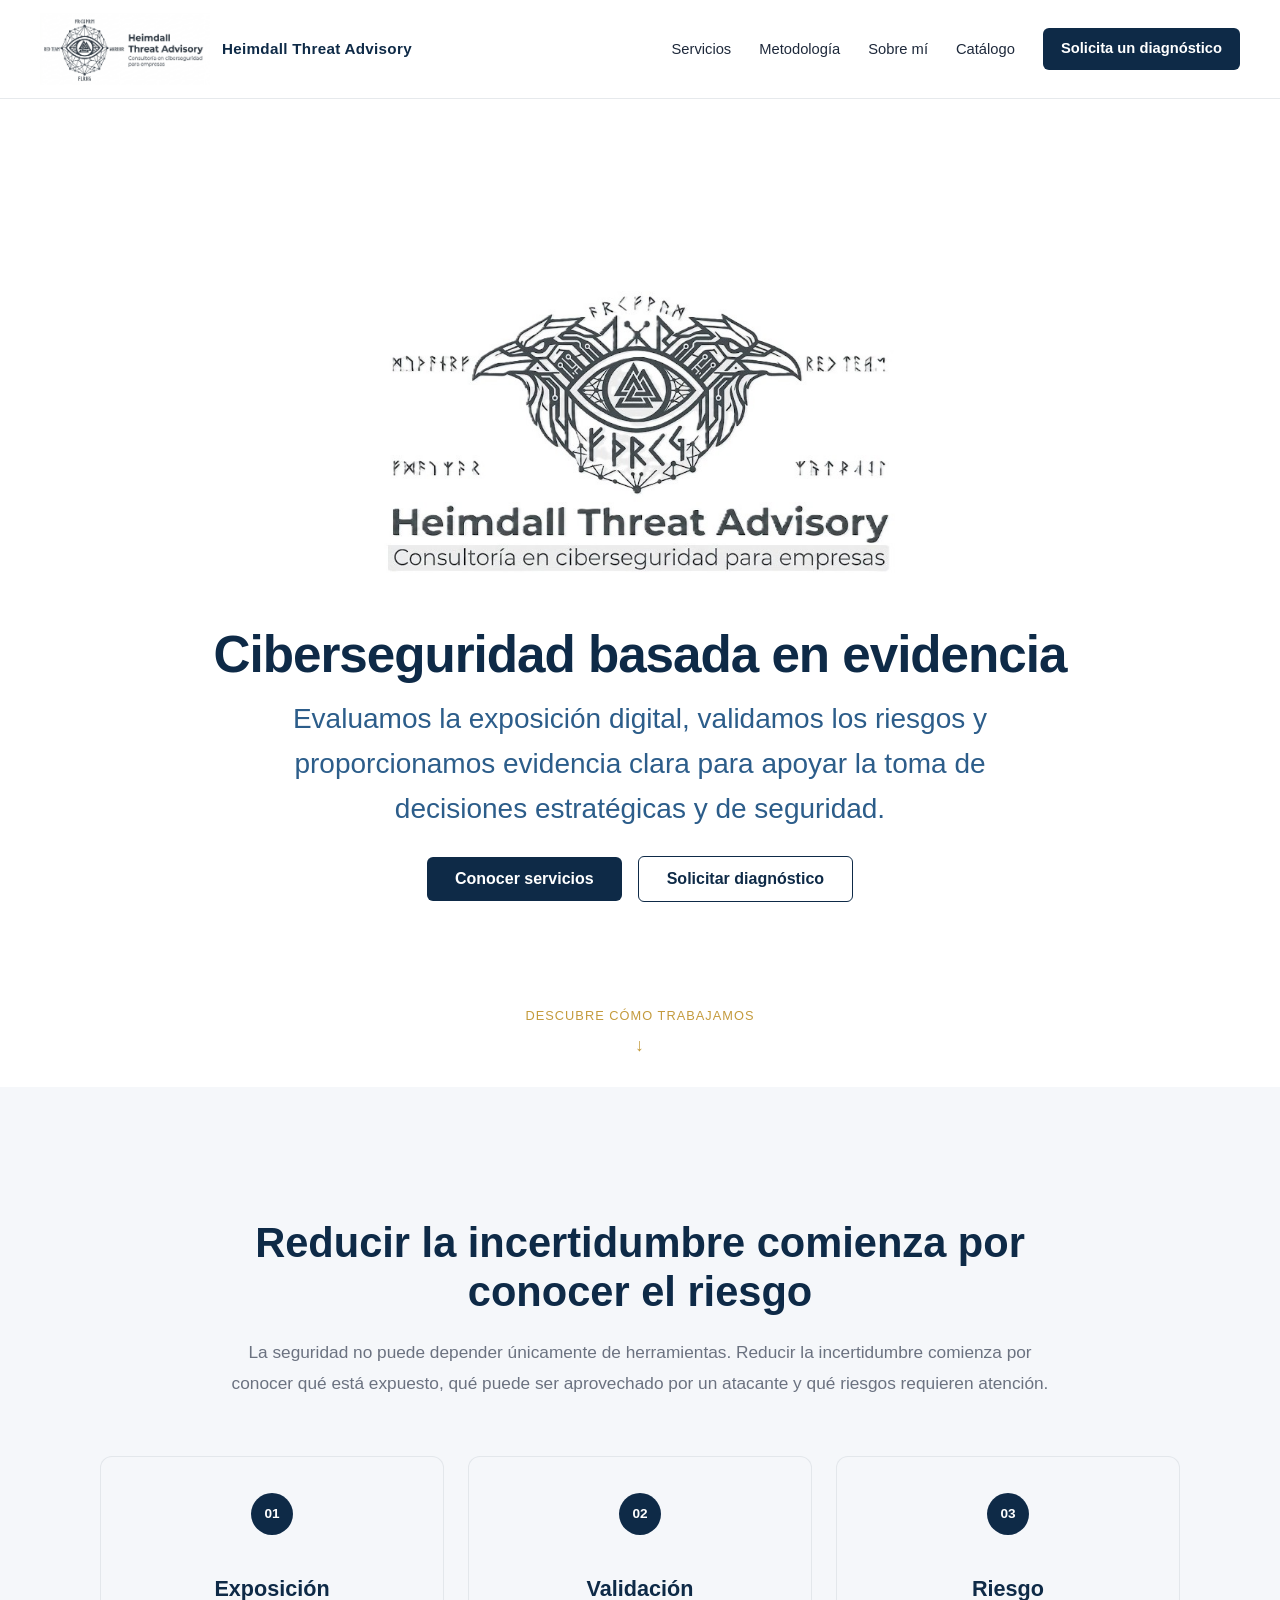
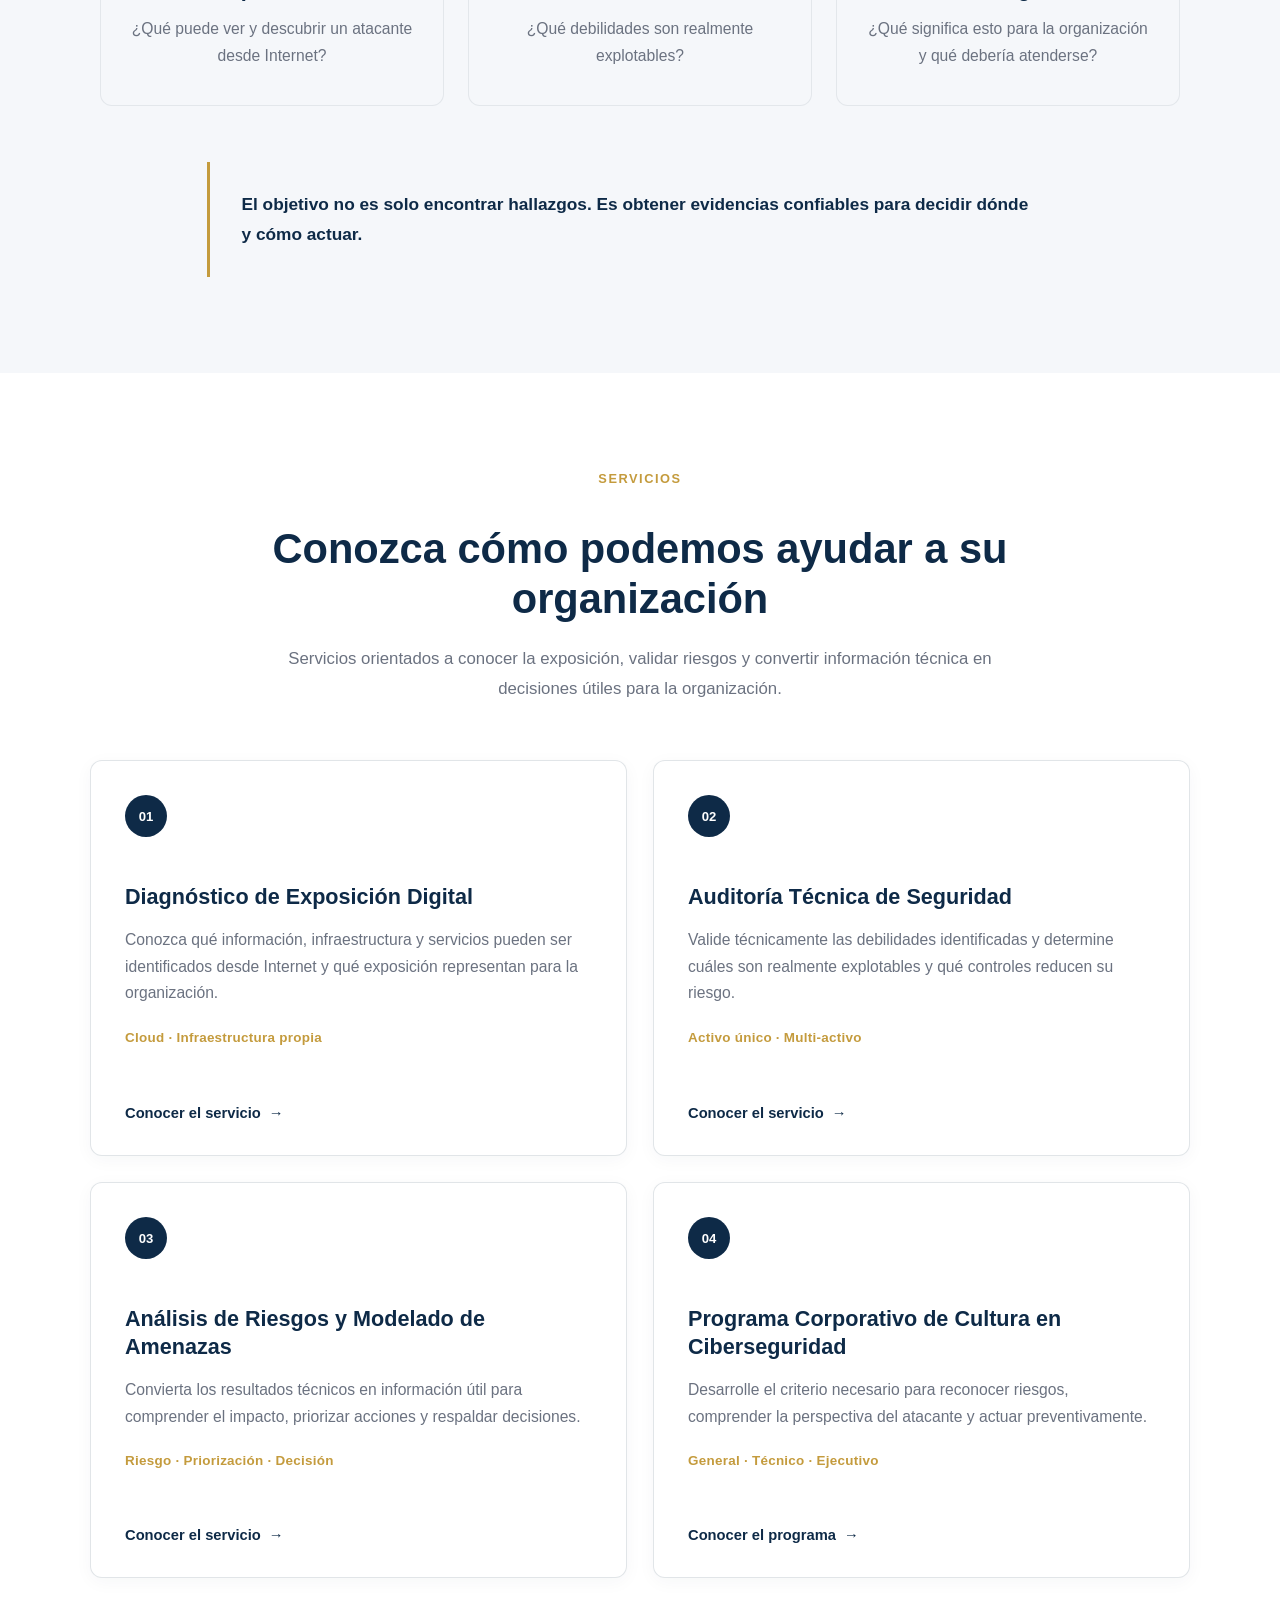
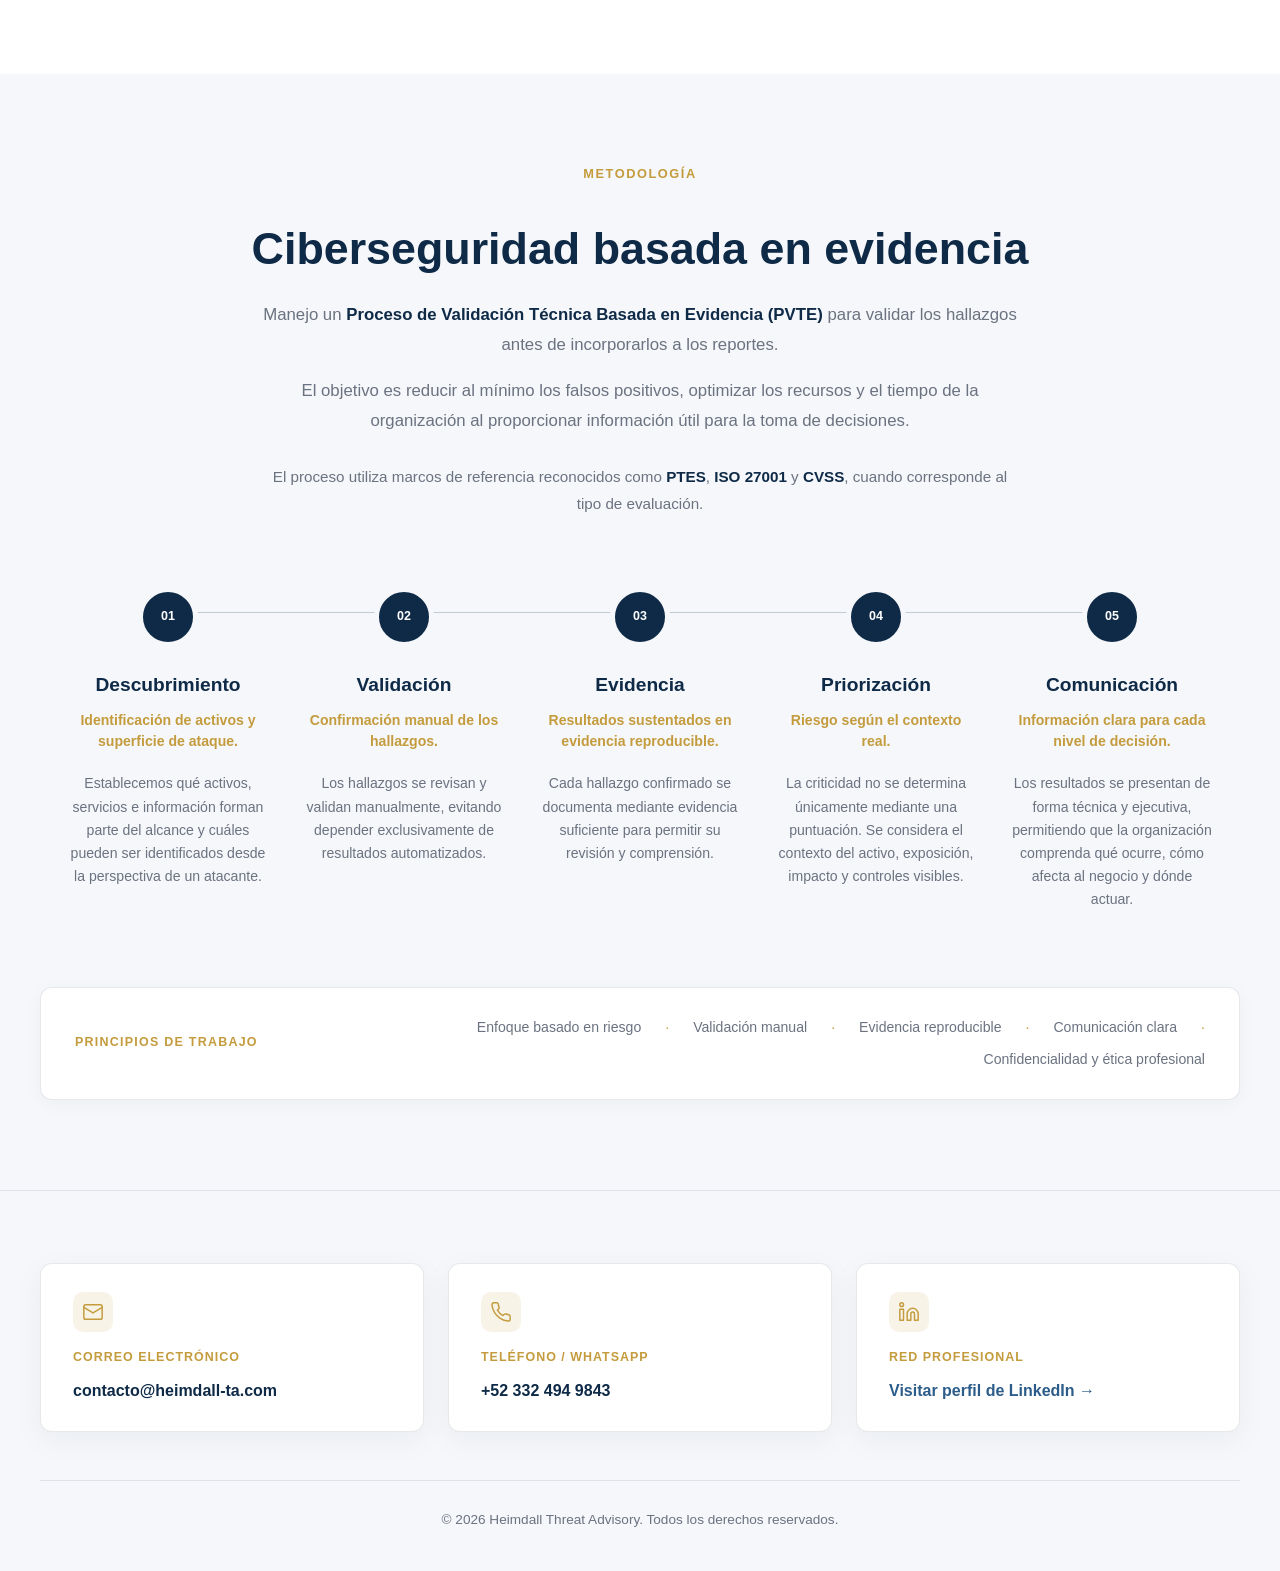
<file: index.html>
<!DOCTYPE html>
<html lang="es">

  <head>

    <meta charset="UTF-8">
    <meta name="viewport"
    content="width=device-width, initial-scale=1.0">
    
    <title>Ciberseguridad Empresarial y Gestión de Riesgos | Heimdall Threat Advisory</title>

    <meta
    name="description"
    content="Consultoría en ciberseguridad empresarial y gestión de riesgos: diagnóstico de exposición digital, auditoría técnica y análisis de riesgos.">

    <link rel="canonical" href="https://heimdall-ta.com/">
    <meta property="og:type" content="website">
    <meta property="og:site_name" content="Heimdall Threat Advisory">
    <meta property="og:title" content="Ciberseguridad Empresarial y Gestión de Riesgos | Heimdall Threat Advisory">
    <meta property="og:description" content="Consultoría en ciberseguridad empresarial y gestión de riesgos: diagnóstico de exposición digital, auditoría técnica y análisis de riesgos.">
    <meta property="og:url" content="https://heimdall-ta.com/">
    <meta property="og:image" content="https://heimdall-ta.com/img/logos/Logo_simp2B.png">
    <meta name="twitter:card" content="summary">
    <meta name="twitter:title" content="Ciberseguridad Empresarial y Gestión de Riesgos | Heimdall Threat Advisory">
    <meta name="twitter:description" content="Consultoría en ciberseguridad empresarial y gestión de riesgos: diagnóstico de exposición digital, auditoría técnica y análisis de riesgos.">
    <meta name="twitter:image" content="https://heimdall-ta.com/img/logos/Logo_simp2B.png">

    <script type="application/ld+json">
    {
      "@context": "https://schema.org",
      "@type": "ProfessionalService",
      "name": "Heimdall Threat Advisory",
      "description": "Consultoría en ciberseguridad empresarial y gestión de riesgos: diagnóstico de exposición digital, auditoría técnica y análisis de riesgos.",
      "url": "https://heimdall-ta.com/",
      "logo": "https://heimdall-ta.com/img/logos/Logo_simp2B.png",
      "email": "contacto@heimdall-ta.com",
      "telephone": "+523324949843",
      "founder": {
        "@type": "Person",
        "name": "José Ricardo Flores Martínez",
        "jobTitle": "Consultor en Ciberseguridad",
        "url": "https://heimdall-ta.com/servicios/about.html",
        "sameAs": "https://www.linkedin.com/in/josé-ricardo-flores-martínez-a51328347/"
      },
      "sameAs": [
        "https://www.linkedin.com/in/josé-ricardo-flores-martínez-a51328347/"
      ]
    }
    </script>

    <link rel="stylesheet" href="css/variables.css">
    <link rel="stylesheet" href="css/base.css">
    <link rel="stylesheet" href="css/layout.css">
    <link rel="stylesheet" href="css/components.css">
    <link rel="stylesheet" href="css/pages.min.css">
    <link rel="icon" type="image/png" href="img/logos/favicon.png">
 
  
  </head>
  
  <body>

    <header class="site-header">
      <nav class="navbar">
        <a href="index.html" class="nav-brand">

          <img
            src="img/logos/Logo_simp2B.png"
            alt="Heimdall Threat Advisory"
            >

          <span>Heimdall Threat Advisory</span>

        </a>

        <button
          class="nav-toggle"
          type="button"
          aria-label="Abrir menú"
          aria-expanded="false"
          aria-controls="main-navigation"
          >
          <span></span>
          <span></span>
          <span></span>
          
          </button>

        <ul class="nav-menu" id="main-navigation">

          <li>
            <a href="#servicios">Servicios</a>
          </li>
          
          <li>
            <a href="#metodologia">Metodología</a>
          </li>
                   
          <li>
            <a href="servicios/about.html#about">Sobre mí</a>
          </li>

          <li>
            <a href="catalogo.html">Catálogo</a>
          </li>

          
          <li>
            <a href="servicios/about.html#contacto" class="nav-cta">
              Solicita un diagnóstico
            </a>
          </li>
        </ul>
      </nav>
    </header>

<main>
  
    <section class="hero">
      <div class="container">
        <div class="hero-content">

          <img
            class="hero-logo"
            src="img/logos/Logo3.jpg"
            alt="Heimdall Threat Advisory"
            >

          <h1 class="hero-title">
            Ciberseguridad basada en evidencia
          </h1>

          <p class="hero-subtitle">
            Evaluamos la exposición digital, validamos los riesgos
            y proporcionamos evidencia clara para apoyar la toma de decisiones
            estratégicas y de seguridad.
          </p>

          <div class="hero-actions">
            <a
              href="#servicios"
              class="hero-button hero-button-primary"
              >
              Conocer servicios
              </a>

            <a
              href="servicios/about.html#contacto"
              class="hero-button hero-button-secondary"
              >
              Solicitar diagnóstico
              </a>

          </div>

        </div>

      </div>

      <div class="hero-scroll">
        Descubre cómo trabajamos
      </div>
                    
    </section> 
  
<!-- PROBLEMA -->
  <section
    class="section problem-section"
    id="problema"
    >

    <div class="container">
      <div class="problem-intro">
        <h2 class="problem-title">
          Reducir la incertidumbre comienza por conocer el riesgo
        </h2>

        <p>
          La seguridad no puede depender únicamente de herramientas.
          Reducir la incertidumbre comienza por conocer qué está expuesto,
          qué puede ser aprovechado por un atacante y 
          qué riesgos requieren atención.
        </p>
      </div>

      <div class="problem-grid">
        <article class="problem-card">
          <span class="problem-number">
            01
          </span>

          <h3>
            Exposición
          </h3>

          <p>
            ¿Qué puede ver y descubrir un atacante
            desde Internet?
          </p>

        </article>

        <article class="problem-card">
          <span class="problem-number">
            02
          </span>

          <h3>
            Validación
          </h3>

          <p>
            ¿Qué debilidades son realmente
            explotables?
          </p>
        </article>

        <article class="problem-card">

          <span class="problem-number">
            03
          </span>

          <h3>
            Riesgo
          </h3>

          <p>
            ¿Qué significa esto para la organización
            y qué debería atenderse?
          </p>

        </article>
      </div>

      <div class="problem-conclusion">
        El objetivo no es solo encontrar hallazgos.
        Es obtener evidencias confiables para decidir
        dónde y cómo actuar.
      </div>
    </div>

    
  </section>

  <!-- == SERVICIOS == -->

  <section
    class="section services-section"
    id="servicios"
>

    <div class="container">
        <div class="section-heading">

            <span class="section-eyebrow">
                SERVICIOS
            </span>

            <h2>
                Conozca cómo podemos ayudar a su organización
            </h2>

            <p>
                Servicios orientados a conocer la exposición,
                validar riesgos y convertir información técnica
                en decisiones útiles para la organización.
            </p>

        </div>


        <div class="services-grid">

            <!-- Servicio 01 -->
            <article class="service-card">
                <div class="service-card-number">
                    01
                </div>

                <div class="service-card-content">
                    <h3>
                        Diagnóstico de Exposición Digital
                    </h3>

                    <p>
                       Conozca qué información, infraestructura
                        y servicios pueden ser identificados
                        desde Internet y qué exposición representan
                        para la organización.
                    </p>

                    <span class="service-card-variants">
                        Cloud · Infraestructura propia
                    </span>
                </div>

                <a class="service-card-link"
                    href="servicios/analisis-exposicion.html">
                    Conocer el servicio
                    <span aria-hidden="true">→</span>
                </a>
            </article>

            <!-- Servicio 02 -->
            <article class="service-card">
                <div class="service-card-number">
                    02
                </div>

                <div class="service-card-content">
                    <h3>
                        Auditoría Técnica de Seguridad
                    </h3>

                    <p>
                        Valide técnicamente las debilidades
                        identificadas y determine cuáles son
                        realmente explotables y qué controles
                        reducen su riesgo.
                    </p>

                    <span class="service-card-variants">
                        Activo único · Multi-activo
                    </span>
                </div>

                <a class="service-card-link"
                    href="servicios/auditoria-tecnica.html">
                    Conocer el servicio
                    <span aria-hidden="true">→</span>
                </a>
            </article>


            <!-- Servicio 03 -->
            <article class="service-card">
                <div class="service-card-number">
                    03
                </div>

                <div class="service-card-content">
                    <h3>
                        Análisis de Riesgos y Modelado de Amenazas
                    </h3>

                    <p>
                        Convierta los resultados técnicos en
                        información útil para comprender el impacto,
                        priorizar acciones y respaldar decisiones.
                    </p>

                    <span class="service-card-variants">
                        Riesgo · Priorización · Decisión
                    </span>
                </div>

                <a class="service-card-link"
                    href="servicios/adr.html">
                    Conocer el servicio
                    <span aria-hidden="true">→</span>
                </a>
            </article>
 
            <!-- Servicio 04 -->
            <article class="service-card">
                <div class="service-card-number">
                    04
                </div>

                <div class="service-card-content">
                    <h3>
                        Programa Corporativo de Cultura
                        en Ciberseguridad
                    </h3>

                    <p>
                        Desarrolle el criterio necesario para
                        reconocer riesgos, comprender la perspectiva
                        del atacante y actuar preventivamente.
                    </p>

                    <span class="service-card-variants">
                        General · Técnico · Ejecutivo
                    </span>
                </div>

                <a class="service-card-link"
                    href="servicios/capacitacion.html">
                    Conocer el programa
                    <span aria-hidden="true">→</span>
                </a>

            </article>


        </div>

    </div>

</section>

  
<!-- == METODOLOGÍA == -->

<section class="methodology-section" id="metodologia">

    <div class="container">
        <div class="methodology-intro">
          
            <span class="section-eyebrow">
                METODOLOGÍA
            </span>

            <h2>
                Ciberseguridad basada en evidencia
            </h2>

            <p>
                Manejo un <strong>Proceso de Validación Técnica
                Basada en Evidencia (PVTE)</strong> para validar
                los hallazgos antes de incorporarlos a los
                reportes.
            </p>

            <p>
                El objetivo es reducir al mínimo los falsos
                positivos, optimizar los recursos y el tiempo
                de la organización al proporcionar información
                útil para la toma de decisiones.
            </p>

            <p class="methodology-frameworks">
                El proceso utiliza marcos de referencia reconocidos
                como <strong>PTES</strong>, <strong>ISO 27001</strong>
                y <strong>CVSS</strong>, cuando corresponde al tipo
                de evaluación.
            </p>
        </div>

        <!-- Proceso PVTE -->
        <div class="pvte-process">

            <!-- 01 -->
            <article class="pvte-step">
                <div class="pvte-step-marker">
                    <span>01</span>
                </div>

                <div class="pvte-step-content">
                    <h3>
                        Descubrimiento
                    </h3>
                    <p class="pvte-step-summary">
                        Identificación de activos y superficie de ataque.
                    </p>

                    <p>
                        Establecemos qué activos, servicios e información
                        forman parte del alcance y cuáles pueden ser
                        identificados desde la perspectiva de un atacante.
                    </p>
                </div>
            </article>

            <!-- 02 -->
            <article class="pvte-step">
                <div class="pvte-step-marker">
                    <span>02</span>
                </div>

                <div class="pvte-step-content">
                    <h3>
                        Validación
                    </h3>

                    <p class="pvte-step-summary">
                        Confirmación manual de los hallazgos.
                    </p>

                    <p>
                        Los hallazgos se revisan y validan manualmente,
                        evitando depender exclusivamente de resultados
                        automatizados.
                    </p>
                </div>
            </article>
          
            <!-- 03 -->
            <article class="pvte-step">
                <div class="pvte-step-marker">
                    <span>03</span>
                </div>

                <div class="pvte-step-content">
                    <h3>
                        Evidencia
                    </h3>

                    <p class="pvte-step-summary">
                        Resultados sustentados en evidencia reproducible.
                    </p>

                    <p>
                        Cada hallazgo confirmado se documenta mediante
                        evidencia suficiente para permitir su revisión
                        y comprensión.
                    </p>

                </div>
            </article>

            <!-- 04 -->
            <article class="pvte-step">
                <div class="pvte-step-marker">
                    <span>04</span>
                </div>

                <div class="pvte-step-content">
                    <h3>
                        Priorización
                    </h3>

                    <p class="pvte-step-summary">
                        Riesgo según el contexto real.
                    </p>

                    <p>
                        La criticidad no se determina únicamente mediante
                        una puntuación. Se considera el contexto del activo,
                        exposición, impacto y controles visibles.
                    </p>

                </div>
            </article>

            <!-- 05 -->
            <article class="pvte-step">
                <div class="pvte-step-marker">
                    <span>05</span>
                </div>

                <div class="pvte-step-content">
                    <h3>
                        Comunicación
                    </h3>

                    <p class="pvte-step-summary">
                        Información clara para cada nivel de decisión.
                    </p>

                    <p>
                        Los resultados se presentan de forma técnica y
                        ejecutiva, permitiendo que la organización comprenda
                        qué ocurre, cómo afecta al negocio y dónde actuar.
                    </p>

                </div>
            </article>

        </div>

        <!-- Principios -->

        <div class="methodology-principles">

            <div class="principles-heading">
                <span>
                    PRINCIPIOS DE TRABAJO
                </span>
            </div>

            <div class="principles-list">

                <span>Enfoque basado en riesgo</span>
                <span>Validación manual</span>
                <span>Evidencia reproducible</span>
                <span>Comunicación clara</span>
                <span>Confidencialidad y ética profesional</span>

            </div>

        </div>

    </div>

</section>
  
  
</main>

    <footer class="site-footer">
      <div class="container">

        <div class="footer-contact-info">

          <div class="contact-item">
            <span class="contact-icon" aria-hidden="true">
              <svg xmlns="http://www.w3.org/2000/svg" viewBox="0 0 24 24" fill="none" stroke="currentColor" stroke-width="1.6" stroke-linecap="round" stroke-linejoin="round">
                <rect x="2" y="4" width="20" height="16" rx="2"></rect>
                <path d="m22 7-10 6L2 7"></path>
              </svg>
            </span>

            <span class="contact-label">Correo electrónico</span>

            <a href="mailto:contacto@heimdall-ta.com">
              contacto@heimdall-ta.com
            </a>
          </div>

          <div class="contact-item">
            <span class="contact-icon" aria-hidden="true">
              <svg xmlns="http://www.w3.org/2000/svg" viewBox="0 0 24 24" fill="none" stroke="currentColor" stroke-width="1.6" stroke-linecap="round" stroke-linejoin="round">
                <path d="M22 16.92v3a2 2 0 0 1-2.18 2 19.79 19.79 0 0 1-8.63-3.07 19.5 19.5 0 0 1-6-6 19.79 19.79 0 0 1-3.07-8.67A2 2 0 0 1 4.11 2h3a2 2 0 0 1 2 1.72 12.84 12.84 0 0 0 .7 2.81 2 2 0 0 1-.45 2.11L8.09 9.91a16 16 0 0 0 6 6l1.27-1.27a2 2 0 0 1 2.11-.45 12.84 12.84 0 0 0 2.81.7A2 2 0 0 1 22 16.92z"></path>
              </svg>
            </span>

            <span class="contact-label">Teléfono / WhatsApp</span>

            <a href="tel:+523324949843">
              +52 332 494 9843
            </a>
          </div>

          <div class="contact-item">
            <span class="contact-icon" aria-hidden="true">
              <svg xmlns="http://www.w3.org/2000/svg" viewBox="0 0 24 24" fill="none" stroke="currentColor" stroke-width="1.6" stroke-linecap="round" stroke-linejoin="round">
                <path d="M16 8a6 6 0 0 1 6 6v7h-4v-7a2 2 0 0 0-2-2 2 2 0 0 0-2 2v7h-4v-7a6 6 0 0 1 6-6z"></path>
                <rect x="2" y="9" width="4" height="12"></rect>
                <circle cx="4" cy="4" r="2"></circle>
              </svg>
            </span>

            <span class="contact-label">
              Red profesional
            </span>

            <a  href="https://www.linkedin.com/in/josé-ricardo-flores-martínez-a51328347/"
                target="_blank"
                rel="noopener noreferrer"
                class="text-link">
              Visitar perfil de LinkedIn →
            </a>
          </div>

        </div>

        <div class="footer-copyright">
          © 2026 Heimdall Threat Advisory. Todos los derechos reservados.
        </div>

      </div>

    </footer>

    <script src="js/main.js"></script>
    
  </body>
  
</html>
</file>
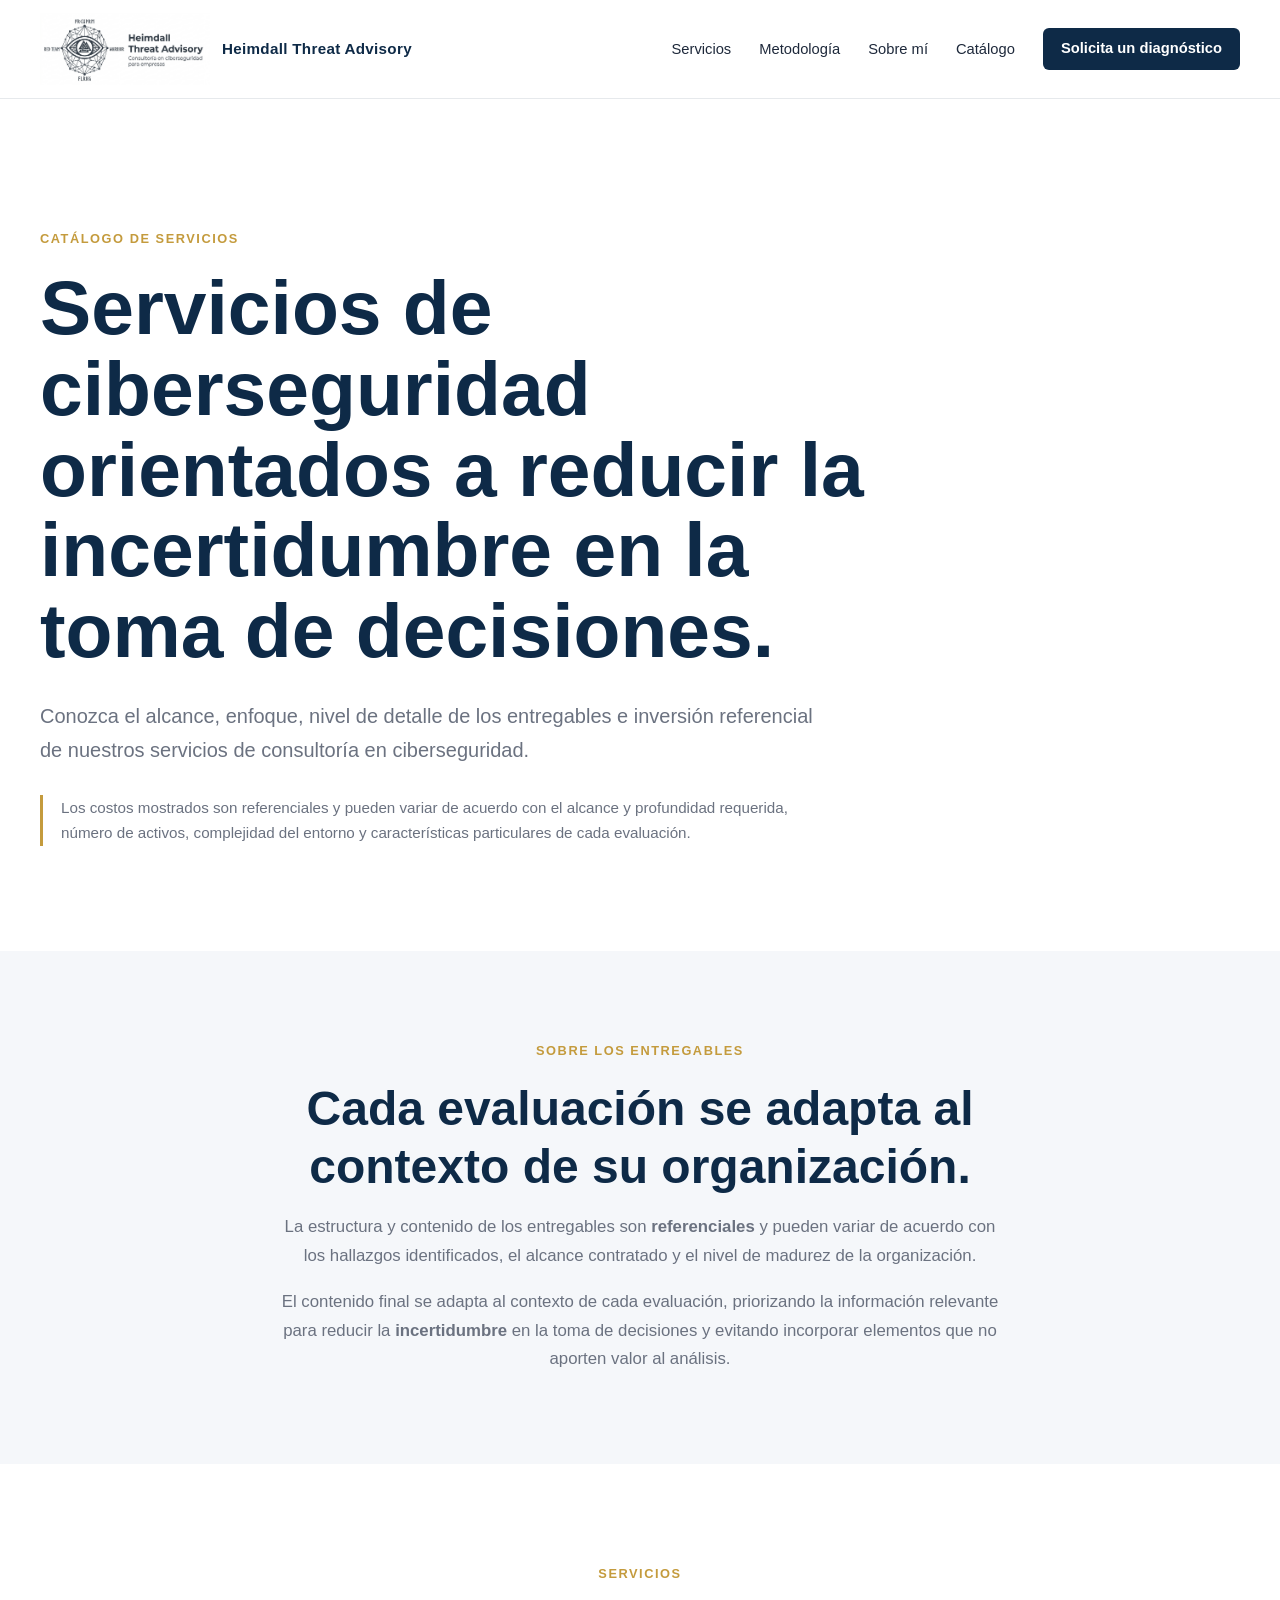
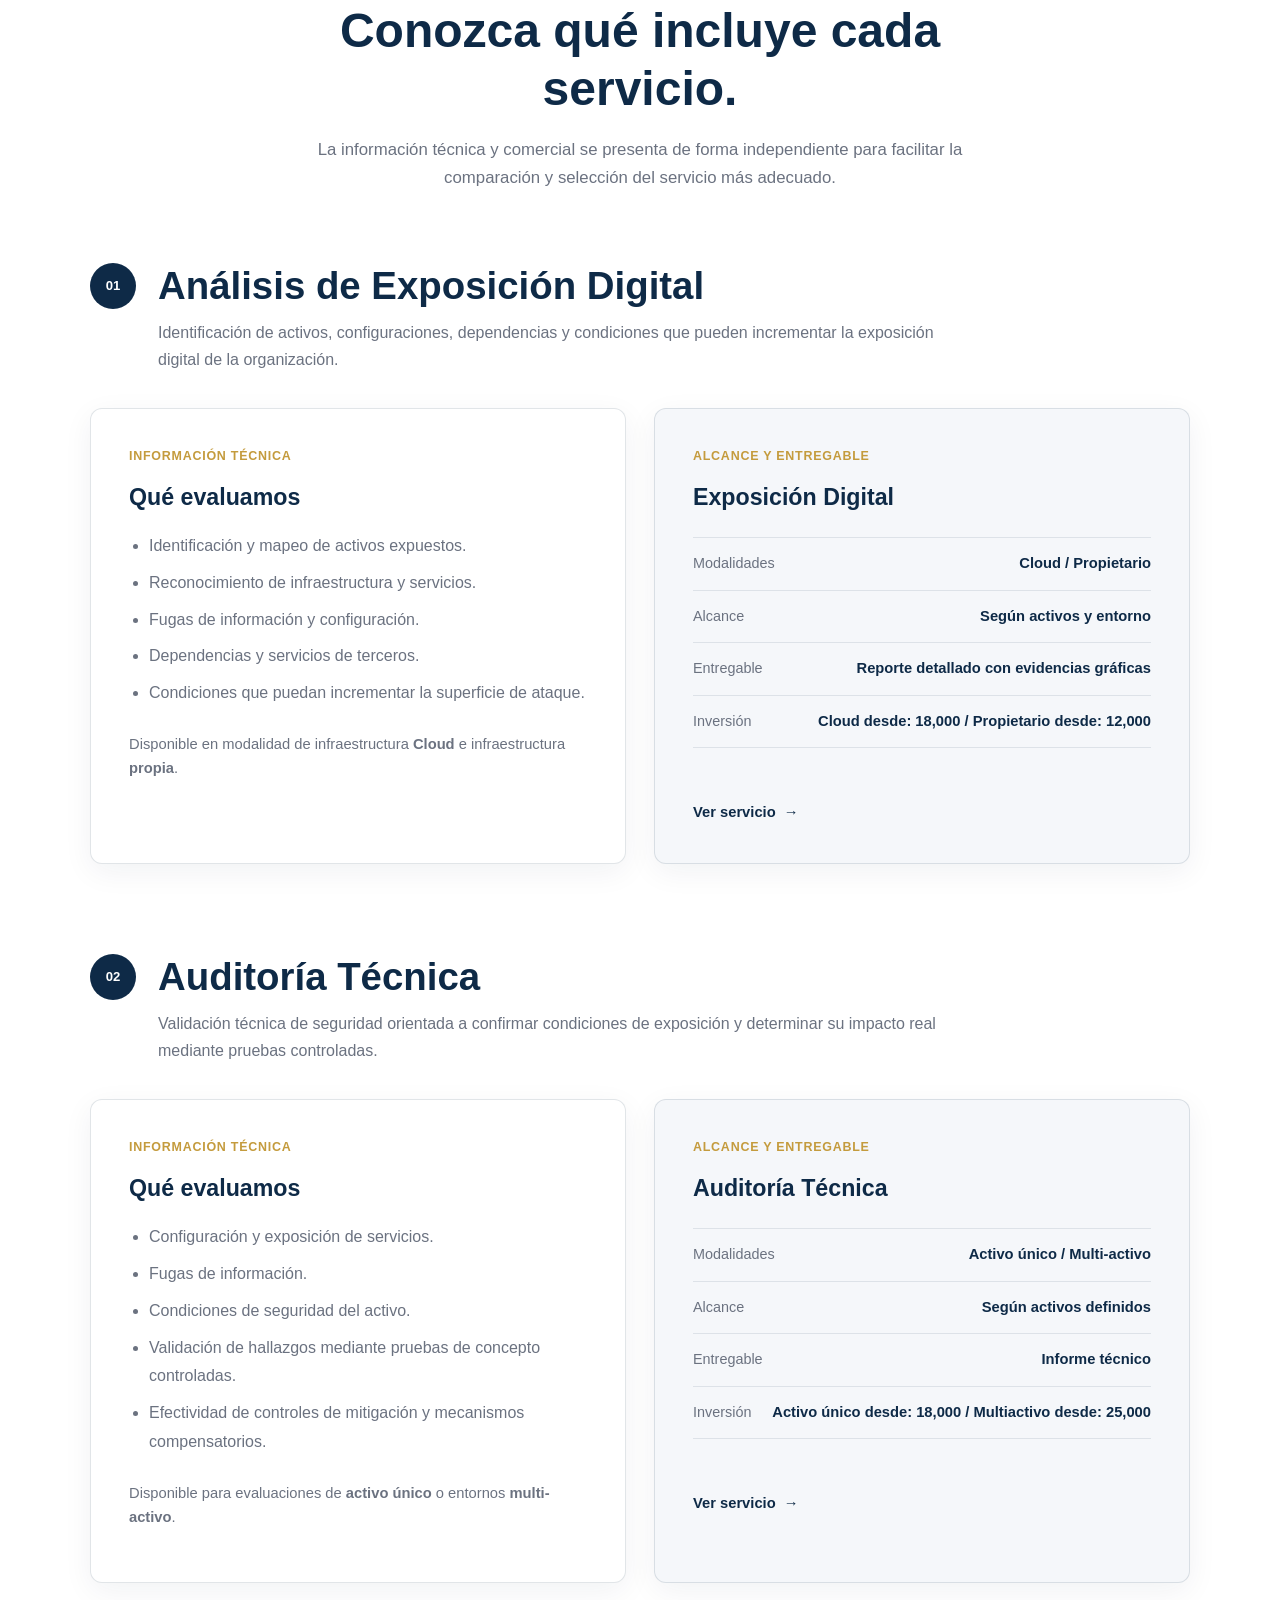
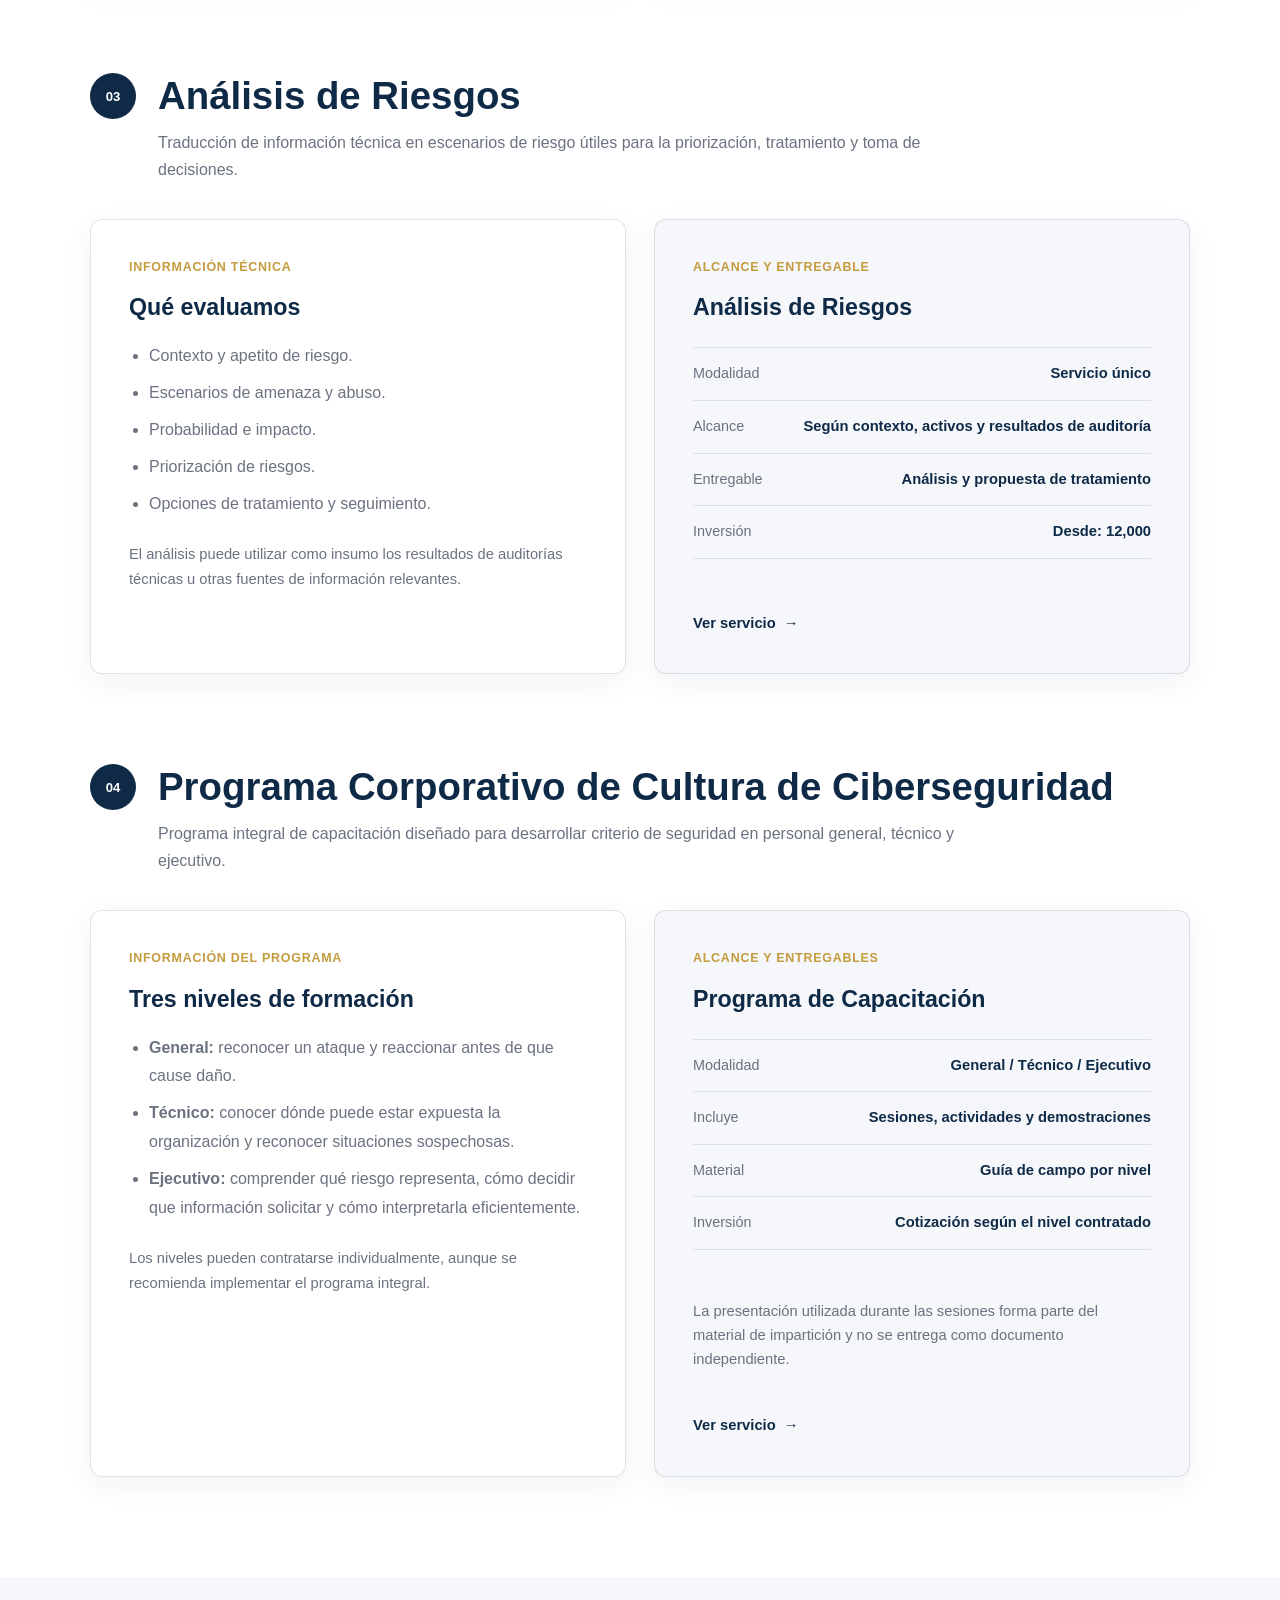
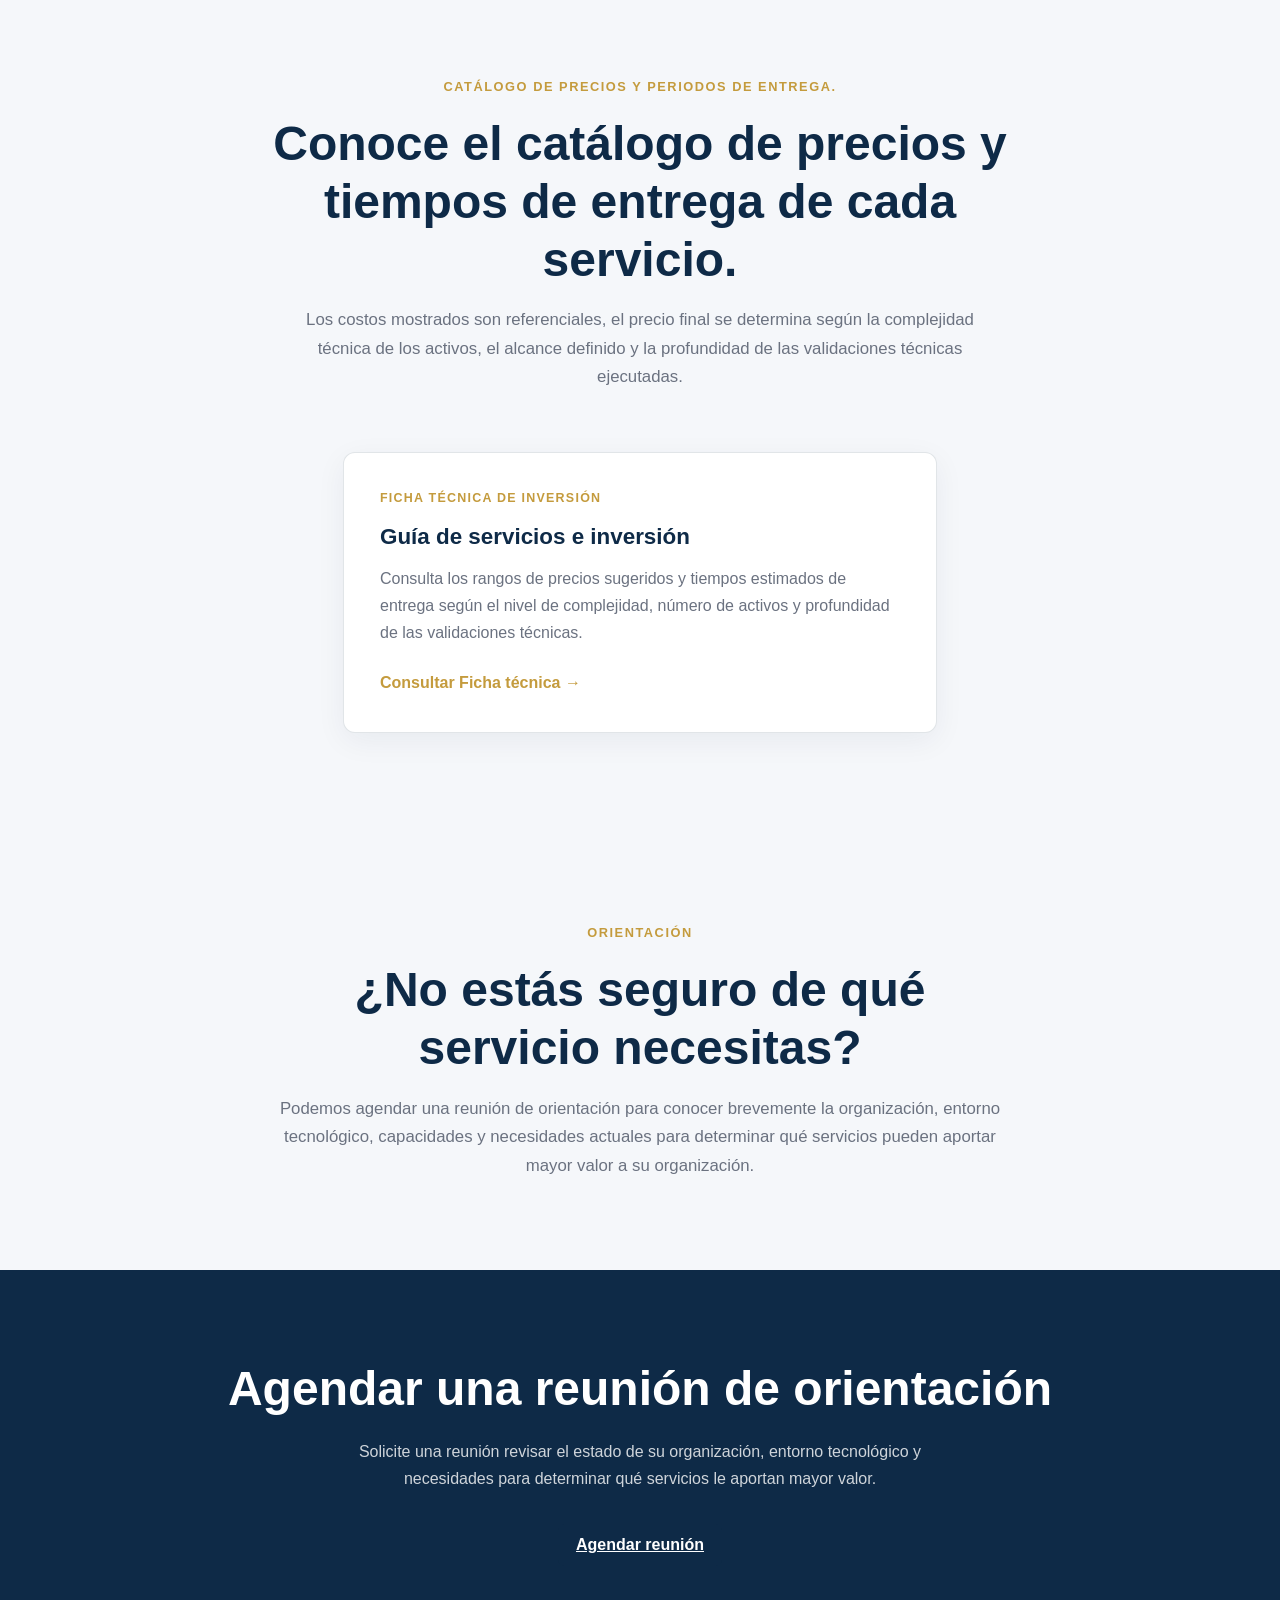
<file: catalogo.html>
<!DOCTYPE html>
<html lang="es">

  <head>

    <meta charset="UTF-8">
    <meta name="viewport"
    content="width=device-width, initial-scale=1.0">
    
    <title>Catálogo de Servicios de Ciberseguridad | Heimdall Threat Advisory</title>

    <meta
    name="description"
    content="Conozca el alcance, enfoque, nivel de detalle de los entregables e inversión referencial de nuestros servicios de consultoría en ciberseguridad.">

    <link rel="canonical" href="https://heimdall-ta.com/catalogo.html">
    <meta property="og:type" content="website">
    <meta property="og:site_name" content="Heimdall Threat Advisory">
    <meta property="og:title" content="Catálogo de Servicios de Ciberseguridad | Heimdall Threat Advisory">
    <meta property="og:description" content="Conozca el alcance, enfoque, nivel de detalle de los entregables e inversión referencial de nuestros servicios de consultoría en ciberseguridad.">
    <meta property="og:url" content="https://heimdall-ta.com/catalogo.html">
    <meta property="og:image" content="https://heimdall-ta.com/img/logos/Logo_simp2B.png">
    <meta name="twitter:card" content="summary">
    <meta name="twitter:title" content="Catálogo de Servicios de Ciberseguridad | Heimdall Threat Advisory">
    <meta name="twitter:description" content="Conozca el alcance, enfoque, nivel de detalle de los entregables e inversión referencial de nuestros servicios de consultoría en ciberseguridad.">
    <meta name="twitter:image" content="https://heimdall-ta.com/img/logos/Logo_simp2B.png">

    <script type="application/ld+json">
    {
      "@context": "https://schema.org",
      "@type": "BreadcrumbList",
      "itemListElement": [
        {
          "@type": "ListItem",
          "position": 1,
          "name": "Inicio",
          "item": "https://heimdall-ta.com/"
        },
        {
          "@type": "ListItem",
          "position": 2,
          "name": "Catálogo de Servicios",
          "item": "https://heimdall-ta.com/catalogo.html"
        }
      ]
    }
    </script>

    <script type="application/ld+json">
    {
      "@context": "https://schema.org",
      "@type": "OfferCatalog",
      "name": "Catálogo de Servicios de Ciberseguridad",
      "url": "https://heimdall-ta.com/catalogo.html",
      "itemListElement": [
        {
          "@type": "Offer",
          "itemOffered": {
            "@type": "Service",
            "name": "Análisis de Exposición Digital y Superficie de Riesgo",
            "url": "https://heimdall-ta.com/servicios/analisis-exposicion.html"
          }
        },
        {
          "@type": "Offer",
          "itemOffered": {
            "@type": "Service",
            "name": "Auditoría Técnica de Seguridad",
            "url": "https://heimdall-ta.com/servicios/auditoria-tecnica.html"
          }
        },
        {
          "@type": "Offer",
          "itemOffered": {
            "@type": "Service",
            "name": "Análisis de Riesgos y Modelado de Amenazas",
            "url": "https://heimdall-ta.com/servicios/adr.html"
          }
        },
        {
          "@type": "Offer",
          "itemOffered": {
            "@type": "Service",
            "name": "Programa Corporativo de Cultura de Ciberseguridad",
            "url": "https://heimdall-ta.com/servicios/capacitacion.html"
          }
        }
      ]
    }
    </script>

    <link rel="stylesheet" href="css/variables.css">
    <link rel="stylesheet" href="css/base.css">
    <link rel="stylesheet" href="css/layout.css">
    <link rel="stylesheet" href="css/components.css">
    <link rel="stylesheet" href="css/pages.min.css">
    <link rel="stylesheet" href="css/service-audit.css">
    <link rel="stylesheet" href="css/catalogo.css">
    <link rel="icon" type="image/png" href="img/logos/favicon.png">
 
  
  </head>
  
  <body>

    <header class="site-header">
      <nav class="navbar">
        <a href="index.html" class="nav-brand">

          <img
            src="img/logos/Logo_simp2B.png"
            alt="Heimdall Threat Advisory"
            >

          <span>Heimdall Threat Advisory</span>

        </a>

        <button
          class="nav-toggle"
          type="button"
          aria-label="Abrir menú"
          aria-expanded="false"
          aria-controls="main-navigation"
          >
          <span></span>
          <span></span>
          <span></span>
          
          </button>

        <ul class="nav-menu" id="main-navigation">

          <li>
            <a href="index.html#servicios">Servicios</a>
          </li>
          
          <li>
            <a href="index.html#metodologia">Metodología</a>
          </li>
          
          <li>
            <a href="servicios/about.html#about">Sobre mí</a>
          </li>
          
          <li>
            <a href="catalogo.html">Catálogo</a>
          </li>
          
          <li>
            <a href="servicios/about.html#contacto" class="nav-cta">
              Solicita un diagnóstico
            </a>
          </li>
        </ul>
      </nav>
    </header>

    <main>

    <!-- == HERO == -->

    <section class="catalog-hero">
        <div class="container">

            <span class="section-eyebrow">
                Catálogo de servicios
            </span>

            <h1>
                Servicios de ciberseguridad orientados a reducir la 
                incertidumbre en la toma de decisiones.
            </h1>

            <p class="catalog-hero-lead">
                Conozca el alcance, enfoque, nivel de detalle de los 
                entregables e inversión referencial de nuestros servicios 
                de consultoría en ciberseguridad.
            </p>

            <p class="catalog-price-note">
                Los costos mostrados son referenciales y pueden variar de
                acuerdo con el alcance y profundidad requerida, número de
                activos, complejidad del entorno y características particulares
                de cada evaluación.
            </p>

        </div>
    </section>

    <!-- == REFERENCIA SOBRE ENTREGABLES == -->
    <section class="catalog-reference">
        <div class="container">
            <div class="section-heading">

                <span class="section-eyebrow">
                    Sobre los entregables
                </span>

                <h2>
                    Cada evaluación se adapta al contexto de su organización.
                </h2>

                <p>
                    La estructura y contenido de los entregables son
                    <strong>referenciales</strong> y pueden variar de acuerdo con los hallazgos
                    identificados, el alcance contratado y el nivel de madurez
                    de la organización.
                </p>

                <p>
                    El contenido final se adapta al contexto de cada
                    evaluación, priorizando la información relevante para reducir 
                    la <strong>incertidumbre</strong> en la toma de decisiones y evitando incorporar 
                    elementos que no aporten valor al análisis.
                </p>

            </div>
        </div>
    </section>

    <!-- == CATÁLOGO DE SERVICIOS == -->
    <section class="catalog-services">
        <div class="container">
            <div class="section-heading">

                <span class="section-eyebrow">
                    Servicios
                </span>

                <h2>
                    Conozca qué incluye cada servicio.
                </h2>

                <p>
                    La información técnica y comercial se presenta de forma
                    independiente para facilitar la comparación y selección
                    del servicio más adecuado.
                </p>

            </div>

            <!-- == SERVICIO 01 == -->
            <article class="catalog-service">
                <div class="catalog-service-header">

                    <span class="catalog-service-number">
                        01
                    </span>

                    <div>
                        <h3>
                            Análisis de Exposición Digital
                        </h3>

                        <p>
                            Identificación de activos, configuraciones,
                            dependencias y condiciones que pueden incrementar
                            la exposición digital de la organización.
                        </p>
                    </div>
                  
                </div>

                <div class="catalog-cards">
                    <!-- TARJETA TÉCNICA S1-->
                    <div class="catalog-card catalog-card-technical">

                        <span class="catalog-card-label">
                            Información técnica
                        </span>

                        <h4>
                            Qué evaluamos
                        </h4>

                        <ul>
                            <li>Identificación y mapeo de activos expuestos.</li>
                            <li>Reconocimiento de infraestructura y servicios.</li>
                            <li>Fugas de información y configuración.</li>
                            <li>Dependencias y servicios de terceros.</li>
                            <li>Condiciones que puedan incrementar la
                                superficie de ataque.</li>
                        </ul>

                        <p class="catalog-card-note">
                            Disponible en modalidad de infraestructura <strong>Cloud</strong>
                            e infraestructura <strong>propia</strong>.
                        </p>
                    </div>

                    <!-- TARJETA COMERCIAL S1-->
                    <div class="catalog-card catalog-card-commercial">

                        <span class="catalog-card-label">
                            Alcance y entregable
                        </span>

                        <h4>
                            Exposición Digital
                        </h4>

                        <div class="catalog-data">

                            <div>
                                <span>Modalidades</span>
                                <strong>Cloud / Propietario</strong>
                            </div>

                            <div>
                                <span>Alcance</span>
                                <strong>Según activos y entorno</strong>
                            </div>

                            <div>
                                <span>Entregable</span>
                                <strong>Reporte detallado con evidencias gráficas</strong>
                            </div>

                            <div>
                                <span>Inversión</span>
                                <strong>Cloud desde: 18,000 / Propietario desde: 12,000</strong>
                            </div>

                        </div>

                        <a class="service-card-link" 
                          href="servicios/analisis-exposicion.html">
                          Ver servicio
                          <span aria-hidden="true">→</span>
                        </a>

                    </div>

                </div>
            </article>

            <!-- == SERVICIO 02 == -->

            <article class="catalog-service">
                <div class="catalog-service-header">

                    <span class="catalog-service-number">
                        02
                    </span>

                    <div>
                        <h3>
                            Auditoría Técnica
                        </h3>

                        <p>
                            Validación técnica de seguridad orientada a
                            confirmar condiciones de exposición y determinar
                            su impacto real mediante pruebas controladas.
                        </p>
                    </div>

                </div>

                <div class="catalog-cards">

                    <!-- TARJETA TÉCNICA S2-->
                    <div class="catalog-card catalog-card-technical">

                        <span class="catalog-card-label">
                            Información técnica
                        </span>

                        <h4>
                            Qué evaluamos
                        </h4>

                        <ul>
                            <li>Configuración y exposición de servicios.</li>
                            <li>Fugas de información.</li>
                            <li>Condiciones de seguridad del activo.</li>
                            <li>Validación de hallazgos mediante pruebas de
                                concepto controladas.</li>
                            <li>Efectividad de controles de mitigación y
                                mecanismos compensatorios.</li>
                        </ul>

                        <p class="catalog-card-note">
                            Disponible para evaluaciones de <strong>activo único</strong> o
                            entornos <strong>multi-activo</strong>.
                        </p>
                    </div>

                    <!-- TARJETA COMERCIAL S2-->
                    <div class="catalog-card catalog-card-commercial">

                        <span class="catalog-card-label">
                            Alcance y entregable
                        </span>

                        <h4>
                            Auditoría Técnica
                        </h4>

                        <div class="catalog-data">

                            <div>
                                <span>Modalidades</span>
                                <strong>Activo único / Multi-activo</strong>
                            </div>

                            <div>
                                <span>Alcance</span>
                                <strong>Según activos definidos</strong>
                            </div>

                            <div>
                                <span>Entregable</span>
                                <strong>Informe técnico</strong>
                            </div>

                            <div>
                                <span>Inversión</span>
                                <strong>Activo único desde: 18,000 / Multiactivo desde: 25,000</strong>
                            </div>

                        </div>

                        <a class="service-card-link"
                           href="servicios/auditoria-tecnica.html">
                           Ver servicio
                           <span aria-hidden="true">→</span>
                        </a>

                    </div>

                </div>
            </article>

            <!-- == SERVICIO 03 == -->
            <article class="catalog-service">
                <div class="catalog-service-header">

                    <span class="catalog-service-number">
                        03
                    </span>

                    <div>
                        <h3>
                            Análisis de Riesgos
                        </h3>

                        <p>
                            Traducción de información técnica en escenarios de
                            riesgo útiles para la priorización, tratamiento y
                            toma de decisiones.
                        </p>
                    </div>

                </div>

                <div class="catalog-cards">

                    <!-- TARJETA TÉCNICA S3 -->
                    <div class="catalog-card catalog-card-technical">

                        <span class="catalog-card-label">
                            Información técnica
                        </span>

                        <h4>
                            Qué evaluamos
                        </h4>

                        <ul>
                            <li>Contexto y apetito de riesgo.</li>
                            <li>Escenarios de amenaza y abuso.</li>
                            <li>Probabilidad e impacto.</li>
                            <li>Priorización de riesgos.</li>
                            <li>Opciones de tratamiento y seguimiento.</li>
                        </ul>

                        <p class="catalog-card-note">
                            El análisis puede utilizar como insumo los
                            resultados de auditorías técnicas u otras fuentes
                            de información relevantes.
                        </p>
                    </div>

                    <!-- TARJETA COMERCIAL S3 -->
                    <div class="catalog-card catalog-card-commercial">

                        <span class="catalog-card-label">
                            Alcance y entregable
                        </span>

                        <h4>
                            Análisis de Riesgos
                        </h4>

                        <div class="catalog-data">

                            <div>
                                <span>Modalidad</span>
                                <strong>Servicio único</strong>
                            </div>

                            <div>
                                <span>Alcance</span>
                                <strong>Según contexto, activos y resultados de auditoría</strong>
                            </div>

                            <div>
                                <span>Entregable</span>
                                <strong>Análisis y propuesta de tratamiento</strong>
                            </div>

                            <div>
                                <span>Inversión</span>
                                <strong>Desde: 12,000</strong>
                            </div>

                        </div>

                        <a class="service-card-link"
                           href="servicios/adr.html">
                           Ver servicio
                          <span aria-hidden="true">→</span>
                        </a>

                    </div>

                </div>
            </article>

            <!-- == SERVICIO 04 == -->
            <article class="catalog-service">
                <div class="catalog-service-header">

                    <span class="catalog-service-number">
                        04
                    </span>

                    <div>
                        <h3>
                            Programa Corporativo de Cultura de Ciberseguridad
                        </h3>

                        <p>
                            Programa integral de capacitación diseñado para
                            desarrollar criterio de seguridad en personal
                            general, técnico y ejecutivo.
                        </p>
                    </div>

                </div>


                <div class="catalog-cards">

                    <!-- TARJETA TÉCNICA S4 -->

                    <div class="catalog-card catalog-card-technical">

                        <span class="catalog-card-label">
                            Información del programa
                        </span>

                        <h4>
                            Tres niveles de formación
                        </h4>

                        <ul>
                            <li><strong>General:</strong> reconocer un ataque
                                y reaccionar antes de que cause daño.</li>
                            <li><strong>Técnico:</strong> conocer dónde puede
                                estar expuesta la organización y reconocer
                                situaciones sospechosas.</li>
                            <li><strong>Ejecutivo:</strong> comprender qué
                                riesgo representa, cómo decidir que información solicitar
                                y cómo interpretarla eficientemente.</li>
                        </ul>

                        <p class="catalog-card-note">
                            Los niveles pueden contratarse individualmente,
                            aunque se recomienda implementar el programa
                            integral.
                        </p>

                    </div>

                    <!-- TARJETA COMERCIAL S4 -->
                    <div class="catalog-card catalog-card-commercial">

                        <span class="catalog-card-label">
                            Alcance y entregables
                        </span>

                        <h4>
                            Programa de Capacitación
                        </h4>

                        <div class="catalog-data">

                            <div>
                                <span>Modalidad</span>
                                <strong>General / Técnico / Ejecutivo</strong>
                            </div>

                            <div>
                                <span>Incluye</span>
                                <strong>Sesiones, actividades y demostraciones</strong>
                            </div>

                            <div>
                                <span>Material</span>
                                <strong>Guía de campo por nivel</strong>
                            </div>

                            <div>
                                <span>Inversión</span>
                                <strong>Cotización según el nivel contratado</strong>
                            </div>

                        </div>

                        <p class="catalog-card-note">
                            La presentación utilizada durante las sesiones
                            forma parte del material de impartición y no se
                            entrega como documento independiente.
                        </p>

                        <a class="service-card-link"
                           href="servicios/capacitacion.html">
                           Ver servicio
                          <span aria-hidden="true">→</span>
                        </a>

                    </div>

                </div>
            </article>

        </div>
    </section>

 <!-- ==DOCUMENTACIÓN== -->
        <section class="audit-documents">
            <div class="container">
                <div class="section-heading">

                    <span class="section-eyebrow">
                        Catálogo de precios y periodos de entrega.
                    </span>

                    <h2>
                        Conoce el catálogo de precios y tiempos de entrega 
                        de cada servicio.
                    </h2>

                    <p>
                        Los costos mostrados son referenciales, el precio final 
                        se determina según la complejidad técnica de los activos, 
                        el alcance definido y la profundidad de las validaciones 
                        técnicas ejecutadas.
                    </p>

                </div>

                <div class="audit-documents-grid single-document">

                    <!-- CATALOGO DE PRECIOS Y TABLA DE TIEMPOS -->
                    <article class="audit-document-card">

                        <span class="audit-document-label">
                            Ficha técnica de inversión
                        </span>

                        <h3>
                            Guía de servicios e inversión
                        </h3>

                        <p>
                            Consulta los rangos de precios sugeridos y tiempos 
                            estimados de entrega según el nivel de complejidad, 
                            número de activos y profundidad de las validaciones 
                            técnicas.
                        </p>

                        <a href="docs/CATALOGO.pdf"
                           target="_blank"
                           rel="noopener noreferrer"
                            class="text-link">
                            Consultar Ficha técnica →
                        </a>

                    </article>
                </div>

            </div>
        </section>
      
      <!-- == ORIENTACIÓN == -->
    <section class="catalog-orientation">
        <div class="container">
            <div class="section-heading">

                <span class="section-eyebrow">
                    Orientación
                </span>

                <h2>
                    ¿No estás seguro de qué servicio necesitas?
                </h2>

                <p>
                    Podemos agendar una reunión de orientación para conocer
                    brevemente la organización, entorno tecnológico, capacidades y
                    necesidades actuales para determinar qué servicios pueden
                    aportar mayor valor a su organización.
                </p>

            </div>

        </div>
    </section>

    <!-- == CTA == -->
    <section class="service-cta">
        <div class="container">

            <h2>
                Agendar una reunión de orientación
            </h2>

            <p>
                Solicite una reunión revisar el estado de su organización, entorno
                tecnológico y necesidades para determinar qué servicios 
                le aportan mayor valor.
            </p>

            <a href="servicios/about.html#contacto"
               class="nav-cta">
                Agendar reunión
            </a>

        </div>
    </section>

</main>

<footer>
  
</footer>

    <script src="js/main.js"></script>

</body>
  
</html>
</file>
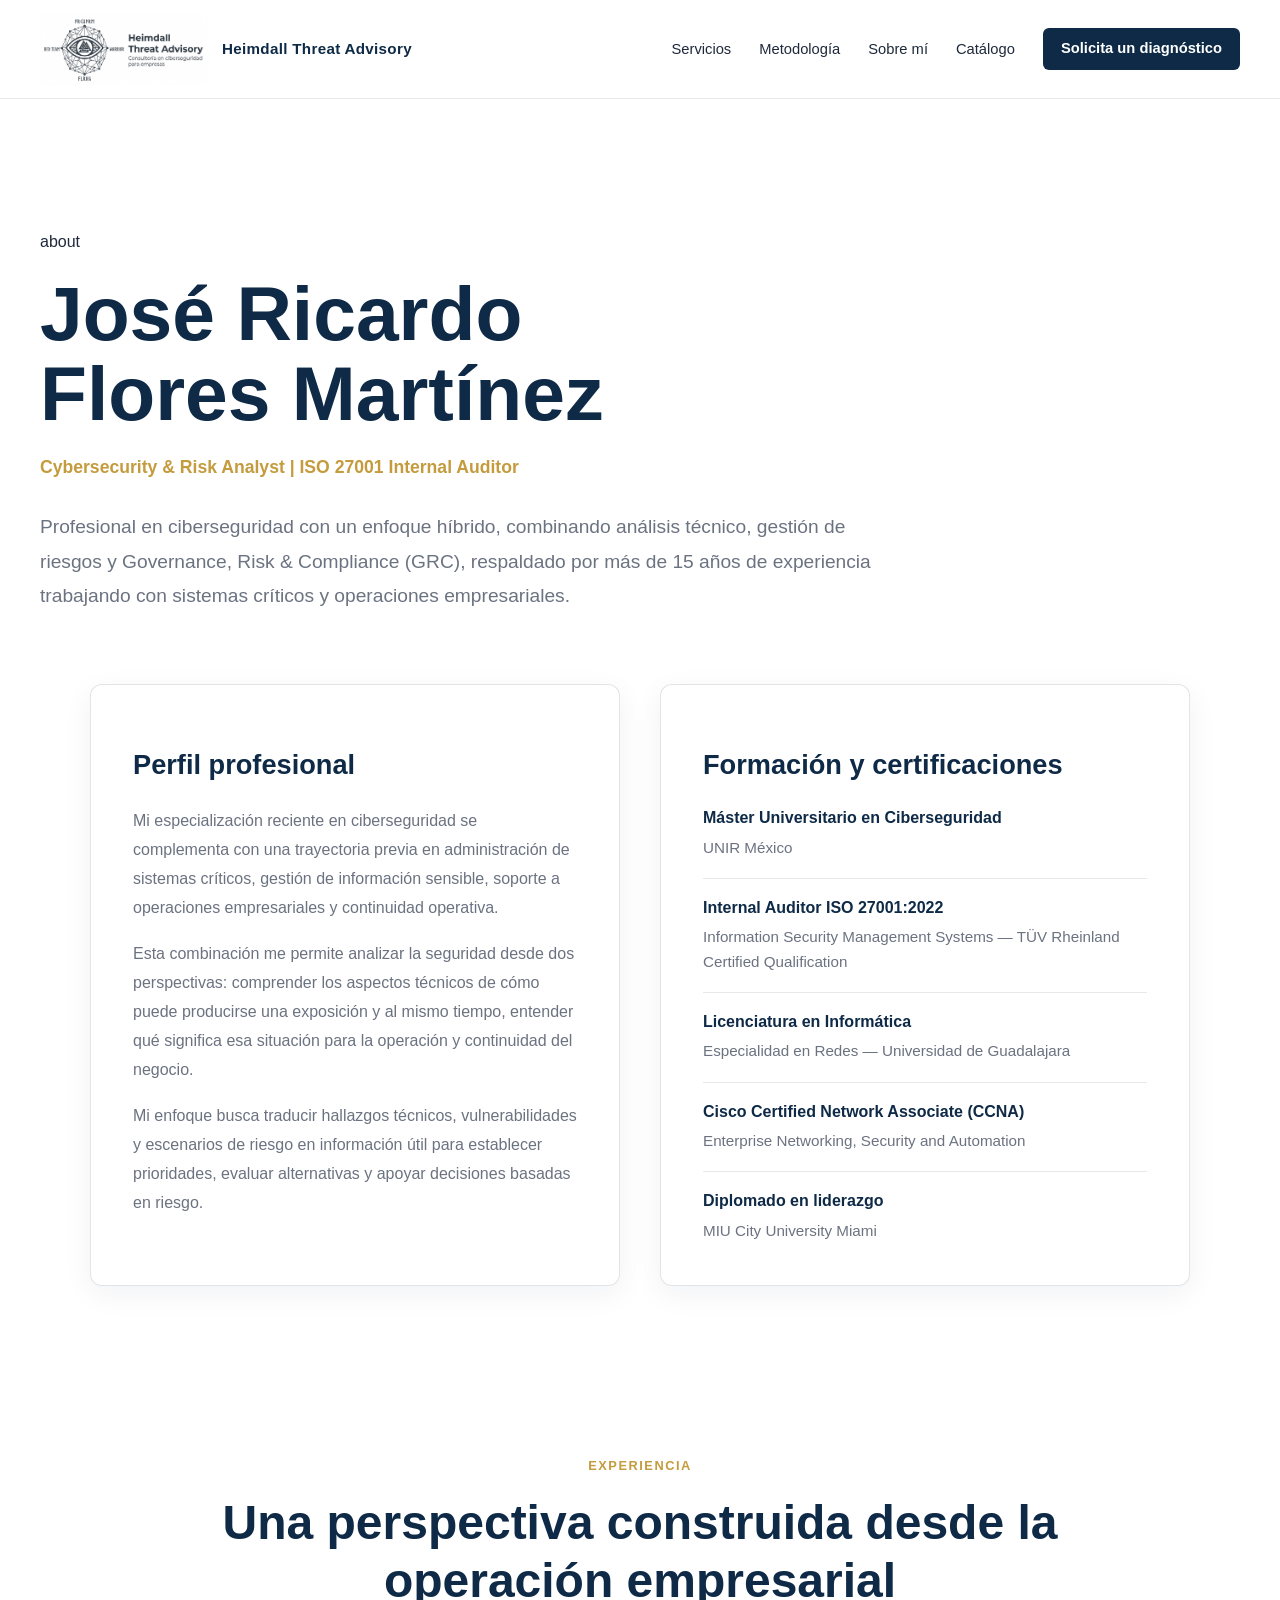
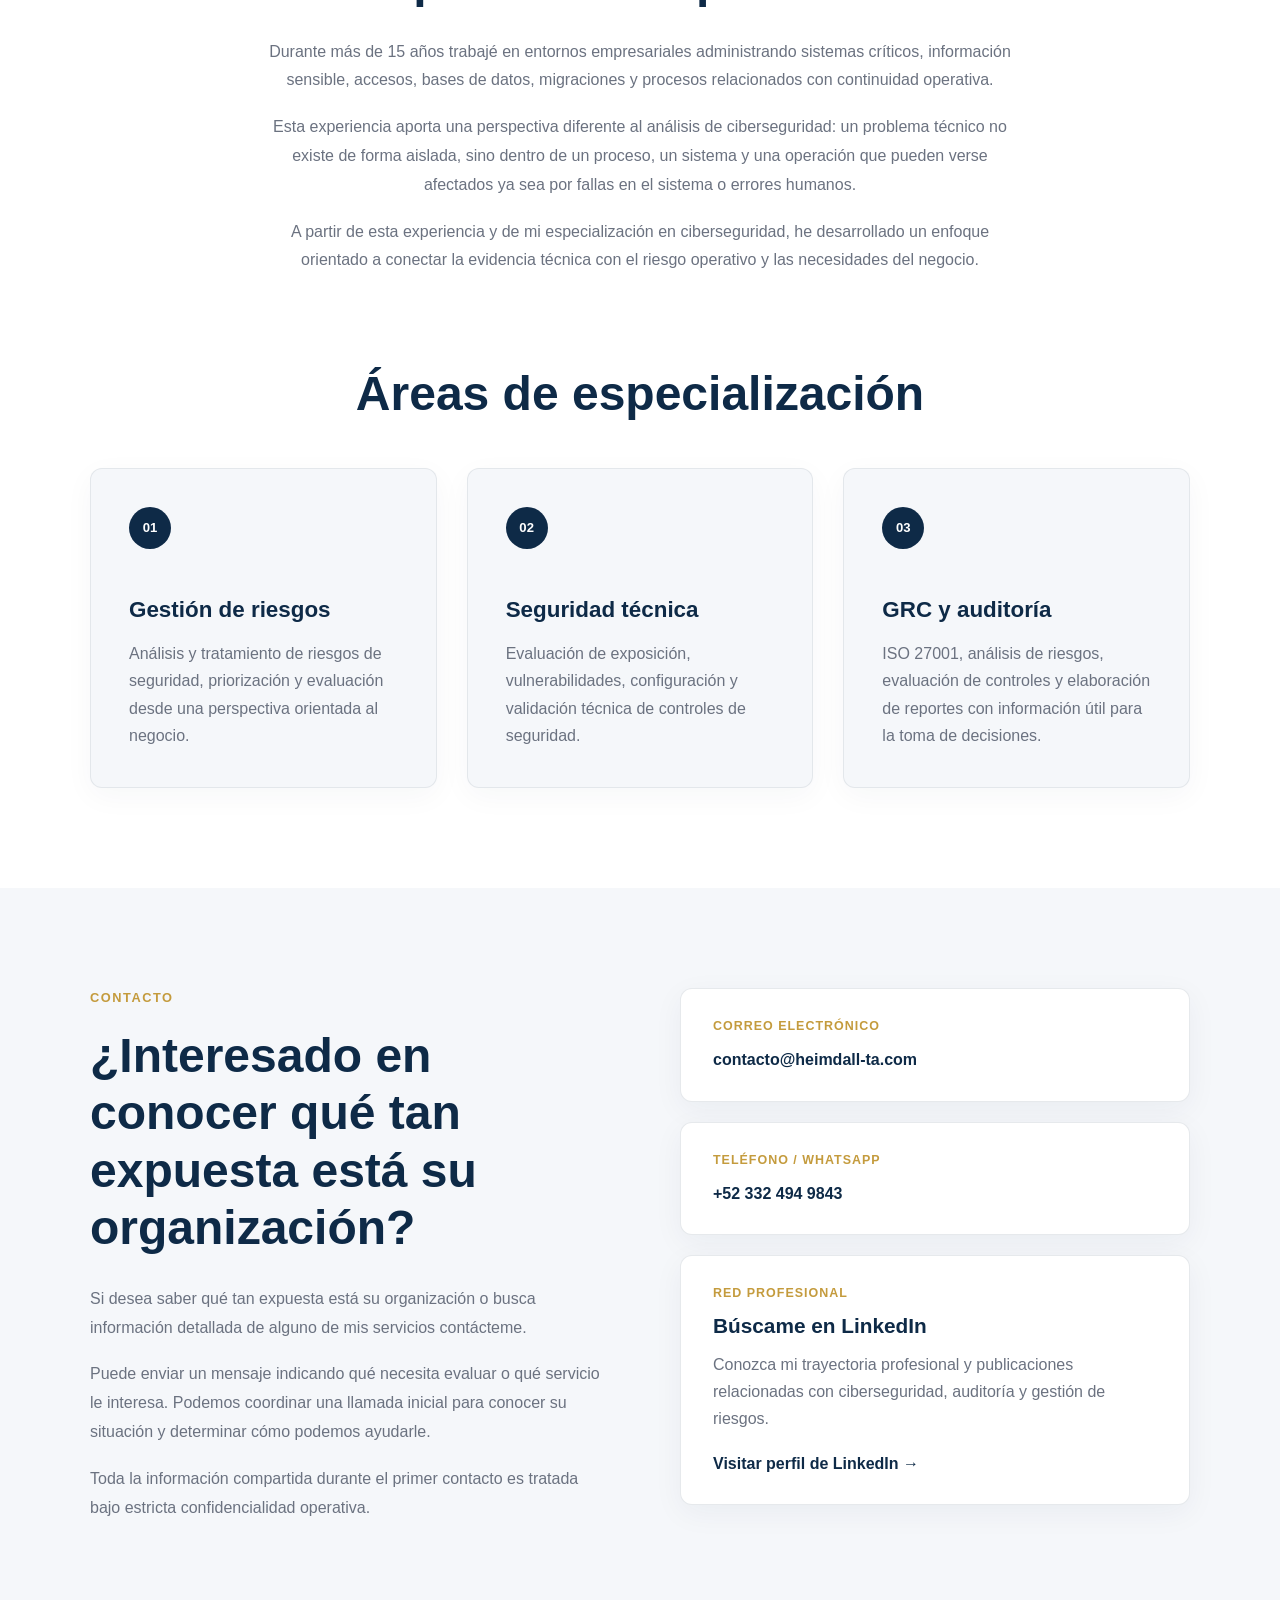
<file: servicios/about.html>
<!DOCTYPE html>
<html lang="es">

  <head>

    <meta charset="UTF-8">
    <meta name="viewport"
    content="width=device-width, initial-scale=1.0">
    
    <title>Sobre mí: Consultor en Ciberseguridad | Heimdall Threat Advisory</title>

    <meta
    name="description"
    content="Conozca el perfil de José Ricardo Flores Martínez, consultor en ciberseguridad empresarial y gestión de riesgos, fundador de Heimdall Threat Advisory.">

    <link rel="canonical" href="https://heimdall-ta.com/servicios/about.html">
    <meta property="og:type" content="website">
    <meta property="og:site_name" content="Heimdall Threat Advisory">
    <meta property="og:title" content="Sobre mí: Consultor en Ciberseguridad | Heimdall Threat Advisory">
    <meta property="og:description" content="Conozca el perfil de José Ricardo Flores Martínez, consultor en ciberseguridad empresarial y gestión de riesgos, fundador de Heimdall Threat Advisory.">
    <meta property="og:url" content="https://heimdall-ta.com/servicios/about.html">
    <meta property="og:image" content="https://heimdall-ta.com/img/logos/Logo_simp2B.png">
    <meta name="twitter:card" content="summary">
    <meta name="twitter:title" content="Sobre mí: Consultor en Ciberseguridad | Heimdall Threat Advisory">
    <meta name="twitter:description" content="Conozca el perfil de José Ricardo Flores Martínez, consultor en ciberseguridad empresarial y gestión de riesgos, fundador de Heimdall Threat Advisory.">
    <meta name="twitter:image" content="https://heimdall-ta.com/img/logos/Logo_simp2B.png">

    <script type="application/ld+json">
    {
      "@context": "https://schema.org",
      "@type": "AboutPage",
      "name": "Sobre mí: José Ricardo Flores Martínez",
      "url": "https://heimdall-ta.com/servicios/about.html",
      "mainEntity": {
        "@type": "Person",
        "name": "José Ricardo Flores Martínez",
        "jobTitle": "Consultor en Ciberseguridad",
        "worksFor": {
          "@type": "ProfessionalService",
          "name": "Heimdall Threat Advisory",
          "url": "https://heimdall-ta.com/"
        },
        "sameAs": "https://www.linkedin.com/in/josé-ricardo-flores-martínez-a51328347/"
      }
    }
    </script>

    <script type="application/ld+json">
    {
      "@context": "https://schema.org",
      "@type": "BreadcrumbList",
      "itemListElement": [
        {
          "@type": "ListItem",
          "position": 1,
          "name": "Inicio",
          "item": "https://heimdall-ta.com/"
        },
        {
          "@type": "ListItem",
          "position": 2,
          "name": "Sobre mí",
          "item": "https://heimdall-ta.com/servicios/about.html"
        }
      ]
    }
    </script>

    <link rel="stylesheet" href="../css/variables.css">
    <link rel="stylesheet" href="../css/base.css">
    <link rel="stylesheet" href="../css/layout.css">
    <link rel="stylesheet" href="../css/components.css">
    <link rel="stylesheet" href="../css/pages.min.css">
    <link rel="stylesheet" href="../css/service-audit.css">
    <link rel="stylesheet" href="../css/about-me.css">
    <link rel="icon" type="image/png" href="../img/logos/favicon.png">
 
  
  </head>
  
  <body>

    <header class="site-header">
      <nav class="navbar">
        <a href="../index.html" class="nav-brand">

          <img
            src="../img/logos/Logo_simp2B.png"
            alt="Heimdall Threat Advisory"
            >

          <span>Heimdall Threat Advisory</span>

        </a>

        <button
          class="nav-toggle"
          type="button"
          aria-label="Abrir menú"
          aria-expanded="false"
          aria-controls="main-navigation"
          >
          <span></span>
          <span></span>
          <span></span>
          
          </button>

        <ul class="nav-menu" id="main-navigation">

          <li>
            <a href="../index.html#servicios">Servicios</a>
          </li>
          
          <li>
            <a href="../index.html#metodologia">Metodología</a>
          </li>
          
          <li>
            <a href="about.html#about">Sobre mí</a>
          </li>
          
          <li>
            <a href="../catalogo.html">Catálogo</a>
          </li>
          
          <li>
            <a href="#contacto" class="nav-cta">
              Solicita un diagnóstico
            </a>
          </li>
        </ul>
      </nav>
    </header>

<main>

    <!-- == ACERCA DE MÍ == -->
    <section class="about-hero">
        <div class="container">
            <span class="section-label">about</span>

            <h1>
                José Ricardo<br>
                Flores Martínez
            </h1>

            <p class="about-lead">
                Cybersecurity &amp; Risk Analyst | ISO 27001 Internal Auditor
            </p>

            <p class="about-intro">
                Profesional en ciberseguridad con un enfoque híbrido, combinando
                análisis técnico, gestión de riesgos y Governance, Risk &amp;
                Compliance (GRC), respaldado por más de 15 años de experiencia
                trabajando con sistemas críticos y operaciones empresariales.
            </p>

            <div class="about-grid">

                <!-- Perfil -->
                <div class="about-block">
                    <h2>Perfil profesional</h2>

                    <p>
                        Mi especialización reciente en ciberseguridad se
                        complementa con una trayectoria previa en administración
                        de sistemas críticos, gestión de información sensible,
                        soporte a operaciones empresariales y continuidad
                        operativa.
                    </p>

                    <p>
                        Esta combinación me permite analizar la seguridad desde
                        dos perspectivas: comprender los aspectos técnicos de cómo puede
                        producirse una exposición y al mismo tiempo, entender
                        qué significa esa situación para la operación y continuidad del
                        negocio.
                    </p>

                    <p>
                        Mi enfoque busca traducir hallazgos técnicos,
                        vulnerabilidades y escenarios de riesgo en información
                        útil para establecer prioridades, evaluar alternativas
                        y apoyar decisiones basadas en riesgo.
                    </p>

                </div>

                <!-- Formación -->
                <div class="about-block">
                    <h2>Formación y certificaciones</h2>

                    <ul class="about-list">
                        <li>
                            <strong>Máster Universitario en Ciberseguridad</strong>
                            <span>UNIR México</span>
                        </li>

                        <li>
                            <strong>
                                Internal Auditor ISO 27001:2022
                            </strong>
                            <span>
                                Information Security Management Systems — TÜV Rheinland Certified Qualification
                            </span>
                        </li>

                        <li>
                            <strong>
                                Licenciatura en Informática
                            </strong>
                            <span>
                                Especialidad en Redes — Universidad de Guadalajara
                            </span>
                        </li>

                        <li>
                            <strong>Cisco Certified Network Associate (CCNA)</strong>
                            <span>
                                Enterprise Networking, Security and Automation
                            </span>
                        </li>

                        <li>
                            <strong>Diplomado en liderazgo</strong>
                            <span>MIU City University Miami</span>
                        </li>
                    </ul>

                </div>
            </div>


            <!-- Experiencia -->
            <div class="about-experience">
                <span class="section-eyebrow">EXPERIENCIA</span>

                <h2>
                    Una perspectiva construida desde la operación empresarial
                </h2>

                <p>
                    Durante más de 15 años trabajé en entornos empresariales
                    administrando sistemas críticos, información sensible,
                    accesos, bases de datos, migraciones y procesos relacionados
                    con continuidad operativa.
                </p>

                <p>
                    Esta experiencia aporta una perspectiva diferente al
                    análisis de ciberseguridad: un problema técnico no existe
                    de forma aislada, sino dentro de un proceso, un sistema y
                    una operación que pueden verse afectados ya sea por fallas en
                    el sistema o errores humanos.
                </p>

                <p>
                    A partir de esta experiencia y de mi especialización en
                    ciberseguridad, he desarrollado un enfoque orientado a
                    conectar la evidencia técnica con el riesgo operativo y
                    las necesidades del negocio.
                </p>
            </div>

            <!-- Especialización -->
            <div class="about-focus">
                <h2>Áreas de especialización</h2>

                <div class="about-focus-grid">                
                    <div class="about-focus-item">
                        <span class="about-focus-number">01</span>
                        <h3>Gestión de riesgos</h3>
                        <p>
                            Análisis y tratamiento de riesgos de seguridad,
                            priorización y evaluación desde una perspectiva
                            orientada al negocio.
                        </p>
                    </div>

                    <div class="about-focus-item">
                        <span class="about-focus-number">02</span>
                        <h3>Seguridad técnica</h3>
                        <p>
                            Evaluación de exposición, vulnerabilidades,
                            configuración y validación técnica de controles
                            de seguridad.
                        </p>
                    </div>

                    <div class="about-focus-item">
                        <span class="about-focus-number">03</span>
                        <h3>GRC y auditoría</h3>
                        <p>
                            ISO 27001, análisis de riesgos, evaluación de
                            controles y elaboración de reportes con información 
                            útil para la toma de decisiones.
                        </p>
                    </div>
                </div>

            </div>

        </div>
    </section>


    <!-- == CONTACTO == -->

    <section class="about-contact" id="contacto">
        <div class="container">

            <div class="about-contact-content">
              
                <div class="about-contact-intro">
                    <span class="section-eyebrow">CONTACTO</span>

                    <h2>
                        ¿Interesado en conocer qué tan expuesta está su organización?
                    </h2>

                    <p>
                        Si desea saber qué tan expuesta está su
                        organización o busca información detallada de 
                        alguno de mis servicios contácteme.
                    </p>

                    <p>
                        Puede enviar un mensaje indicando qué necesita
                        evaluar o qué servicio le interesa. Podemos coordinar
                        una llamada inicial para conocer su situación y
                        determinar cómo podemos ayudarle.
                    </p>
                    <p>
                        Toda la información compartida durante el primer contacto 
                        es tratada bajo estricta confidencialidad operativa.
                    </p>
                </div>

                <div class="about-contact-details">

                    <div class="contact-item">
                        <span class="contact-label">Correo electrónico</span>

                        <a href="mailto:contacto@heimdall-ta.com">
                            contacto@heimdall-ta.com
                        </a>
                    </div>


                    <div class="contact-item">
                        <span class="contact-label">Teléfono / WhatsApp</span>

                        <a href="tel:+523324949843">
                            +52 332 494 9843
                        </a>
                    </div>


                    <div class="contact-item contact-linkedin" id="pub-linkedin">

                        <span class="contact-label">
                            Red profesional
                        </span>

                        <h3>Búscame en LinkedIn</h3>

                        <p>
                            Conozca mi trayectoria profesional y publicaciones
                            relacionadas con ciberseguridad, auditoría y
                            gestión de riesgos.
                        </p>

                        <a  href="https://www.linkedin.com/in/josé-ricardo-flores-martínez-a51328347/"
                            target="_blank"
                            rel="noopener noreferrer"
                            class="text-link">
                            Visitar perfil de LinkedIn →
                        </a>
                    </div>
                </div>

            </div>

        </div>

    </section>

</main>


<footer>
  
</footer>

    <script src="../js/main.js">
    </script>


</body>
</html>
</file>
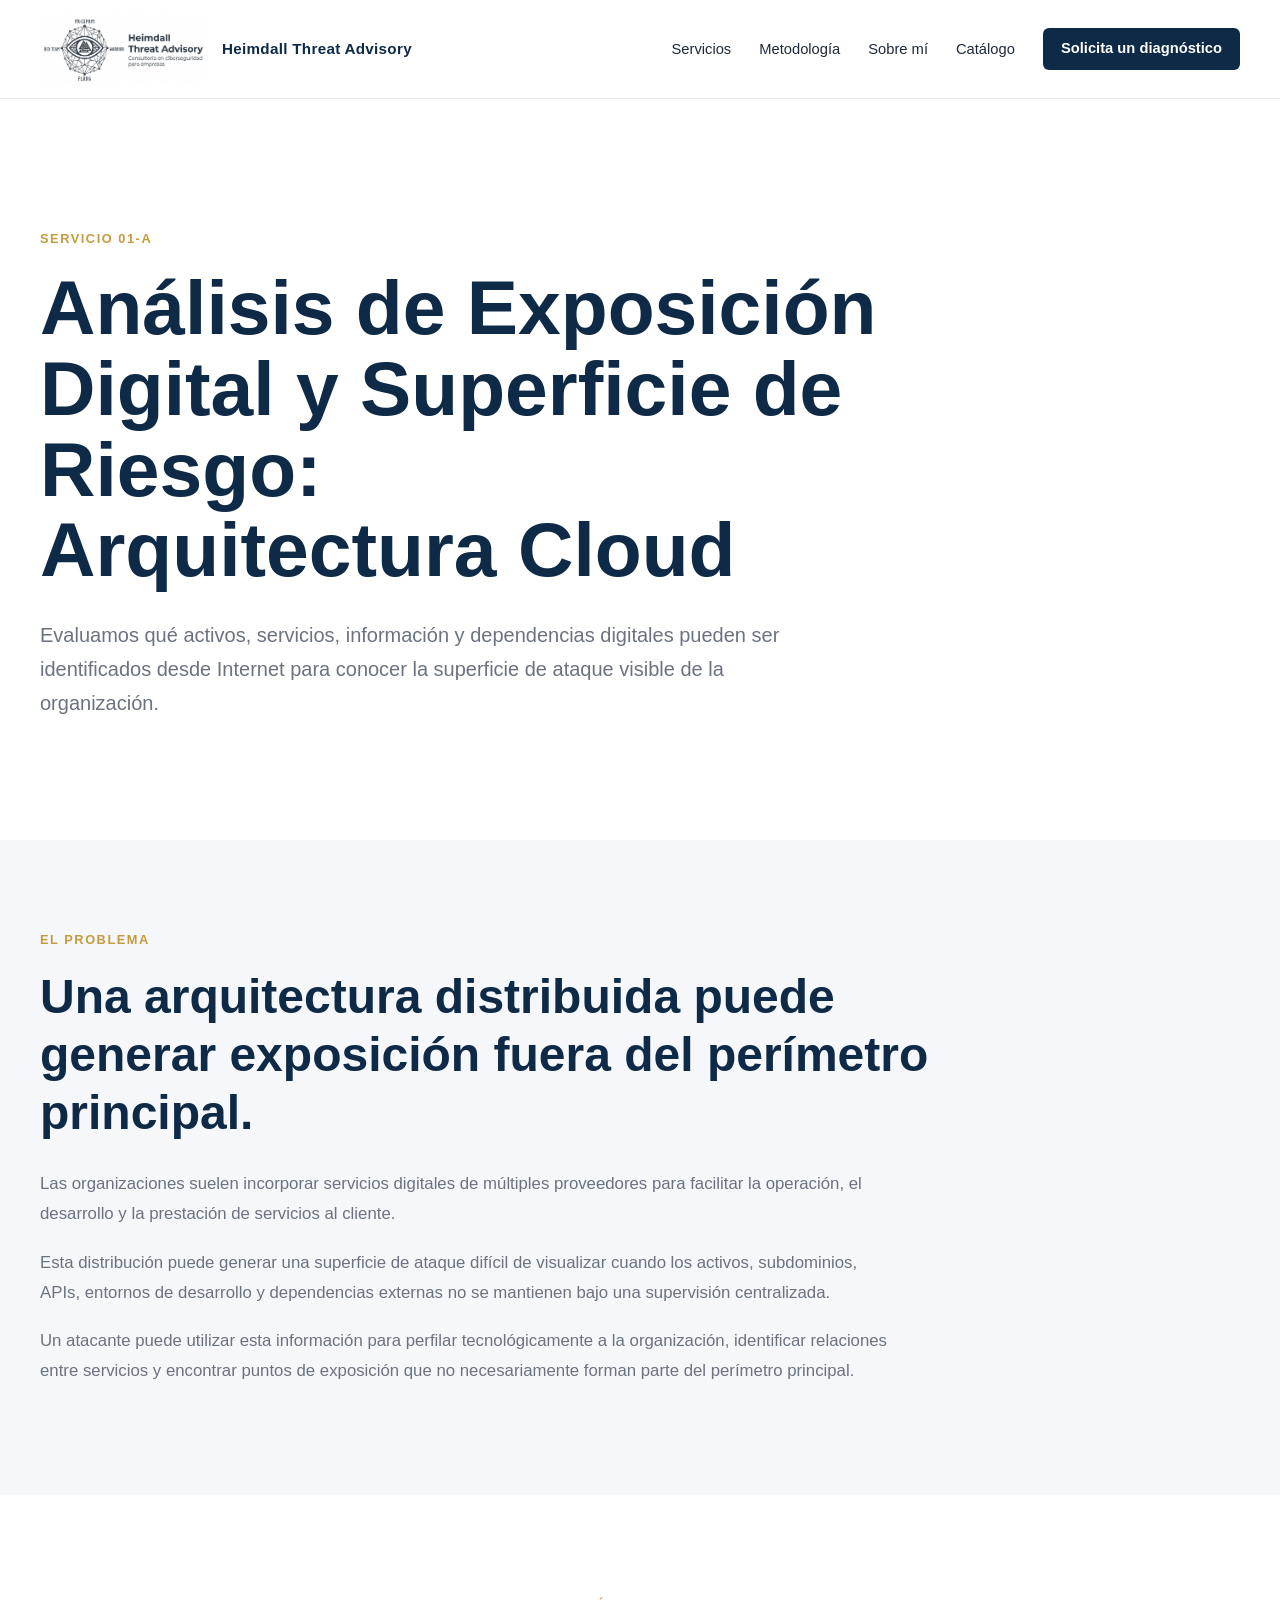
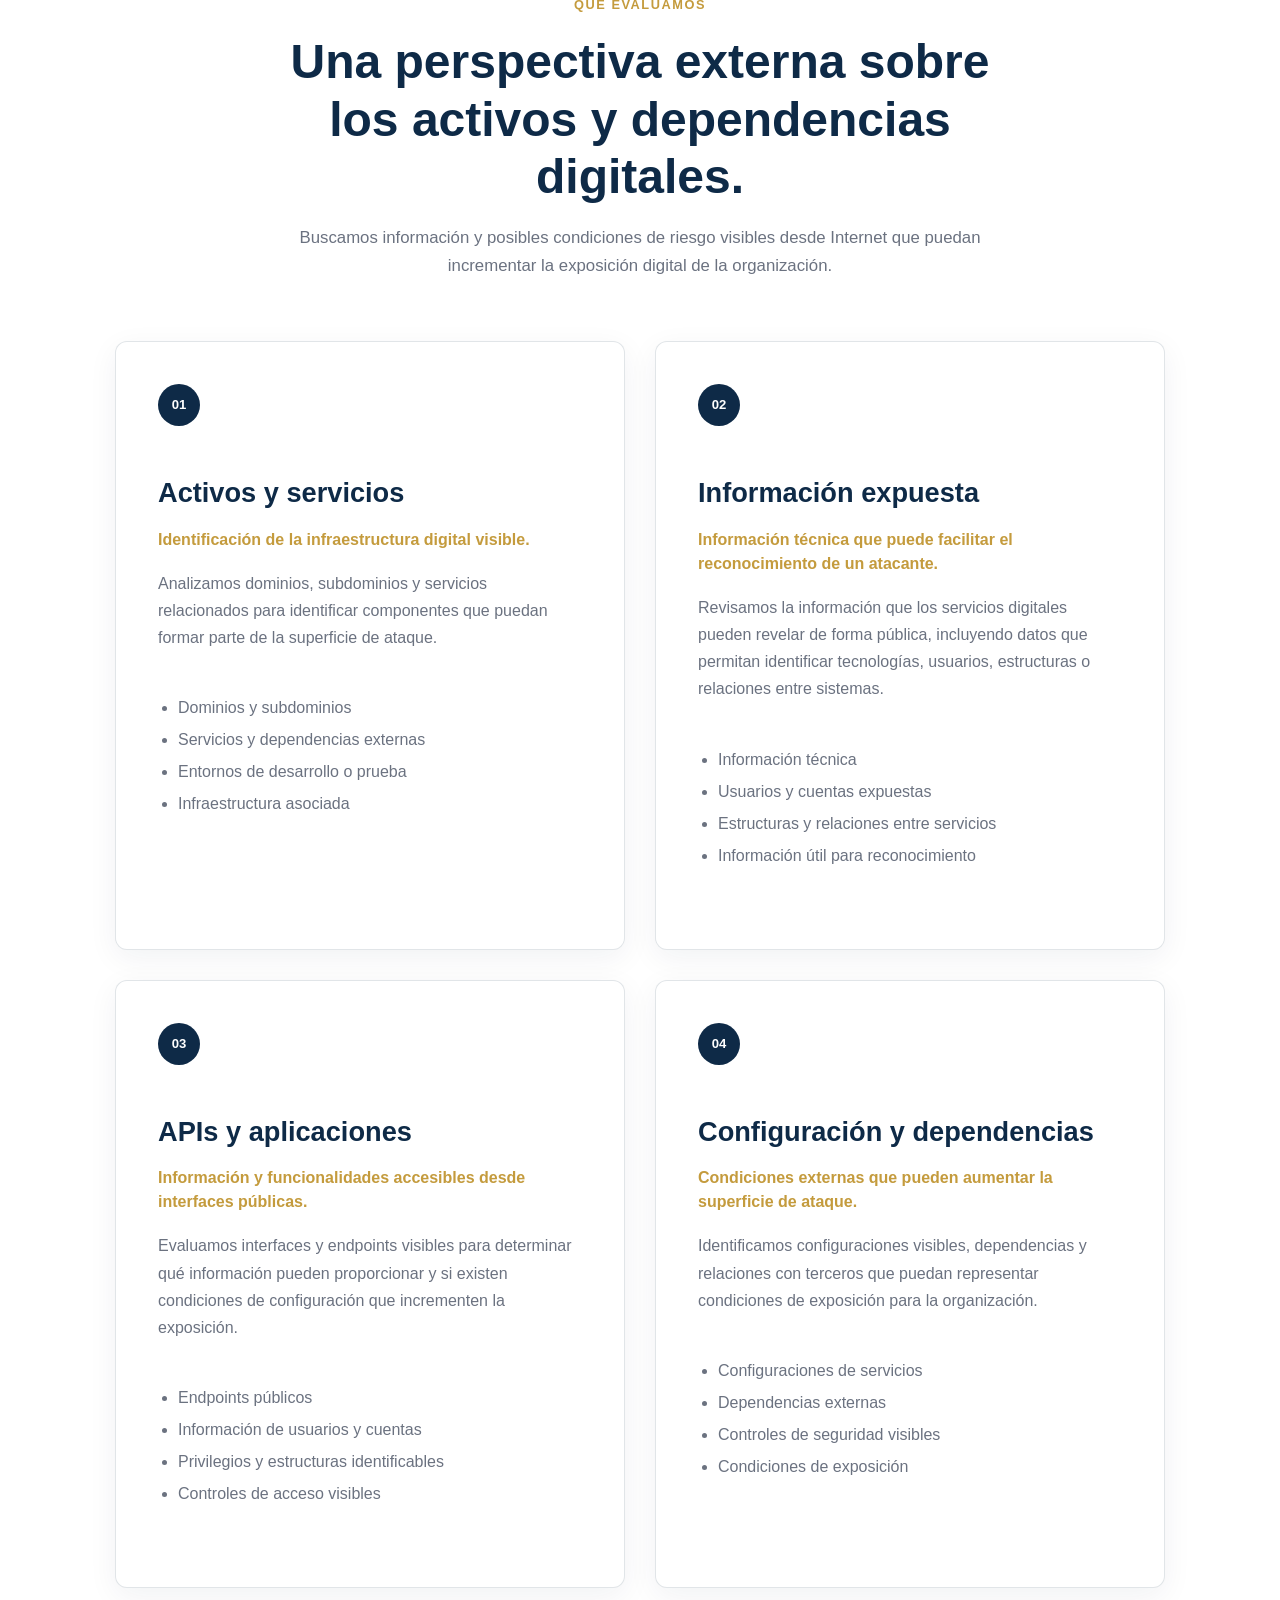
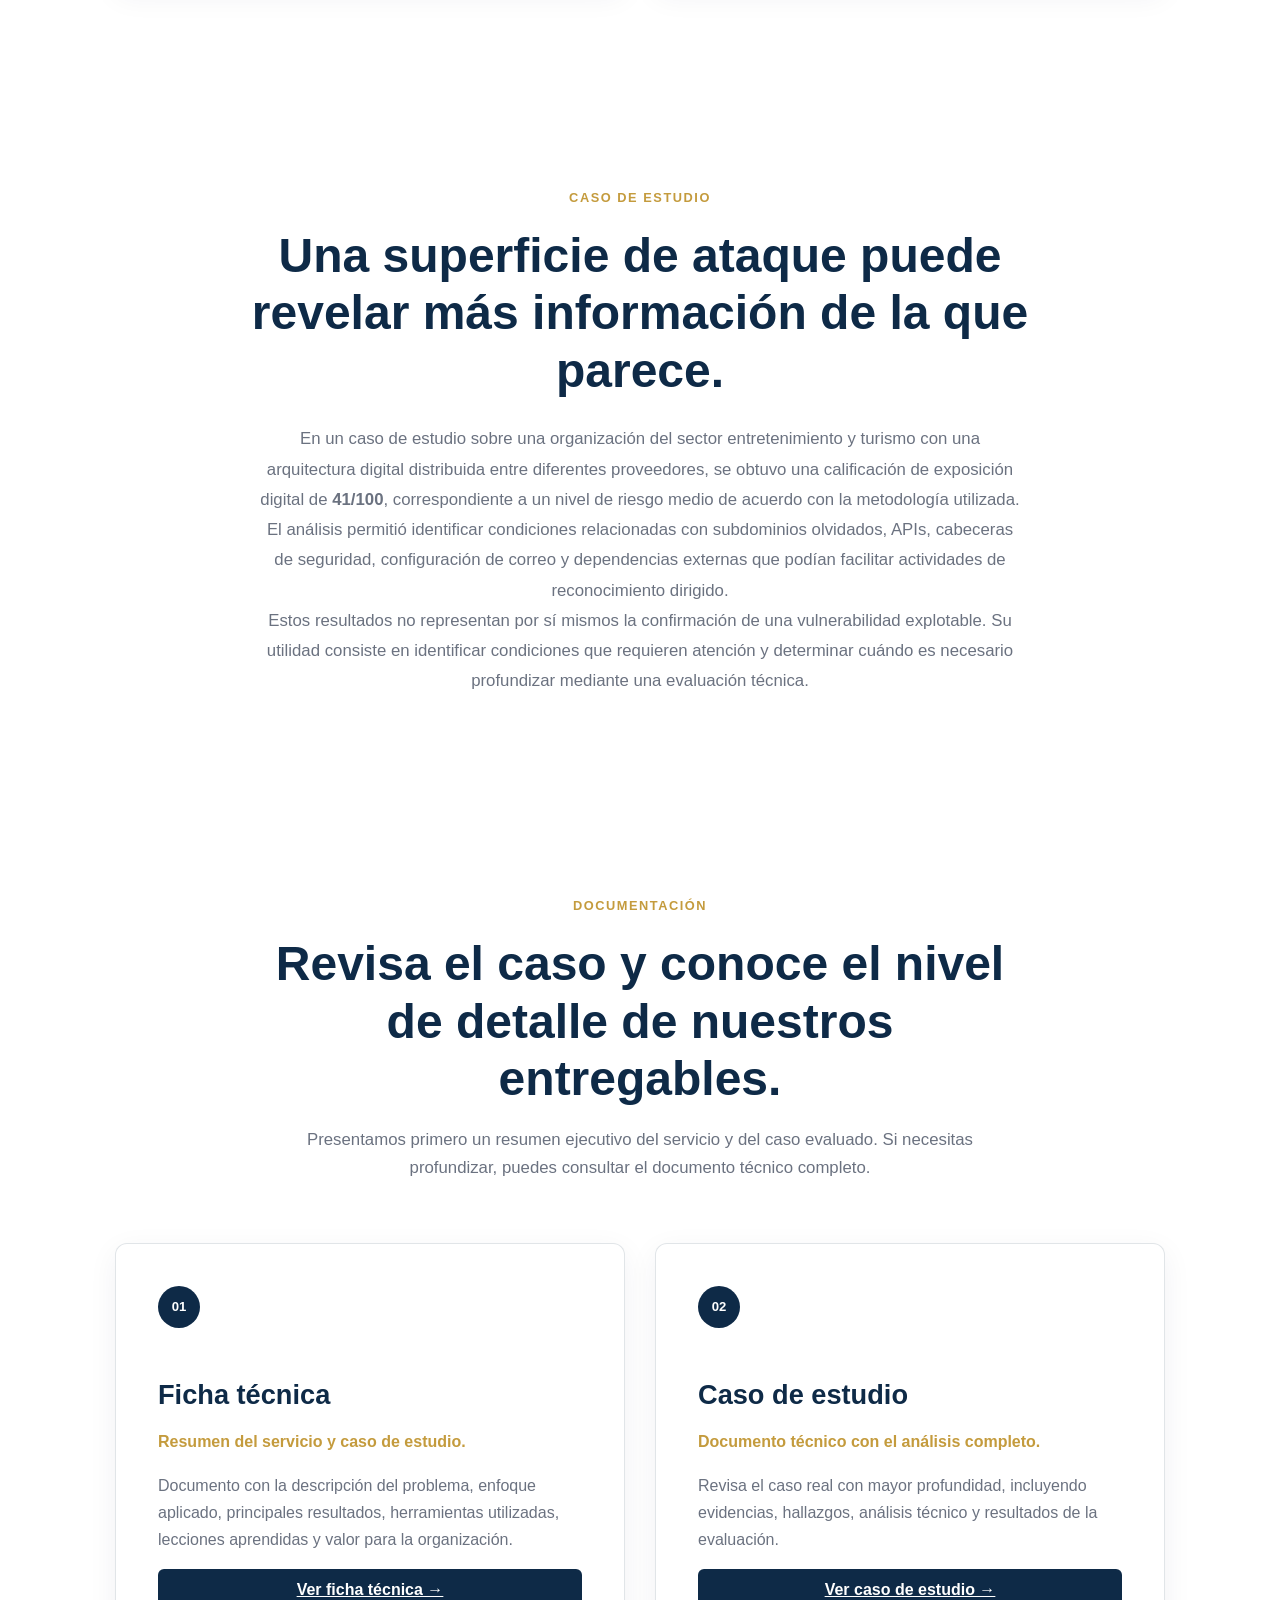
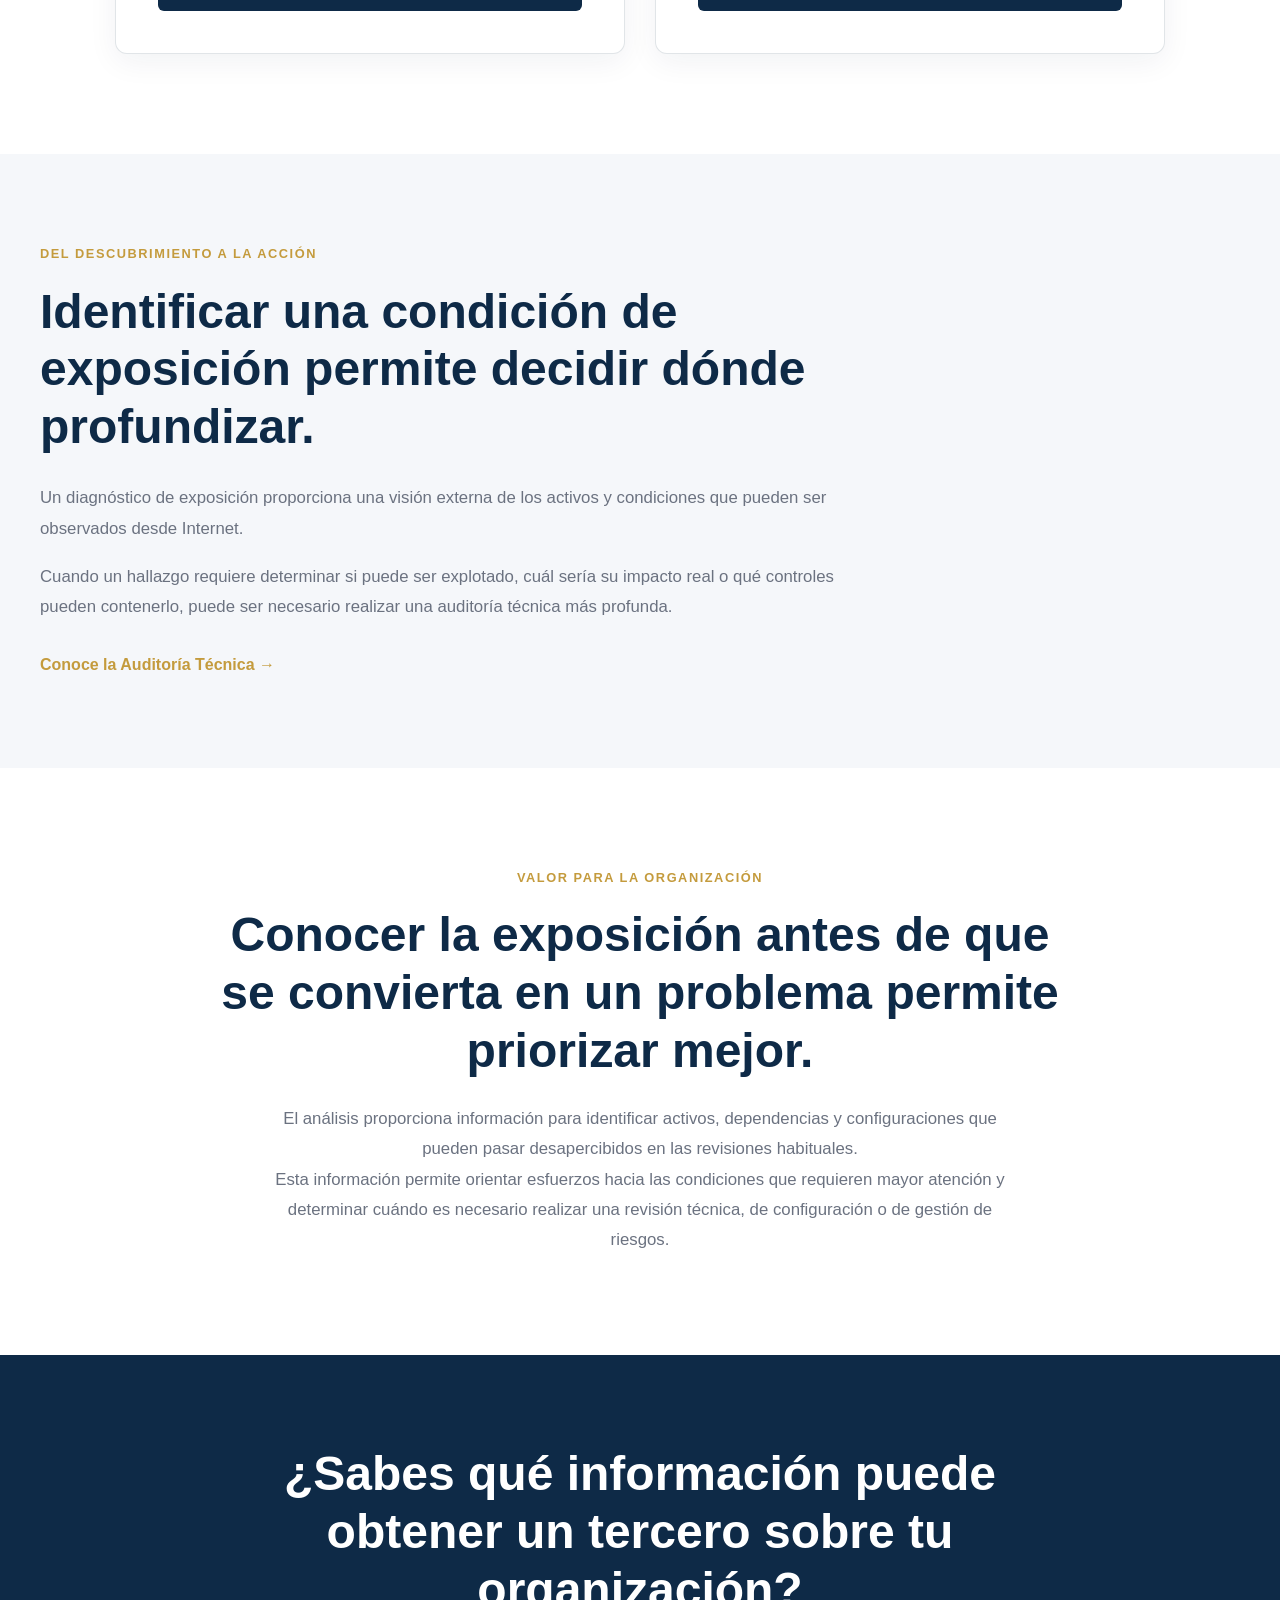
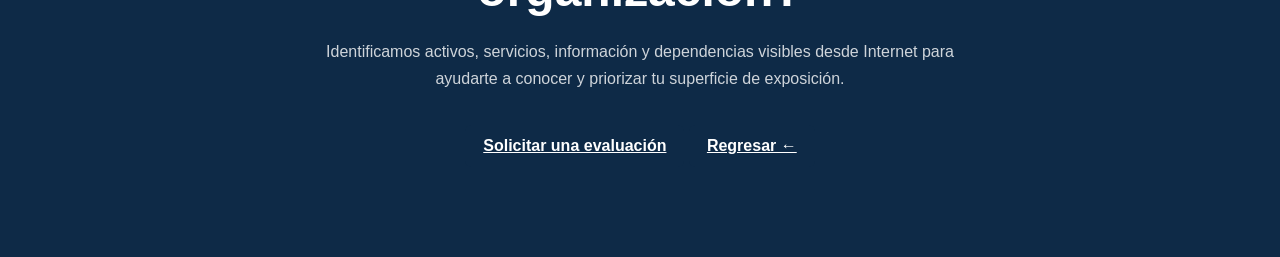
<file: servicios/ade-cloud.html>
<!DOCTYPE html>
<html lang="es">

  <head>

    <meta charset="UTF-8">
    <meta name="viewport"
    content="width=device-width, initial-scale=1.0">
    
    <title>Exposición Digital en Arquitectura Cloud | Heimdall Threat Advisory</title>

    <meta
    name="description"
    content="Evaluamos qué activos y dependencias pueden identificarse desde Internet en su arquitectura cloud para conocer su superficie de ataque visible.">

    <link rel="canonical" href="https://heimdall-ta.com/servicios/ade-cloud.html">
    <meta property="og:type" content="website">
    <meta property="og:site_name" content="Heimdall Threat Advisory">
    <meta property="og:title" content="Exposición Digital en Arquitectura Cloud | Heimdall Threat Advisory">
    <meta property="og:description" content="Evaluamos qué activos y dependencias pueden identificarse desde Internet en su arquitectura cloud para conocer su superficie de ataque visible.">
    <meta property="og:url" content="https://heimdall-ta.com/servicios/ade-cloud.html">
    <meta property="og:image" content="https://heimdall-ta.com/img/logos/Logo_simp2B.png">
    <meta name="twitter:card" content="summary">
    <meta name="twitter:title" content="Exposición Digital en Arquitectura Cloud | Heimdall Threat Advisory">
    <meta name="twitter:description" content="Evaluamos qué activos y dependencias pueden identificarse desde Internet en su arquitectura cloud para conocer su superficie de ataque visible.">
    <meta name="twitter:image" content="https://heimdall-ta.com/img/logos/Logo_simp2B.png">

    <script type="application/ld+json">
    {
      "@context": "https://schema.org",
      "@type": "Service",
      "name": "Análisis de Exposición Digital y Superficie de Riesgo: Arquitectura Cloud",
      "description": "Evaluamos qué activos y dependencias pueden identificarse desde Internet en su arquitectura cloud para conocer su superficie de ataque visible.",
      "url": "https://heimdall-ta.com/servicios/ade-cloud.html",
      "provider": {
        "@type": "ProfessionalService",
        "name": "Heimdall Threat Advisory",
        "url": "https://heimdall-ta.com/"
      }
    }
    </script>

    <script type="application/ld+json">
    {
      "@context": "https://schema.org",
      "@type": "BreadcrumbList",
      "itemListElement": [
        {
          "@type": "ListItem",
          "position": 1,
          "name": "Inicio",
          "item": "https://heimdall-ta.com/"
        },
        {
          "@type": "ListItem",
          "position": 2,
          "name": "Análisis de Exposición Digital",
          "item": "https://heimdall-ta.com/servicios/analisis-exposicion.html"
        },
        {
          "@type": "ListItem",
          "position": 3,
          "name": "Arquitectura Cloud",
          "item": "https://heimdall-ta.com/servicios/ade-cloud.html"
        }
      ]
    }
    </script>

    <link rel="stylesheet" href="../css/variables.css">
    <link rel="stylesheet" href="../css/base.css">
    <link rel="stylesheet" href="../css/layout.css">
    <link rel="stylesheet" href="../css/components.css">
    <link rel="stylesheet" href="../css/pages.min.css">
    <link rel="stylesheet" href="../css/service-audit.css">
    <link rel="icon" type="image/png" href="../img/logos/favicon.png">
 
  
  </head>
  
  <body>

    <header class="site-header">
      <nav class="navbar">
        <a href="../index.html" class="nav-brand">

          <img
            src="../img/logos/Logo_simp2B.png"
            alt="Heimdall Threat Advisory"
            >

          <span>Heimdall Threat Advisory</span>

        </a>

        <button
          class="nav-toggle"
          type="button"
          aria-label="Abrir menú"
          aria-expanded="false"
          aria-controls="main-navigation"
          >
          <span></span>
          <span></span>
          <span></span>
          
          </button>

        <ul class="nav-menu" id="main-navigation">

          <li>
            <a href="../index.html#servicios">Servicios</a>
          </li>
          
          <li>
            <a href="../index.html#metodologia">Metodología</a>
          </li>
          
          <li>
            <a href="about.html#about">Sobre mí</a>
          </li>
          
          <li>
            <a href="../catalogo.html">Catálogo</a>
          </li>
                    
          <li>
            <a href="about.html#contacto" class="nav-cta">
              Solicita un diagnóstico
            </a>
          </li>
        </ul>
      </nav>
    </header>

    <main>

    <!-- == HERO == -->
    <section class="service-hero">
        <div class="container">
            <span class="section-eyebrow">
                SERVICIO 01-A
            </span>

            <h1>
                Análisis de Exposición Digital
                y Superficie de Riesgo:
                <br>
                Arquitectura Cloud
            </h1>

            <p class="service-hero-lead">
                Evaluamos qué activos, servicios, información y
                dependencias digitales pueden ser identificados
                desde Internet para conocer la superficie de
                ataque visible de la organización.
            </p>
        </div>
    </section>

    <!-- == PROBLEMA == -->
    <section class="service-problem">
        <div class="container">
            <div class="service-problem-content">

                <span class="section-eyebrow">
                    EL PROBLEMA
                </span>

                <h2>
                    Una arquitectura distribuida puede generar
                    exposición fuera del perímetro principal.
                </h2>

                <p>
                    Las organizaciones suelen incorporar servicios
                    digitales de múltiples proveedores para facilitar
                    la operación, el desarrollo y la prestación de
                    servicios al cliente.
                </p>

                <p>
                    Esta distribución puede generar una superficie
                    de ataque difícil de visualizar cuando los activos,
                    subdominios, APIs, entornos de desarrollo y
                    dependencias externas no se mantienen bajo una
                    supervisión centralizada.
                </p>

                <p>
                    Un atacante puede utilizar esta información para
                    perfilar tecnológicamente a la organización,
                    identificar relaciones entre servicios y encontrar
                    puntos de exposición que no necesariamente forman
                    parte del perímetro principal.
                </p>
            </div>
        </div>

    </section>

    <!-- == QUÉ EVALUAMOS == -->
    <section class="audit-options">
        <div class="container">
            <div class="section-heading">

                <span class="section-eyebrow">
                    QUÉ EVALUAMOS
                </span>

                <h2>
                    Una perspectiva externa sobre los activos
                    y dependencias digitales.
                </h2>

                <p>
                    Buscamos información y posibles condiciones de riesgo
                    visibles desde Internet que puedan incrementar la
                    exposición digital de la organización.
                </p>

            </div>

            <div class="audit-options-grid">

                <!-- ACTIVOS -->
                <article class="audit-option-card">
                    <div class="audit-option-number">
                        01
                    </div>

                    <h3>
                        Activos y servicios
                    </h3>

                    <p class="audit-option-highlight">
                        Identificación de la infraestructura
                        digital visible.
                    </p>

                    <p>
                        Analizamos dominios, subdominios y
                        servicios relacionados para identificar
                        componentes que puedan formar parte de
                        la superficie de ataque.
                    </p>

                    <ul>
                        <li>Dominios y subdominios</li>
                        <li>Servicios y dependencias externas</li>
                        <li>Entornos de desarrollo o prueba</li>
                        <li>Infraestructura asociada</li>
                    </ul>

                </article>

                <!-- INFORMACIÓN -->
                <article class="audit-option-card">
                    <div class="audit-option-number">
                        02
                    </div>

                    <h3>
                        Información expuesta
                    </h3>

                    <p class="audit-option-highlight">
                        Información técnica que puede facilitar
                        el reconocimiento de un atacante.
                    </p>

                    <p>
                        Revisamos la información que los servicios
                        digitales pueden revelar de forma pública,
                        incluyendo datos que permitan identificar
                        tecnologías, usuarios, estructuras o
                        relaciones entre sistemas.
                    </p>

                    <ul>
                        <li>Información técnica</li>
                        <li>Usuarios y cuentas expuestas</li>
                        <li>Estructuras y relaciones entre servicios</li>
                        <li>Información útil para reconocimiento</li>
                    </ul>

                </article>

                <!-- APIs -->
                <article class="audit-option-card">
                    <div class="audit-option-number">
                        03
                    </div>

                    <h3>
                        APIs y aplicaciones
                    </h3>

                    <p class="audit-option-highlight">
                        Información y funcionalidades accesibles
                        desde interfaces públicas.
                    </p>

                    <p>
                        Evaluamos interfaces y endpoints visibles
                        para determinar qué información pueden
                        proporcionar y si existen condiciones de
                        configuración que incrementen la exposición.
                    </p>

                    <ul>
                        <li>Endpoints públicos</li>
                        <li>Información de usuarios y cuentas</li>
                        <li>Privilegios y estructuras identificables</li>
                        <li>Controles de acceso visibles</li>
                    </ul>

                </article>

                <!-- CONFIGURACIÓN -->
                <article class="audit-option-card">
                    <div class="audit-option-number">
                        04
                    </div>

                    <h3>
                        Configuración y dependencias
                    </h3>

                    <p class="audit-option-highlight">
                        Condiciones externas que pueden aumentar
                        la superficie de ataque.
                    </p>

                    <p>
                        Identificamos configuraciones visibles,
                        dependencias y relaciones con terceros que
                        puedan representar condiciones de exposición
                        para la organización.
                    </p>

                    <ul>
                        <li>Configuraciones de servicios</li>
                        <li>Dependencias externas</li>
                        <li>Controles de seguridad visibles</li>
                        <li>Condiciones de exposición</li>
                    </ul>

                </article>
            </div>

        </div>

    </section>

    <!-- == RESULTADOS == -->
    <section class="audit-value">
        <div class="container">
            <span class="section-eyebrow">
                CASO DE ESTUDIO
            </span>

            <h2>
                Una superficie de ataque puede revelar más
                información de la que parece.
            </h2>

            <p>
                En un caso de estudio sobre una organización del
                sector entretenimiento y turismo con una arquitectura
                digital distribuida entre diferentes proveedores,
                se obtuvo una calificación de exposición digital
                de <strong>41/100</strong>, correspondiente a un
                nivel de riesgo medio de acuerdo con la metodología
                utilizada.
            </p>

            <p>
                El análisis permitió identificar condiciones
                relacionadas con subdominios olvidados, APIs, cabeceras de
                seguridad, configuración de correo y dependencias
                externas que podían facilitar actividades de
                reconocimiento dirigido.
            </p>

            <p>
                Estos resultados no representan por sí mismos la
                confirmación de una vulnerabilidad explotable.
                Su utilidad consiste en identificar condiciones que
                requieren atención y determinar cuándo es necesario
                profundizar mediante una evaluación técnica.
            </p>
        
        </div>
    </section>

    <!-- == DOCUMENTACIÓN == -->
    <section class="audit-options">
        <div class="container">
            <div class="section-heading">

                <span class="section-eyebrow">
                    DOCUMENTACIÓN
                </span>

                <h2>
                    Revisa el caso y conoce el nivel de detalle
                    de nuestros entregables.
                </h2>

                <p>
                    Presentamos primero un resumen ejecutivo del
                    servicio y del caso evaluado. Si necesitas
                    profundizar, puedes consultar el documento
                    técnico completo.
                </p>

            </div>

            <div class="audit-options-grid">

                <!-- FICHA TÉCNICA -->
                <article class="audit-option-card">
                    <div class="audit-option-number">
                        01
                    </div>

                    <h3>
                        Ficha técnica
                    </h3>

                    <p class="audit-option-highlight">
                        Resumen del servicio y caso de estudio.
                    </p>

                    <p>
                        Documento con la descripción del problema,
                        enfoque aplicado, principales resultados,
                        herramientas utilizadas, lecciones aprendidas
                        y valor para la organización.
                    </p>

                    <a href="../docs/adexp/RES_ADEC.pdf"
                       target="_blank"
                       rel="noopener noreferrer"
                       class="nav-cta">
                       Ver ficha técnica →
                    </a>
                </article>

                <!-- CASO DE ESTUDIO -->
                <article class="audit-option-card">
                    <div class="audit-option-number">
                        02
                    </div>

                    <h3>
                        Caso de estudio
                    </h3>

                    <p class="audit-option-highlight">
                        Documento técnico con el análisis completo.
                    </p>

                    <p>
                        Revisa el caso real con mayor profundidad,
                        incluyendo evidencias, hallazgos, análisis
                        técnico y resultados de la evaluación.
                    </p>

                    <a href="../docs/adexp/ADE_CL_MCVO.pdf"
                       target="_blank"
                       rel="noopener noreferrer"
                       class="nav-cta">
                       Ver caso de estudio →
                    </a>
                </article>
            </div>

        </div>

    </section>

    <!-- == DEL DESCUBRIMIENTO A LA ACCIÓN == -->
    <section class="service-problem">
        <div class="container">
            <div class="service-problem-content">

                <span class="section-eyebrow">
                    DEL DESCUBRIMIENTO A LA ACCIÓN
                </span>

                <h2>
                    Identificar una condición de exposición
                    permite decidir dónde profundizar.
                </h2>

                <p>
                    Un diagnóstico de exposición proporciona una
                    visión externa de los activos y condiciones que
                    pueden ser observados desde Internet.
                </p>

                <p>
                    Cuando un hallazgo requiere determinar si puede
                    ser explotado, cuál sería su impacto real o qué
                    controles pueden contenerlo, puede ser necesario
                    realizar una auditoría técnica más profunda.
                </p>

                <a href="auditoria-tecnica.html"
                    class="text-link">
                    Conoce la Auditoría Técnica →
                </a>
            </div>

        </div>

    </section>

    <!-- == VALOR == -->
    <section class="audit-value">
        <div class="container">

            <span class="section-eyebrow">
                VALOR PARA LA ORGANIZACIÓN
            </span>

            <h2>
                Conocer la exposición antes de que se convierta
                en un problema permite priorizar mejor.
            </h2>

            <p>
                El análisis proporciona información para identificar
                activos, dependencias y configuraciones que pueden
                pasar desapercibidos en las revisiones habituales.
            </p>

            <p>
                Esta información permite orientar esfuerzos hacia
                las condiciones que requieren mayor atención y
                determinar cuándo es necesario realizar una revisión
                técnica, de configuración o de gestión de riesgos.
            </p>
        </div>

    </section>

    <!-- == CTA == -->
    <section class="service-cta">
        <div class="container">

            <h2>
                ¿Sabes qué información puede obtener un tercero
                sobre tu organización?
            </h2>

            <p>
                Identificamos activos, servicios, información y
                dependencias visibles desde Internet para ayudarte
                a conocer y priorizar tu superficie de exposición.
            </p>

            <a href="about.html#contacto"
                class="nav-cta">
                Solicitar una evaluación
            </a>
          
            <a href="analisis-exposicion.html"
                class="nav-cta">
                Regresar ←
            </a>

        </div>

    </section>

</main>

    <footer>
      
    </footer>

    <script src="../js/main.js"></script>

  </body>

</html>
</file>
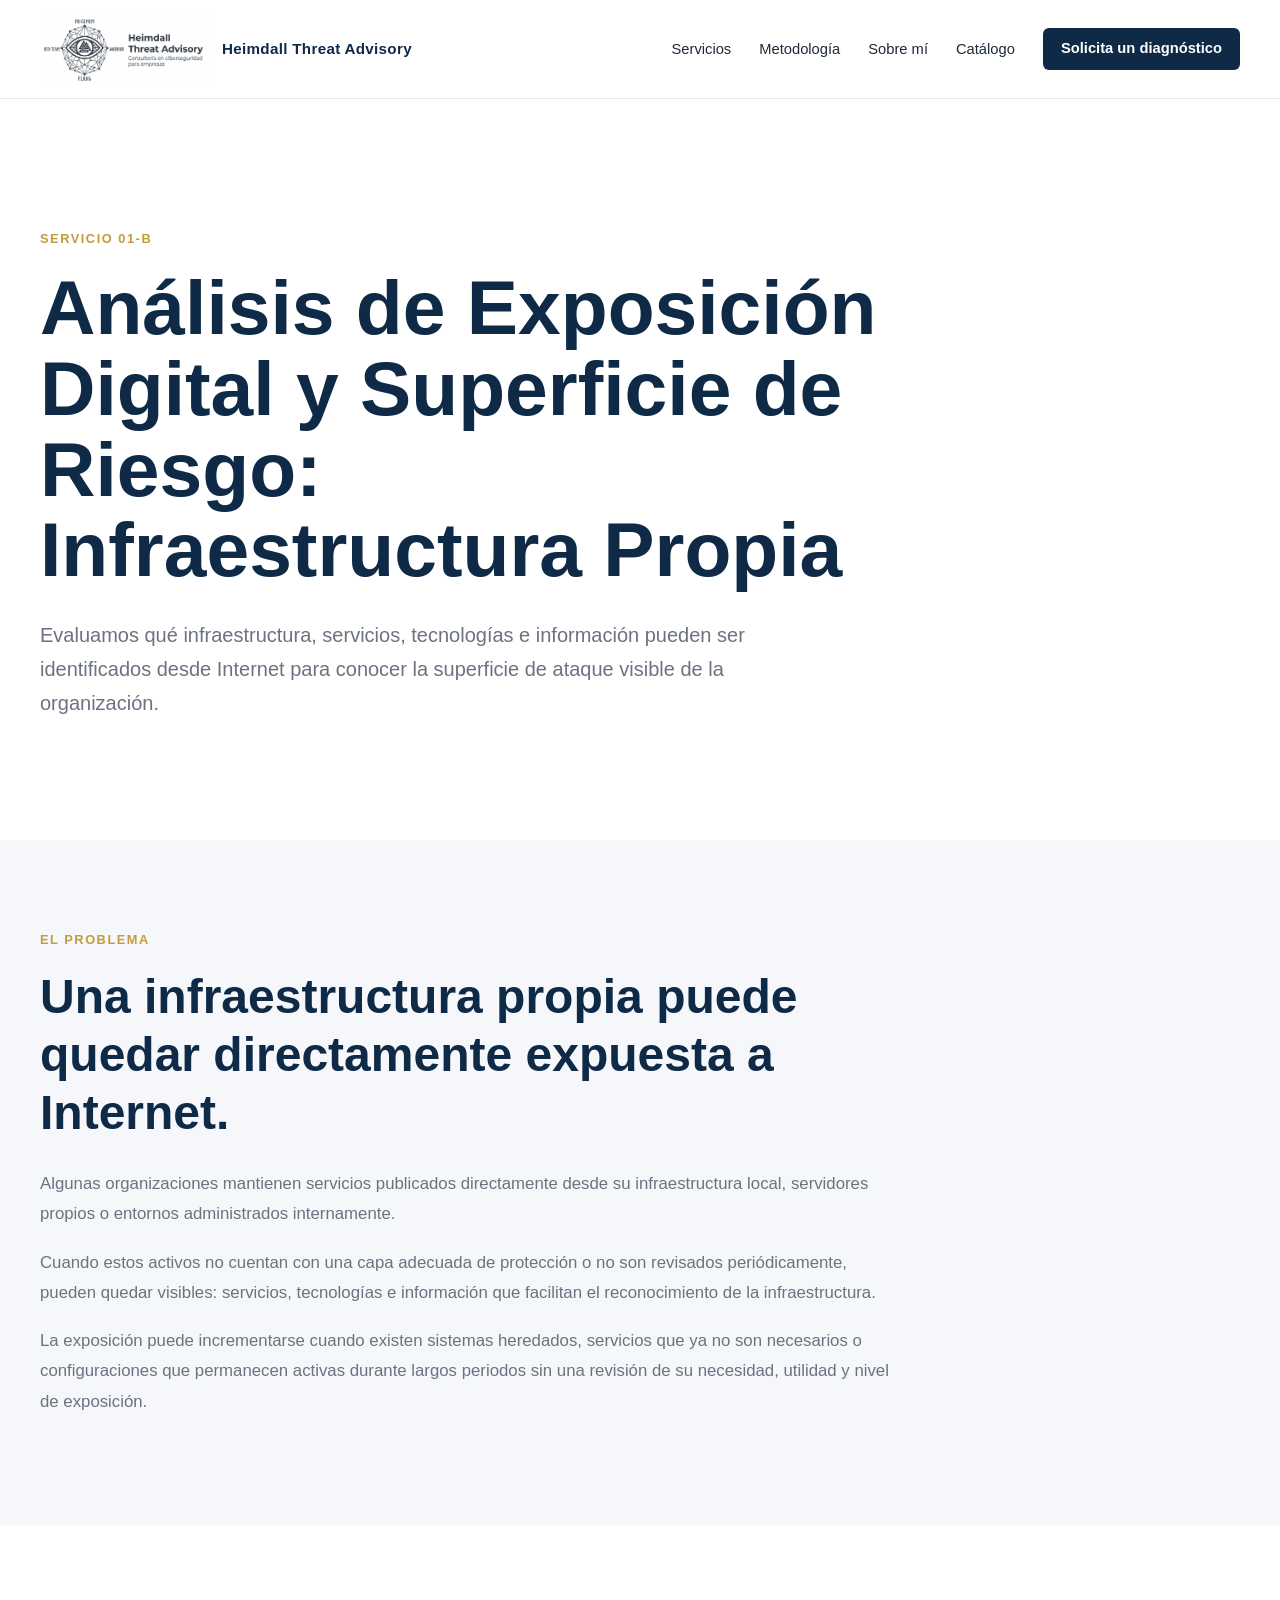
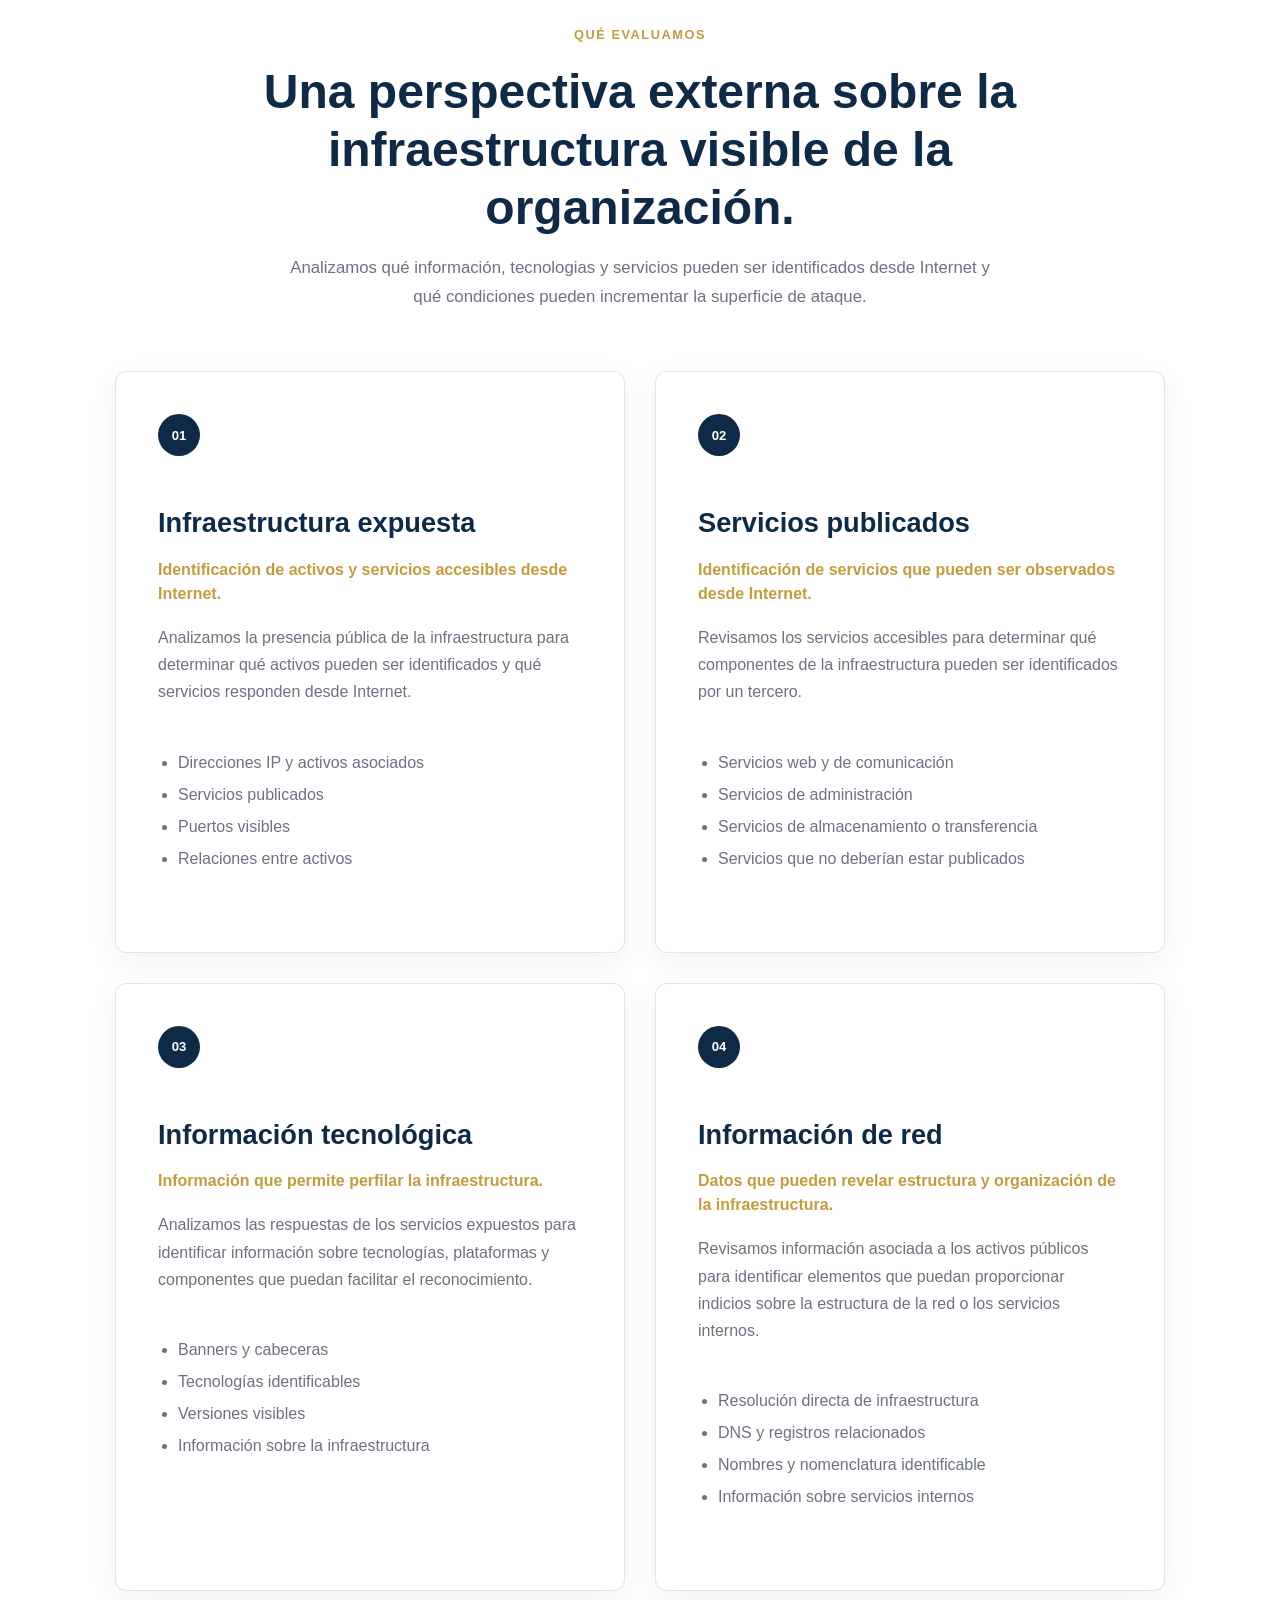
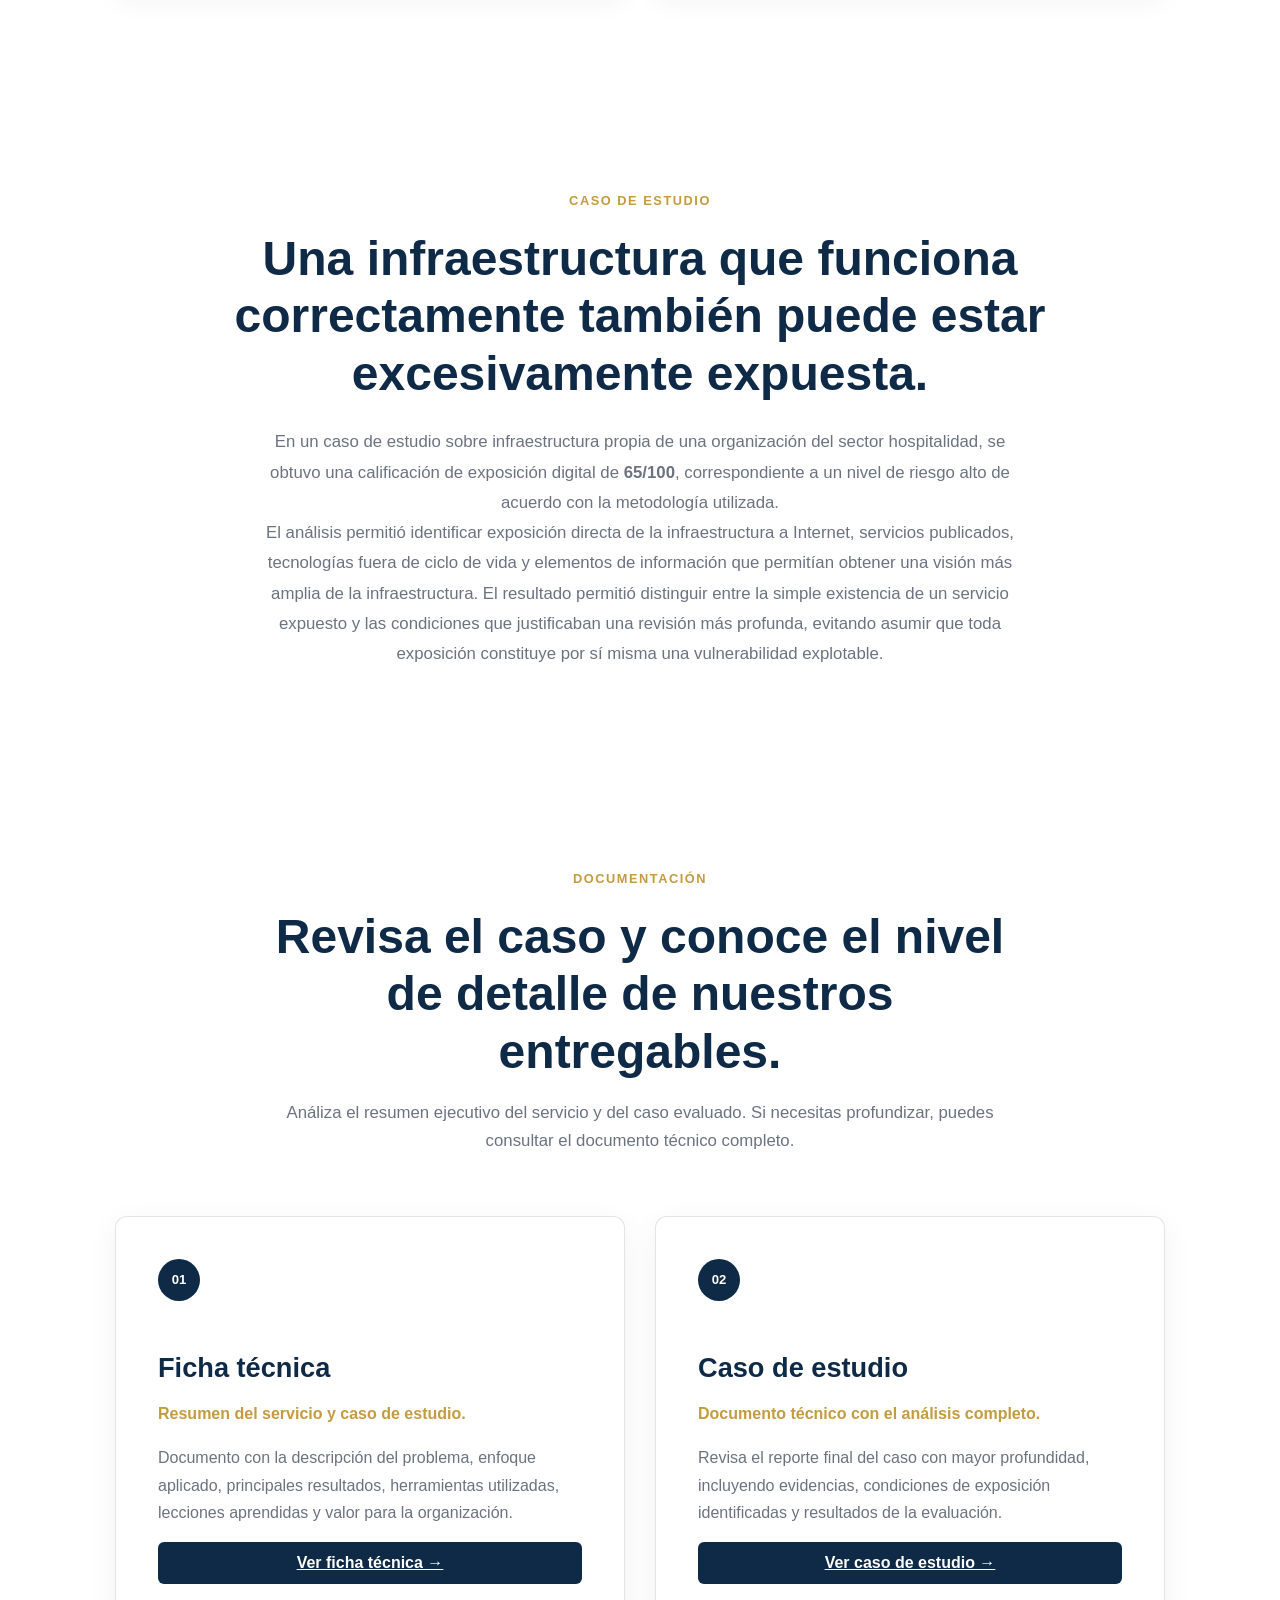
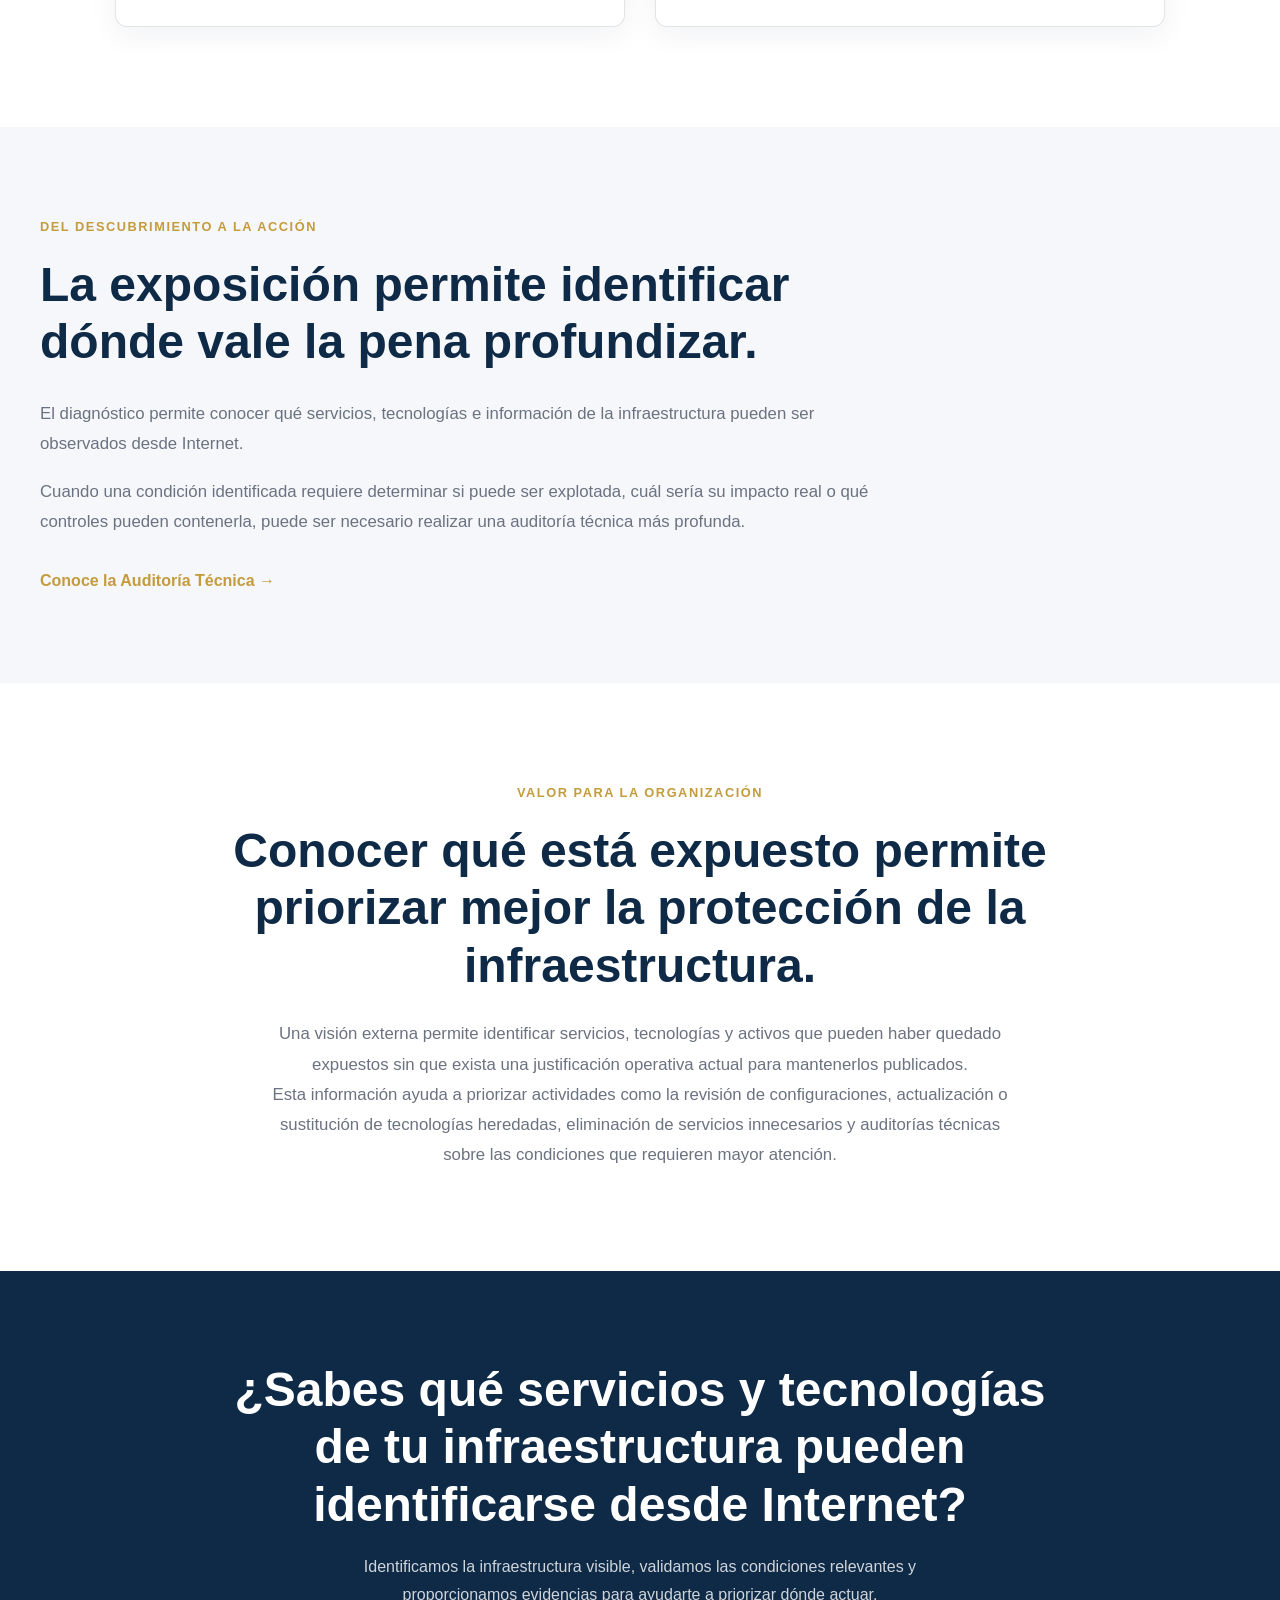
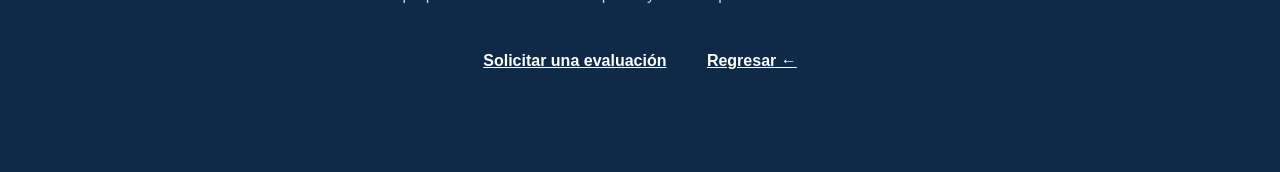
<file: servicios/ade-propietario.html>
<!DOCTYPE html>
<html lang="es">

  <head>

    <meta charset="UTF-8">
    <meta name="viewport"
    content="width=device-width, initial-scale=1.0">
    
    <title>Exposición Digital en Infraestructura Propia | Heimdall Threat Advisory</title>

    <meta
    name="description"
    content="Evaluamos qué infraestructura, servicios, tecnologías e información pueden identificarse desde Internet en su infraestructura propia.">

    <link rel="canonical" href="https://heimdall-ta.com/servicios/ade-propietario.html">
    <meta property="og:type" content="website">
    <meta property="og:site_name" content="Heimdall Threat Advisory">
    <meta property="og:title" content="Exposición Digital en Infraestructura Propia | Heimdall Threat Advisory">
    <meta property="og:description" content="Evaluamos qué infraestructura, servicios, tecnologías e información pueden identificarse desde Internet en su infraestructura propia.">
    <meta property="og:url" content="https://heimdall-ta.com/servicios/ade-propietario.html">
    <meta property="og:image" content="https://heimdall-ta.com/img/logos/Logo_simp2B.png">
    <meta name="twitter:card" content="summary">
    <meta name="twitter:title" content="Exposición Digital en Infraestructura Propia | Heimdall Threat Advisory">
    <meta name="twitter:description" content="Evaluamos qué infraestructura, servicios, tecnologías e información pueden identificarse desde Internet en su infraestructura propia.">
    <meta name="twitter:image" content="https://heimdall-ta.com/img/logos/Logo_simp2B.png">

    <script type="application/ld+json">
    {
      "@context": "https://schema.org",
      "@type": "Service",
      "name": "Análisis de Exposición Digital y Superficie de Riesgo: Infraestructura Propia",
      "description": "Evaluamos qué infraestructura, servicios, tecnologías e información pueden identificarse desde Internet en su infraestructura propia.",
      "url": "https://heimdall-ta.com/servicios/ade-propietario.html",
      "provider": {
        "@type": "ProfessionalService",
        "name": "Heimdall Threat Advisory",
        "url": "https://heimdall-ta.com/"
      }
    }
    </script>

    <script type="application/ld+json">
    {
      "@context": "https://schema.org",
      "@type": "BreadcrumbList",
      "itemListElement": [
        {
          "@type": "ListItem",
          "position": 1,
          "name": "Inicio",
          "item": "https://heimdall-ta.com/"
        },
        {
          "@type": "ListItem",
          "position": 2,
          "name": "Análisis de Exposición Digital",
          "item": "https://heimdall-ta.com/servicios/analisis-exposicion.html"
        },
        {
          "@type": "ListItem",
          "position": 3,
          "name": "Infraestructura Propia",
          "item": "https://heimdall-ta.com/servicios/ade-propietario.html"
        }
      ]
    }
    </script>

    <link rel="stylesheet" href="../css/variables.css">
    <link rel="stylesheet" href="../css/base.css">
    <link rel="stylesheet" href="../css/layout.css">
    <link rel="stylesheet" href="../css/components.css">
    <link rel="stylesheet" href="../css/pages.min.css">
    <link rel="stylesheet" href="../css/service-audit.css">
    <link rel="icon" type="image/png" href="../img/logos/favicon.png">
 
  
  </head>
  
  <body>

    <header class="site-header">
      <nav class="navbar">
        <a href="../index.html" class="nav-brand">

          <img
            src="../img/logos/Logo_simp2B.png"
            alt="Heimdall Threat Advisory"
            >

          <span>Heimdall Threat Advisory</span>

        </a>

        <button
          class="nav-toggle"
          type="button"
          aria-label="Abrir menú"
          aria-expanded="false"
          aria-controls="main-navigation"
          >
          <span></span>
          <span></span>
          <span></span>
          
          </button>

        <ul class="nav-menu" id="main-navigation">

          <li>
            <a href="../index.html#servicios">Servicios</a>
          </li>
          
          <li>
            <a href="../index.html#metodologia">Metodología</a>
          </li>
                  
          <li>
            <a href="about.html#about">Sobre mí</a>
          </li>

          <li>
            <a href="../catalogo.html">Catálogo</a>
          </li>
                  
          <li>
            <a href="about.html#contacto" class="nav-cta">
              Solicita un diagnóstico
            </a>
          </li>
        </ul>
      </nav>
    </header>

    <main>

    <!-- == HERO == -->
    <section class="service-hero">
        <div class="container">

            <span class="section-eyebrow">
                SERVICIO 01-B
            </span>

            <h1>
                Análisis de Exposición Digital
                y Superficie de Riesgo:
                <br>
                Infraestructura Propia
            </h1>

            <p class="service-hero-lead">
                Evaluamos qué infraestructura, servicios,
                tecnologías e información pueden ser identificados
                desde Internet para conocer la superficie de ataque
                visible de la organización.
            </p>

        </div>
    </section>

    <!-- == PROBLEMA == -->
    <section class="service-problem">
        <div class="container">
            <div class="service-problem-content">

                <span class="section-eyebrow">
                    EL PROBLEMA
                </span>

                <h2>
                    Una infraestructura propia puede quedar
                    directamente expuesta a Internet.
                </h2>

                <p>
                    Algunas organizaciones mantienen servicios
                    publicados directamente desde su infraestructura
                    local, servidores propios o entornos administrados
                    internamente.
                </p>

                <p>
                    Cuando estos activos no cuentan con una capa
                    adecuada de protección o no son revisados
                    periódicamente, pueden quedar visibles: servicios,
                    tecnologías e información que facilitan el
                    reconocimiento de la infraestructura.
                </p>

                <p>
                    La exposición puede incrementarse cuando existen
                    sistemas heredados, servicios que ya no son
                    necesarios o configuraciones que permanecen
                    activas durante largos periodos sin una revisión
                    de su necesidad, utilidad y nivel de exposición.
                </p>

            </div>
        </div>
    </section>

    <!-- == QUÉ EVALUAMOS == -->
    <section class="audit-options">
        <div class="container">
            <div class="section-heading">

                <span class="section-eyebrow">
                    QUÉ EVALUAMOS
                </span>

                <h2>
                    Una perspectiva externa sobre la infraestructura
                    visible de la organización.
                </h2>

                <p>
                    Analizamos qué información, tecnologias y servicios pueden
                    ser identificados desde Internet y qué condiciones
                    pueden incrementar la superficie de ataque.
                </p>

            </div>

            <div class="audit-options-grid">

                <!-- INFRAESTRUCTURA -->
                <article class="audit-option-card">
                    <div class="audit-option-number">
                        01
                    </div>

                    <h3>
                        Infraestructura expuesta
                    </h3>

                    <p class="audit-option-highlight">
                        Identificación de activos y servicios
                        accesibles desde Internet.
                    </p>

                    <p>
                        Analizamos la presencia pública de la
                        infraestructura para determinar qué activos
                        pueden ser identificados y qué servicios
                        responden desde Internet.
                    </p>

                    <ul>
                        <li>Direcciones IP y activos asociados</li>
                        <li>Servicios publicados</li>
                        <li>Puertos visibles</li>
                        <li>Relaciones entre activos</li>
                    </ul>

                </article>

                <!-- SERVICIOS -->
                <article class="audit-option-card">

                    <div class="audit-option-number">
                        02
                    </div>

                    <h3>
                        Servicios publicados
                    </h3>

                    <p class="audit-option-highlight">
                        Identificación de servicios que pueden
                        ser observados desde Internet.
                    </p>

                    <p>
                        Revisamos los servicios accesibles para
                        determinar qué componentes de la
                        infraestructura pueden ser identificados
                        por un tercero.
                    </p>

                    <ul>
                        <li>Servicios web y de comunicación</li>
                        <li>Servicios de administración</li>
                        <li>Servicios de almacenamiento o transferencia</li>
                        <li>Servicios que no deberían estar publicados</li>
                    </ul>

                </article>

                <!-- TECNOLOGÍAS -->
                <article class="audit-option-card">

                    <div class="audit-option-number">
                        03
                    </div>

                    <h3>
                        Información tecnológica
                    </h3>

                    <p class="audit-option-highlight">
                        Información que permite perfilar la
                        infraestructura.
                    </p>

                    <p>
                        Analizamos las respuestas de los servicios
                        expuestos para identificar información sobre
                        tecnologías, plataformas y componentes que
                        puedan facilitar el reconocimiento.
                    </p>

                    <ul>
                        <li>Banners y cabeceras</li>
                        <li>Tecnologías identificables</li>
                        <li>Versiones visibles</li>
                        <li>Información sobre la infraestructura</li>
                    </ul>

                </article>

                <!-- INFORMACIÓN DE RED -->
                <article class="audit-option-card">

                    <div class="audit-option-number">
                        04
                    </div>

                    <h3>
                        Información de red
                    </h3>

                    <p class="audit-option-highlight">
                        Datos que pueden revelar estructura
                        y organización de la infraestructura.
                    </p>

                    <p>
                        Revisamos información asociada a los activos
                        públicos para identificar elementos que
                        puedan proporcionar indicios sobre la
                        estructura de la red o los servicios internos.
                    </p>

                    <ul>
                        <li>Resolución directa de infraestructura</li>
                        <li>DNS y registros relacionados</li>
                        <li>Nombres y nomenclatura identificable</li>
                        <li>Información sobre servicios internos</li>
                    </ul>

                </article>
            </div>
        </div>

    </section>

    <!-- == RESULTADOS == -->
    <section class="audit-value">
        <div class="container">

            <span class="section-eyebrow">
                CASO DE ESTUDIO
            </span>

            <h2>
                Una infraestructura que funciona correctamente
                también puede estar excesivamente expuesta.
            </h2>

            <p>
                En un caso de estudio sobre infraestructura propia
                de una organización del sector hospitalidad, se
                obtuvo una calificación de exposición digital de
                <strong>65/100</strong>, correspondiente a un nivel
                de riesgo alto de acuerdo con la metodología utilizada.
            </p>

            <p>
                El análisis permitió identificar exposición directa
                de la infraestructura a Internet, servicios
                publicados, tecnologías fuera de ciclo de vida y
                elementos de información que permitían obtener una
                visión más amplia de la infraestructura. El resultado 
                permitió distinguir entre la simple existencia de un 
                servicio expuesto y las condiciones
                que justificaban una revisión más profunda, evitando
                asumir que toda exposición constituye por sí misma
                una vulnerabilidad explotable.
            </p>

        </div>
    </section>

    <!-- == DOCUMENTACIÓN == -->
    <section class="audit-options">
        <div class="container">
            <div class="section-heading">

                <span class="section-eyebrow">
                    DOCUMENTACIÓN
                </span>

                <h2>
                    Revisa el caso y conoce el nivel de detalle
                    de nuestros entregables.
                </h2>

                <p>
                    Análiza el resumen ejecutivo del
                    servicio y del caso evaluado. Si necesitas
                    profundizar, puedes consultar el documento
                    técnico completo.
                </p>

            </div>

            <div class="audit-options-grid">

                <!-- FICHA TÉCNICA -->
                <article class="audit-option-card">
                    <div class="audit-option-number">
                        01
                    </div>

                    <h3>
                        Ficha técnica
                    </h3>

                    <p class="audit-option-highlight">
                        Resumen del servicio y caso de estudio.
                    </p>

                    <p>
                        Documento con la descripción del problema,
                        enfoque aplicado, principales resultados,
                        herramientas utilizadas, lecciones aprendidas
                        y valor para la organización.
                    </p>

                    <a href="../docs/adexp/RES_ADEP.pdf"
                       target="_blank"
                       rel="noopener noreferrer"
                       class="nav-cta">
                        Ver ficha técnica →
                    </a>
                </article>

                <!-- CASO DE ESTUDIO -->
                <article class="audit-option-card">
                    <div class="audit-option-number">
                        02
                    </div>

                    <h3>
                        Caso de estudio
                    </h3>

                    <p class="audit-option-highlight">
                        Documento técnico con el análisis completo.
                    </p>

                    <p>
                        Revisa el reporte final del caso con mayor profundidad,
                        incluyendo evidencias, condiciones de
                        exposición identificadas y resultados de
                        la evaluación.
                    </p>

                    <a href="../docs/adexp/ADE_PT_HPD.pdf"
                       target="_blank"
                       rel="noopener noreferrer"
                       class="nav-cta">
                        Ver caso de estudio →
                    </a>

                </article>
            </div>
        </div>

    </section>

    <!-- == DEL DESCUBRIMIENTO A LA ACCIÓN == -->
    <section class="service-problem">
        <div class="container">
            <div class="service-problem-content">

                <span class="section-eyebrow">
                    DEL DESCUBRIMIENTO A LA ACCIÓN
                </span>

                <h2>
                    La exposición permite identificar dónde
                    vale la pena profundizar.
                </h2>

                <p>
                    El diagnóstico permite conocer qué servicios,
                    tecnologías e información de la infraestructura
                    pueden ser observados desde Internet.
                </p>

                <p>
                    Cuando una condición identificada requiere
                    determinar si puede ser explotada, cuál sería
                    su impacto real o qué controles pueden contenerla,
                    puede ser necesario realizar una auditoría
                    técnica más profunda.
                </p>

                <a href="auditoria-tecnica.html"
                    class="text-link">
                    Conoce la Auditoría Técnica →
                </a>

            </div>
        </div>
    </section>

    <!-- == VALOR == -->
    <section class="audit-value">
        <div class="container">

            <span class="section-eyebrow">
                VALOR PARA LA ORGANIZACIÓN
            </span>

            <h2>
                Conocer qué está expuesto permite priorizar
                mejor la protección de la infraestructura.
            </h2>

            <p>
                Una visión externa permite identificar servicios,
                tecnologías y activos que pueden haber quedado
                expuestos sin que exista una justificación
                operativa actual para mantenerlos publicados.
            </p>

            <p>
                Esta información ayuda a priorizar actividades como
                la revisión de configuraciones, actualización o
                sustitución de tecnologías heredadas, eliminación
                de servicios innecesarios y auditorías técnicas
                sobre las condiciones que requieren mayor atención.
            </p>

        </div>
    </section>

    <!-- == CTA == -->
    <section class="service-cta">

        <div class="container">

            <h2>
                ¿Sabes qué servicios y tecnologías de tu
                infraestructura pueden identificarse desde Internet?
            </h2>

            <p>
                Identificamos la infraestructura visible, validamos
                las condiciones relevantes y proporcionamos
                evidencias para ayudarte a priorizar dónde actuar.
            </p>

            <a href="about.html#contacto"
                class="nav-cta">
                Solicitar una evaluación
            </a>

          <a href="analisis-exposicion.html"
                class="nav-cta">
                Regresar ←
            </a>

        </div>

    </section>

</main>

    <footer>
      
    </footer>

    <script src="../js/main.js"></script>

  </body>

</html>
</file>
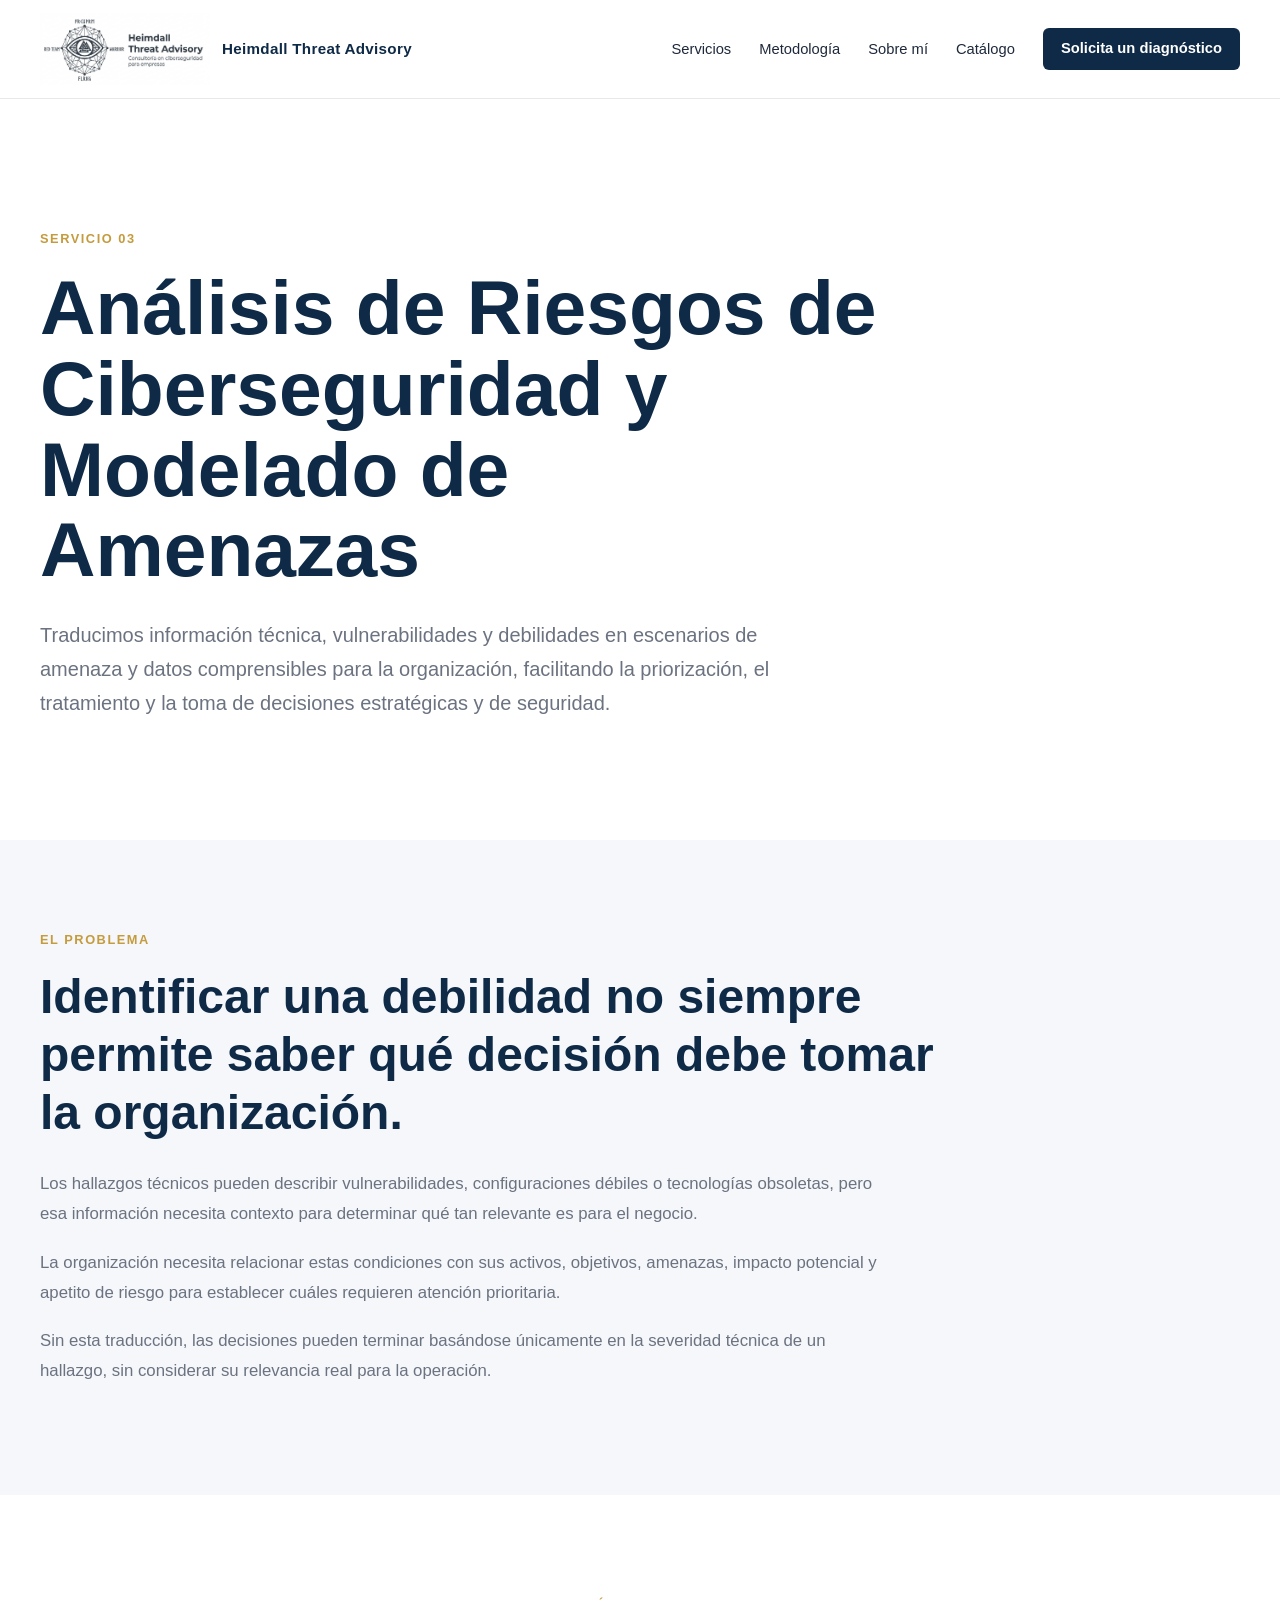
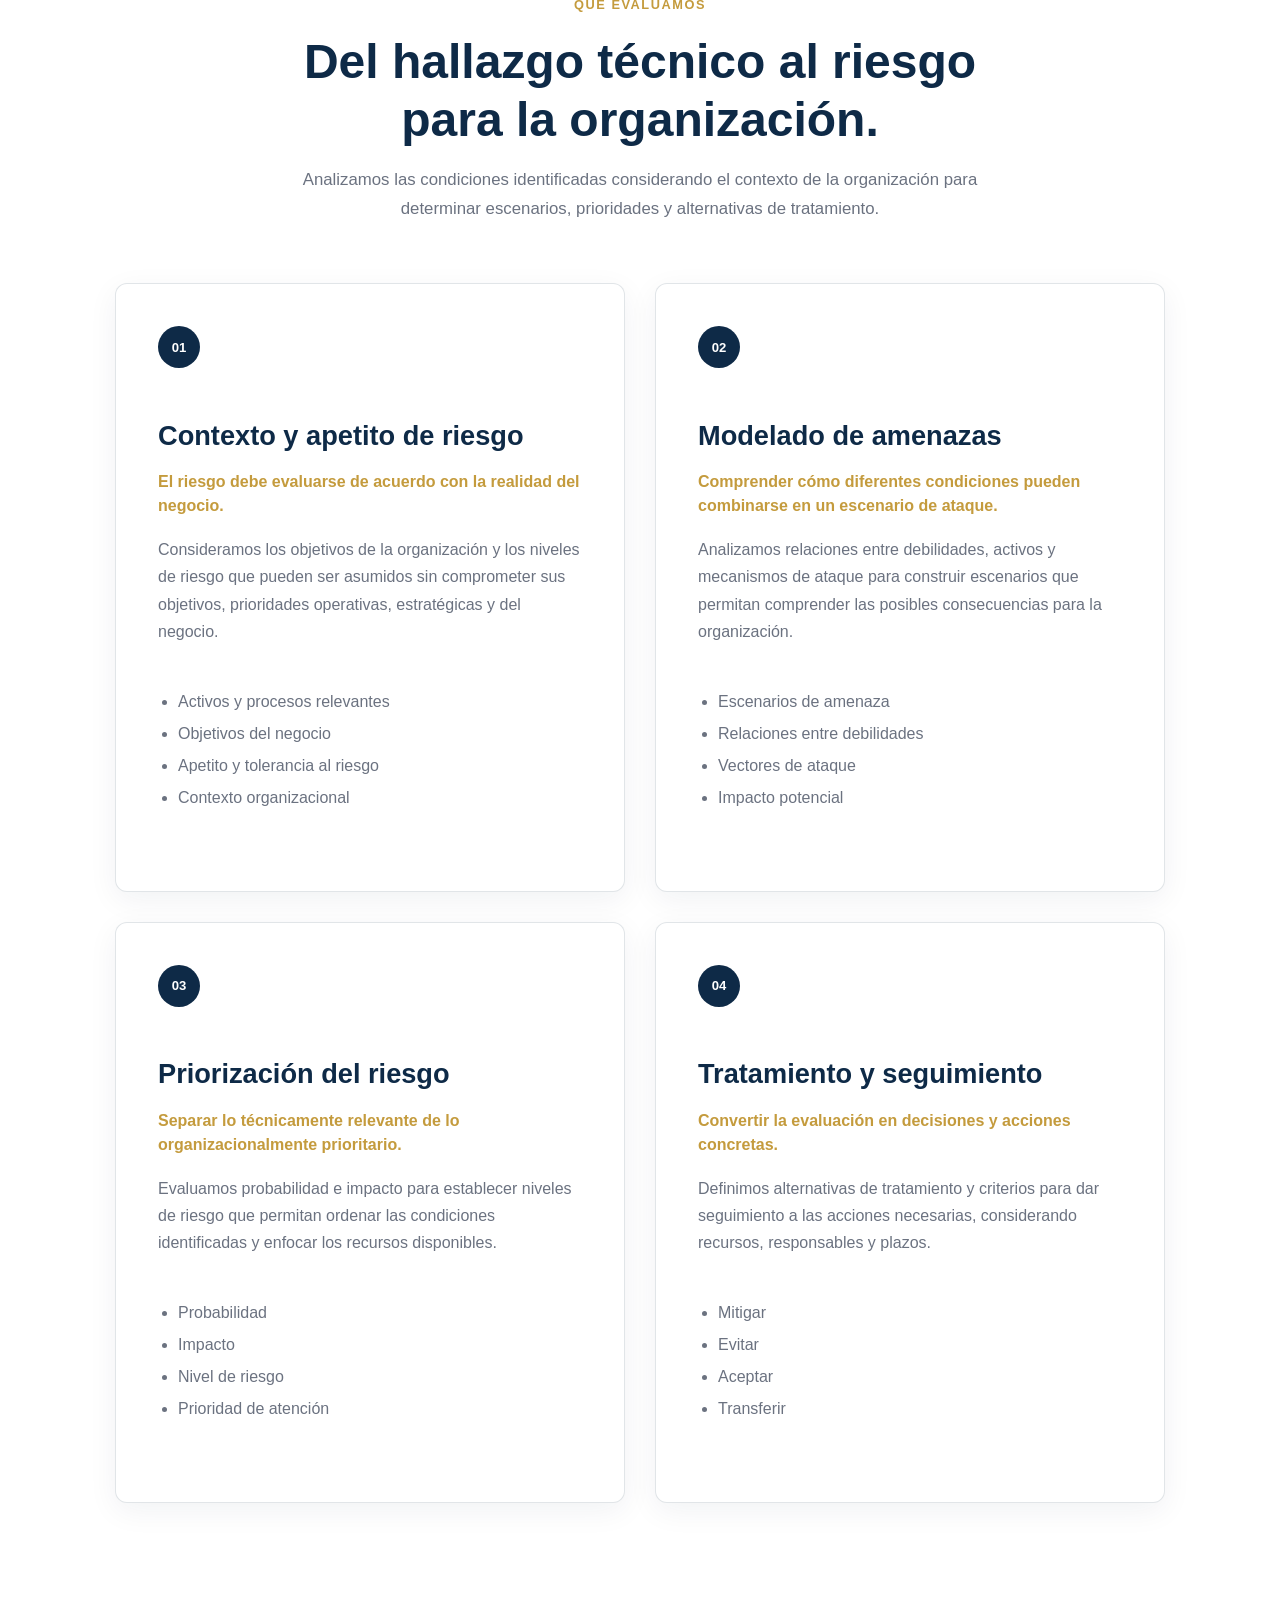
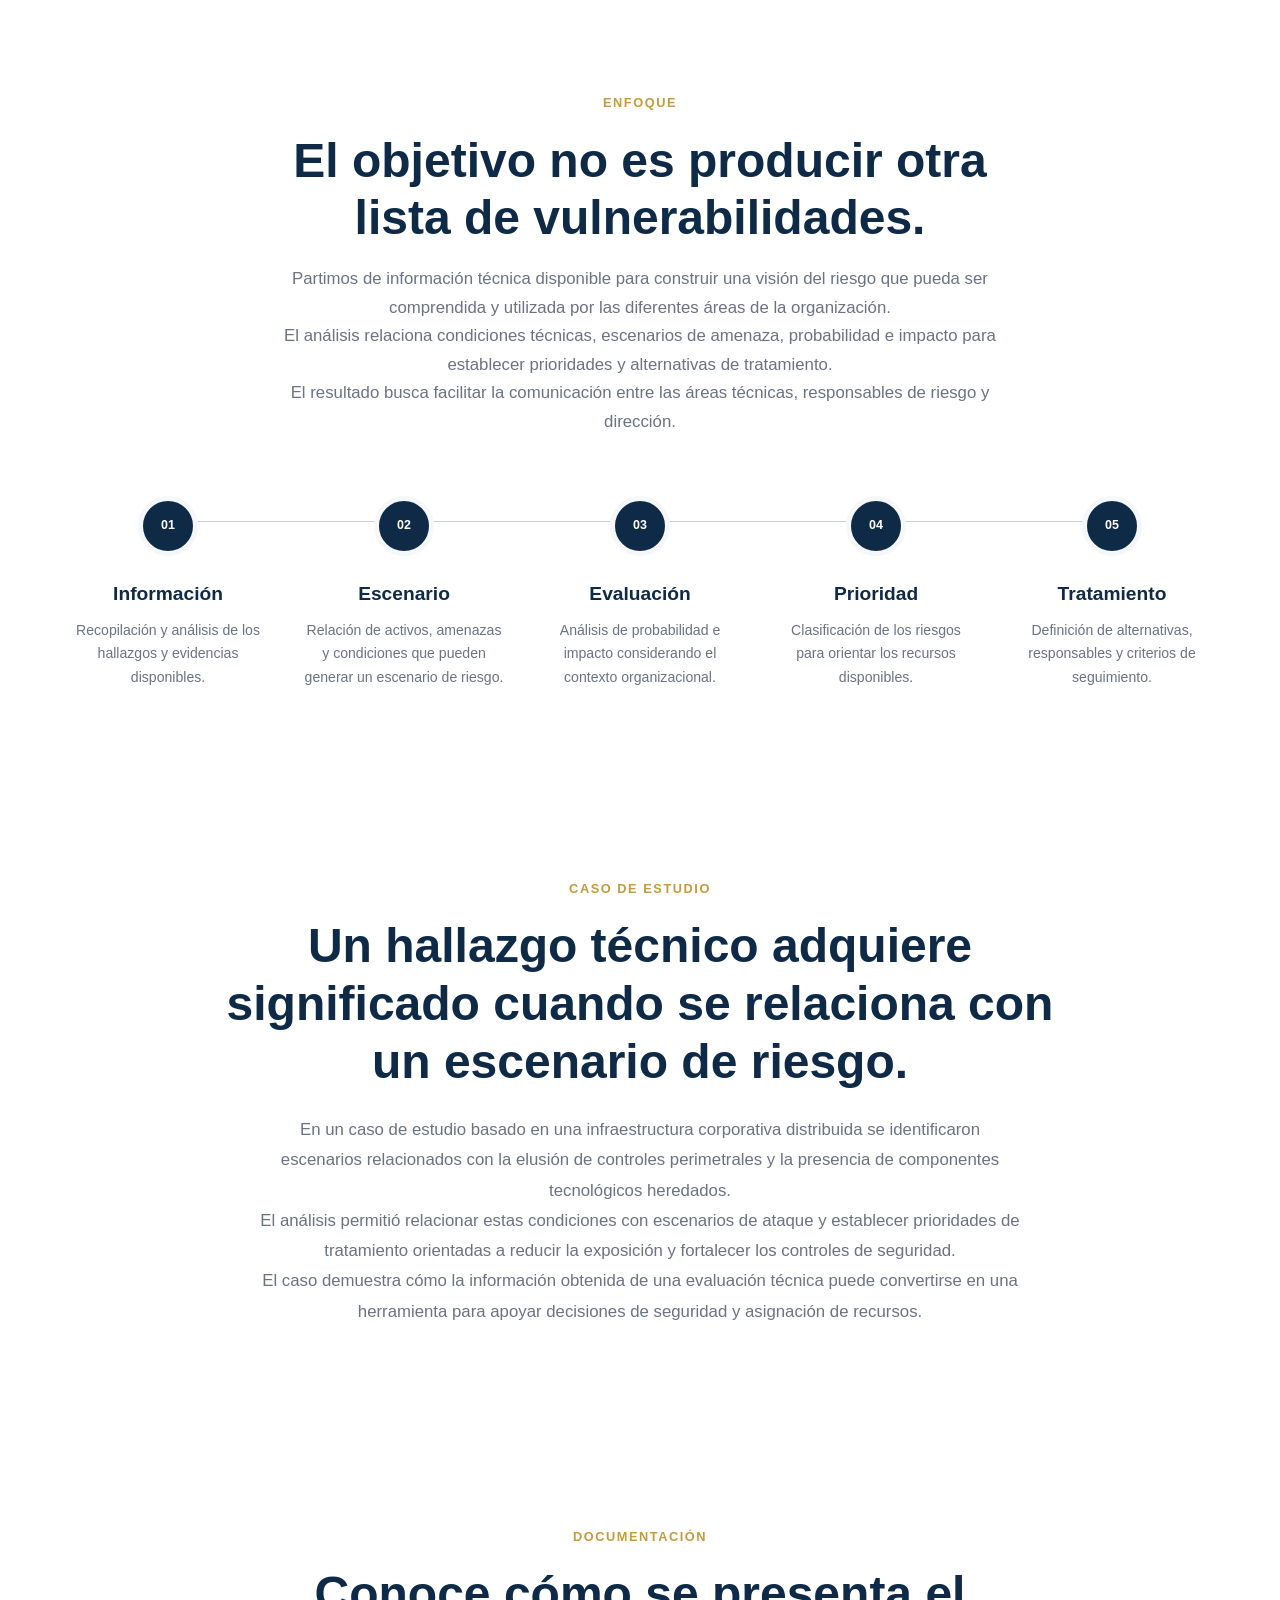
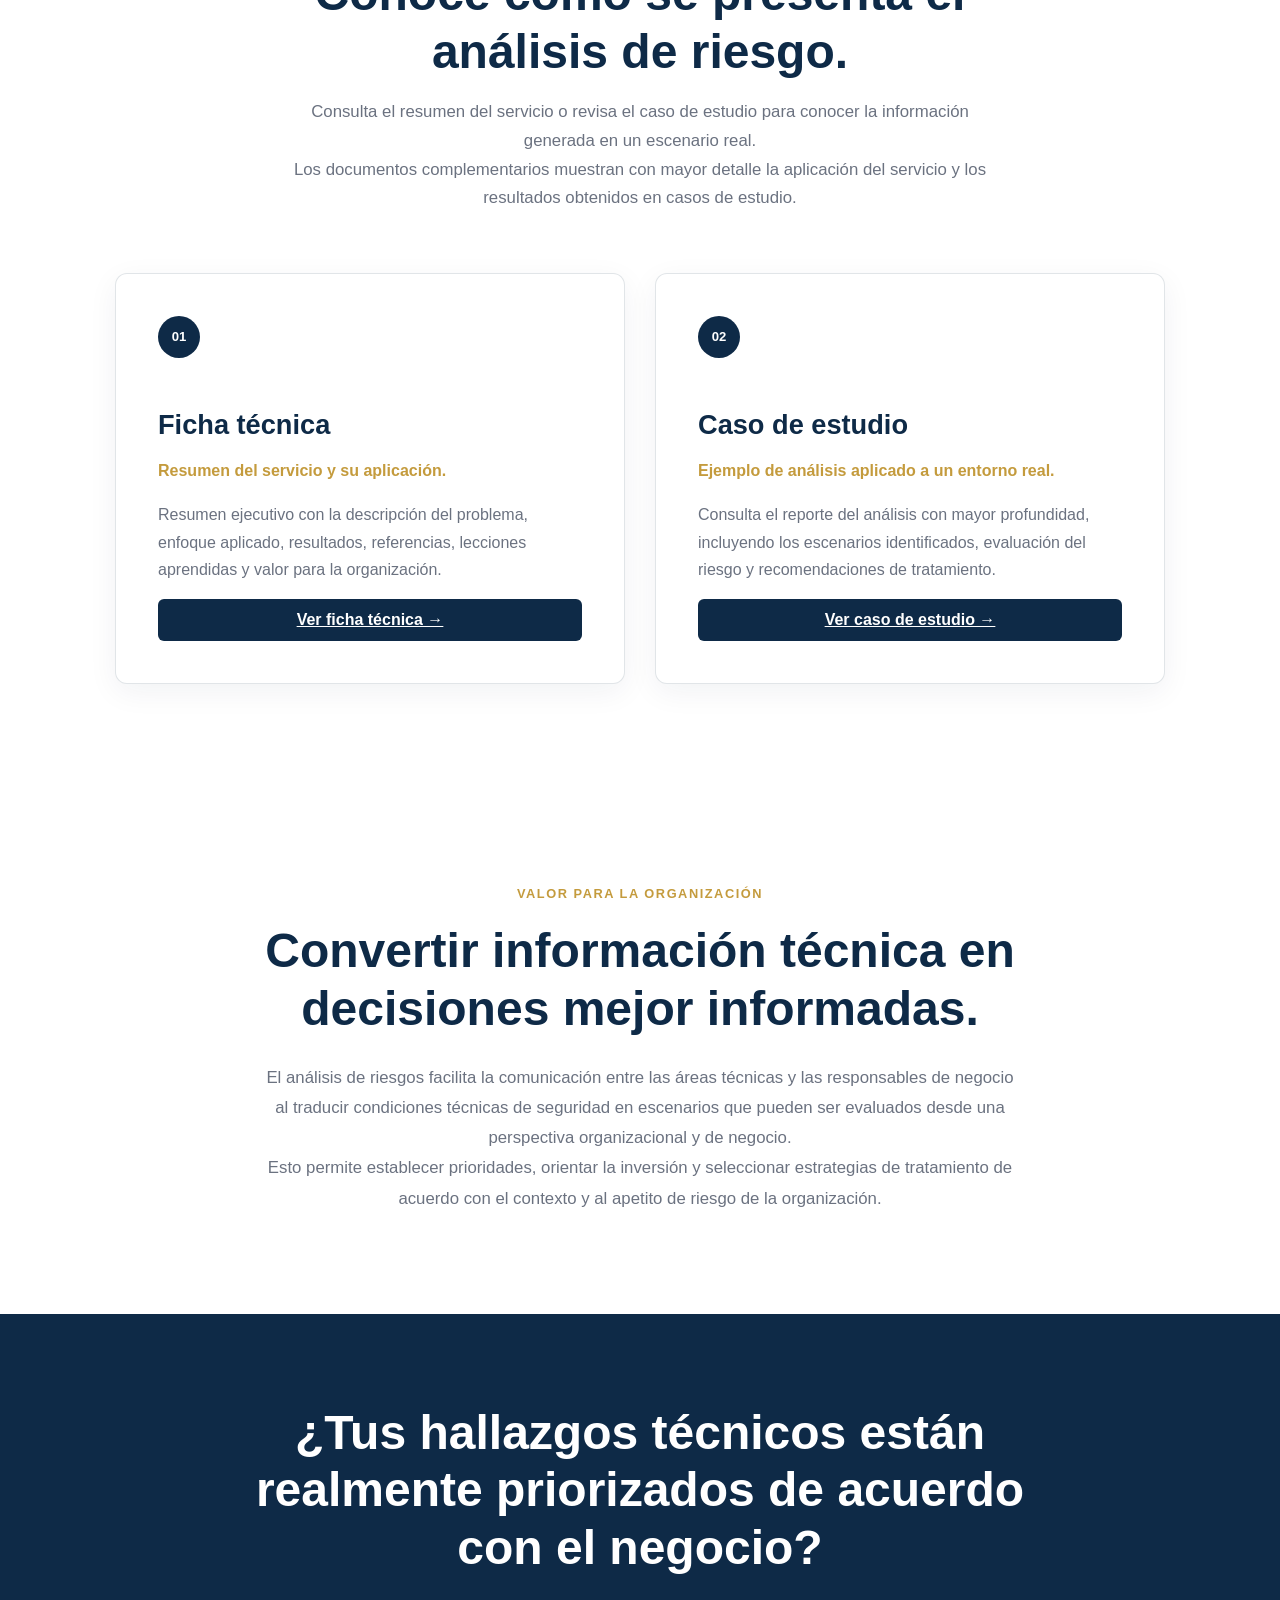
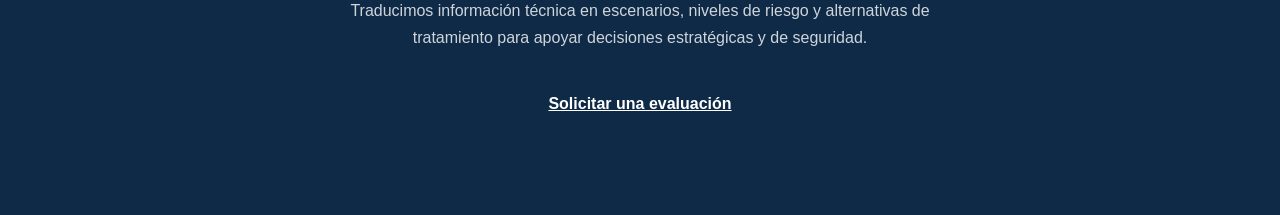
<file: servicios/adr.html>
<!DOCTYPE html>
<html lang="es">

  <head>

    <meta charset="UTF-8">
    <meta name="viewport"
    content="width=device-width, initial-scale=1.0">
    
    <title>Análisis de Riesgos y Modelado de Amenazas | Heimdall Threat Advisory</title>

    <meta
    name="description"
    content="Traducimos vulnerabilidades y debilidades en escenarios de amenaza comprensibles para priorizar el tratamiento y tomar mejores decisiones de seguridad.">

    <link rel="canonical" href="https://heimdall-ta.com/servicios/adr.html">
    <meta property="og:type" content="website">
    <meta property="og:site_name" content="Heimdall Threat Advisory">
    <meta property="og:title" content="Análisis de Riesgos y Modelado de Amenazas | Heimdall Threat Advisory">
    <meta property="og:description" content="Traducimos vulnerabilidades y debilidades en escenarios de amenaza comprensibles para priorizar el tratamiento y tomar mejores decisiones de seguridad.">
    <meta property="og:url" content="https://heimdall-ta.com/servicios/adr.html">
    <meta property="og:image" content="https://heimdall-ta.com/img/logos/Logo_simp2B.png">
    <meta name="twitter:card" content="summary">
    <meta name="twitter:title" content="Análisis de Riesgos y Modelado de Amenazas | Heimdall Threat Advisory">
    <meta name="twitter:description" content="Traducimos vulnerabilidades y debilidades en escenarios de amenaza comprensibles para priorizar el tratamiento y tomar mejores decisiones de seguridad.">
    <meta name="twitter:image" content="https://heimdall-ta.com/img/logos/Logo_simp2B.png">

    <script type="application/ld+json">
    {
      "@context": "https://schema.org",
      "@type": "Service",
      "name": "Análisis de Riesgos y Modelado de Amenazas",
      "description": "Traducimos vulnerabilidades y debilidades en escenarios de amenaza comprensibles para priorizar el tratamiento y tomar mejores decisiones de seguridad.",
      "url": "https://heimdall-ta.com/servicios/adr.html",
      "provider": {
        "@type": "ProfessionalService",
        "name": "Heimdall Threat Advisory",
        "url": "https://heimdall-ta.com/"
      }
    }
    </script>

    <script type="application/ld+json">
    {
      "@context": "https://schema.org",
      "@type": "BreadcrumbList",
      "itemListElement": [
        {
          "@type": "ListItem",
          "position": 1,
          "name": "Inicio",
          "item": "https://heimdall-ta.com/"
        },
        {
          "@type": "ListItem",
          "position": 2,
          "name": "Análisis de Riesgos y Modelado de Amenazas",
          "item": "https://heimdall-ta.com/servicios/adr.html"
        }
      ]
    }
    </script>

    <link rel="stylesheet" href="../css/variables.css">
    <link rel="stylesheet" href="../css/base.css">
    <link rel="stylesheet" href="../css/layout.css">
    <link rel="stylesheet" href="../css/components.css">
    <link rel="stylesheet" href="../css/pages.min.css">
    <link rel="stylesheet" href="../css/service-audit.css">
    <link rel="icon" type="image/png" href="../img/logos/favicon.png">
 
  
  </head>
  
  <body>

    <header class="site-header">
      <nav class="navbar">
        <a href="../index.html" class="nav-brand">

          <img
            src="../img/logos/Logo_simp2B.png"
            alt="Heimdall Threat Advisory"
            >

          <span>Heimdall Threat Advisory</span>

        </a>

        <button
          class="nav-toggle"
          type="button"
          aria-label="Abrir menú"
          aria-expanded="false"
          aria-controls="main-navigation"
          >
          <span></span>
          <span></span>
          <span></span>
          
          </button>

        <ul class="nav-menu" id="main-navigation">

          <li>
            <a href="../index.html#servicios">Servicios</a>
          </li>
          
          <li>
            <a href="../index.html#metodologia">Metodología</a>
          </li>
          
          <li>
            <a href="about.html#about">Sobre mí</a>
          </li>
          
          <li>
            <a href="../catalogo.html">Catálogo</a>
          </li>
          
          <li>
            <a href="about.html#contacto" class="nav-cta">
              Solicita un diagnóstico
            </a>
          </li>
        </ul>
      </nav>
    </header>

    <main>

    <!-- == HERO == -->
    <section class="service-hero">
        <div class="container">
            <span class="section-eyebrow">
                SERVICIO 03
            </span>

            <h1>
                Análisis de Riesgos de Ciberseguridad
                y Modelado de Amenazas
            </h1>
          
          <div>
            <p class="service-hero-lead">
                Traducimos información técnica, vulnerabilidades y 
                debilidades en escenarios de amenaza y datos comprensibles 
                para la organización, facilitando la priorización, 
                el tratamiento y la toma de decisiones estratégicas y de seguridad.
            </p>
          </div>

        </div>
    </section>

    <!-- == PROBLEMA == -->
    <section class="service-problem">
        <div class="container">
          
            <div class="service-problem-content">
                <span class="section-eyebrow">
                    EL PROBLEMA
                </span>

                <h2>
                    Identificar una debilidad no siempre permite
                    saber qué decisión debe tomar la organización.
                </h2>

                <p>
                    Los hallazgos técnicos pueden describir
                    vulnerabilidades, configuraciones débiles o
                    tecnologías obsoletas, pero esa información
                    necesita contexto para determinar qué tan
                    relevante es para el negocio.
                </p>

                <p>
                    La organización necesita relacionar estas
                    condiciones con sus activos, objetivos,
                    amenazas, impacto potencial y apetito de riesgo
                    para establecer cuáles requieren atención
                    prioritaria.
                </p>

                <p>
                    Sin esta traducción, las decisiones pueden
                    terminar basándose únicamente en la severidad
                    técnica de un hallazgo, sin considerar su
                    relevancia real para la operación.
                </p>
            </div>

        </div>
    </section>

    <!-- == QUÉ EVALUAMOS == -->
    <section class="audit-options">
        <div class="container">
          
            <div class="section-heading">
                <span class="section-eyebrow">
                    QUÉ EVALUAMOS
                </span>

                <h2>
                    Del hallazgo técnico al riesgo para
                    la organización.
                </h2>

                <p>
                    Analizamos las condiciones identificadas
                    considerando el contexto de la organización
                    para determinar escenarios, prioridades y
                    alternativas de tratamiento.
                </p>
            </div>

            <div class="audit-options-grid">
                <!-- CONTEXTO -->
                <article class="audit-option-card">
                    <div class="audit-option-number">
                        01
                    </div>

                    <h3>
                        Contexto y apetito de riesgo
                    </h3>

                    <p class="audit-option-highlight">
                        El riesgo debe evaluarse de acuerdo
                        con la realidad del negocio.
                    </p>

                    <p>
                        Consideramos los objetivos de la
                        organización y los niveles de riesgo
                        que pueden ser asumidos sin comprometer
                        sus objetivos, prioridades operativas, 
                        estratégicas y del negocio.
                    </p>

                    <ul>
                        <li>Activos y procesos relevantes</li>
                        <li>Objetivos del negocio</li>
                        <li>Apetito y tolerancia al riesgo</li>
                        <li>Contexto organizacional</li>
                    </ul>
                </article>

                <!-- AMENAZAS -->
                <article class="audit-option-card">
                    <div class="audit-option-number">
                        02
                    </div>

                    <h3>
                        Modelado de amenazas
                    </h3>

                    <p class="audit-option-highlight">
                        Comprender cómo diferentes condiciones
                        pueden combinarse en un escenario de ataque.
                    </p>

                    <p>
                        Analizamos relaciones entre debilidades,
                        activos y mecanismos de ataque para construir
                        escenarios que permitan comprender las
                        posibles consecuencias para la organización.
                    </p>

                    <ul>
                        <li>Escenarios de amenaza</li>
                        <li>Relaciones entre debilidades</li>
                        <li>Vectores de ataque</li>
                        <li>Impacto potencial</li>
                    </ul>
                </article>

                <!-- PRIORIZACIÓN -->
                <article class="audit-option-card">
                    <div class="audit-option-number">
                        03
                    </div>

                    <h3>
                        Priorización del riesgo
                    </h3>

                    <p class="audit-option-highlight">
                        Separar lo técnicamente relevante de
                        lo organizacionalmente prioritario.
                    </p>

                    <p>
                        Evaluamos probabilidad e impacto para
                        establecer niveles de riesgo que permitan
                        ordenar las condiciones identificadas y
                        enfocar los recursos disponibles.
                    </p>

                    <ul>
                        <li>Probabilidad</li>
                        <li>Impacto</li>
                        <li>Nivel de riesgo</li>
                        <li>Prioridad de atención</li>
                    </ul>
                </article>

                <!-- TRATAMIENTO -->
                <article class="audit-option-card">
                    <div class="audit-option-number">
                        04
                    </div>

                    <h3>
                        Tratamiento y seguimiento
                    </h3>

                    <p class="audit-option-highlight">
                        Convertir la evaluación en decisiones
                        y acciones concretas.
                    </p>

                    <p>
                        Definimos alternativas de tratamiento y
                        criterios para dar seguimiento a las
                        acciones necesarias, considerando recursos,
                        responsables y plazos.
                    </p>

                    <ul>
                        <li>Mitigar</li>
                        <li>Evitar</li>
                        <li>Aceptar</li>
                        <li>Transferir</li>
                    </ul>
                </article>
            </div>

        </div>
    </section>

    <!-- == ENFOQUE == -->
    <section class="audit-detail-methodology">
        <div class="container">
          
            <div class="section-heading">
                    <span class="section-eyebrow">
                        ENFOQUE
                    </span>

                    <h2>
                        El objetivo no es producir otra lista
                        de vulnerabilidades.
                    </h2>

                    <p>
                        Partimos de información técnica disponible
                        para construir una visión del riesgo que
                        pueda ser comprendida y utilizada por las
                        diferentes áreas de la organización.
                    </p>

                    <p>
                        El análisis relaciona condiciones técnicas,
                        escenarios de amenaza, probabilidad e
                        impacto para establecer prioridades y
                        alternativas de tratamiento.
                    </p>

                    <p>
                        El resultado busca facilitar la comunicación
                        entre las áreas técnicas, responsables de
                        riesgo y dirección.
                    </p>
            </div>

          <div class="section-content">
              <!-- == Proceso PVTE == -->
                <div class="pvte-process">
                  <!-- == 01 == -->
                    <article class="pvte-step">
                        <div class="pvte-step-marker">
                            01
                        </div>

                        <div class="pvte-step-content">
                            <h3>
                                Información
                            </h3>

                            <p>
                                Recopilación y análisis de los
                                hallazgos y evidencias disponibles.
                            </p>
                        </div>
                    </article>

              <!-- == 02 == -->
                    <article class="pvte-step">
                        <div class="pvte-step-marker">
                            02
                        </div>

                        <div class="pvte-step-content">
                            <h3>
                                Escenario
                            </h3>

                            <p>
                                Relación de activos, amenazas y
                                condiciones que pueden generar
                                un escenario de riesgo.
                            </p>
                        </div>
                    </article>

                  <!-- == 03 == -->
                    <article class="pvte-step">
                        <div class="pvte-step-marker">
                            03
                        </div>

                        <div class="pvte-step-content">
                            <h3>
                                Evaluación
                            </h3>

                            <p>
                                Análisis de probabilidad e impacto
                                considerando el contexto organizacional.
                            </p>
                        </div>
                    </article>

                  <!-- == 04 == -->
                    <article class="pvte-step">
                        <div class="pvte-step-marker">
                            04
                        </div>

                        <div class="pvte-step-content">
                            <h3>
                                Prioridad
                            </h3>

                            <p>
                                Clasificación de los riesgos para
                                orientar los recursos disponibles.
                            </p>
                        </div>
                    </article>

                  <!-- == 05 == -->
                    <article class="pvte-step">
                        <div class="pvte-step-marker">
                            05
                        </div>

                        <div class="pvte-step-content">
                            <h3>
                                Tratamiento
                            </h3>

                            <p>
                                Definición de alternativas,
                                responsables y criterios de seguimiento.
                            </p>
                        </div>
                    </article>
                </div>
            </div>

        </div>
    </section>

    <!-- == CASO DE ESTUDIO == -->
    <section class="audit-value">
        <div class="container">

            <span class="section-eyebrow">
                CASO DE ESTUDIO
            </span>

            <h2>
                Un hallazgo técnico adquiere significado
                cuando se relaciona con un escenario de riesgo.
            </h2>

            <p>
                En un caso de estudio basado en una infraestructura
                corporativa distribuida se identificaron escenarios
                relacionados con la elusión de controles perimetrales
                y la presencia de componentes tecnológicos heredados.
            </p>

            <p>
                El análisis permitió relacionar estas condiciones
                con escenarios de ataque y establecer prioridades
                de tratamiento orientadas a reducir la exposición
                y fortalecer los controles de seguridad.
            </p>

            <p>
                El caso demuestra cómo la información obtenida de
                una evaluación técnica puede convertirse en una
                herramienta para apoyar decisiones de seguridad y
                asignación de recursos.
            </p>

        </div>
    </section>

    <!-- == DOCUMENTACIÓN == -->
    <section class="audit-options">
        <div class="container">

            <div class="section-heading">
                <span class="section-eyebrow">
                    DOCUMENTACIÓN
                </span>

                <h2>
                    Conoce cómo se presenta el análisis de riesgo.
                </h2>
              
                <p>
                  Consulta el resumen del servicio o revisa el caso de estudio
                  para conocer la información generada en un escenario real.
                </p>
                <p>  
                    Los documentos complementarios muestran con
                    mayor detalle la aplicación del servicio y
                    los resultados obtenidos en casos de estudio.
                </p>
            </div>

            <div class="audit-options-grid">
                <!-- FICHA TÉCNICA -->
                <article class="audit-option-card">
                    <div class="audit-option-number">
                        01
                    </div>

                    <h3>
                        Ficha técnica
                    </h3>

                    <p class="audit-option-highlight">
                        Resumen del servicio y su aplicación.
                    </p>

                    <p>
                        Resumen ejecutivo con la descripción del problema,
                        enfoque aplicado, resultados, referencias,
                        lecciones aprendidas y valor para la
                        organización.
                    </p>

                    <a href="../docs/adriesgo/RES_ADR.pdf"
                       target="_blank"
                       rel="noopener noreferrer"
                        class="nav-cta">
                        Ver ficha técnica →
                    </a>
                </article>

                <!-- CASO DE ESTUDIO -->
                <article class="audit-option-card">
                    <div class="audit-option-number">
                        02
                    </div>

                    <h3>
                        Caso de estudio
                    </h3>

                    <p class="audit-option-highlight">
                        Ejemplo de análisis aplicado a un entorno real.
                    </p>

                    <p>
                        Consulta el reporte del análisis con mayor profundidad,
                        incluyendo los escenarios identificados,
                        evaluación del riesgo y recomendaciones
                        de tratamiento.
                    </p>

                    <a href="../docs/adriesgo/INF_ADR.pdf"
                       target="_blank"
                       rel="noopener noreferrer"
                        class="nav-cta">
                        Ver caso de estudio →
                    </a>
                </article>
            </div>

        </div>
    </section>

    <!-- == VALOR == -->
    <section class="audit-value">
        <div class="container">

            <span class="section-eyebrow">
                VALOR PARA LA ORGANIZACIÓN
            </span>

            <h2>
                Convertir información técnica en decisiones
                mejor informadas.
            </h2>

            <p>
                El análisis de riesgos facilita la comunicación
                entre las áreas técnicas y las responsables de negocio
                al traducir condiciones técnicas de seguridad en escenarios
                que pueden ser evaluados desde una perspectiva
                organizacional y de negocio.
            </p>

            <p>
                Esto permite establecer prioridades, orientar la
                inversión y seleccionar estrategias de tratamiento
                de acuerdo con el contexto y al apetito de riesgo
                de la organización.
            </p>

        </div>
    </section>

    <!-- == CTA == -->
    <section class="service-cta">
        <div class="container">

            <h2>
                ¿Tus hallazgos técnicos están realmente
                priorizados de acuerdo con el negocio?
            </h2>

            <p>
                Traducimos información técnica en escenarios,
                niveles de riesgo y alternativas de tratamiento
                para apoyar decisiones estratégicas y de seguridad.
            </p>

            <a href="about.html#contacto"
                class="nav-cta">
                Solicitar una evaluación
            </a>

        </div>

    </section>

</main>

    <footer>
      
    </footer>

    <script src="../js/main.js"></script>

  </body>

</html>
</file>
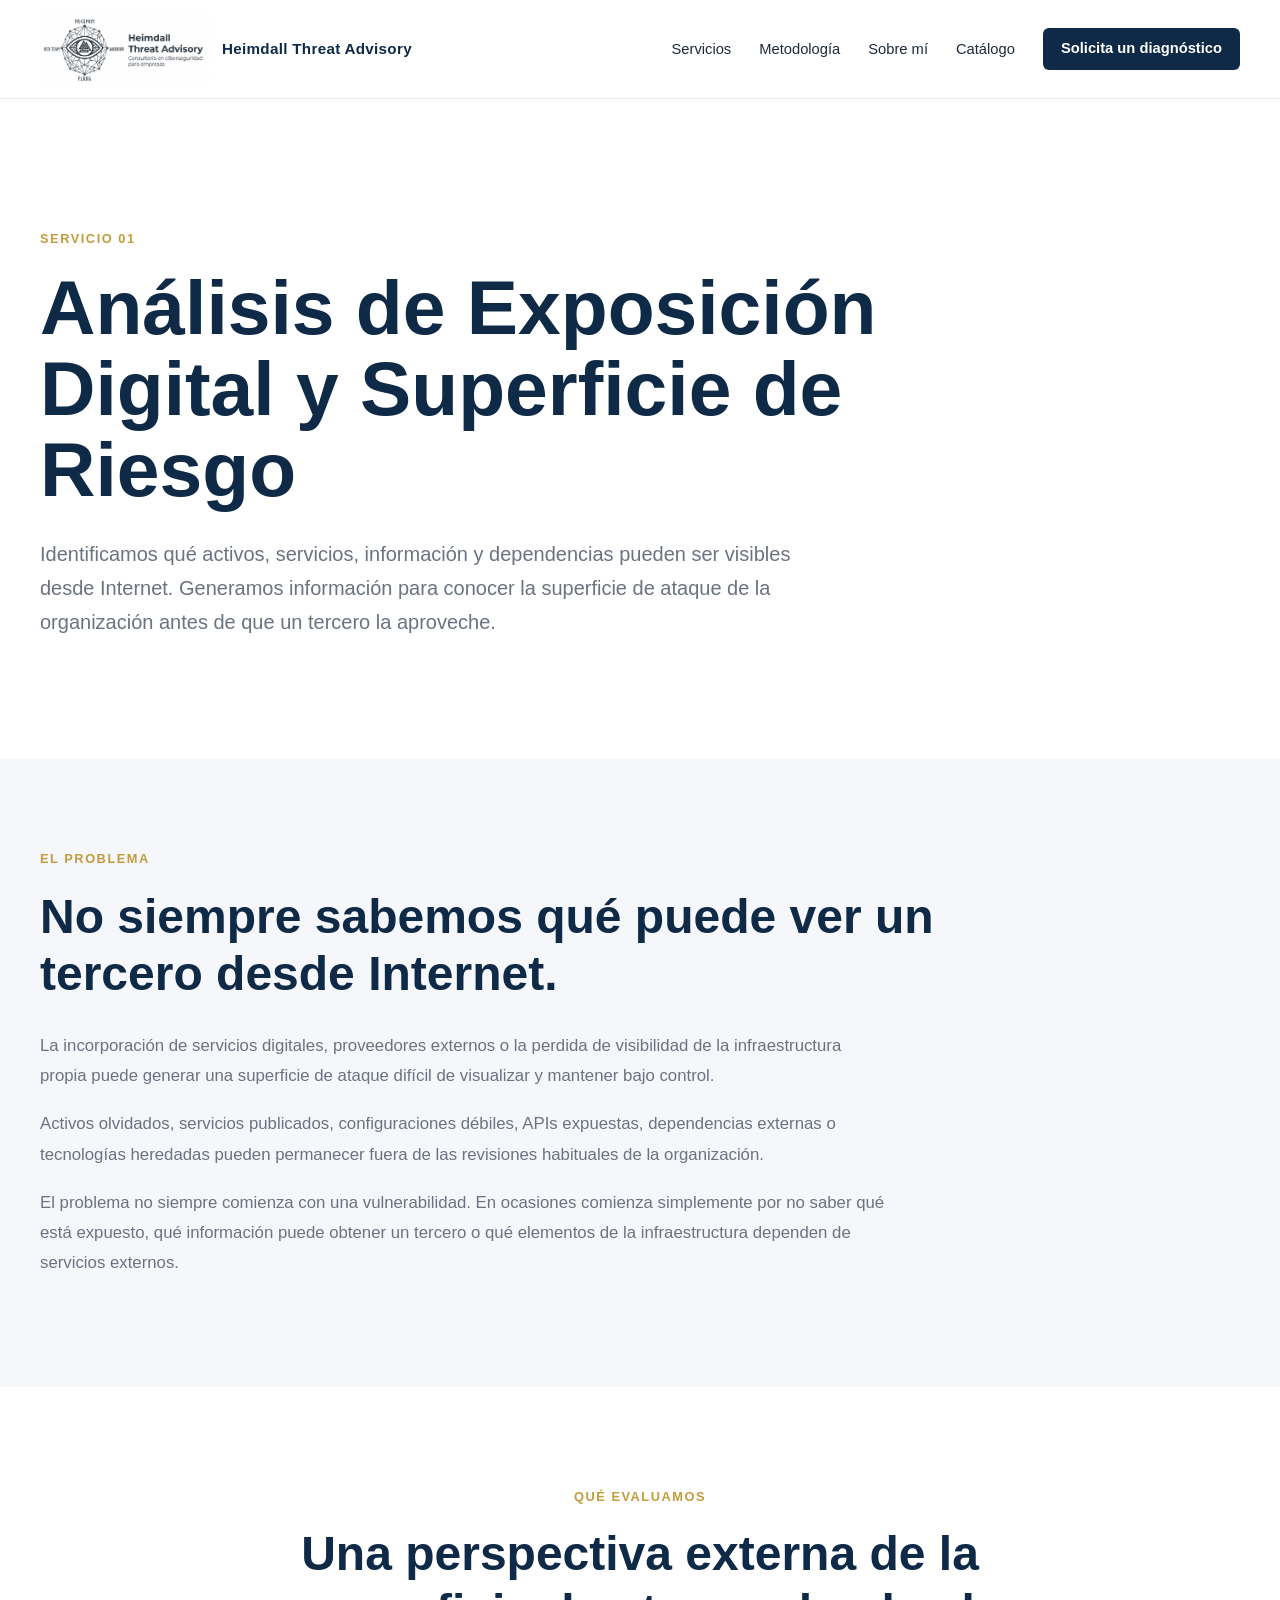
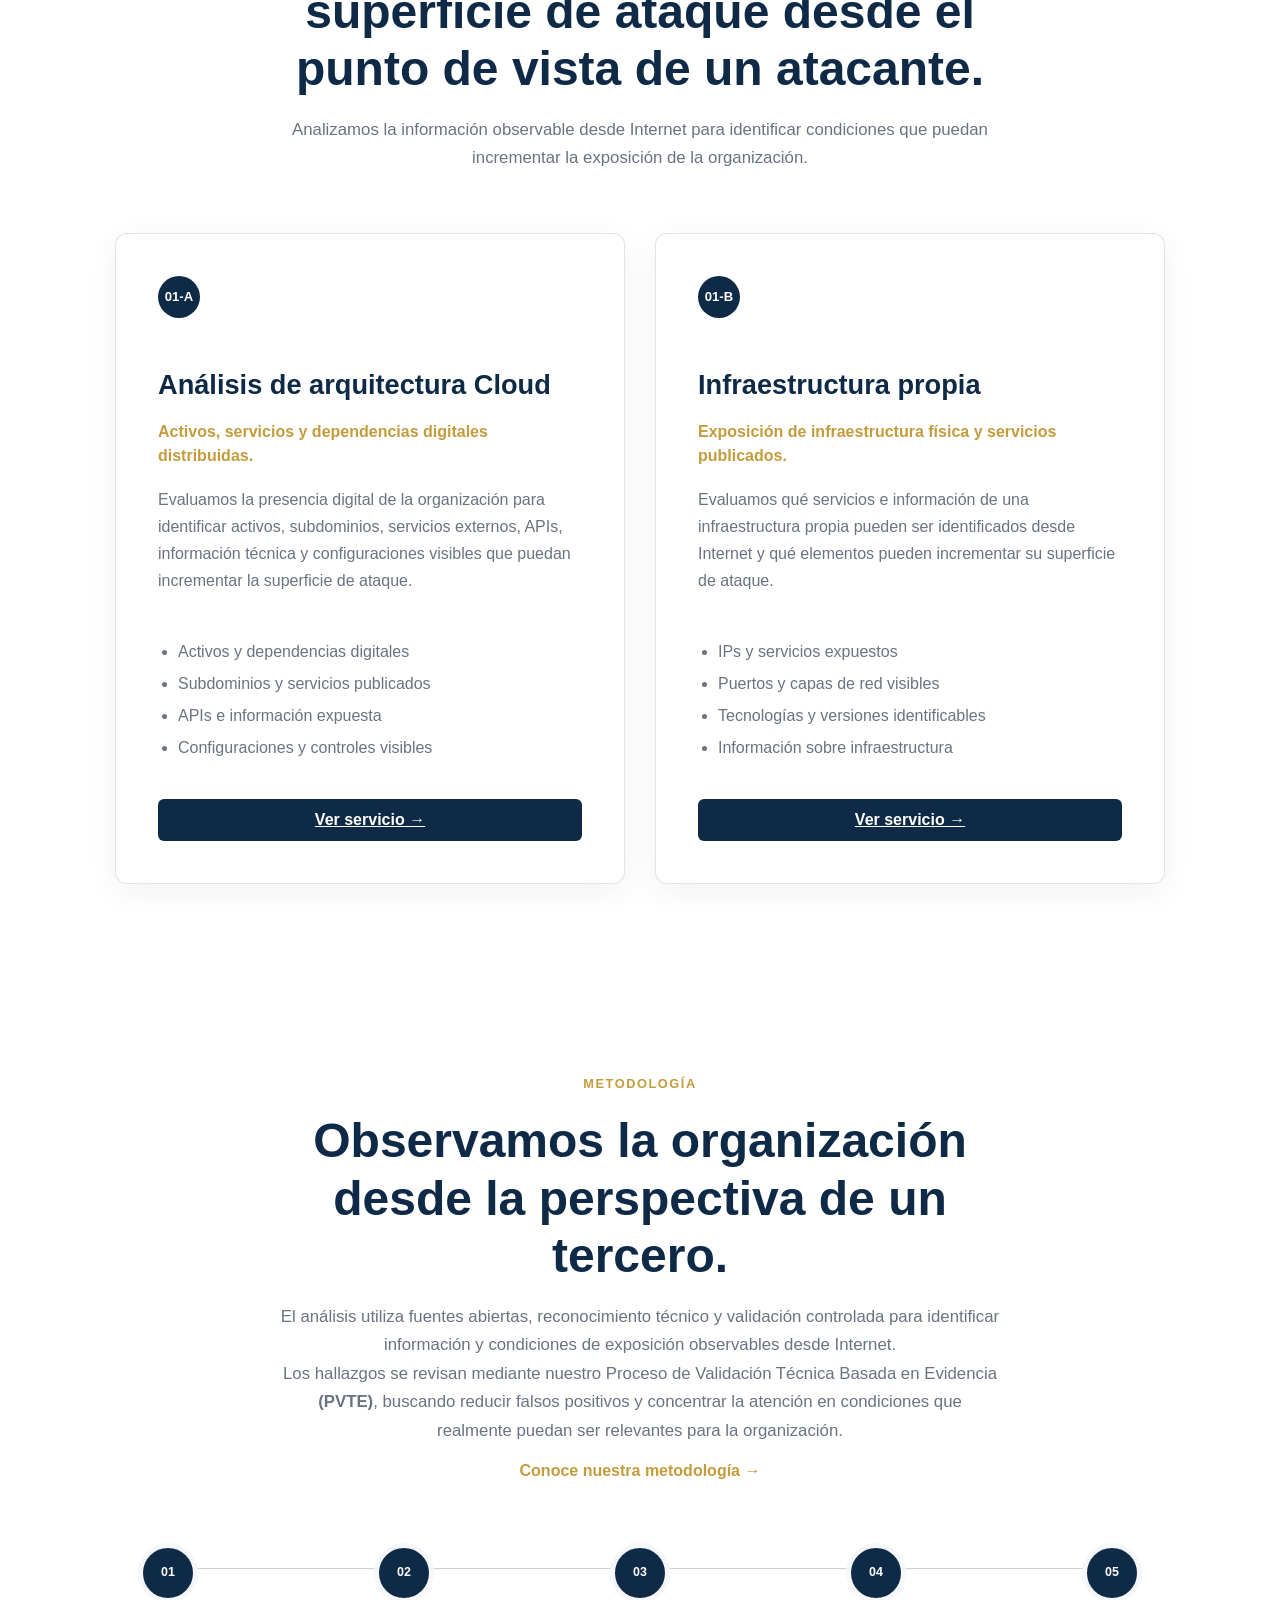
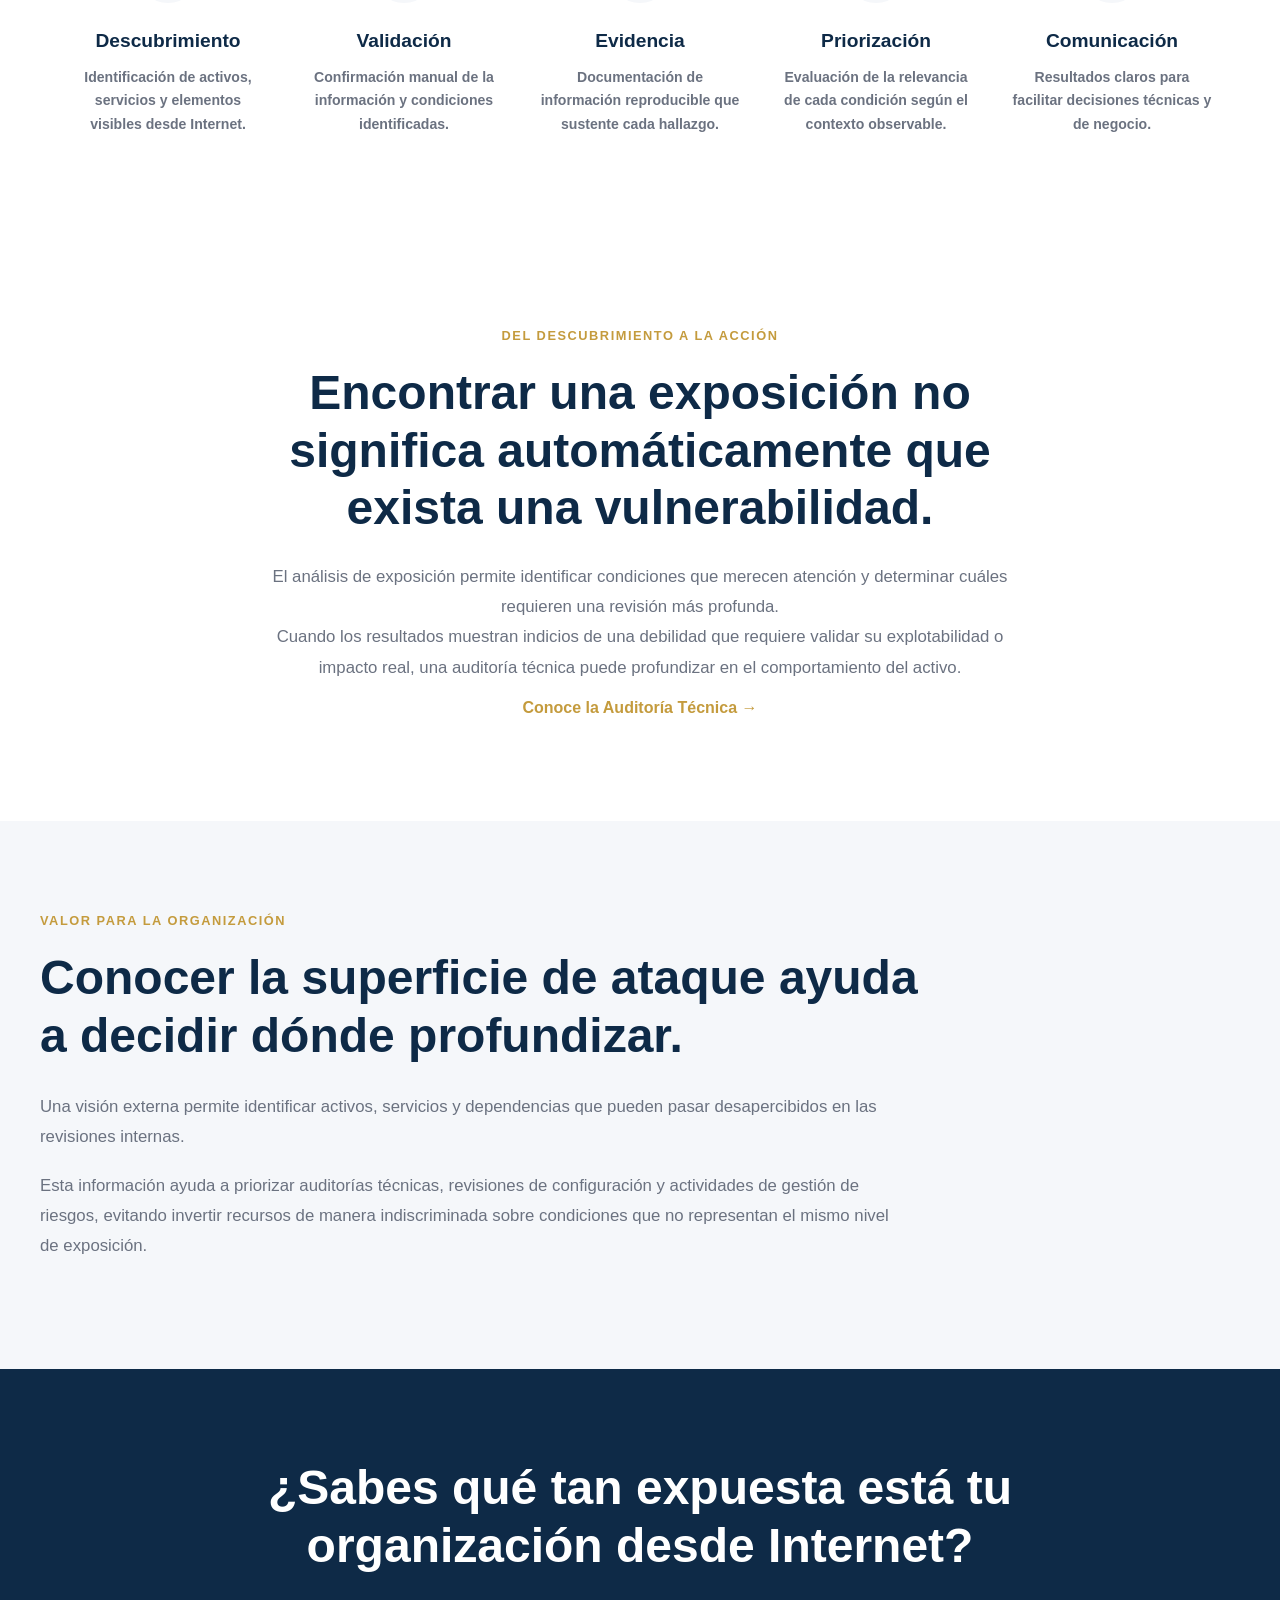
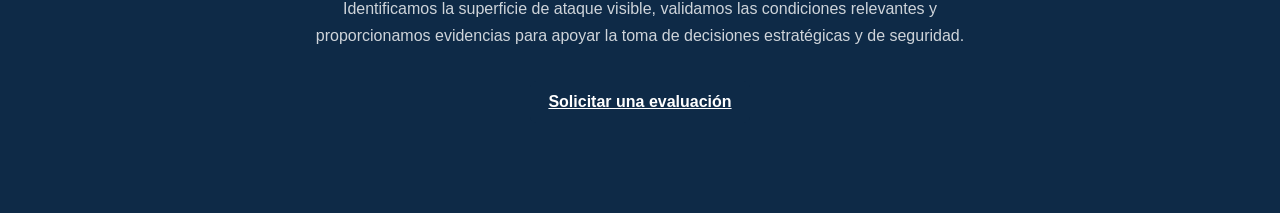
<file: servicios/analisis-exposicion.html>
<!DOCTYPE html>
<html lang="es">

  <head>

    <meta charset="UTF-8">
    <meta name="viewport"
    content="width=device-width, initial-scale=1.0">
    
    <title>Análisis de Exposición Digital y Superficie de Riesgo | Heimdall Threat Advisory</title>

    <meta
    name="description"
    content="Identifique qué activos, servicios, información y dependencias son visibles desde Internet y conozca la superficie de ataque de su organización.">

    <link rel="canonical" href="https://heimdall-ta.com/servicios/analisis-exposicion.html">
    <meta property="og:type" content="website">
    <meta property="og:site_name" content="Heimdall Threat Advisory">
    <meta property="og:title" content="Análisis de Exposición Digital y Superficie de Riesgo | Heimdall Threat Advisory">
    <meta property="og:description" content="Identifique qué activos, servicios, información y dependencias son visibles desde Internet y conozca la superficie de ataque de su organización.">
    <meta property="og:url" content="https://heimdall-ta.com/servicios/analisis-exposicion.html">
    <meta property="og:image" content="https://heimdall-ta.com/img/logos/Logo_simp2B.png">
    <meta name="twitter:card" content="summary">
    <meta name="twitter:title" content="Análisis de Exposición Digital y Superficie de Riesgo | Heimdall Threat Advisory">
    <meta name="twitter:description" content="Identifique qué activos, servicios, información y dependencias son visibles desde Internet y conozca la superficie de ataque de su organización.">
    <meta name="twitter:image" content="https://heimdall-ta.com/img/logos/Logo_simp2B.png">

    <script type="application/ld+json">
    {
      "@context": "https://schema.org",
      "@type": "Service",
      "name": "Análisis de Exposición Digital y Superficie de Riesgo",
      "description": "Identifique qué activos, servicios, información y dependencias son visibles desde Internet y conozca la superficie de ataque de su organización.",
      "url": "https://heimdall-ta.com/servicios/analisis-exposicion.html",
      "provider": {
        "@type": "ProfessionalService",
        "name": "Heimdall Threat Advisory",
        "url": "https://heimdall-ta.com/"
      }
    }
    </script>

    <script type="application/ld+json">
    {
      "@context": "https://schema.org",
      "@type": "BreadcrumbList",
      "itemListElement": [
        {
          "@type": "ListItem",
          "position": 1,
          "name": "Inicio",
          "item": "https://heimdall-ta.com/"
        },
        {
          "@type": "ListItem",
          "position": 2,
          "name": "Análisis de Exposición Digital",
          "item": "https://heimdall-ta.com/servicios/analisis-exposicion.html"
        }
      ]
    }
    </script>

    <link rel="stylesheet" href="../css/variables.css">
    <link rel="stylesheet" href="../css/base.css">
    <link rel="stylesheet" href="../css/layout.css">
    <link rel="stylesheet" href="../css/components.css">
    <link rel="stylesheet" href="../css/pages.min.css">
    <link rel="stylesheet" href="../css/service-audit.css">
    <link rel="icon" type="image/png" href="../img/logos/favicon.png">
 
  
  </head>
  
  <body>

    <header class="site-header">
      <nav class="navbar">
        <a href="../index.html" class="nav-brand">

          <img
            src="../img/logos/Logo_simp2B.png"
            alt="Heimdall Threat Advisory"
            >

          <span>Heimdall Threat Advisory</span>

        </a>

        <button
          class="nav-toggle"
          type="button"
          aria-label="Abrir menú"
          aria-expanded="false"
          aria-controls="main-navigation"
          >
          <span></span>
          <span></span>
          <span></span>
          
          </button>

        <ul class="nav-menu" id="main-navigation">

          <li>
            <a href="../index.html#servicios">Servicios</a>
          </li>
          
          <li>
            <a href="../index.html#metodologia">Metodología</a>
          </li>
                    
          <li>
            <a href="about.html#about">Sobre mí</a>
          </li>

          <li>
            <a href="../catalogo.html">Catálogo</a>
          </li>
          
          <li>
            <a href="about.html#contacto" class="nav-cta">
              Solicita un diagnóstico
            </a>
          </li>
        </ul>
      </nav>
    </header>

    <main>

    <!-- == ADE HERO == -->
    <section class="service-hero">
        <div class="container">
            <span class="section-eyebrow">
                SERVICIO 01
            </span>

            <h1>
                Análisis de Exposición Digital
                y Superficie de Riesgo
            </h1>

            <p class="service-hero-lead">
                Identificamos qué activos, servicios, información
                y dependencias pueden ser visibles desde Internet.
                Generamos información para conocer la superficie de
                ataque de la organización antes de que un tercero la aproveche.
            </p>

        </div>

    </section>

    <!-- == PROBLEMA == -->
    <section class="service-problem">
        <div class="container">

            <div class="service-problem-content">
                <span class="section-eyebrow">
                    EL PROBLEMA
                </span>

                <h2>
                    No siempre sabemos qué puede ver un tercero
                    desde Internet.
                </h2>

                <p>
                    La incorporación de servicios digitales,
                    proveedores externos o la perdida de visibilidad de 
                    la infraestructura propia puede generar una 
                    superficie de ataque difícil de visualizar y 
                    mantener bajo control.
                </p>

                <p>
                    Activos olvidados, servicios publicados,
                    configuraciones débiles, APIs expuestas,
                    dependencias externas o tecnologías heredadas
                    pueden permanecer fuera de las revisiones
                    habituales de la organización.
                </p>

                <p>
                    El problema no siempre comienza con una
                    vulnerabilidad. En ocasiones comienza
                    simplemente por no saber qué está expuesto,
                    qué información puede obtener un tercero o
                    qué elementos de la infraestructura dependen
                    de servicios externos.
                </p>

            </div>

        </div>
    </section>

    <!-- == QUÉ EVALUAMOS == -->
    <section class="audit-options">
        <div class="container">
            <div class="section-heading">

                <span class="section-eyebrow">
                    QUÉ EVALUAMOS
                </span>

                <h2>
                    Una perspectiva externa de la superficie de ataque 
                    desde el punto de vista de un atacante.
                </h2>

                <p>
                    Analizamos la información observable desde
                    Internet para identificar condiciones que
                    puedan incrementar la exposición de la
                    organización.
                </p>

            </div>

            <div class="audit-options-grid">

                <!-- ARQUITECTURA CLOUD 01-A -->
                <article class="audit-option-card">
                    <div class="audit-option-number">
                        01-A
                    </div>

                    <h3>
                        Análisis de arquitectura Cloud
                    </h3>

                    <p class="audit-option-highlight">
                        Activos, servicios y dependencias
                        digitales distribuidas.
                    </p>

                    <p>
                        Evaluamos la presencia digital de la
                        organización para identificar activos,
                        subdominios, servicios externos, APIs,
                        información técnica y configuraciones
                        visibles que puedan incrementar la
                        superficie de ataque.
                    </p>

                    <ul>
                        <li>Activos y dependencias digitales</li>
                        <li>Subdominios y servicios publicados</li>
                        <li>APIs e información expuesta</li>
                        <li>Configuraciones y controles visibles</li>
                    </ul>

                    <a href="ade-cloud.html"
                        class="nav-cta">
                        Ver servicio →
                    </a>
                </article>

                <!-- ARQUITECTURA PROPIA 01-B -->
                <article class="audit-option-card">
                    <div class="audit-option-number">
                        01-B
                    </div>

                    <h3>
                        Infraestructura propia
                    </h3>

                    <p class="audit-option-highlight">
                        Exposición de infraestructura física
                        y servicios publicados.
                    </p>

                    <p>
                        Evaluamos qué servicios e información
                        de una infraestructura propia pueden ser
                        identificados desde Internet y qué
                        elementos pueden incrementar su superficie
                        de ataque.
                    </p>

                    <ul>
                        <li>IPs y servicios expuestos</li>
                        <li>Puertos y capas de red visibles</li>
                        <li>Tecnologías y versiones identificables</li>
                        <li>Información sobre infraestructura</li>
                    </ul>

                    <a href="ade-propietario.html"
                        class="nav-cta">
                        Ver servicio →
                    </a>
                </article>

            </div>

        </div>

    </section>

    <!-- == METODOLOGÍA == -->
    <section class="audit-detail-methodology">
        <div class="container">
            <div class="section-heading">

                    <span class="section-eyebrow">
                        METODOLOGÍA
                    </span>

                    <h2>
                        Observamos la organización desde
                        la perspectiva de un tercero.
                    </h2>              
              
                    <p>
                        El análisis utiliza fuentes abiertas,
                        reconocimiento técnico y validación
                        controlada para identificar información
                        y condiciones de exposición observables
                        desde Internet.
                    </p>

                    <p>
                        Los hallazgos se revisan mediante nuestro
                        Proceso de Validación Técnica Basada en
                        Evidencia <strong>(PVTE)</strong>, buscando reducir falsos
                        positivos y concentrar la atención en
                        condiciones que realmente puedan ser
                        relevantes para la organización.
                    </p>

                    <a href="../index.html#metodologia"
                        class="text-link">
                        Conoce nuestra metodología →
                    </a>
                </div>
          
<!-- ==Proceso PVTE== -->
                <div class="pvte-process">
                <!-- 01 -->
                    <article class="pvte-step">
                        <div class="pvte-step-marker">
                            <span>01</span>
                        </div>

                        <div class="pvte-step-content">
                            <h3>
                                Descubrimiento
                            </h3>
                            <p class="pvte-step-summary">
                                Identificación de activos,
                                servicios y elementos visibles
                                desde Internet.
                            </p>
                        </div>
                    </article>
                  
                    <!-- 02 -->
                    <article class="pvte-step">
                        <div class="pvte-step-marker">
                            <span>02</span>
                        </div>

                        <div class="pvte-step-content">
                            <h3>
                                Validación
                            </h3>

                            <p class="pvte-step-summary">
                                Confirmación manual de la
                                información y condiciones
                                identificadas.
                            </p>
                        </div>
                    </article>
                  
                    <!-- 03 -->
                    <article class="pvte-step">
                        <div class="pvte-step-marker">
                            <span>03</span>
                        </div>

                        <div class="pvte-step-content">
                            <h3>
                                Evidencia
                            </h3>
                            <p class="pvte-step-summary">
                                Documentación de información
                                reproducible que sustente
                                cada hallazgo.
                            </p>
                        </div>
                    </article>

                    <!-- 04 -->
                    <article class="pvte-step">
                        <div class="pvte-step-marker">
                            <span>04</span>
                        </div>

                        <div class="pvte-step-content">
                            <h3>
                                Priorización
                            </h3>
                            <p class="pvte-step-summary">
                                Evaluación de la relevancia
                                de cada condición según el
                                contexto observable.
                            </p>
                        </div>
                    </article>

                  <!-- 05 -->
                    <article class="pvte-step">
                        <div class="pvte-step-marker">
                            <span>05</span>
                        </div>

                        <div class="pvte-step-content">
                            <h3>
                                Comunicación
                            </h3>
                            <p class="pvte-step-summary">
                                Resultados claros para facilitar
                                decisiones técnicas y de negocio.
                            </p>
                        </div>
                    </article>

                </div>

            </div>

    </section>

    <!-- == RESULTADOS == -->
    <section class="audit-value">

        <div class="container">

            <span class="section-eyebrow">
                DEL DESCUBRIMIENTO A LA ACCIÓN
            </span>

            <h2>
                Encontrar una exposición no significa
                automáticamente que exista una vulnerabilidad.
            </h2>

            <p>
                El análisis de exposición permite identificar
                condiciones que merecen atención y determinar
                cuáles requieren una revisión más profunda.
            </p>

            <p>
                Cuando los resultados muestran indicios de una
                debilidad que requiere validar su explotabilidad
                o impacto real, una auditoría técnica puede
                profundizar en el comportamiento del activo.
            </p>

            <a href="auditoria-tecnica.html"
                class="text-link">
                Conoce la Auditoría Técnica →
            </a>

        </div>

    </section>

    <!-- == VALOR == -->

    <section class="service-problem">
        <div class="container">
            <div class="service-problem-content">

                <span class="section-eyebrow">
                    VALOR PARA LA ORGANIZACIÓN
                </span>

                <h2>
                    Conocer la superficie de ataque ayuda a
                    decidir dónde profundizar.
                </h2>

                <p>
                    Una visión externa permite identificar activos,
                    servicios y dependencias que pueden pasar
                    desapercibidos en las revisiones internas.
                </p>

                <p>
                    Esta información ayuda a priorizar auditorías
                    técnicas, revisiones de configuración y
                    actividades de gestión de riesgos, evitando
                    invertir recursos de manera indiscriminada
                    sobre condiciones que no representan el mismo
                    nivel de exposición.
                </p>

            </div>

        </div>

    </section>

    <!-- == CTA == -->
    <section class="service-cta">
        <div class="container">

            <h2>
                ¿Sabes qué tan expuesta está tu organización
                desde Internet?
            </h2>

            <p>
                Identificamos la superficie de ataque visible,
                validamos las condiciones relevantes y
                proporcionamos evidencias para apoyar la toma
                de decisiones estratégicas y de seguridad.
            </p>

            <a href="about.html#contacto"
                class="nav-cta">
                Solicitar una evaluación
            </a>

        </div>

    </section>

</main>

    <footer>
      
    </footer>

    <script src="../js/main.js"></script>

  </body>

</html>
</file>
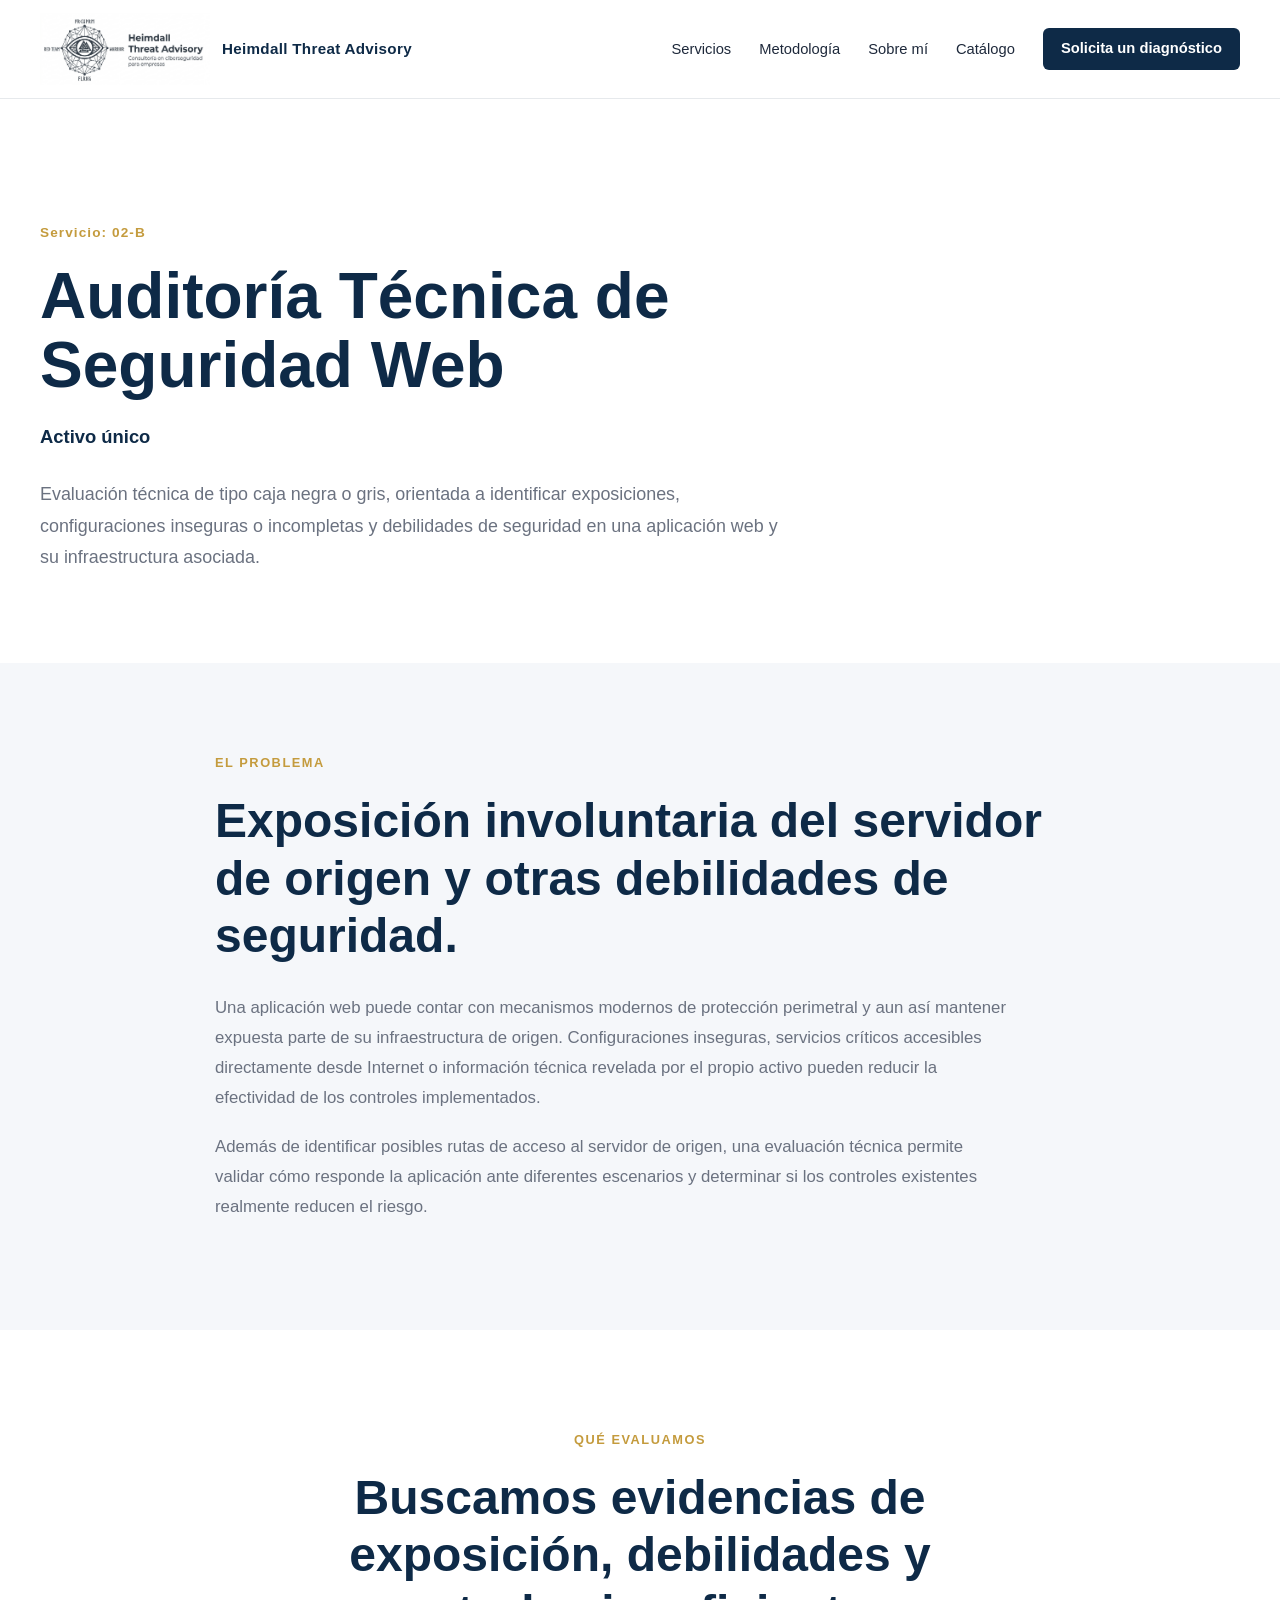
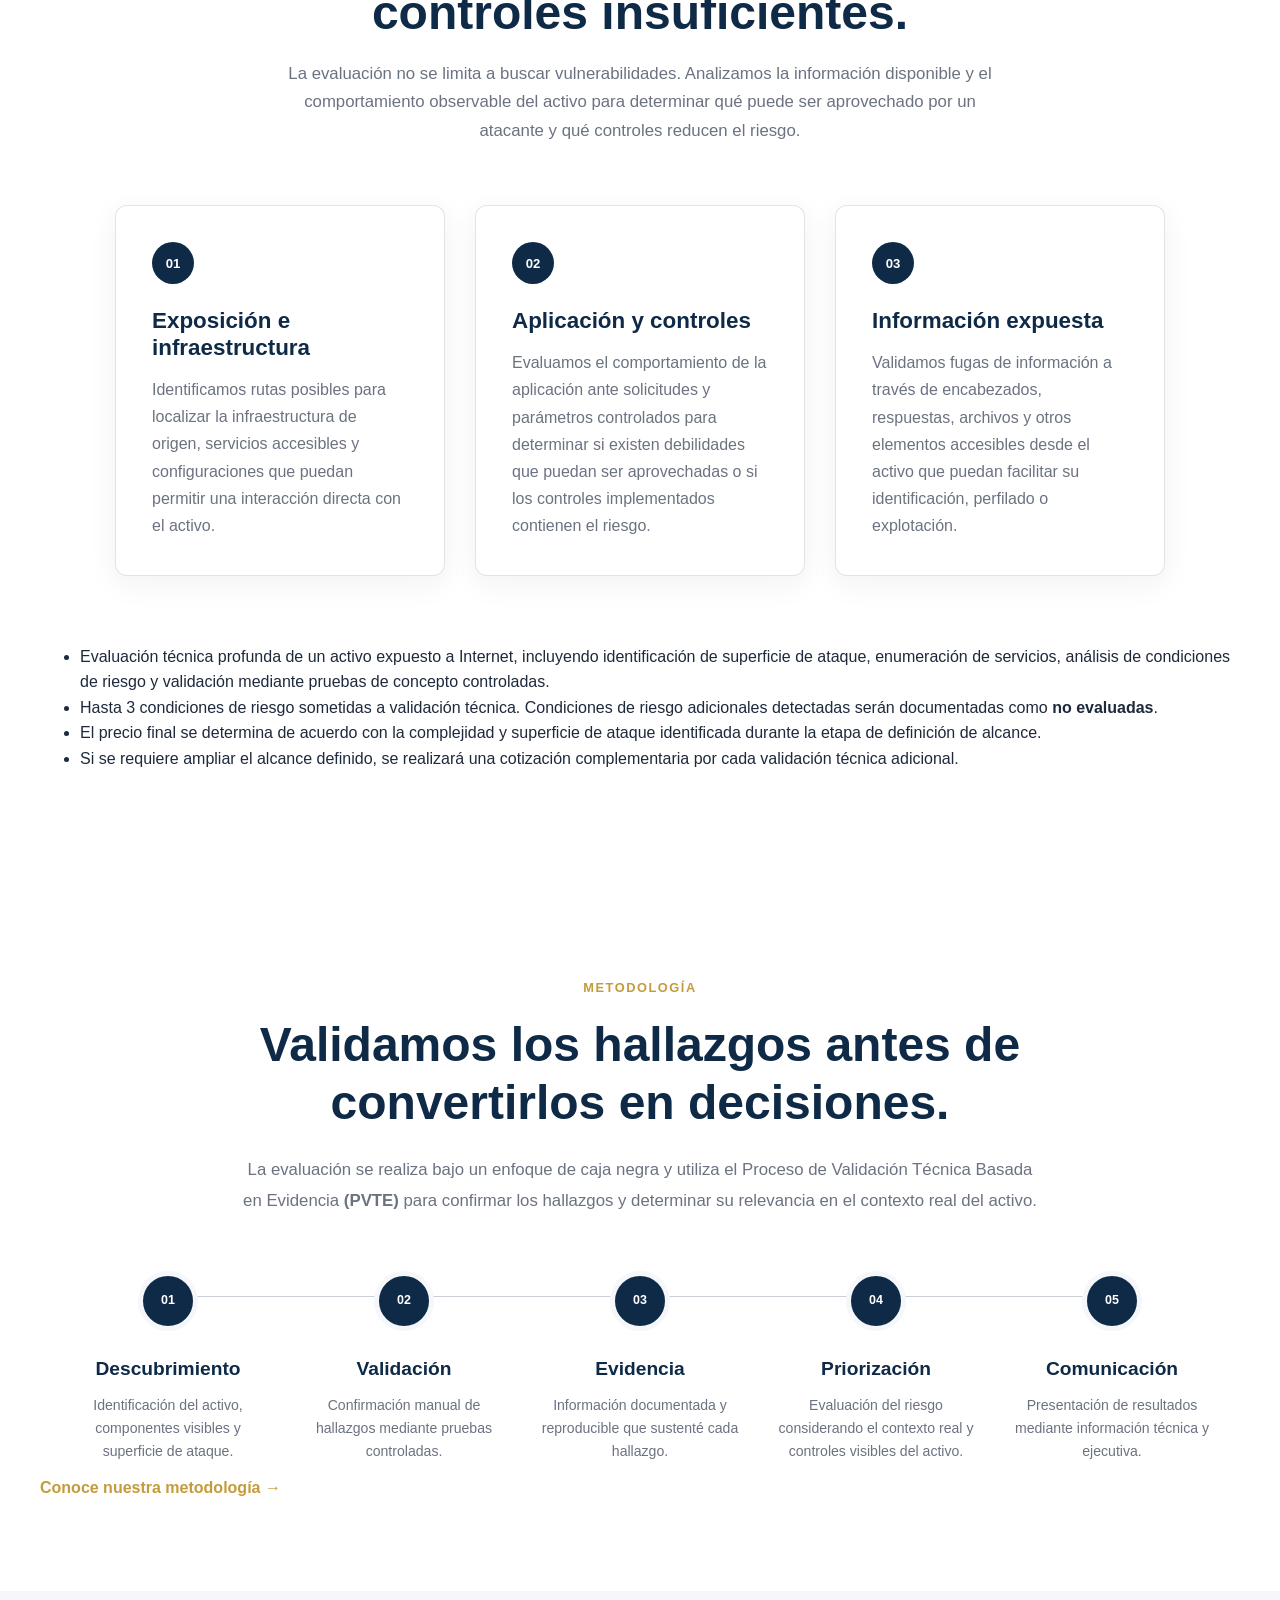
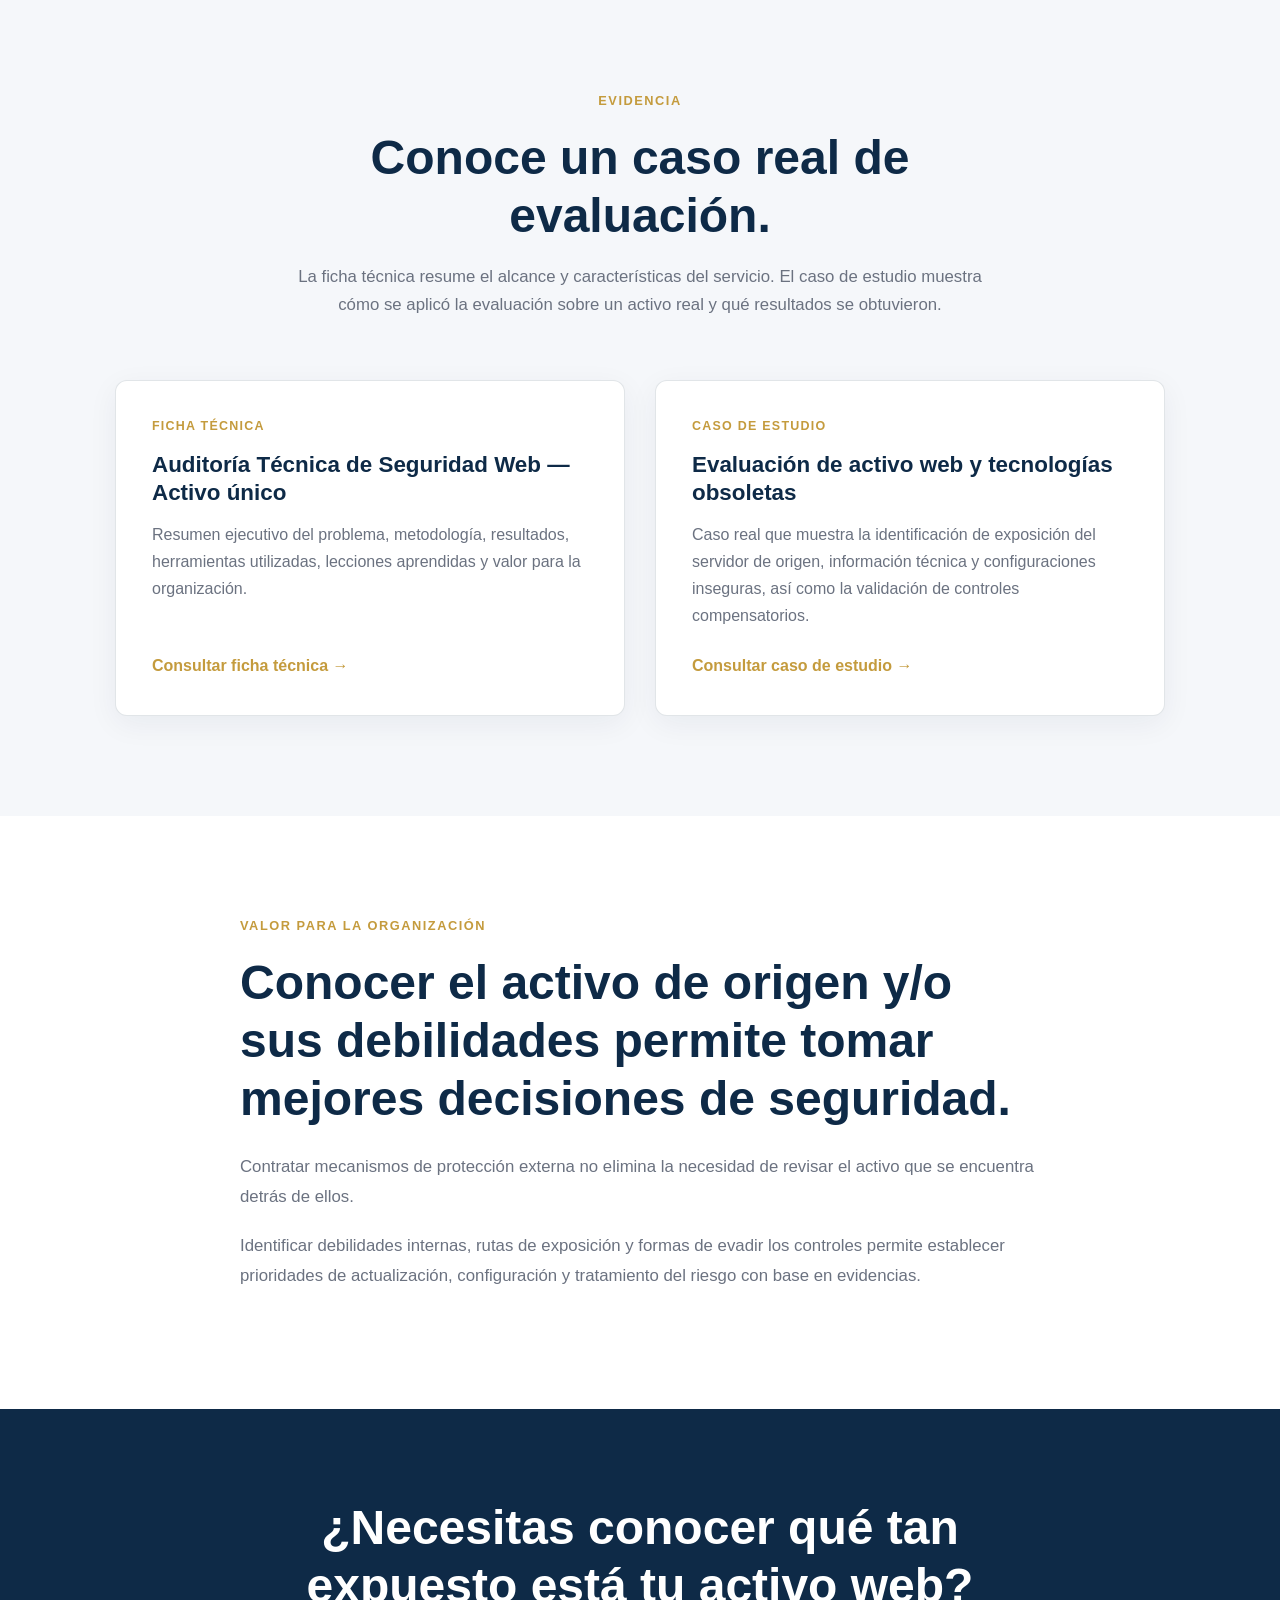
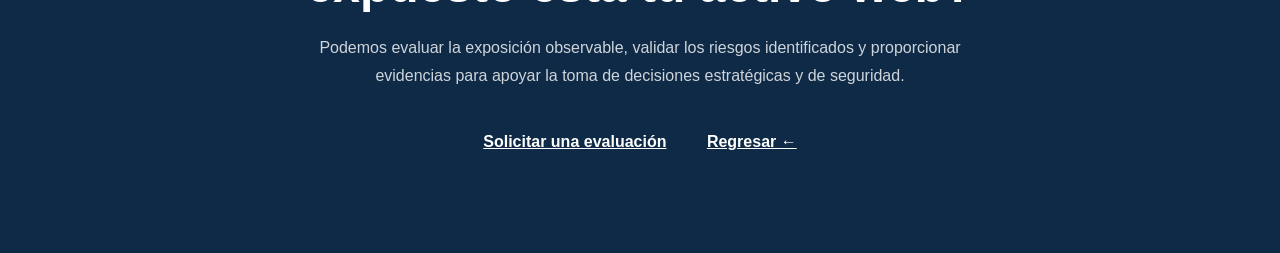
<file: servicios/auditoria-tecnica-au.html>
<!DOCTYPE html>
<html lang="es">

  <head>

    <meta charset="UTF-8">
    <meta name="viewport"
    content="width=device-width, initial-scale=1.0">
    
    <title>Auditoría Técnica de Seguridad Web | Heimdall Threat Advisory</title>

    <meta
    name="description"
    content="Evaluación técnica caja negra o gris para identificar exposiciones, configuraciones inseguras y debilidades en una aplicación web y su infraestructura.">

    <link rel="canonical" href="https://heimdall-ta.com/servicios/auditoria-tecnica-au.html">
    <meta property="og:type" content="website">
    <meta property="og:site_name" content="Heimdall Threat Advisory">
    <meta property="og:title" content="Auditoría Técnica de Seguridad Web | Heimdall Threat Advisory">
    <meta property="og:description" content="Evaluación técnica caja negra o gris para identificar exposiciones, configuraciones inseguras y debilidades en una aplicación web y su infraestructura.">
    <meta property="og:url" content="https://heimdall-ta.com/servicios/auditoria-tecnica-au.html">
    <meta property="og:image" content="https://heimdall-ta.com/img/logos/Logo_simp2B.png">
    <meta name="twitter:card" content="summary">
    <meta name="twitter:title" content="Auditoría Técnica de Seguridad Web | Heimdall Threat Advisory">
    <meta name="twitter:description" content="Evaluación técnica caja negra o gris para identificar exposiciones, configuraciones inseguras y debilidades en una aplicación web y su infraestructura.">
    <meta name="twitter:image" content="https://heimdall-ta.com/img/logos/Logo_simp2B.png">

    <script type="application/ld+json">
    {
      "@context": "https://schema.org",
      "@type": "Service",
      "name": "Auditoría Técnica de Seguridad Web",
      "description": "Evaluación técnica caja negra o gris para identificar exposiciones, configuraciones inseguras y debilidades en una aplicación web y su infraestructura.",
      "url": "https://heimdall-ta.com/servicios/auditoria-tecnica-au.html",
      "provider": {
        "@type": "ProfessionalService",
        "name": "Heimdall Threat Advisory",
        "url": "https://heimdall-ta.com/"
      }
    }
    </script>

    <script type="application/ld+json">
    {
      "@context": "https://schema.org",
      "@type": "BreadcrumbList",
      "itemListElement": [
        {
          "@type": "ListItem",
          "position": 1,
          "name": "Inicio",
          "item": "https://heimdall-ta.com/"
        },
        {
          "@type": "ListItem",
          "position": 2,
          "name": "Auditoría Técnica de Seguridad",
          "item": "https://heimdall-ta.com/servicios/auditoria-tecnica.html"
        },
        {
          "@type": "ListItem",
          "position": 3,
          "name": "Activo Único",
          "item": "https://heimdall-ta.com/servicios/auditoria-tecnica-au.html"
        }
      ]
    }
    </script>

    <link rel="stylesheet" href="../css/variables.css">
    <link rel="stylesheet" href="../css/base.css">
    <link rel="stylesheet" href="../css/layout.css">
    <link rel="stylesheet" href="../css/components.css">
    <link rel="stylesheet" href="../css/pages.min.css">
    <link rel="stylesheet" href="../css/service-audit.css">
    <link rel="icon" type="image/png" href="../img/logos/favicon.png">
 
  
  </head>
  
  <body>

    <header class="site-header">
      <nav class="navbar">
        <a href="../index.html" class="nav-brand">

          <img
            src="../img/logos/Logo_simp2B.png"
            alt="Heimdall Threat Advisory"
            >

          <span>Heimdall Threat Advisory</span>

        </a>

        <button
          class="nav-toggle"
          type="button"
          aria-label="Abrir menú"
          aria-expanded="false"
          aria-controls="main-navigation"
          >
          <span></span>
          <span></span>
          <span></span>
          
          </button>

        <ul class="nav-menu" id="main-navigation">

          <li>
            <a href="../index.html#servicios">Servicios</a>
          </li>
          
          <li>
            <a href="../index.html#metodologia">Metodología</a>
          </li>
          
          <li>
            <a href="about.html#about">Sobre mí</a>
          </li>
          
          <li>
            <a href="../catalogo.html">Catálogo</a>
          </li>
          
          <li>
            <a href="about.html#contacto" class="nav-cta">
              Solicita un diagnóstico
            </a>
          </li>
        </ul>
      </nav>
    </header>

<main>

    <!-- == AUDITORIA AU HERO == -->
    <section class="audit-detail-hero">
        <div class="container">

            <div class="audit-detail-hero-content">
                <span class="audit-detail-label">
                    Servicio: 02-B
                </span>

                <h1>
                    Auditoría Técnica de
                    Seguridad Web
                </h1>

                <p class="audit-detail-subtitle">
                    Activo único
                </p>

                <p class="audit-detail-intro">
                    Evaluación técnica de tipo caja negra o gris, orientada a identificar exposiciones,
                    configuraciones inseguras o incompletas y debilidades de seguridad en una
                    aplicación web y su infraestructura asociada.
                </p>
            </div>

        </div>
    </section>

    <!-- == PROBLEMA == -->
    <section class="audit-detail-problem">
        <div class="container">

            <div class="audit-detail-problem-content">
                <span class="section-eyebrow">
                    El problema
                </span>

                <h2>
                    Exposición involuntaria del servidor de origen
                    y otras debilidades de seguridad.
                </h2>

                <p>
                    Una aplicación web puede contar con mecanismos modernos
                    de protección perimetral y aun así mantener
                    expuesta parte de su infraestructura de origen.
                    Configuraciones inseguras, servicios críticos accesibles
                    directamente desde Internet o información
                    técnica revelada por el propio activo pueden
                    reducir la efectividad de los controles
                    implementados.
                </p>

                <p>
                    Además de identificar posibles rutas de acceso
                    al servidor de origen, una evaluación técnica
                    permite validar cómo responde la aplicación ante
                    diferentes escenarios y determinar si los
                    controles existentes realmente reducen el riesgo.
                </p>
            </div>

        </div>
    </section>

    <!-- == QUÉ EVALUAMOS == -->
    <section class="audit-scope">
        <div class="container">

            <div class="section-heading">
                <span class="section-eyebrow">
                    Qué evaluamos
                </span>

                <h2>
                    Buscamos evidencias de exposición,
                    debilidades y controles insuficientes.
                </h2>

                <p>
                    La evaluación no se limita a buscar
                    vulnerabilidades. Analizamos la información
                    disponible y el comportamiento observable del
                    activo para determinar qué puede ser aprovechado
                    por un atacante y qué controles reducen el riesgo.
                </p>
            </div>

            <div class="audit-scope-grid">
              <!-- == Exposición - infraestructura == -->
                <article class="audit-scope-card">
                    <span class="audit-scope-number">
                        01
                    </span>

                    <h3>
                        Exposición e infraestructura
                    </h3>

                    <p>
                        Identificamos rutas posibles para localizar
                        la infraestructura de origen, servicios
                        accesibles y configuraciones que puedan
                        permitir una interacción directa con el
                        activo.
                    </p>
                </article>
              <!-- == Aplicación - control == -->
                <article class="audit-scope-card">
                    <span class="audit-scope-number">
                        02
                    </span>

                    <h3>
                        Aplicación y controles
                    </h3>

                    <p>
                        Evaluamos el comportamiento de la aplicación
                        ante solicitudes y parámetros controlados
                        para determinar si existen debilidades que
                        puedan ser aprovechadas o si los controles
                        implementados contienen el riesgo.
                    </p>
                </article>
              <!-- == Información - exposición == -->
                <article class="audit-scope-card">
                    <span class="audit-scope-number">
                        03
                    </span>

                    <h3>
                        Información expuesta
                    </h3>

                    <p>
                        Validamos fugas de información a través de
                        encabezados, respuestas, archivos y otros
                        elementos accesibles desde el activo que
                        puedan facilitar su identificación,
                        perfilado o explotación.
                    </p>
                </article>
            </div>

            <div>
              <br><br>
              <ul>
              <li>
                Evaluación técnica profunda de un activo expuesto a Internet, 
                incluyendo identificación de superficie de ataque, enumeración 
                de servicios, análisis de condiciones de riesgo y validación 
                mediante pruebas de concepto controladas.
              </li>
                
              <li>
                Hasta 3 condiciones de riesgo sometidas a validación técnica. 
                Condiciones de riesgo adicionales detectadas serán documentadas 
                como <strong>no evaluadas</strong>.
              </li>
                
              <li>
                El precio final se determina de acuerdo con la complejidad y 
                superficie de ataque identificada durante la etapa de definición de alcance.
              </li>
              <li>
                Si se requiere ampliar el alcance definido, se realizará una 
                cotización complementaria por cada validación técnica adicional.
              </li>
                
              </ul>
            </div>

        </div>
    </section>

    <!-- == METODOLOGÍA == -->
    <section class="audit-detail-methodology">
        <div class="container">
            <div class="audit-detail-methodology-intro">

                <span class="section-eyebrow">
                    Metodología
                </span>

                <h2>
                    Validamos los hallazgos antes de
                    convertirlos en decisiones.
                </h2>

                <p>
                    La evaluación se realiza bajo un enfoque de
                    caja negra y utiliza el Proceso de Validación
                    Técnica Basada en Evidencia <strong>(PVTE)</strong> para
                    confirmar los hallazgos y determinar su
                    relevancia en el contexto real del activo.
                </p>
            </div>

            <!-- Proceso PVTE -->
            <div class="pvte-process">
            <!-- 01 -->
              <article class="pvte-step">
                  <div class="pvte-step-marker">
                        <span>01</span>
                  </div>

                   <div class="pvte-step-content">
                        <h3>
                            Descubrimiento
                        </h3>
                        <p>
                            Identificación del activo, componentes
                            visibles y superficie de ataque.
                        </p>
                    </div>
                </article>

            <!-- 02 -->
              <article class="pvte-step">
                  <div class="pvte-step-marker">
                        <span>02</span>
                  </div>

                   <div class="pvte-step-content">
                        <h3>
                            Validación
                        </h3>
                        <p>
                            Confirmación manual de hallazgos mediante
                            pruebas controladas.
                        </p>
                    </div>
                </article>

            <!-- 03 -->
              <article class="pvte-step">
                  <div class="pvte-step-marker">
                        <span>03</span>
                  </div>

                   <div class="pvte-step-content">
                        <h3>
                            Evidencia
                        </h3>
                        <p>
                            Información documentada y reproducible
                            que sustenté cada hallazgo.
                        </p>
                    </div>
                </article>

            <!-- 04 -->
              <article class="pvte-step">
                  <div class="pvte-step-marker">
                        <span>04</span>
                  </div>

                   <div class="pvte-step-content">
                        <h3>
                            Priorización
                        </h3>
                        <p>
                            Evaluación del riesgo considerando el contexto
                            real y controles visibles del activo.
                        </p>
                    </div>
                </article>

            <!-- 05 -->
              <article class="pvte-step">
                  <div class="pvte-step-marker">
                        <span>05</span>
                  </div>

                   <div class="pvte-step-content">
                        <h3>
                            Comunicación
                        </h3>
                        <p>
                            Presentación de resultados mediante información
                            técnica y ejecutiva.
                        </p>
                    </div>
                </article>
            </div>

            <div class="methodology-link">
                <a href="../index.html#metodologia"
                    class="text-link">
                    Conoce nuestra metodología →
                </a>
            </div>

        </div>
    </section>

    <!-- == CASO DE ESTUDIO / DOCUMENTACIÓN == -->
    <section class="audit-documents">
        <div class="container">

            <div class="section-heading">
                <span class="section-eyebrow">
                    Evidencia
                </span>

                <h2>
                    Conoce un caso real de evaluación.
                </h2>

                <p>
                    La ficha técnica resume el alcance y
                    características del servicio. El caso de
                    estudio muestra cómo se aplicó la evaluación
                    sobre un activo real y qué resultados se
                    obtuvieron.
                </p>
            </div>

            <div class="audit-documents-grid">
                <article class="audit-document-card">
                    <span class="audit-document-label">
                        FICHA TÉCNICA
                    </span>

                    <h3>
                        Auditoría Técnica de Seguridad Web
                        — Activo único
                    </h3>

                    <p>
                        Resumen ejecutivo del problema, metodología,
                        resultados, herramientas utilizadas, lecciones 
                        aprendidas y valor para la organización.
                    </p>

                    <a href="../docs/audt/RES_ATS_AU.pdf"
                       target="_blank"
                       rel="noopener noreferrer"
                        class="text-link">
                        Consultar ficha técnica →
                    </a>
                </article>

                <article class="audit-document-card">
                    <span class="audit-document-label">
                        CASO DE ESTUDIO
                    </span>

                    <h3>
                        Evaluación de activo web y
                        tecnologías obsoletas
                    </h3>

                    <p>
                        Caso real que muestra la identificación
                        de exposición del servidor de origen,
                        información técnica y configuraciones
                        inseguras, así como la validación de
                        controles compensatorios.
                    </p>

                    <a href="../docs/audt/AUD_TEC_AU.pdf"
                       target="_blank"
                       rel="noopener noreferrer"
                        class="text-link">
                        Consultar caso de estudio →
                    </a>
                </article>
            </div>

        </div>
    </section>

    <!--  ====== VALOR ====== -->
    <section class="audit-detail-value">
        <div class="container">

            <div class="audit-detail-value-content">
                <span class="section-eyebrow">
                    Valor para la organización
                </span>

                <h2>
                    Conocer el activo de origen y/o sus debilidades permite
                    tomar mejores decisiones de seguridad.
                </h2>

                <p>
                    Contratar mecanismos de protección externa
                    no elimina la necesidad de revisar el activo
                    que se encuentra detrás de ellos.
                </p>

                <p>
                    Identificar debilidades internas, rutas de
                    exposición y formas de evadir los controles
                    permite establecer prioridades de
                    actualización, configuración y tratamiento
                    del riesgo con base en evidencias.
                </p>
            </div>

        </div>
    </section>

    <!-- == CTA == -->

    <section class="service-cta">
        <div class="container">

            <h2>
                ¿Necesitas conocer qué tan expuesto está
                tu activo web?
            </h2>

            <p>
                Podemos evaluar la exposición observable,
                validar los riesgos identificados y
                proporcionar evidencias para apoyar la toma
                de decisiones estratégicas y de seguridad.
            </p>

            <a href="about.html#contacto"
                class="nav-cta">
                Solicitar una evaluación
            </a>

            <a href="auditoria-tecnica.html"
                class="nav-cta">
                Regresar ←
            </a>
      
        </div>
    </section>

</main>

      <footer>
          
      </footer>

      <script src="../js/main.js"></script>

    </body>

</html>
</file>
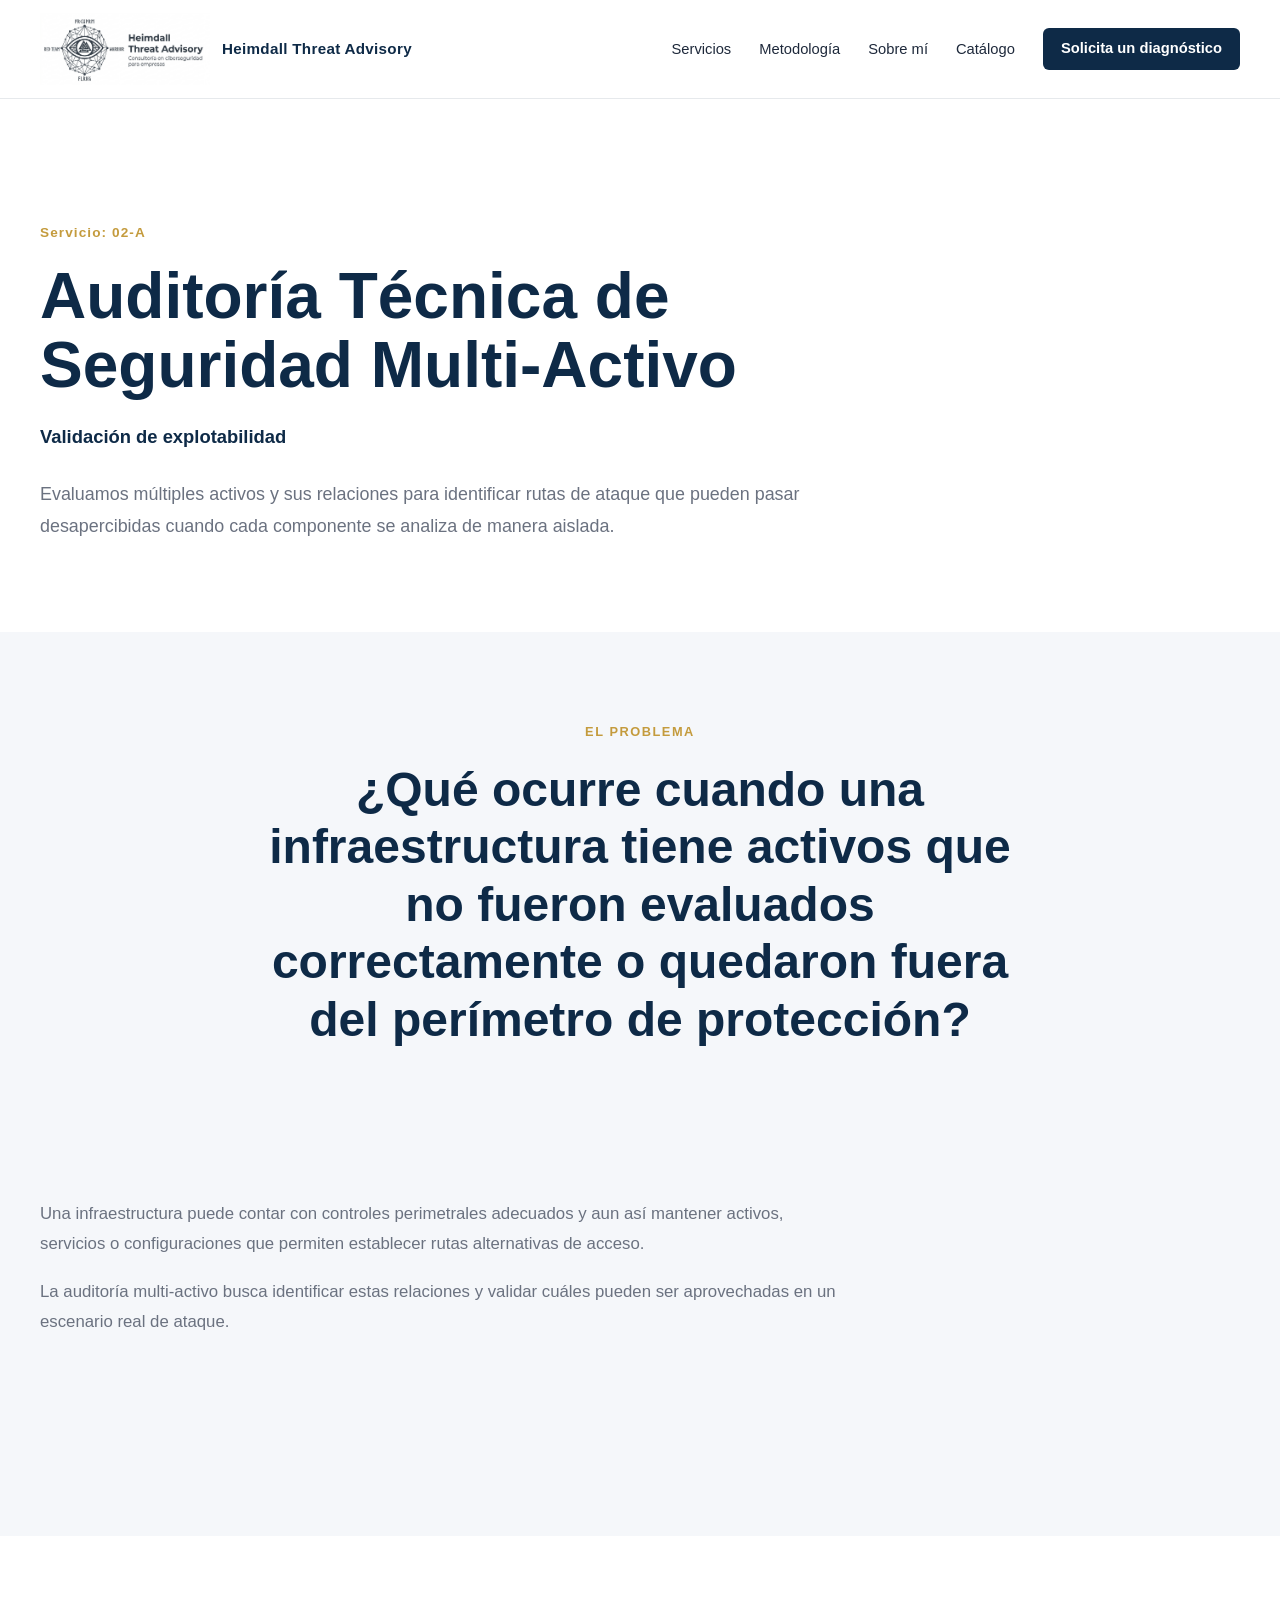
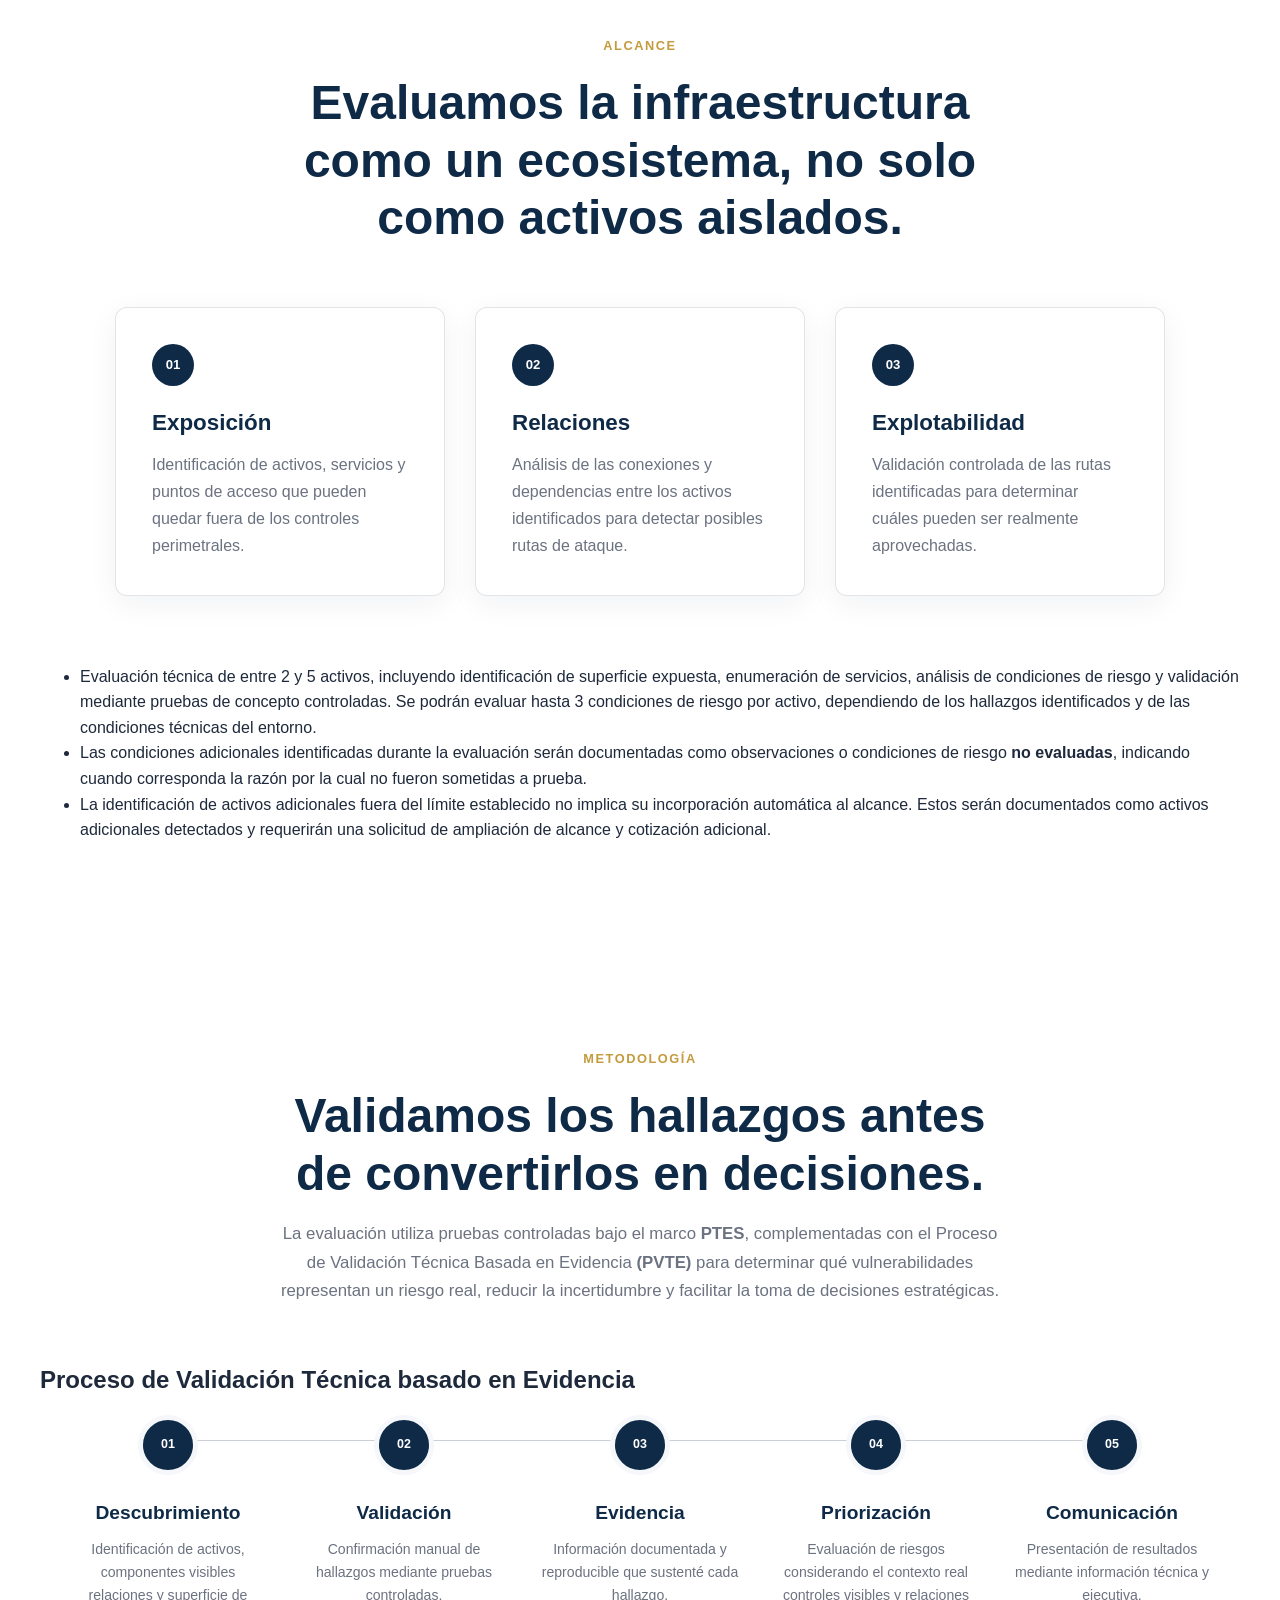
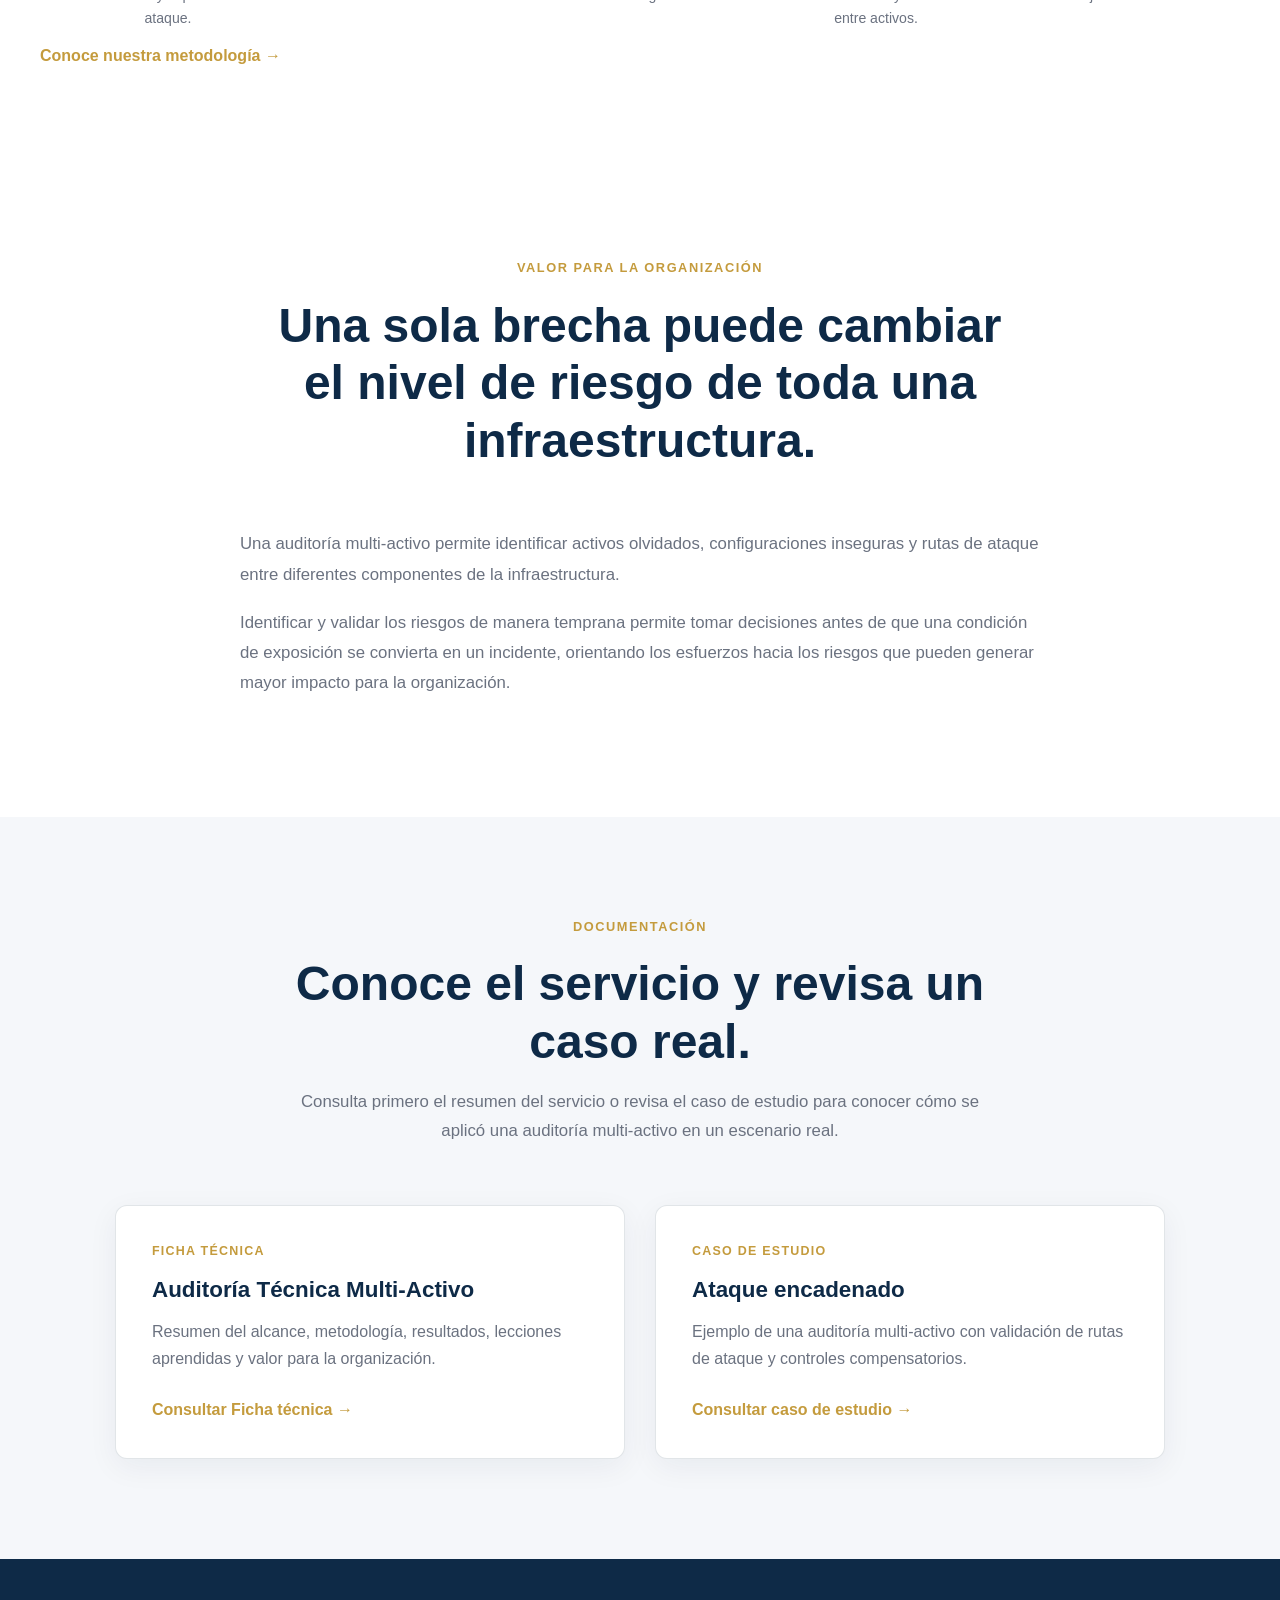
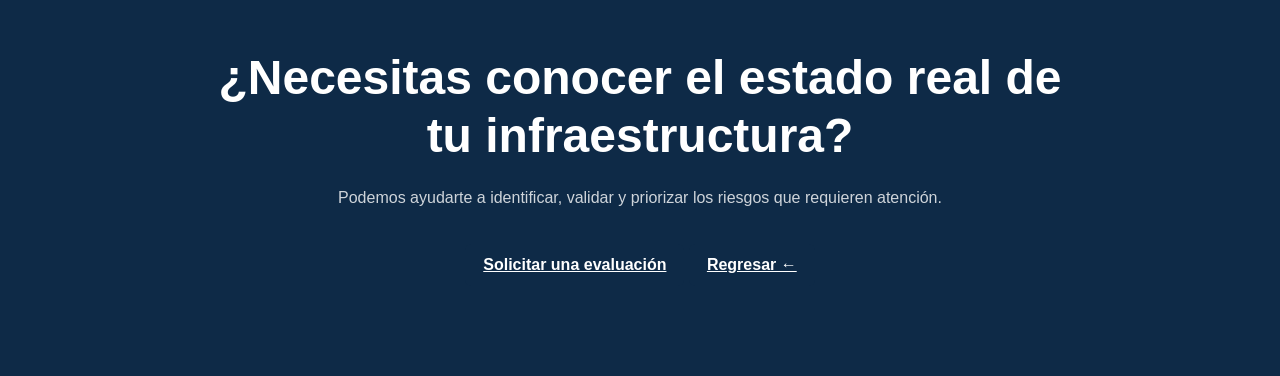
<file: servicios/auditoria-tecnica-ma.html>
<!DOCTYPE html>
<html lang="es">

  <head>

    <meta charset="UTF-8">
    <meta name="viewport"
    content="width=device-width, initial-scale=1.0">
    
    <title>Auditoría Técnica de Seguridad Multi-Activo | Heimdall Threat Advisory</title>

    <meta
    name="description"
    content="Evaluamos múltiples activos y sus relaciones para identificar rutas de ataque que pasan desapercibidas cuando cada componente se analiza de forma aislada.">

    <link rel="canonical" href="https://heimdall-ta.com/servicios/auditoria-tecnica-ma.html">
    <meta property="og:type" content="website">
    <meta property="og:site_name" content="Heimdall Threat Advisory">
    <meta property="og:title" content="Auditoría Técnica de Seguridad Multi-Activo | Heimdall Threat Advisory">
    <meta property="og:description" content="Evaluamos múltiples activos y sus relaciones para identificar rutas de ataque que pasan desapercibidas cuando cada componente se analiza de forma aislada.">
    <meta property="og:url" content="https://heimdall-ta.com/servicios/auditoria-tecnica-ma.html">
    <meta property="og:image" content="https://heimdall-ta.com/img/logos/Logo_simp2B.png">
    <meta name="twitter:card" content="summary">
    <meta name="twitter:title" content="Auditoría Técnica de Seguridad Multi-Activo | Heimdall Threat Advisory">
    <meta name="twitter:description" content="Evaluamos múltiples activos y sus relaciones para identificar rutas de ataque que pasan desapercibidas cuando cada componente se analiza de forma aislada.">
    <meta name="twitter:image" content="https://heimdall-ta.com/img/logos/Logo_simp2B.png">

    <script type="application/ld+json">
    {
      "@context": "https://schema.org",
      "@type": "Service",
      "name": "Auditoría Técnica de Seguridad Multi-Activo",
      "description": "Evaluamos múltiples activos y sus relaciones para identificar rutas de ataque que pasan desapercibidas cuando cada componente se analiza de forma aislada.",
      "url": "https://heimdall-ta.com/servicios/auditoria-tecnica-ma.html",
      "provider": {
        "@type": "ProfessionalService",
        "name": "Heimdall Threat Advisory",
        "url": "https://heimdall-ta.com/"
      }
    }
    </script>

    <script type="application/ld+json">
    {
      "@context": "https://schema.org",
      "@type": "BreadcrumbList",
      "itemListElement": [
        {
          "@type": "ListItem",
          "position": 1,
          "name": "Inicio",
          "item": "https://heimdall-ta.com/"
        },
        {
          "@type": "ListItem",
          "position": 2,
          "name": "Auditoría Técnica de Seguridad",
          "item": "https://heimdall-ta.com/servicios/auditoria-tecnica.html"
        },
        {
          "@type": "ListItem",
          "position": 3,
          "name": "Multi-Activo",
          "item": "https://heimdall-ta.com/servicios/auditoria-tecnica-ma.html"
        }
      ]
    }
    </script>

    <link rel="stylesheet" href="../css/variables.css">
    <link rel="stylesheet" href="../css/base.css">
    <link rel="stylesheet" href="../css/layout.css">
    <link rel="stylesheet" href="../css/components.css">
    <link rel="stylesheet" href="../css/pages.min.css">
    <link rel="stylesheet" href="../css/service-audit.css">
    <link rel="icon" type="image/png" href="../img/logos/favicon.png">
 
  
  </head>
  
  <body>

    <header class="site-header">
      <nav class="navbar">
        <a href="../index.html" class="nav-brand">

          <img
            src="../img/logos/Logo_simp2B.png"
            alt="Heimdall Threat Advisory"
            >

          <span>Heimdall Threat Advisory</span>

        </a>

        <button
          class="nav-toggle"
          type="button"
          aria-label="Abrir menú"
          aria-expanded="false"
          aria-controls="main-navigation"
          >
          <span></span>
          <span></span>
          <span></span>
          
          </button>

        <ul class="nav-menu" id="main-navigation">

          <li>
            <a href="../index.html#servicios">Servicios</a>
          </li>
          
          <li>
            <a href="../index.html#metodologia">Metodología</a>
          </li>
          
          <li>
            <a href="about.html#about">Sobre mí</a>
          </li>
          
          <li>
            <a href="../catalogo.html">Catálogo</a>
          </li>
          
          <li>
            <a href="about.html#contacto" class="nav-cta">
              Solicita un diagnóstico
            </a>
          </li>
        </ul>
      </nav>
    </header>

      
    <main>

        <!-- ==AUDITORIA MA HERO== -->
        <section class="audit-detail-hero">
            <div class="container">
                <div class="audit-detail-hero-content">

                    <span class="audit-detail-label">
                        Servicio: 02-A
                    </span>

                    <h1>
                        Auditoría Técnica de Seguridad
                        <span>Multi-Activo</span>
                    </h1>

                    <p class="audit-detail-subtitle">
                        Validación de explotabilidad
                    </p>

                    <p class="audit-detail-intro">
                        Evaluamos múltiples activos y sus relaciones
                        para identificar rutas de ataque que pueden
                        pasar desapercibidas cuando cada componente
                        se analiza de manera aislada.
                    </p>

                </div>
            </div>
        </section>

        <!-- ==PROBLEMA== -->
        <section class="audit-detail-problem">
            <div class="container">
                <div class="section-heading">

                    <span class="section-eyebrow">
                        El problema
                    </span>

                    <h2>
                        ¿Qué ocurre cuando una infraestructura
                        tiene activos que no fueron evaluados
                        correctamente o quedaron fuera del
                        perímetro de protección?
                    </h2>

                </div>

                <div class="audit-detail-problem p">

                    <p>
                        Una infraestructura puede contar con
                        controles perimetrales adecuados y aun así
                        mantener activos, servicios o configuraciones
                        que permiten establecer rutas alternativas
                        de acceso.
                    </p>

                    <p>
                        La auditoría multi-activo busca identificar
                        estas relaciones y validar cuáles pueden ser
                        aprovechadas en un escenario real de ataque.
                    </p>

                </div>
            </div>
        </section>

        <!-- ==ALCANCE== -->
        <section class="audit-scope">
            <div class="container">
                <div class="section-heading">

                    <span class="section-eyebrow">
                        Alcance
                    </span>

                    <h2>
                        Evaluamos la infraestructura como un
                        ecosistema, no solo como activos aislados.
                    </h2>

                </div>

                <div class="audit-scope-grid">

                    <!-- EXPOSICIÓN -->
                    <article class="audit-scope-card">
                        <span class="audit-scope-number">
                            01
                        </span>

                        <h3>
                            Exposición
                        </h3>

                        <p>
                            Identificación de activos, servicios
                            y puntos de acceso que pueden quedar
                            fuera de los controles perimetrales.
                        </p>

                    </article>

                    <!-- RELACIONES -->
                    <article class="audit-scope-card">
                        <span class="audit-scope-number">
                            02
                        </span>

                        <h3>
                            Relaciones
                        </h3>

                        <p>
                            Análisis de las conexiones y
                            dependencias entre los activos
                            identificados para detectar posibles
                            rutas de ataque.
                        </p>

                    </article>

                    <!-- EXPLOTABILIDAD -->
                    <article class="audit-scope-card">
                        <span class="audit-scope-number">
                            03
                        </span>

                        <h3>
                            Explotabilidad
                        </h3>

                        <p>
                            Validación controlada de las rutas
                            identificadas para determinar cuáles
                            pueden ser realmente aprovechadas.
                        </p>

                    </article>

                </div>
              
              <div>
              <br><br>
                
              <ul>
                <li>
                  Evaluación técnica de entre 2 y 5 activos, incluyendo identificación de superficie expuesta, 
                  enumeración de servicios, análisis de condiciones de riesgo y validación mediante pruebas de 
                  concepto controladas.
                  Se podrán evaluar hasta 3 condiciones de riesgo por activo, dependiendo de los hallazgos 
                  identificados y de las condiciones técnicas del entorno.
                </li>
                
                <li>
                  Las condiciones adicionales identificadas durante la evaluación serán documentadas como 
                  observaciones o condiciones de riesgo <strong>no evaluadas</strong>, indicando cuando corresponda 
                  la razón por la cual no fueron sometidas a prueba.
                </li>

                <li>
                  La identificación de activos adicionales fuera del límite establecido no implica su incorporación 
                  automática al alcance. Estos serán documentados como activos adicionales detectados y requerirán 
                  una solicitud de ampliación de alcance y cotización adicional.
                </li>
              </ul>
                
              </div>
            </div>
        </section>

        <!-- ==METODOLOGÍA== -->
        <section class="audit-detail-methodology">
            <div class="container">
                <div class="section-heading">

                    <span class="section-eyebrow">
                        Metodología
                    </span>

                    <h2>
                        Validamos los hallazgos antes de
                        convertirlos en decisiones.
                    </h2>

                    <p>
                        La evaluación utiliza pruebas controladas
                        bajo el marco <strong>PTES</strong>, complementadas con el Proceso de
                        Validación Técnica Basada en Evidencia <strong>(PVTE)</strong>
                        para determinar qué vulnerabilidades representan un riesgo real, 
                        reducir la incertidumbre y facilitar la toma de decisiones estratégicas.
                    </p>

                </div>
              <!-- Proceso PVTE -->
              <h2>
                Proceso de Validación Técnica basado en Evidencia
              </h2>
                <div class="pvte-process">
              <!-- 01 -->    
                  <article class="pvte-step">
                    <div class="pvte-step-marker">
                        <span>01</span>
                    </div>
                    
                    <div class="pvte-step-content">
                      <h3>
                        Descubrimiento
                      </h3>
                      <p>
                         Identificación de activos, componentes visibles 
                         relaciones y superficie de ataque.
                      </p>
                    </div>
                  </article>

              <!-- 02 -->    
                  <article class="pvte-step">
                    <div class="pvte-step-marker">
                        <span>02</span>
                    </div>
                    
                    <div class="pvte-step-content">
                      <h3>
                        Validación
                      </h3>
                      <p>
                         Confirmación manual de hallazgos mediante 
                         pruebas controladas.
                      </p>
                    </div>
                  </article>

                <!-- 03 -->    
                  <article class="pvte-step">
                    <div class="pvte-step-marker">
                        <span>03</span>
                    </div>
                    
                    <div class="pvte-step-content">
                      <h3>
                        Evidencia
                      </h3>
                      <p>
                        Información documentada y reproducible 
                        que sustenté cada hallazgo.
                      </p>
                    </div>
                  </article> 

                  <!-- 04 -->    
                  <article class="pvte-step">
                    <div class="pvte-step-marker">
                        <span>04</span>
                    </div>
                    
                    <div class="pvte-step-content">
                      <h3>
                        Priorización
                      </h3>
                      <p>
                        Evaluación de riesgos considerando el contexto real
                        controles visibles y relaciones entre activos.
                      </p>
                    </div>
                  </article>  

                 <!-- 05 -->    
                  <article class="pvte-step">
                    <div class="pvte-step-marker">
                        <span>05</span>
                    </div>
                    
                    <div class="pvte-step-content">
                      <h3>
                        Comunicación
                      </h3>
                      <p>
                        Presentación de resultados mediante información
                        técnica y ejecutiva.
                      </p>
                    </div>
                  </article>

                </div>

                <div class="methodology-link">

                    <a href="../index.html#metodologia"
                        class="text-link">
                        Conoce nuestra metodología →
                    </a>

                </div>

            </div>
        </section>

        <!-- ==VALOR== -->
        <section class="audit-detail-value">
            <div class="container">
                <div class="section-heading">

                    <span class="section-eyebrow">
                        Valor para la organización
                    </span>

                    <h2>
                        Una sola brecha puede cambiar el nivel de riesgo
                        de toda una infraestructura.
                    </h2>

                </div>

                <div class="audit-detail-value-content">

                    <p>
                        Una auditoría multi-activo permite
                        identificar activos olvidados,
                        configuraciones inseguras y rutas de
                        ataque entre diferentes componentes de
                        la infraestructura.
                    </p>

                    <p>
                        Identificar y validar los riesgos de manera
                        temprana permite tomar decisiones antes de
                        que una condición de exposición se convierta
                        en un incidente, orientando los esfuerzos
                        hacia los riesgos que pueden generar mayor
                        impacto para la organización.
                    </p>

                </div>

            </div>
        </section>

        <!-- ==DOCUMENTACIÓN== -->
        <section class="audit-documents">
            <div class="container">
                <div class="section-heading">

                    <span class="section-eyebrow">
                        Documentación
                    </span>

                    <h2>
                        Conoce el servicio y revisa un caso real.
                    </h2>

                    <p>
                        Consulta primero el resumen del servicio
                        o revisa el caso de estudio para conocer
                        cómo se aplicó una auditoría multi-activo
                        en un escenario real.
                    </p>

                </div>

                <div class="audit-documents-grid">

                    <!-- FICHA TÉCNICA -->
                    <article class="audit-document-card">

                        <span class="audit-document-label">
                            Ficha técnica
                        </span>

                        <h3>
                            Auditoría Técnica Multi-Activo
                        </h3>

                        <p>
                            Resumen del alcance, metodología, resultados,
                            lecciones aprendidas y valor para la organización.
                        </p>

                        <a href="../docs/audt/RES_ATS_MA.pdf"
                           target="_blank"
                           rel="noopener noreferrer"
                            class="text-link">
                            Consultar Ficha técnica →
                        </a>

                    </article>

                    <!-- CASO DE ESTUDIO -->
                    <article class="audit-document-card">

                        <span class="audit-document-label">
                            CASO DE ESTUDIO
                        </span>

                        <h3>
                            Ataque encadenado
                        </h3>

                        <p>
                            Ejemplo de una auditoría multi-activo
                            con validación de rutas de ataque y
                            controles compensatorios.
                        </p>

                        <a href="../docs/audt/AUD_TEC_MA.pdf"
                           target="_blank"
                           rel="noopener noreferrer"
                            class="text-link">
                            Consultar caso de estudio →
                        </a>

                    </article>

                </div>

            </div>
        </section>

        <!-- == CTA == -->
        <section class="service-cta">
            <div class="container">

                <div class="service-cta-content">

                    <h2>
                        ¿Necesitas conocer el estado real
                        de tu infraestructura?
                    </h2>

                    <p>
                        Podemos ayudarte a identificar,
                        validar y priorizar los riesgos que
                        requieren atención.
                    </p>

                    <a href="about.html#contacto"
                        class="nav-cta">
                        Solicitar una evaluación
                    </a>

                    <a href="auditoria-tecnica.html"
                        class="nav-cta">
                        Regresar ←
                    </a>
                  
                </div>

            </div>
        </section>


    </main>

    <footer>
      
    </footer>

    <script src="../js/main.js">

        const navToggle =
            document.querySelector('.nav-toggle');

        const navMenu =
            document.querySelector('.nav-menu');

        if (navToggle && navMenu) {

            navToggle.addEventListener('click', () => {

                const isOpen =
                    navToggle.getAttribute('aria-expanded')
                    === 'true';

                navToggle.setAttribute(
                    'aria-expanded',
                    String(!isOpen)
                );

                navMenu.classList.toggle(
                    'active',
                    !isOpen
                );

            });

            navMenu
                .querySelectorAll('a')
                .forEach(link => {

                    link.addEventListener(
                        'click',
                        () => {

                            navToggle.setAttribute(
                                'aria-expanded',
                                'false'
                            );

                            navMenu.classList.remove(
                                'active'
                            );

                        }
                    );

                });

        }

    </script>

</body>

</html>
</file>
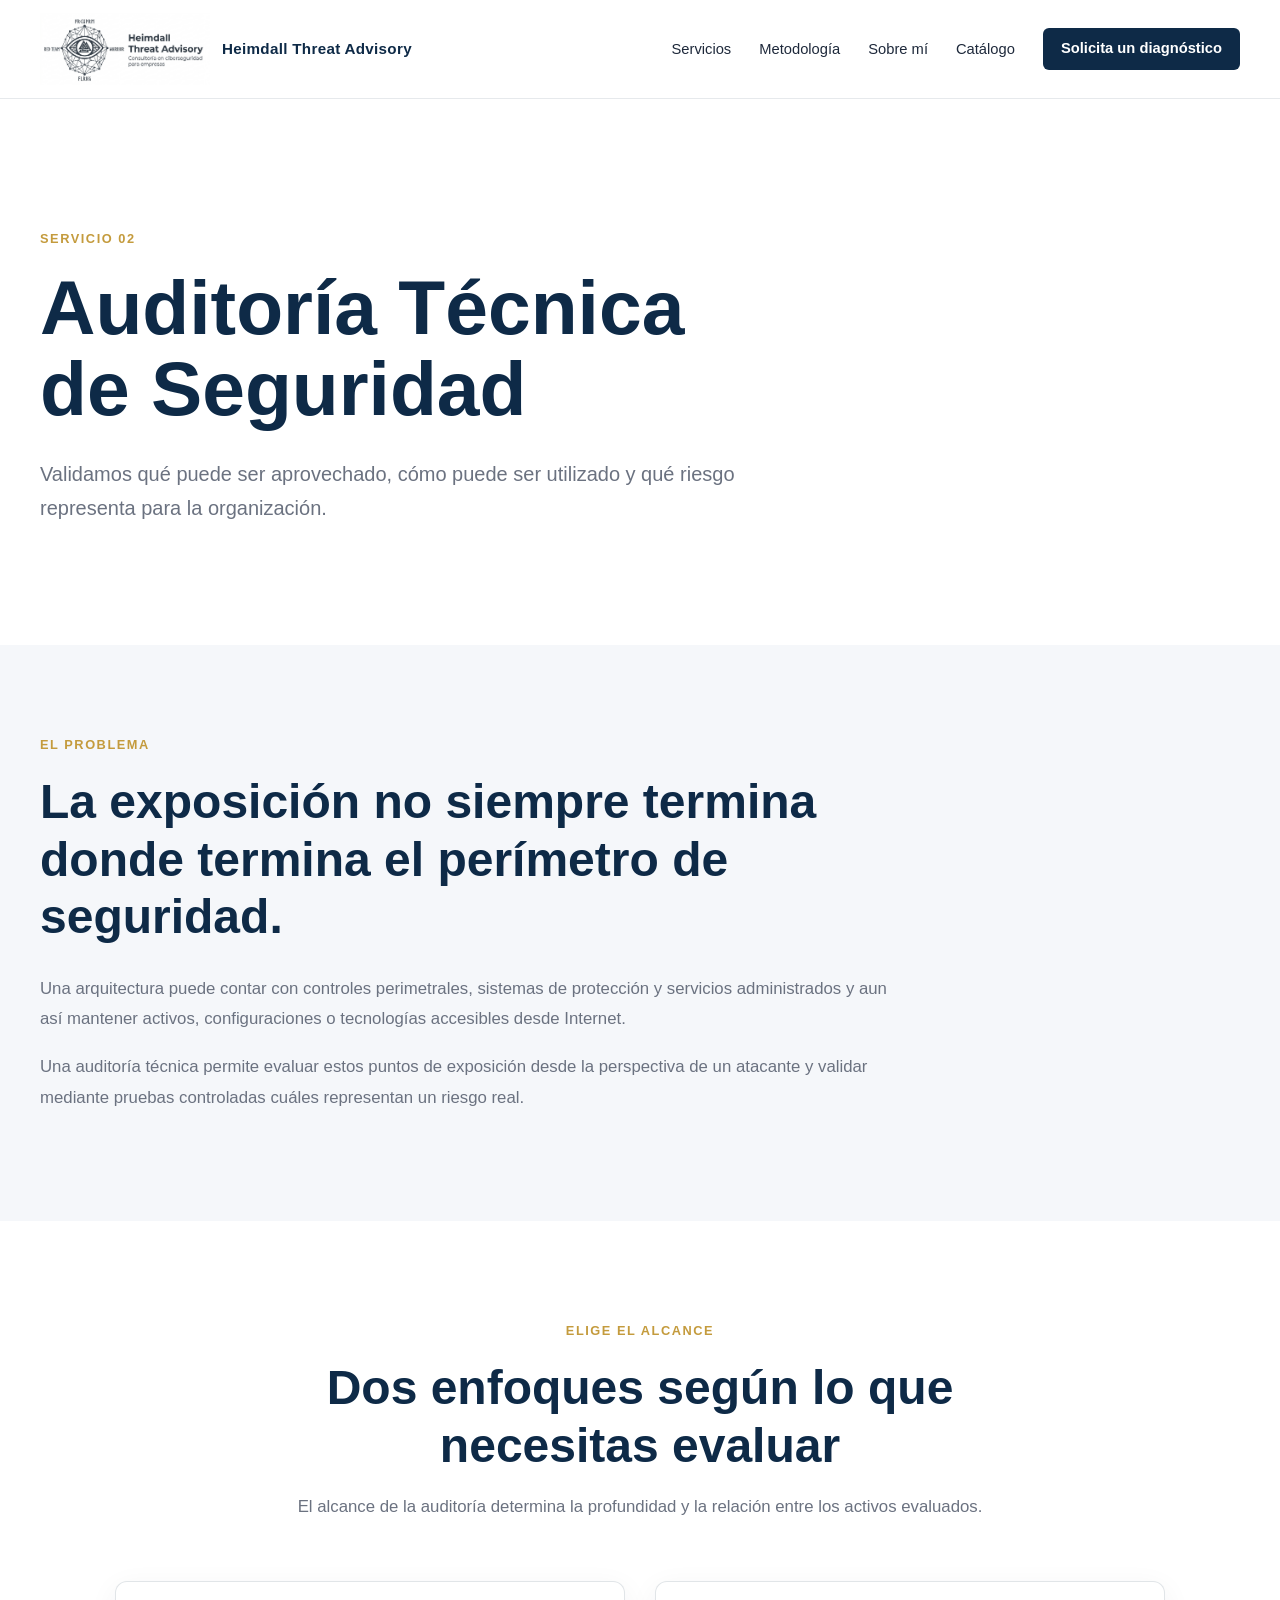
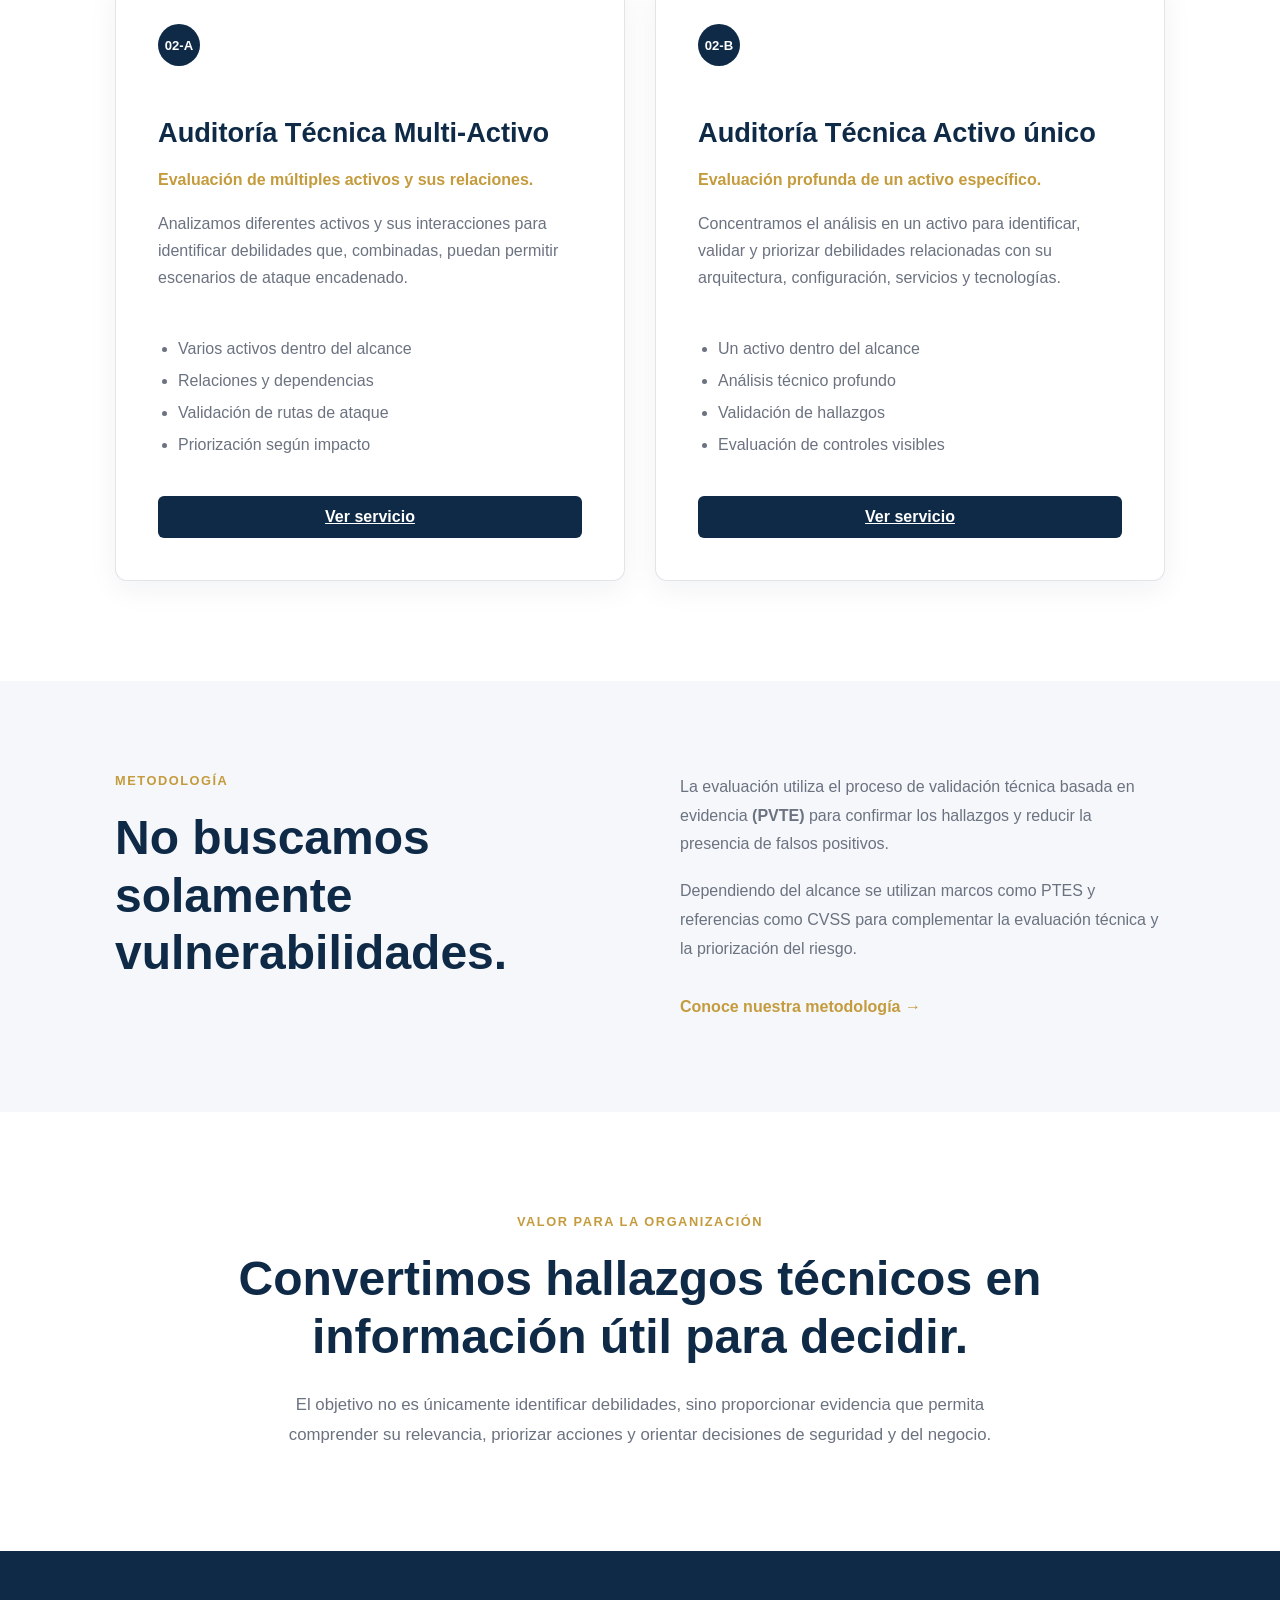
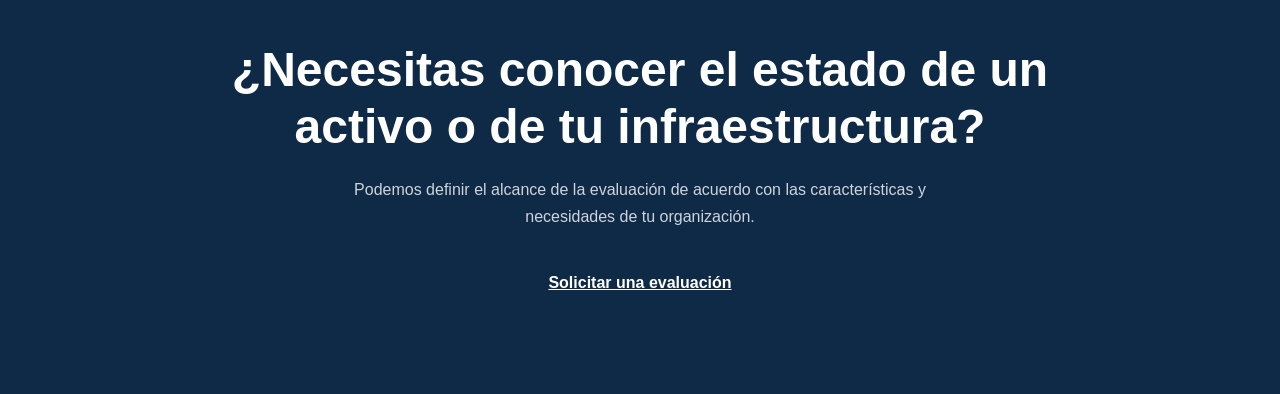
<file: servicios/auditoria-tecnica.html>
<!DOCTYPE html>
<html lang="es">

  <head>

    <meta charset="UTF-8">
    <meta name="viewport"
    content="width=device-width, initial-scale=1.0">
    
    <title>Auditoría Técnica de Seguridad | Heimdall Threat Advisory</title>

    <meta
    name="description"
    content="Validamos qué puede ser aprovechado, cómo puede ser utilizado y qué riesgo representa para la organización, desde la perspectiva de un atacante.">

    <link rel="canonical" href="https://heimdall-ta.com/servicios/auditoria-tecnica.html">
    <meta property="og:type" content="website">
    <meta property="og:site_name" content="Heimdall Threat Advisory">
    <meta property="og:title" content="Auditoría Técnica de Seguridad | Heimdall Threat Advisory">
    <meta property="og:description" content="Validamos qué puede ser aprovechado, cómo puede ser utilizado y qué riesgo representa para la organización, desde la perspectiva de un atacante.">
    <meta property="og:url" content="https://heimdall-ta.com/servicios/auditoria-tecnica.html">
    <meta property="og:image" content="https://heimdall-ta.com/img/logos/Logo_simp2B.png">
    <meta name="twitter:card" content="summary">
    <meta name="twitter:title" content="Auditoría Técnica de Seguridad | Heimdall Threat Advisory">
    <meta name="twitter:description" content="Validamos qué puede ser aprovechado, cómo puede ser utilizado y qué riesgo representa para la organización, desde la perspectiva de un atacante.">
    <meta name="twitter:image" content="https://heimdall-ta.com/img/logos/Logo_simp2B.png">

    <script type="application/ld+json">
    {
      "@context": "https://schema.org",
      "@type": "Service",
      "name": "Auditoría Técnica de Seguridad",
      "description": "Validamos qué puede ser aprovechado, cómo puede ser utilizado y qué riesgo representa para la organización, desde la perspectiva de un atacante.",
      "url": "https://heimdall-ta.com/servicios/auditoria-tecnica.html",
      "provider": {
        "@type": "ProfessionalService",
        "name": "Heimdall Threat Advisory",
        "url": "https://heimdall-ta.com/"
      }
    }
    </script>

    <script type="application/ld+json">
    {
      "@context": "https://schema.org",
      "@type": "BreadcrumbList",
      "itemListElement": [
        {
          "@type": "ListItem",
          "position": 1,
          "name": "Inicio",
          "item": "https://heimdall-ta.com/"
        },
        {
          "@type": "ListItem",
          "position": 2,
          "name": "Auditoría Técnica de Seguridad",
          "item": "https://heimdall-ta.com/servicios/auditoria-tecnica.html"
        }
      ]
    }
    </script>

    <link rel="stylesheet" href="../css/variables.css">
    <link rel="stylesheet" href="../css/base.css">
    <link rel="stylesheet" href="../css/layout.css">
    <link rel="stylesheet" href="../css/components.css">
    <link rel="stylesheet" href="../css/pages.min.css">
    <link rel="stylesheet" href="../css/service-audit.css">
    <link rel="icon" type="image/png" href="../img/logos/favicon.png">
 
  
  </head>
  
  <body>

    <header class="site-header">
      <nav class="navbar">
        <a href="../index.html" class="nav-brand">

          <img
            src="../img/logos/Logo_simp2B.png"
            alt="Heimdall Threat Advisory"
            >

          <span>Heimdall Threat Advisory</span>

        </a>

        <button
          class="nav-toggle"
          type="button"
          aria-label="Abrir menú"
          aria-expanded="false"
          aria-controls="main-navigation"
          >
          <span></span>
          <span></span>
          <span></span>
          
          </button>

        <ul class="nav-menu" id="main-navigation">

          <li>
            <a href="../index.html#servicios">Servicios</a>
          </li>
          
          <li>
            <a href="../index.html#metodologia">Metodología</a>
          </li>
          
          <li>
            <a href="about.html#about">Sobre mí</a>
          </li>
          
          <li>
            <a href="../catalogo.html">Catálogo</a>
          </li>
          
          <li>
            <a href="about.html#contacto" class="nav-cta">
              Solicita un diagnóstico
            </a>
          </li>
        </ul>
      </nav>
    </header>
      
<main>

    <!-- SERVICES HERO -->
    <section class="service-hero">
        <div class="container">

            <span class="section-eyebrow">
                SERVICIO 02
            </span>

            <h1>
                Auditoría Técnica<br>
                de Seguridad
            </h1>

            <p class="service-hero-lead">
                Validamos qué puede ser aprovechado,
                cómo puede ser utilizado y qué riesgo
                representa para la organización.
            </p>

        </div>
    </section>

    <!-- PROBLEMA -->
    <section class="service-problem">
        <div class="container">

            <span class="section-eyebrow">
                EL PROBLEMA
            </span>

            <h2>
                La exposición no siempre termina
                donde termina el perímetro de seguridad.
            </h2>

            <p>
                Una arquitectura puede contar con controles
                perimetrales, sistemas de protección y servicios
                administrados y aun así mantener activos,
                configuraciones o tecnologías accesibles desde
                Internet.
            </p>

            <p>
                Una auditoría técnica permite evaluar estos
                puntos de exposición desde la perspectiva de
                un atacante y validar mediante pruebas
                controladas cuáles representan un riesgo real.
            </p>

        </div>
    </section>


    <!-- MODALIDADES -->
    <section class="audit-options">
        <div class="container">
            <div class="section-heading">

                <span class="section-eyebrow">
                    ELIGE EL ALCANCE
                </span>

                <h2>
                    Dos enfoques según lo que necesitas evaluar
                </h2>

                <p>
                    El alcance de la auditoría determina la
                    profundidad y la relación entre los activos
                    evaluados.
                </p>

            </div>

            <div class="audit-options-grid">

                <!-- 02-A -->
                <article class="audit-option-card">
                    <div class="audit-option-number">
                        02-A
                    </div>

                    <h3>
                        Auditoría Técnica
                        Multi-Activo
                    </h3>

                    <p class="audit-option-highlight">
                        Evaluación de múltiples activos
                        y sus relaciones.
                    </p>

                    <p>
                        Analizamos diferentes activos y sus
                        interacciones para identificar
                        debilidades que, combinadas, puedan
                        permitir escenarios de ataque
                        encadenado.
                    </p>

                    <ul>
                        <li>Varios activos dentro del alcance</li>
                        <li>Relaciones y dependencias</li>
                        <li>Validación de rutas de ataque</li>
                        <li>Priorización según impacto</li>
                    </ul>

                    <a href="auditoria-tecnica-ma.html"
                       class="nav-cta">
                        Ver servicio
                    </a>

                </article>

                <!-- 02-B -->
                <article class="audit-option-card">
                    <div class="audit-option-number">
                        02-B
                    </div>

                    <h3>
                        Auditoría Técnica 
                        Activo único
                    </h3>

                    <p class="audit-option-highlight">
                        Evaluación profunda de un
                        activo específico.
                    </p>

                    <p>
                        Concentramos el análisis en un activo
                        para identificar, validar y priorizar
                        debilidades relacionadas con su
                        arquitectura, configuración, servicios
                        y tecnologías.
                    </p>

                    <ul>
                        <li>Un activo dentro del alcance</li>
                        <li>Análisis técnico profundo</li>
                        <li>Validación de hallazgos</li>
                        <li>Evaluación de controles visibles</li>
                    </ul>

                    <a href="auditoria-tecnica-au.html"
                       class="nav-cta">
                        Ver servicio
                    </a>

                </article>

            </div>
        </div>
    </section>

    <!-- METODOLOGÍA -->
    <section class="audit-methodology">
        <div class="container">
            <div class="audit-methodology-content">

                <div>
                    <span class="section-eyebrow">
                        METODOLOGÍA
                    </span>

                    <h2>
                        No buscamos solamente
                        vulnerabilidades.
                    </h2>

                </div>

                <div>
                    <p>
                        La evaluación utiliza el proceso de
                        validación técnica basada en evidencia <strong>(PVTE)</strong>
                        para confirmar los hallazgos y reducir
                        la presencia de falsos positivos.
                    </p>

                    <p>
                        Dependiendo del alcance se utilizan
                        marcos como PTES y referencias como
                        CVSS para complementar la evaluación
                        técnica y la priorización del riesgo.
                    </p>

                    <a href="../index.html#metodologia"
                       class="text-link">
                        Conoce nuestra metodología →
                    </a>
                </div>

            </div>
        </div>
    </section>

    <!-- VALOR -->
    <section class="audit-value">
        <div class="container">

            <span class="section-eyebrow">
                VALOR PARA LA ORGANIZACIÓN
            </span>

            <h2>
                Convertimos hallazgos técnicos
                en información útil para decidir.
            </h2>

            <p>
                El objetivo no es únicamente identificar
                debilidades, sino proporcionar evidencia que
                permita comprender su relevancia, priorizar
                acciones y orientar decisiones de seguridad
                y del negocio.
            </p>

        </div>
    </section>

    <!-- CTA -->
    <section class="service-cta">
        <div class="container">

            <h2>
                ¿Necesitas conocer el estado
                de un activo o de tu infraestructura?
            </h2>

            <p>
                Podemos definir el alcance de la evaluación
                de acuerdo con las características y
                necesidades de tu organización.
            </p>

            <a href="about.html#contacto"
               class="nav-cta">
                Solicitar una evaluación
            </a>

        </div>
    </section>

</main>

    <footer>

    </footer>

    <script src="../js/main.js"></script>
    
  </body>
  
</html>
</file>
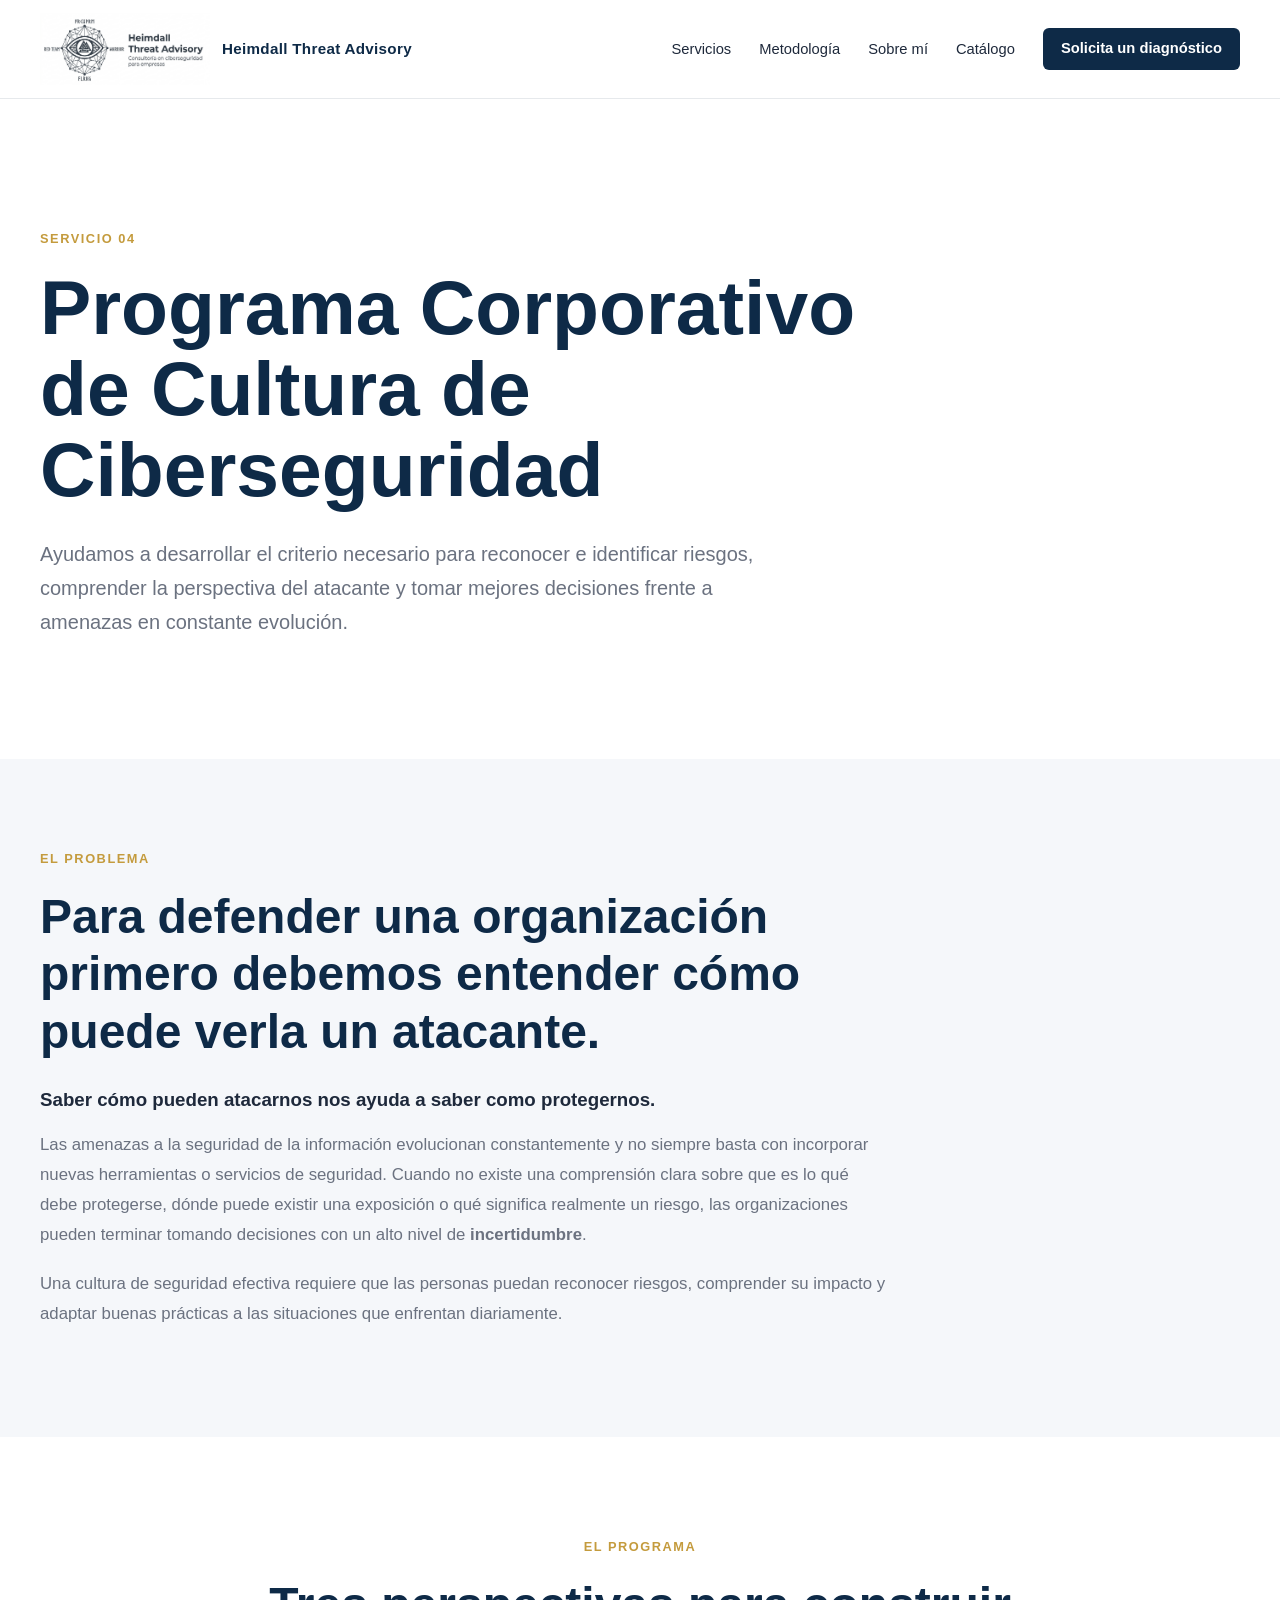
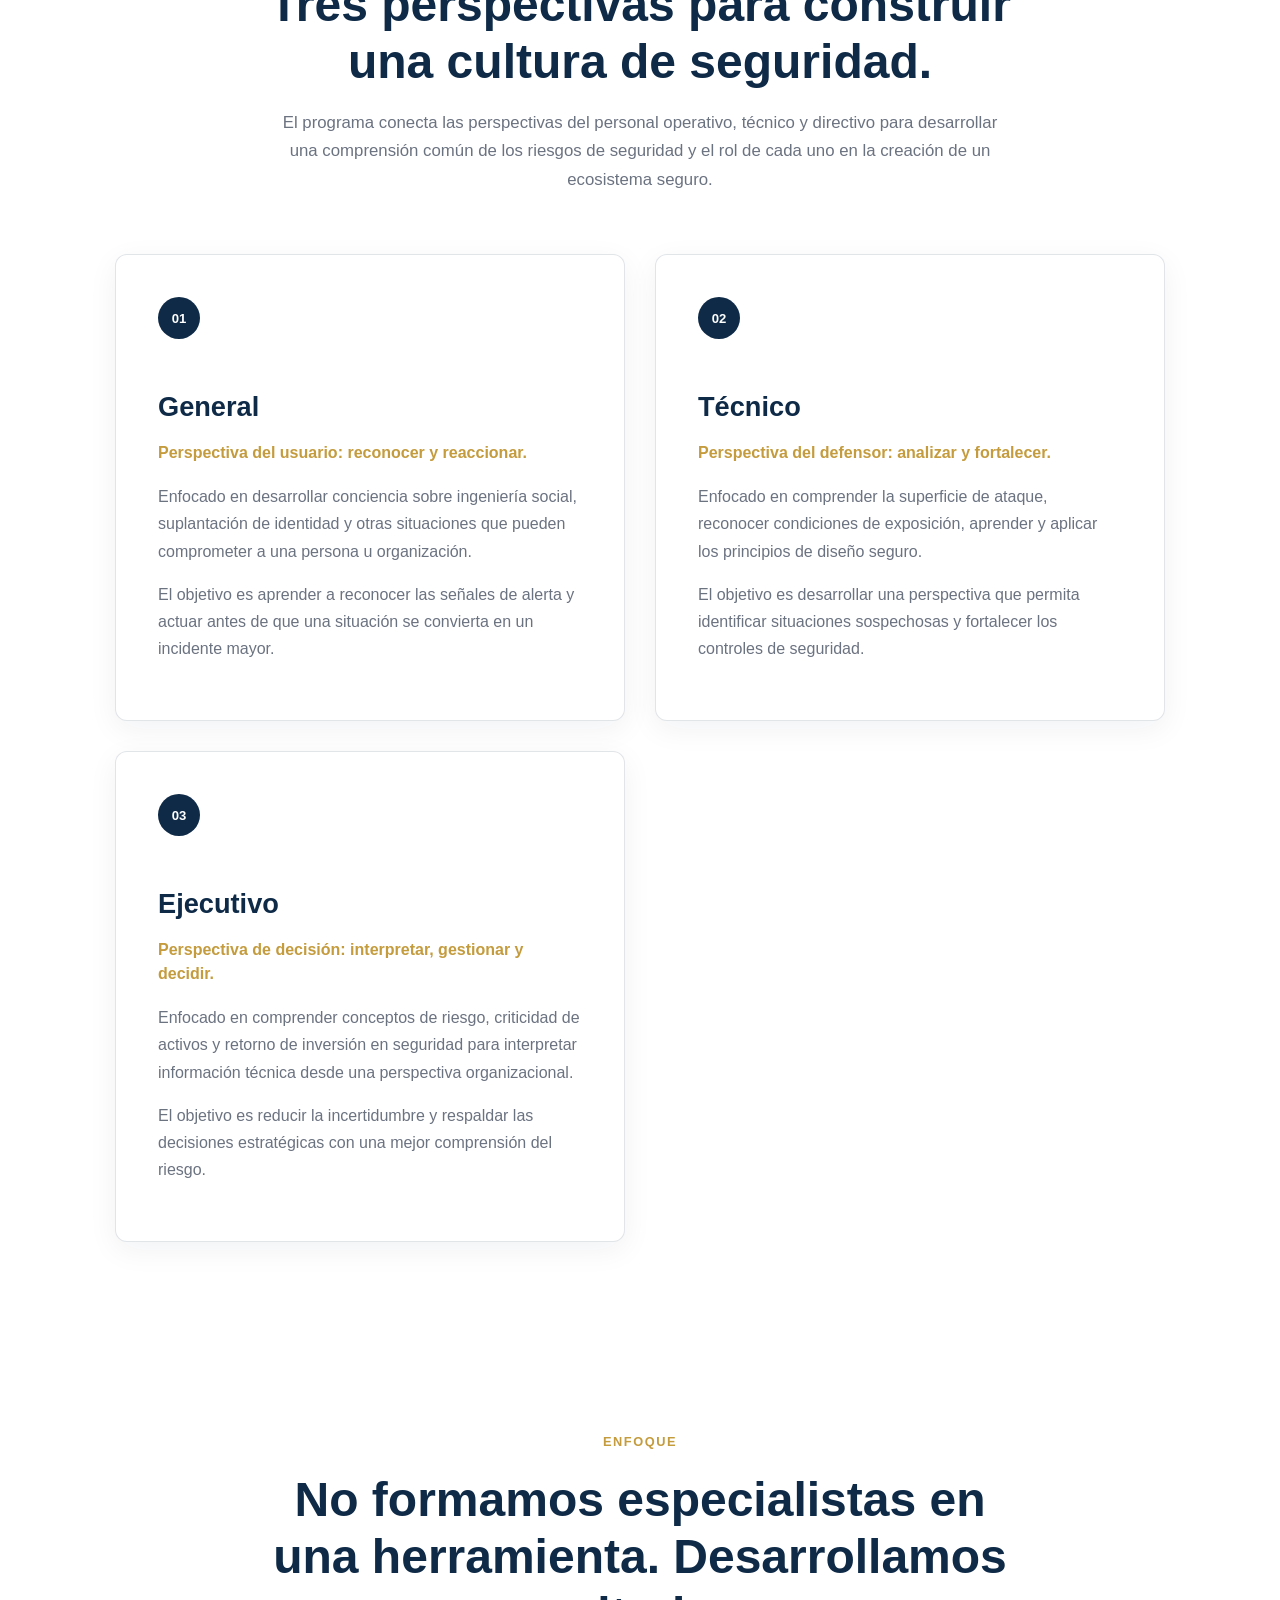
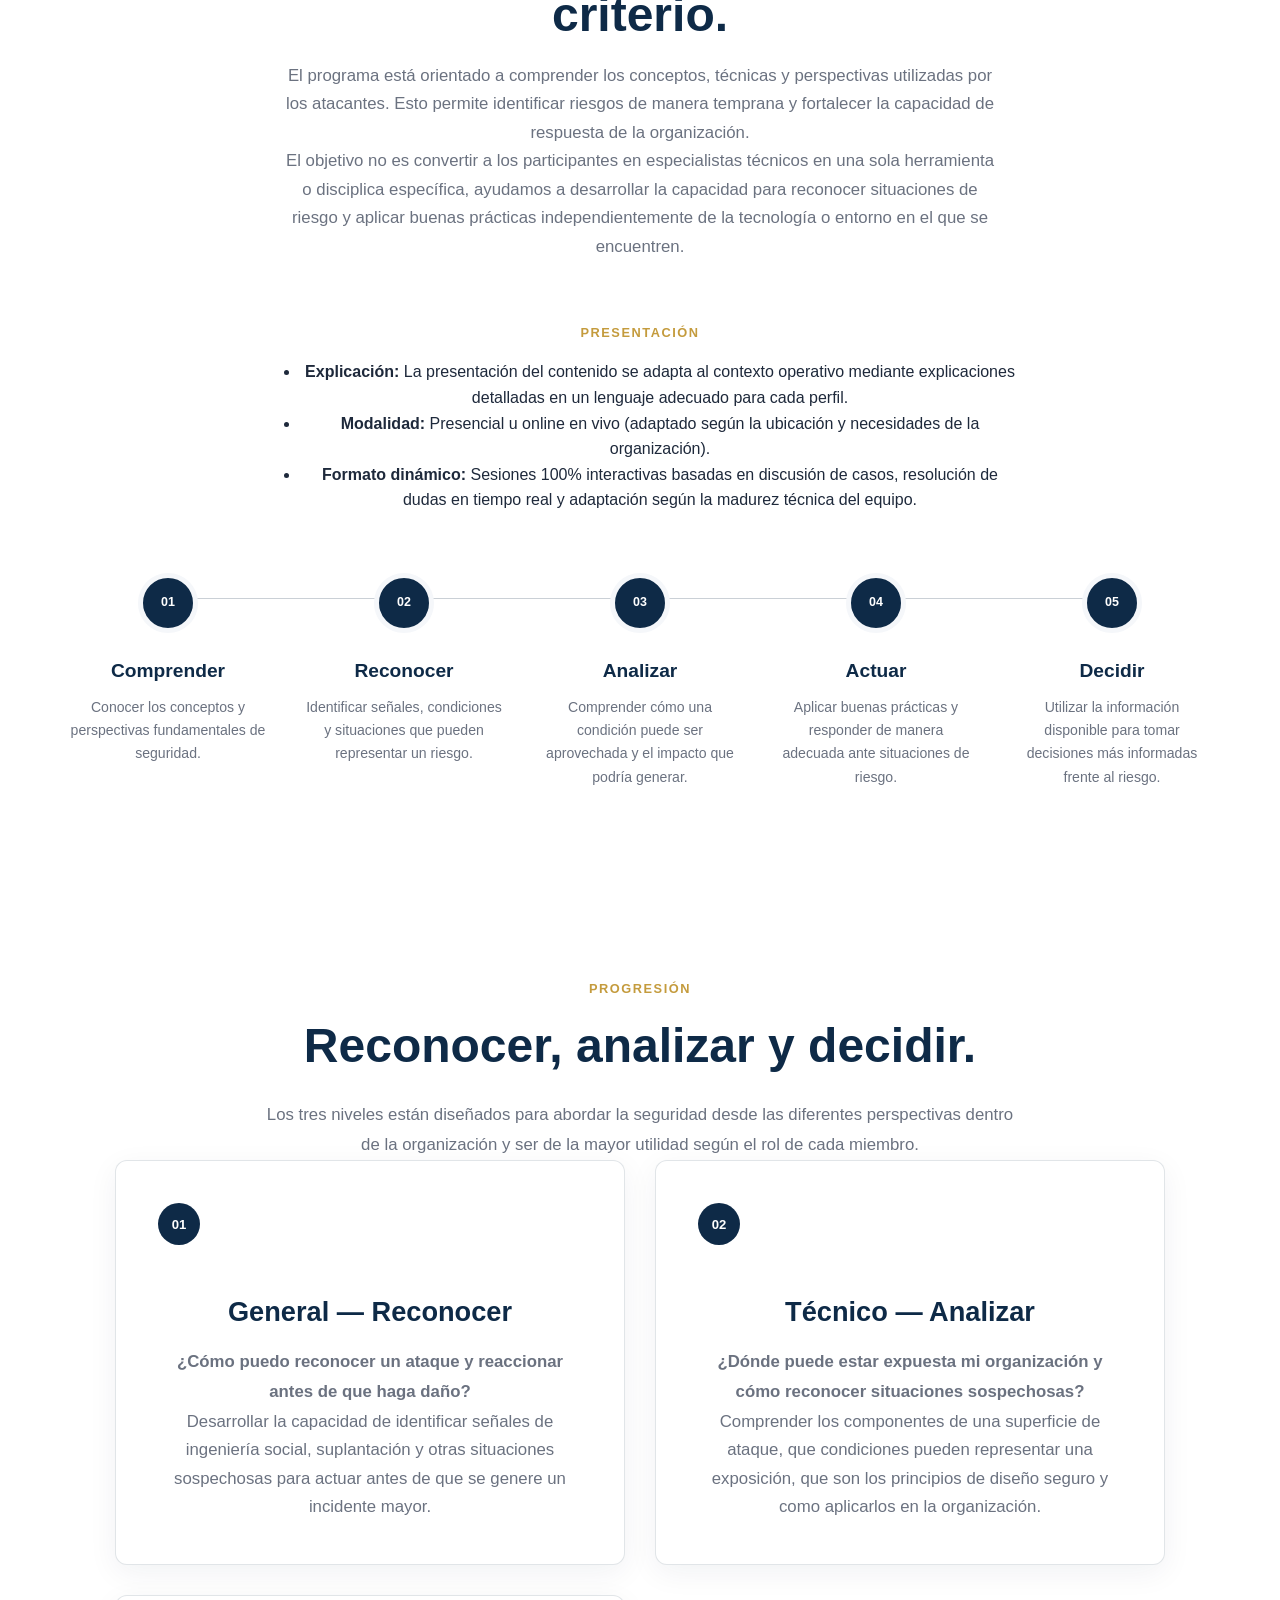
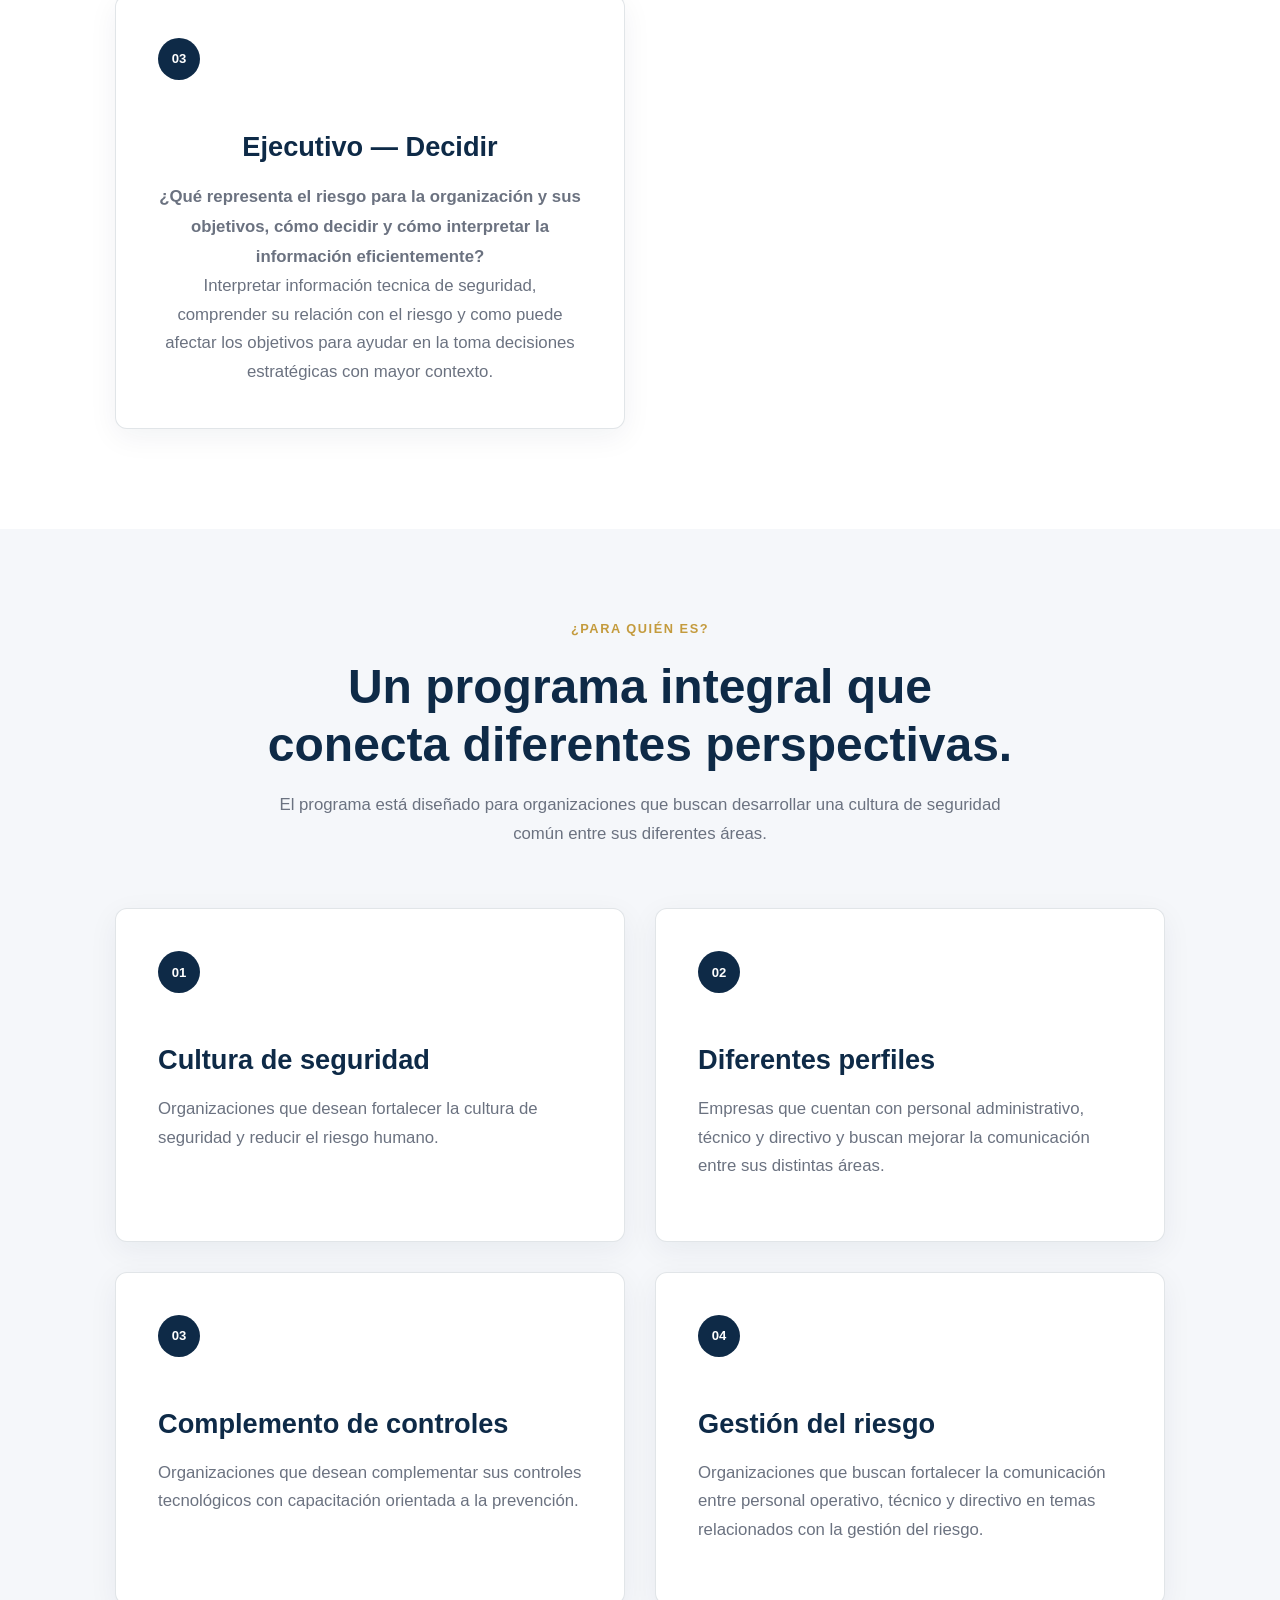
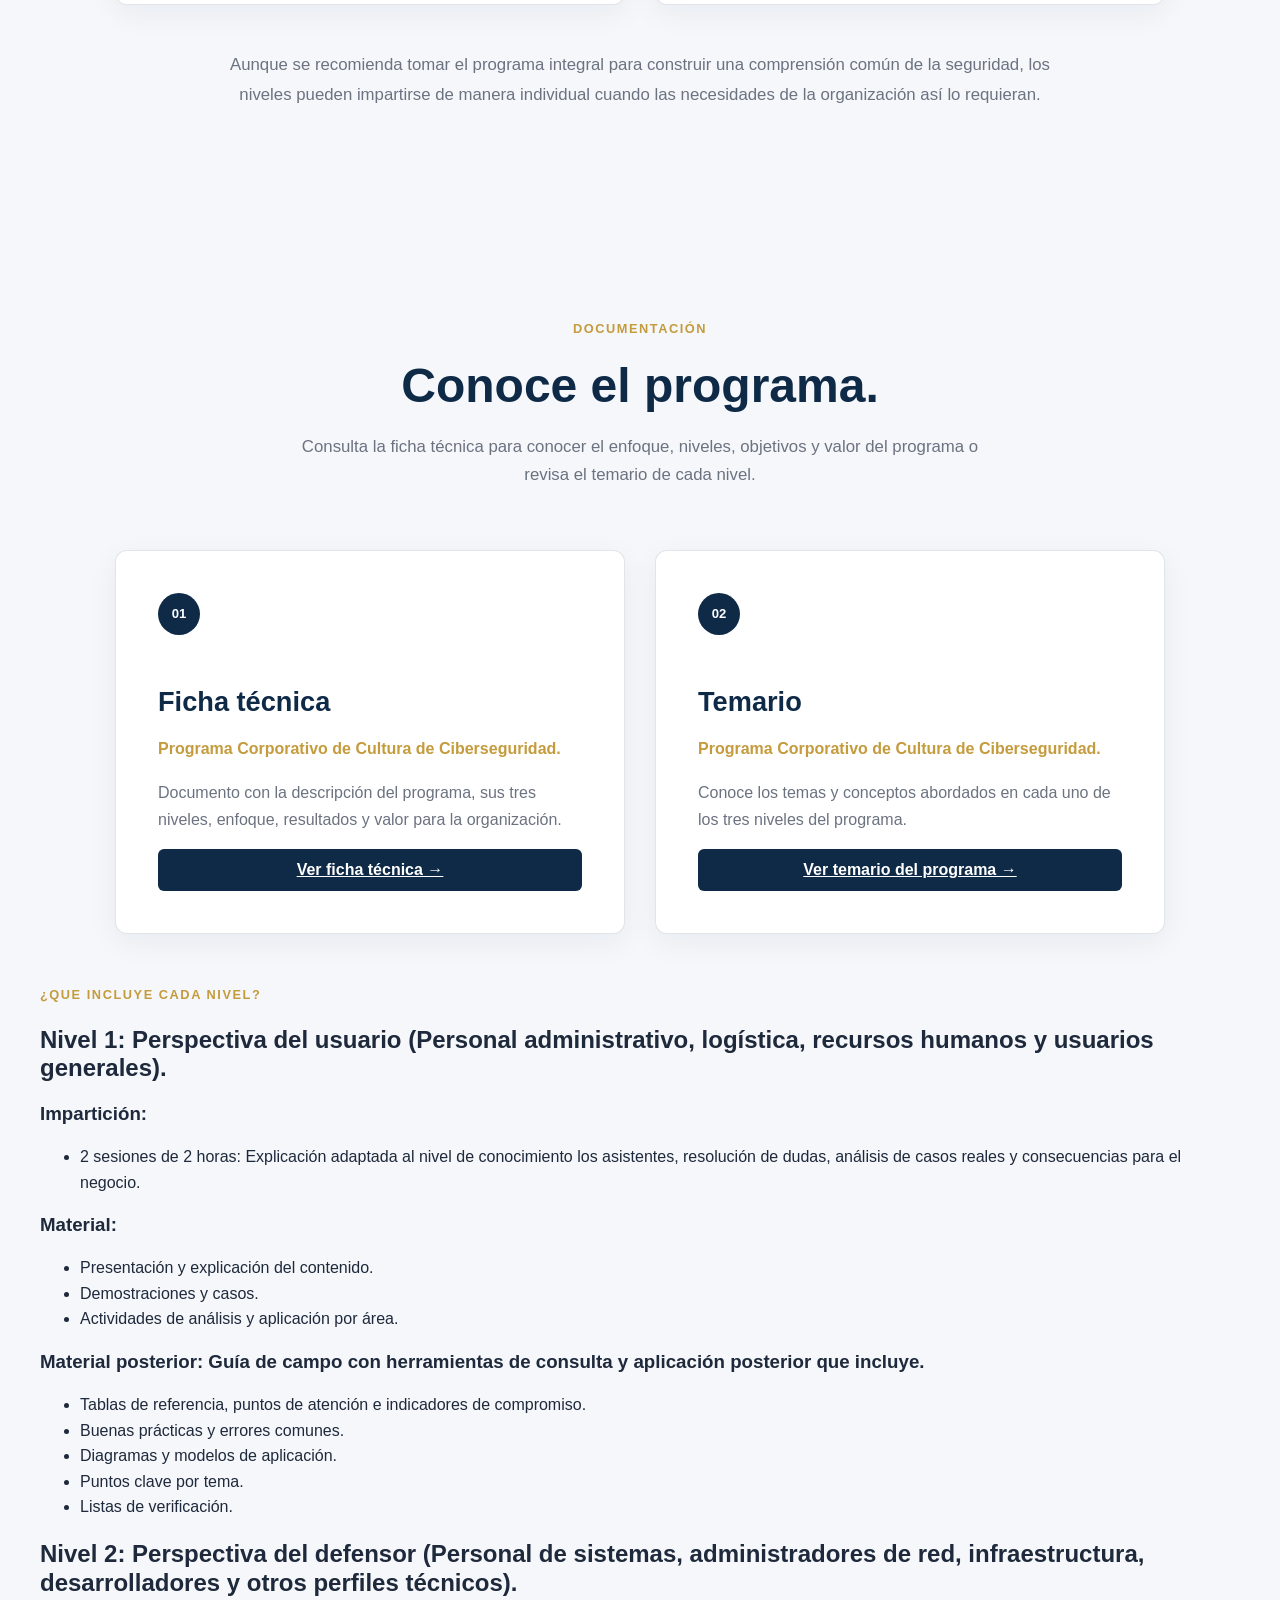
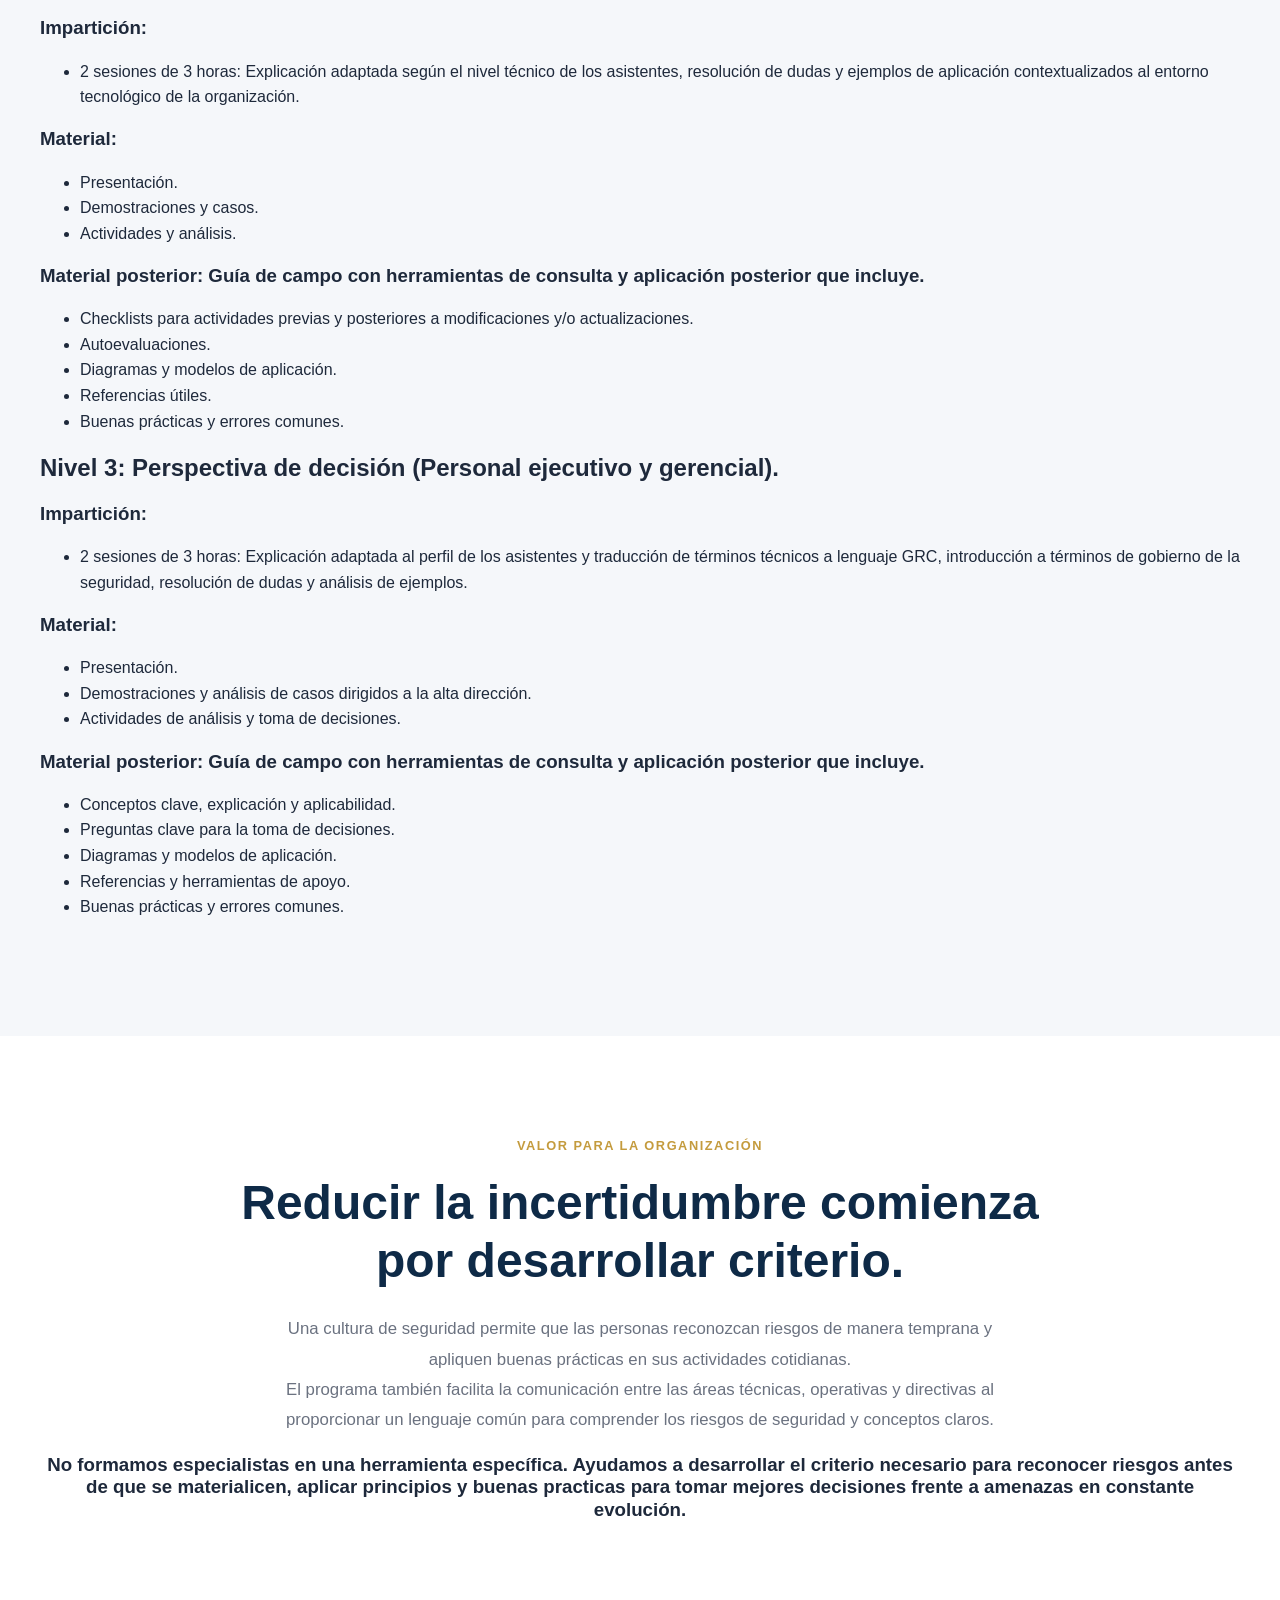
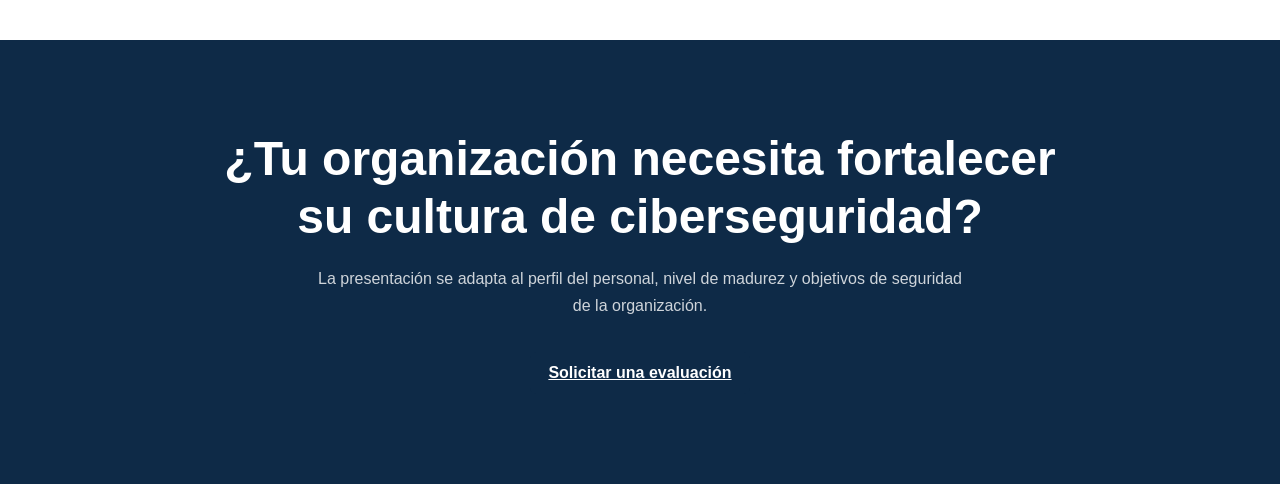
<file: servicios/capacitacion.html>
<!DOCTYPE html>
<html lang="es">

  <head>

    <meta charset="UTF-8">
    <meta name="viewport"
    content="width=device-width, initial-scale=1.0">
    
    <title>Programa de Cultura de Ciberseguridad | Heimdall Threat Advisory</title>

    <meta
    name="description"
    content="Desarrolle el criterio para reconocer riesgos, comprender la perspectiva del atacante y tomar mejores decisiones frente a amenazas en constante evolución.">

    <link rel="canonical" href="https://heimdall-ta.com/servicios/capacitacion.html">
    <meta property="og:type" content="website">
    <meta property="og:site_name" content="Heimdall Threat Advisory">
    <meta property="og:title" content="Programa de Cultura de Ciberseguridad | Heimdall Threat Advisory">
    <meta property="og:description" content="Desarrolle el criterio para reconocer riesgos, comprender la perspectiva del atacante y tomar mejores decisiones frente a amenazas en constante evolución.">
    <meta property="og:url" content="https://heimdall-ta.com/servicios/capacitacion.html">
    <meta property="og:image" content="https://heimdall-ta.com/img/logos/Logo_simp2B.png">
    <meta name="twitter:card" content="summary">
    <meta name="twitter:title" content="Programa de Cultura de Ciberseguridad | Heimdall Threat Advisory">
    <meta name="twitter:description" content="Desarrolle el criterio para reconocer riesgos, comprender la perspectiva del atacante y tomar mejores decisiones frente a amenazas en constante evolución.">
    <meta name="twitter:image" content="https://heimdall-ta.com/img/logos/Logo_simp2B.png">

    <script type="application/ld+json">
    {
      "@context": "https://schema.org",
      "@type": "Service",
      "name": "Programa Corporativo de Cultura de Ciberseguridad",
      "description": "Desarrolle el criterio para reconocer riesgos, comprender la perspectiva del atacante y tomar mejores decisiones frente a amenazas en constante evolución.",
      "url": "https://heimdall-ta.com/servicios/capacitacion.html",
      "provider": {
        "@type": "ProfessionalService",
        "name": "Heimdall Threat Advisory",
        "url": "https://heimdall-ta.com/"
      }
    }
    </script>

    <script type="application/ld+json">
    {
      "@context": "https://schema.org",
      "@type": "BreadcrumbList",
      "itemListElement": [
        {
          "@type": "ListItem",
          "position": 1,
          "name": "Inicio",
          "item": "https://heimdall-ta.com/"
        },
        {
          "@type": "ListItem",
          "position": 2,
          "name": "Programa Corporativo de Cultura de Ciberseguridad",
          "item": "https://heimdall-ta.com/servicios/capacitacion.html"
        }
      ]
    }
    </script>

    <link rel="stylesheet" href="../css/variables.css">
    <link rel="stylesheet" href="../css/base.css">
    <link rel="stylesheet" href="../css/layout.css">
    <link rel="stylesheet" href="../css/components.css">
    <link rel="stylesheet" href="../css/pages.min.css">
    <link rel="stylesheet" href="../css/service-audit.css">
    <link rel="icon" type="image/png" href="../img/logos/favicon.png">
 
  
  </head>
  
  <body>

    <header class="site-header">
      <nav class="navbar">
        <a href="../index.html" class="nav-brand">

          <img
            src="../img/logos/Logo_simp2B.png"
            alt="Heimdall Threat Advisory"
            >

          <span>Heimdall Threat Advisory</span>

        </a>

        <button
          class="nav-toggle"
          type="button"
          aria-label="Abrir menú"
          aria-expanded="false"
          aria-controls="main-navigation"
          >
          <span></span>
          <span></span>
          <span></span>
          
          </button>

        <ul class="nav-menu" id="main-navigation">

          <li>
            <a href="../index.html#servicios">Servicios</a>
          </li>
          
          <li>
            <a href="../index.html#metodologia">Metodología</a>
          </li>
          
          <li>
            <a href="about.html#about">Sobre mí</a>
          </li>
          
          <li>
            <a href="../catalogo.html">Catálogo</a>
          </li>
          
          <li>
            <a href="about.html#contacto" class="nav-cta">
              Solicita un diagnóstico
            </a>
          </li>
        </ul>
      </nav>
    </header>

    <main>

    <!-- == HERO  == -->
    <section class="service-hero">
        <div class="container">

            <span class="section-eyebrow">
                SERVICIO 04
            </span>

            <h1>
                Programa Corporativo de
                Cultura de Ciberseguridad
            </h1>

            <p class="service-hero-lead">
                Ayudamos a desarrollar el criterio necesario para reconocer e
                identificar riesgos, comprender la perspectiva del atacante y
                tomar mejores decisiones frente a amenazas en
                constante evolución.
            </p>

        </div>

    </section>

    <!-- == PROBLEMA == -->
    <section class="service-problem">
        <div class="container">

            <div class="service-problem-content">
                <span class="section-eyebrow">
                    EL PROBLEMA
                </span>

                <h2>
                    Para defender una organización primero
                    debemos entender cómo puede verla un atacante.
                </h2>
              <h3>
                Saber cómo pueden atacarnos nos ayuda a saber como protegernos.
              </h3>

                <p>
                    Las amenazas a la seguridad de la información
                    evolucionan constantemente y no siempre basta
                    con incorporar nuevas herramientas o servicios
                    de seguridad. Cuando no existe una comprensión 
                    clara sobre que es lo qué debe protegerse, dónde 
                    puede existir una exposición o qué significa 
                    realmente un riesgo, las organizaciones pueden 
                    terminar tomando decisiones con un alto nivel de 
                    <strong>incertidumbre</strong>.
                </p>

                <p>
                    Una cultura de seguridad efectiva requiere que
                    las personas puedan reconocer riesgos, comprender
                    su impacto y adaptar buenas prácticas a las
                    situaciones que enfrentan diariamente.
                </p>
            </div>
        </div>

    </section>

    <!-- == PROGRAMA == -->
    <section class="audit-options">
        <div class="container">
          
            <div class="section-heading">
                <span class="section-eyebrow">
                    EL PROGRAMA
                </span>

                <h2>
                    Tres perspectivas para construir
                    una cultura de seguridad.
                </h2>

                <p>
                    El programa conecta las perspectivas del personal
                    operativo, técnico y directivo para desarrollar
                    una comprensión común de los riesgos de seguridad 
                    y el rol de cada uno en la creación de un ecosistema
                    seguro.
                </p>
            </div>

            <div class="audit-options-grid">

                <!-- NIVEL GENERAL -->
                <article class="audit-option-card">
                    <div class="audit-option-number">
                        01
                    </div>

                    <h3>
                        General
                    </h3>

                    <p class="audit-option-highlight">
                        Perspectiva del usuario:
                        reconocer y reaccionar.
                    </p>

                    <p>
                        Enfocado en desarrollar conciencia sobre
                        ingeniería social, suplantación de identidad
                        y otras situaciones que pueden comprometer
                        a una persona u organización.
                    </p>

                    <p>
                        El objetivo es aprender a reconocer las 
                        señales de alerta y actuar antes de que 
                        una situación se convierta en un incidente
                        mayor.
                    </p>
                </article>

                <!-- NIVEL TÉCNICO -->
                <article class="audit-option-card">
                    <div class="audit-option-number">
                        02
                    </div>

                    <h3>
                        Técnico
                    </h3>

                    <p class="audit-option-highlight">
                        Perspectiva del defensor:
                        analizar y fortalecer.
                    </p>

                    <p>
                        Enfocado en comprender la superficie de
                        ataque, reconocer condiciones de exposición, 
                        aprender y aplicar los principios de diseño seguro.
                    </p>

                    <p>
                        El objetivo es desarrollar una perspectiva
                        que permita identificar situaciones sospechosas
                        y fortalecer los controles de seguridad.
                    </p>
                </article>

                <!-- NIVEL EJECUTIVO -->
                <article class="audit-option-card">
                    <div class="audit-option-number">
                        03
                    </div>

                    <h3>
                        Ejecutivo
                    </h3>

                    <p class="audit-option-highlight">
                        Perspectiva de decisión:
                        interpretar, gestionar y decidir.
                    </p>

                    <p>
                        Enfocado en comprender conceptos de riesgo,
                        criticidad de activos y retorno de inversión 
                        en seguridad para interpretar información técnica 
                        desde una perspectiva organizacional.
                    </p>

                    <p>
                        El objetivo es reducir la incertidumbre y
                        respaldar las decisiones estratégicas con
                        una mejor comprensión del riesgo.
                    </p>
                </article>

            </div>
        </div>
    </section>

    <!-- == ENFOQUE == -->
    <section class="audit-detail-methodology">
        <div class="container">
          
            <div class="section-heading">
                <div>
                    <span class="section-eyebrow">
                        ENFOQUE
                    </span>

                    <h2>
                        No formamos especialistas en una herramienta.
                        Desarrollamos criterio.
                    </h2>

                    <p>
                        El programa está orientado a comprender los
                        conceptos, técnicas y perspectivas utilizadas
                        por los atacantes. Esto permite identificar riesgos
                        de manera temprana y fortalecer la capacidad de 
                        respuesta de la organización.
                    </p>

                    <p>
                        El objetivo no es convertir a los participantes
                        en especialistas técnicos en una sola herramienta o 
                        disciplica específica, ayudamos a desarrollar
                        la capacidad para reconocer situaciones de riesgo y
                        aplicar buenas prácticas independientemente de
                        la tecnología o entorno en el que se encuentren.
                    </p>

                    
                  <span class="section-eyebrow">
                    <br><br><br>PRESENTACIÓN
                </span>
            
                  <ul>
                    <li><strong>Explicación:</strong> La presentación del contenido se 
                        adapta al contexto operativo mediante explicaciones detalladas 
                        en un lenguaje adecuado para cada perfil.</li>
                    
                    <li><strong>Modalidad:</strong> Presencial u online en vivo (adaptado 
                        según la ubicación y necesidades de la organización).</li>
                    
                    <li><strong>Formato dinámico:</strong> Sesiones 100% interactivas basadas 
                        en discusión de casos, resolución de dudas en tiempo real y adaptación 
                        según la madurez técnica del equipo.</li>                   
                  </ul>

                </div>
            </div>

          <div class="section-content">
              <!-- == Proceso == -->
                <div class="pvte-process">
                  
                  <!-- == 01 == -->
                    <article class="pvte-step">
                        <div class="pvte-step-marker">
                            01
                        </div>

                        <div class="pvte-step-content">
                            <h3>
                                Comprender
                            </h3>

                            <p>
                                Conocer los conceptos y perspectivas
                                fundamentales de seguridad.
                            </p>
                        </div>
                    </article>

                  <!-- == 02 == -->
                    <article class="pvte-step">
                        <div class="pvte-step-marker">
                            02
                        </div>

                        <div class="pvte-step-content">
                            <h3>
                                Reconocer
                            </h3>

                            <p>
                                Identificar señales, condiciones y
                                situaciones que pueden representar
                                un riesgo.
                            </p>
                        </div>
                    </article>

                  <!-- == 03 == -->
                    <article class="pvte-step">
                        <div class="pvte-step-marker">
                            03
                        </div>

                        <div class="pvte-step-content">
                            <h3>
                                Analizar
                            </h3>

                            <p>
                                Comprender cómo una condición puede
                                ser aprovechada y el impacto que podría
                                generar.
                            </p>
                        </div>
                    </article>

                  <!-- == 04 == -->
                    <article class="pvte-step">
                        <div class="pvte-step-marker">
                            04
                        </div>

                        <div class="pvte-step-content">
                            <h3>
                                Actuar
                            </h3>

                            <p>
                                Aplicar buenas prácticas y responder
                                de manera adecuada ante situaciones
                                de riesgo.
                            </p>
                        </div>
                    </article>

                  <!-- == 05 == -->
                    <article class="pvte-step">
                        <div class="pvte-step-marker">
                            05
                        </div>

                        <div class="pvte-step-content">
                            <h3>
                                Decidir
                            </h3>

                            <p>
                                Utilizar la información disponible
                                para tomar decisiones más informadas
                                frente al riesgo.
                            </p>
                        </div>
                    </article>

                </div>

            </div>

        </div>
    </section>

    <!-- == PROGRESIÓN == -->
    <section class="audit-value">
        <div class="container">

            <span class="section-eyebrow">
                PROGRESIÓN
            </span>

            <h2>
                Reconocer, analizar y decidir.
            </h2>

            <p>
                Los tres niveles están diseñados para abordar la
                seguridad desde las diferentes perspectivas dentro de
                la organización y ser de la mayor utilidad según el
                rol de cada miembro. <br>
            </p>


            <div class="audit-options-grid">
                <!-- GENERAL -->
                <article class="audit-option-card">
                    <div class="audit-option-number">
                        01
                    </div>

                    <h3>
                        General — Reconocer
                    </h3>

                    <p class="audit-option-highlight">
                        ¿Cómo puedo reconocer un ataque y reaccionar
                        antes de que haga daño?
                    </p>

                    <p>
                        Desarrollar la capacidad de identificar
                        señales de ingeniería social, suplantación
                        y otras situaciones sospechosas para actuar
                        antes de que se genere un incidente mayor.
                    </p>
                </article>

                <!-- TÉCNICO -->
                <article class="audit-option-card">
                    <div class="audit-option-number">
                        02
                    </div>

                    <h3>
                        Técnico — Analizar
                    </h3>

                    <p class="audit-option-highlight">
                        ¿Dónde puede estar expuesta mi organización
                        y cómo reconocer situaciones sospechosas?
                    </p>

                    <p>
                        Comprender los componentes de una superficie
                        de ataque, que condiciones pueden representar una
                        exposición, que son los principios de diseño 
                        seguro y como aplicarlos en la organización.
                    </p>
                </article>

                <!-- EJECUTIVO -->
                <article class="audit-option-card">
                    <div class="audit-option-number">
                        03
                    </div>

                    <h3>
                        Ejecutivo — Decidir
                    </h3>

                    <p class="audit-option-highlight">
                        ¿Qué representa el riesgo para la organización
                        y sus objetivos, cómo decidir y cómo interpretar 
                        la información eficientemente?
                    </p>

                    <p>
                        Interpretar información tecnica de seguridad,
                        comprender su relación con el riesgo y como 
                        puede afectar los objetivos para ayudar en la toma 
                        decisiones estratégicas con mayor contexto.
                    </p>
                </article>
            </div>
          
        </div>
    </section>


    <!-- == PARA QUIÉN ES == -->
    <section class="service-problem">
        <div class="container">
          
            <div class="section-heading">
                <span class="section-eyebrow">
                    ¿PARA QUIÉN ES?
                </span>

                <h2>
                    Un programa integral que conecta
                    diferentes perspectivas.
                </h2>

                <p>
                    El programa está diseñado para organizaciones
                    que buscan desarrollar una cultura de seguridad
                    común entre sus diferentes áreas.
                </p>
            </div>


            <div class="audit-options-grid">

                <article class="audit-option-card">
                    <div class="audit-option-number">
                        01
                    </div>

                    <h3>
                        Cultura de seguridad
                    </h3>

                    <p>
                        Organizaciones que desean fortalecer la
                        cultura de seguridad y reducir el riesgo
                        humano.
                    </p>
                </article>

                <article class="audit-option-card">
                    <div class="audit-option-number">
                        02
                    </div>

                    <h3>
                        Diferentes perfiles
                    </h3>

                    <p>
                        Empresas que cuentan con personal
                        administrativo, técnico y directivo y
                        buscan mejorar la comunicación entre sus
                        distintas áreas.
                    </p>
                </article>

                <article class="audit-option-card">
                    <div class="audit-option-number">
                        03
                    </div>

                    <h3>
                        Complemento de controles
                    </h3>

                    <p>
                        Organizaciones que desean complementar sus
                        controles tecnológicos con capacitación
                        orientada a la prevención.
                    </p>
                </article>

                <article class="audit-option-card">
                    <div class="audit-option-number">
                        04
                    </div>

                    <h3>
                        Gestión del riesgo
                    </h3>

                    <p>
                        Organizaciones que buscan fortalecer la
                        comunicación entre personal operativo,
                        técnico y directivo en temas relacionados
                        con la gestión del riesgo.
                    </p>
                </article>
            </div>


            <p class="program-flex-note">
                Aunque se recomienda tomar el programa integral
                para construir una comprensión común de la seguridad,
                los niveles pueden impartirse de manera individual
                cuando las necesidades de la organización así lo
                requieran.
            </p>

        </div>
    </section>

    <!-- == DOCUMENTACIÓN == -->
    <section class="audit-documents">
        <div class="container">
          
            <div class="section-heading">
                <span class="section-eyebrow">
                    DOCUMENTACIÓN
                </span>

                <h2>
                    Conoce el programa.
                </h2>

                <p>
                    Consulta la ficha técnica para conocer el enfoque,
                    niveles, objetivos y valor del programa o revisa el temario
                    de cada nivel.
                </p>
            </div>

          <div class="section-content">
            <div class="audit-documents-grid">

                <article class="audit-option-card">
                    <div class="audit-option-number">
                        01
                    </div>

                    <h3>
                        Ficha técnica
                    </h3>

                    <p class="audit-option-highlight">
                        Programa Corporativo de Cultura
                        de Ciberseguridad.
                    </p>

                    <p>
                        Documento con la descripción del programa,
                        sus tres niveles, enfoque, resultados y
                        valor para la organización.
                    </p>

                    <a href="../docs/capt/RES_CAP.pdf"
                       target="_blank"
                       rel="noopener noreferrer"
                        class="nav-cta">
                        Ver ficha técnica →
                    </a>
                </article>

               <article class="audit-option-card">
                    <div class="audit-option-number">
                        02
                    </div>

                    <h3>
                        Temario
                    </h3>

                    <p class="audit-option-highlight">
                        Programa Corporativo de Cultura
                        de Ciberseguridad.
                    </p>

                    <p>
                        Conoce los temas y conceptos abordados en 
                        cada uno de los tres niveles del programa.
                    </p>

                    <a href="../docs/capt/TEM_CAP.pdf"
                       target="_blank"
                       rel="noopener noreferrer"
                        class="nav-cta">
                        Ver temario del programa →
                    </a>
                </article>
            </div>
          </div>
          <br>
          <br>
          <span class="section-eyebrow">
          ¿QUE INCLUYE CADA NIVEL?
          </span>
          <!-- == nivel 1 == -->
          <h2>
          Nivel 1: Perspectiva del usuario (Personal administrativo, logística, recursos humanos y usuarios generales).  
          </h2>
          
          <h3>
            Impartición:
          </h3>
          <ul>
            <li>2 sesiones de 2 horas: Explicación adaptada al nivel de conocimiento los 
                asistentes, resolución de dudas, análisis de casos reales y consecuencias 
                para el negocio.</li>
          </ul>

          <h3>
            Material:
          </h3>
          <ul>
            <li>Presentación y explicación del contenido.</li>
            <li>Demostraciones y casos.</li>
            <li>Actividades de análisis y aplicación por área.</li>
          </ul>

           <h3>
            Material posterior: Guía de campo con herramientas de consulta y aplicación posterior que incluye.
          </h3>
          <ul>
            <li>Tablas de referencia, puntos de atención e indicadores de compromiso.</li>
            <li>Buenas prácticas y errores comunes.</li>
            <li>Diagramas y modelos de aplicación.</li>
            <li>Puntos clave por tema.</li>
            <li>Listas de verificación.</li>
          </ul>

          <!-- == nivel 2 == -->
          <h2>
          Nivel 2: Perspectiva del defensor (Personal de sistemas, administradores de red, infraestructura, 
            desarrolladores y otros perfiles técnicos).  
          </h2>
          
          <h3>
            Impartición:
          </h3>
          <ul>
            <li>2 sesiones de 3 horas: Explicación adaptada según el nivel técnico de los asistentes, 
                resolución de dudas y ejemplos de aplicación contextualizados al entorno tecnológico 
                de la organización.</li>
          </ul>

          <h3>
            Material: 
          </h3>
          <ul>
            <li>Presentación.</li>
            <li>Demostraciones y casos.</li>
            <li>Actividades y análisis.</li>
          </ul>

           <h3>
            Material posterior: Guía de campo con herramientas de consulta y aplicación posterior que incluye.
          </h3>
          <ul>
            <li>Checklists para actividades previas y posteriores a modificaciones y/o actualizaciones.</li>
            <li>Autoevaluaciones.</li>
            <li>Diagramas y modelos de aplicación.</li>
            <li>Referencias útiles.</li>
            <li>Buenas prácticas y errores comunes.</li>
          </ul>

          <!-- == nivel 3 == -->
          <h2>
          Nivel 3: Perspectiva de decisión (Personal ejecutivo y gerencial).  
          </h2>
          
          <h3>
            Impartición:
          </h3>
          <ul>
            <li>2 sesiones de 3 horas: Explicación adaptada al perfil de los asistentes 
                y traducción de términos técnicos a lenguaje GRC, introducción a términos 
                de gobierno de la seguridad, resolución de dudas y análisis de ejemplos.</li>
          </ul>

          <h3>
            Material: 
          </h3>
          <ul>
            <li>Presentación.</li>
            <li>Demostraciones y análisis de casos dirigidos a la alta dirección.</li>
            <li>Actividades de análisis y toma de decisiones.</li>
          </ul>

           <h3>
            Material posterior: Guía de campo con herramientas de consulta y aplicación posterior que incluye.
          </h3>
          <ul>
            <li>Conceptos clave, explicación y aplicabilidad.</li>
            <li>Preguntas clave para la toma de decisiones.</li>
            <li>Diagramas y modelos de aplicación.</li>
            <li>Referencias y herramientas de apoyo.</li>
            <li>Buenas prácticas y errores comunes.</li>
          </ul>

        </div>
    </section>

    <!-- == VALOR == -->
    <section class="audit-value">
        <div class="container">

            <span class="section-eyebrow">
                VALOR PARA LA ORGANIZACIÓN
            </span>

            <h2>
                Reducir la incertidumbre comienza por
                desarrollar criterio.
            </h2>

            <p>
                Una cultura de seguridad permite que las personas
                reconozcan riesgos de manera temprana y apliquen
                buenas prácticas en sus actividades cotidianas.
            </p>

            <p>
                El programa también facilita la comunicación entre
                las áreas técnicas, operativas y directivas al
                proporcionar un lenguaje común para comprender
                los riesgos de seguridad y conceptos claros.
            </p>

            <h3>
                No formamos especialistas en una herramienta
                específica. Ayudamos a desarrollar el criterio necesario
                para reconocer riesgos antes de que se materialicen, aplicar 
                principios y buenas practicas para tomar mejores decisiones 
                frente a amenazas en constante evolución.
            </h3>

        </div>
    </section>

    <!-- == CTA == -->
    <section class="service-cta">
        <div class="container">

            <h2>
                ¿Tu organización necesita fortalecer
                su cultura de ciberseguridad?
            </h2>

            <p>
                La presentación se adapta al perfil del personal,
                nivel de madurez y objetivos de seguridad de la
                organización.
            </p>

            <a href="about.html#contacto"
                class="nav-cta">
                Solicitar una evaluación
            </a>

        </div>

    </section>

</main>

    <footer>
      
    </footer>

    <script src="../js/main.js"></script>

  </body>

</html>
</file>
<file: css/variables.css>
:root{
  --primary:#0E2A47;
  --secondary:#2C5D8A;
  --accent:#C49B3D;
  --white:#FFFFFF;
  --light:#F5F7FA;
  --gray:#6B7280;
  --dark:#1E293B;
  --success:#2E7D32;
  --danger:#C62828;
  --radius:12px;
  --shadow:0 10px 30px rgba(0,0,0,.08);
  --transition:.30s;
  --max-width:1200px;
}
</file>
<file: css/base.css>
/*==========================================================================================
BASE
==========================================================================================*/
* {
  scroll-behavior: smoth;
}

body {
  margin: 0;

  background: var(--white);
  color: var(--dark);

  font-family:
    Arial,
    Helvetica,
    sans-serif;

  line-height: 1.6;
}

img {
  max-width: 100%;
  display: block;
}

button, 
a {
  font: inherit;
}
button {
  cursor: pointer;
}

h1,
h2,
h3,
h4 {
  marging-top: 0;
  line-height: 1.2;
}

p {
  margin-top: 0;
}

::selection {
  background: var(--primary);
  color: var(--white);
}
</file>
<file: css/layout.css>
/*==========================================================================
GLOBAL LAYOUT WEON
==========================================================================*/
.container {
  width: min(
    calc(100% - 48px),
    var(--max-width)
    );

  margin: 0 auto;
}

.section {
  padding: 96px 0;
}

@media (max-width: 768px) {

  .container {
    width: min(
      calc(100% - 32px),
      var(--max-width)
      );
  }

  .section {
    padding: 72px 0;
  }
}
</file>
<file: css/components.css>
/*=====================================================================================
HEADER
=====================================================================================*/
.site-header {
  position: sticky;
  top: 0;
  z-index: 1000;

  width: 100%;

  background: rgba(255, 255, 255, 0.96);
  border-bottom: 1px solid rgba(14, 42, 71, 0.10);

  backdrop-filter: blur(10px);
}

.navbar {
  max-width: var(--max-width);
  min-height: 98px;
  margin: 0 auto;
  padding: 0 24px;

  display: flex;
  align-items: center;
  justify-content: space-between;
  gap: 32px;
}

/* Marca */

.nav-brand {
  display: flex;
  align-items: center;
  gap: 12px;

  color: var(--primary);
  text-decoration: none;
  white-space: nowrap;
}

.nav-brand img {
  width:170px;
  height: 94px;
  object-fit: contain;
}

.nav-brand span {
  font-size: 0.95rem;
  font-weight: 700;
  letter-spacing: 0.02em;
}

/* Navegachon */

.nav-menu {
  display: flex;
  align-items: center;
  gap: 28px;

  margin: 0;
  padding: 0;

  list-style: none;
}

.nav-menu a {
  position: relative;

  color: var(--dark);
  text-decoration: none;

  font-size: 0.92rem;
  font-weight: 500;

  transition:
    color var(--transition),
    opacty var(--transition);
}

.nav-menu a:hover {
  color: var(--secondary);
}

/*Indicador inferior nigga*/

.nav-menu a:not(.nav-cta)::after {
  content: "";

  position: absolute;
  left: 0;
  bottom: -8px;

  width: 0;
  height: 2px;

  background: var(--accent);

  transition: widht var(--transition);
}

.nav-menu a:not(.nav-cta):hover::after {
  width: 100%;
}

/* CTA */

.nav-cta {
  display: inline-flex;
  align-items: center;
  justify-content: center;

  min-height: 42px;
  padding: 0 18px;

  border-radius: 6px;

  background: var(--primary);
  color: var(--white) !important;

  font-weight: 600 !important;

  transition:
    background var(--transition),
    transform var(--transition);
}

.nav-cta:hover {
  background: var(--secondary);
  transform: translateY(-1px);
}

/* Boton movil? */

.nav-toggle {
  display: none;

  width: 42px;
  height: 42px;

  padding: 0;

  border: 1px solid rgba(14, 42, 71, 0.15);
  border-radius: 6px;

  background: var(--white);
  cursor: pointer;
}

.nav-toggle span {
  display: block;

  width: 20px;
  height: 2px;

  margin: 4px auto;

  background: var(--primary);

  transition: transform var(--transition);
}

/* =============================================================
RESPONSIVE HEADER
==============================================================*/
@media (max-width: 850px) {
  .navbar {
    min-height: 68px;
  }

  .nav-toggle {
    display: block;
  }

  .nav-menu {
    position: absolute;
    top: 68px;
    left: 0;

    width: 100%;

    padding: 24px;

    display: none;
    flex-direction: column;
    align-items: stretch;
    gap: 8px;

    background: var(--white);
    border-bottom: 1px solid rgba(14, 72, 71, 0.10);

    box-shadow: var(--shadow);
  }

  .nav-menu.is-open {
    display: flex;
  }

  .nav-menu a {
    display: block;
    padding: 12px 8px;
  }

  .nav-menu a:not(.nav-cta)::aftger {
    display: none;
  }

  .nav-cta {
    margin-top: 8px;
    text-align: center;
  }
}

@media (max-width: 480px) {
  .navbar {
    padding: 0 16px;
  }

  .nav-brand span {
    font-size: 0.82rem;
  }

  .nav-brand img {
    width: 48px;
    height: 48px;
  }
}
</file>
<file: css/service-audit.css>
/* =========================================================
   AUDITORÍA TÉCNICA — PÁGINA ÍNDICE
   ========================================================= */

.service-hero {
    background: var(--white);
    padding: 130px 0 100px;
}

.service-hero h1 {
    max-width: 850px;
    margin: 18px 0 28px;

    color: var(--primary);

    font-size: clamp(2.8rem, 6vw, 4.8rem);
    line-height: 1.05;
}

.service-hero-lead {
    max-width: 760px;
    color: var(--gray);
    font-size: 1.25rem;
    line-height: 1.7;
}

/* ---------------------------------------------------------
   PROBLEMA
   --------------------------------------------------------- */

.service-problem {
    background: var(--light);
    padding: 90px 0;
}

.service-problem h2 {
    max-width: 900px;
    margin: 18px 0 28px;
    color: var(--primary);
    font-size: clamp(2rem, 4vw, 3rem);
    line-height: 1.2;
}

.service-problem p {
    max-width: 850px;
    margin-bottom: 18px;
    color: var(--gray);
    font-size: 1.05rem;
    line-height: 1.8;
}

/* ---------------------------------------------------------
   MODALIDADES
   --------------------------------------------------------- */

.audit-options {
    background: var(--white);
    padding: 100px 0;
}

.section-heading {
    max-width: 760px;
    margin: 0 auto 60px;
    text-align: center;
}

.section-heading h2 {
    margin: 18px 0;
    color: var(--primary);
    font-size: clamp(2rem, 4vw, 3rem);
    line-height: 1.2;
}

.section-heading p {
    color: var(--gray);
    font-size: 1.05rem;
    line-height: 1.7;
}

.audit-options-grid {
    display: grid;
    grid-template-columns: repeat(2, 1fr);
    gap: 30px;
    max-width: 1050px;
    margin: 0 auto;
}

.audit-option-card {
    display: flex;
    flex-direction: column;

    padding: 42px;
    background: var(--white);
    border: 1px solid rgba(14, 42, 71, 0.12);
    border-radius: var(--radius);
    box-shadow:
        0 8px 30px rgba(14, 42, 71, 0.06);

   transition:
      transform var(--transition),
      box-shadow var(--transition),
      border-color var(--transition);
}

.audit-option-card:hover {
   transform: translateY(-5px);
   border-color: rgba(14, 42, 71, 0.22);
   box-shadow: var(--shadow);
}

.audit-option-number {
   display: flex;
   align-items: center;
   justify-content: center;

   width: 42px;
   height: 42px;
   margin-bottom: 24px;
   border-radius: 50%;

   background: var(--primary);
   color: var(--white);
   font-size: 0.82rem;
   font-weight: 700;
}

.audit-option-card h3 {
    margin-bottom: 18px;

    color: var(--primary);
    font-size: 1.7rem;
    line-height: 1.2;
}

.audit-option-highlight {
    margin-bottom: 18px;

    color: var(--accent);
    font-weight: 700;
    line-height: 1.5;
}

.audit-option-card > p:not(.audit-option-highlight) {
    color: var(--gray);
    line-height: 1.7;
}

.audit-option-card ul {
    margin: 25px 0 35px;
    padding-left: 20px;

    color: var(--gray);
    line-height: 2;
}

.audit-option-card .btn {
    align-self: flex-start;
    margin-top: auto;
}

/* ---------------------------------------------------------
   METODOLOGÍA
   --------------------------------------------------------- */

.audit-methodology {
    background: var(--light);
    padding: 90px 0;
}

.audit-methodology-content {
    display: grid;
    grid-template-columns: 1fr 1fr;
    gap: 80px;
    align-items: center;
    max-width: 1050px;
    margin: 0 auto;
}

.audit-methodology h2 {
    margin-top: 18px;
    color: var(--primary);
    font-size: clamp(2rem, 4vw, 3rem);
    line-height: 1.2;
}

.audit-methodology p {
    margin-bottom: 18px;
    color: var(--gray);
    line-height: 1.8;
}

.text-link {
    display: inline-block;
    margin-top: 12px;
    color: var(--accent);
    font-weight: 700;
    text-decoration: none;
}

/* ---------------------------------------------------------
   VALOR
   --------------------------------------------------------- */

.audit-value {
    background: var(--white);
    padding: 100px 0;
    text-align: center;
}

.audit-value h2 {
    max-width: 850px;

    margin: 18px auto 25px;
    color: var(--primary);
    font-size: clamp(2rem, 4vw, 3rem);
    line-height: 1.2;
}

.audit-value p {
    max-width: 760px;
    margin: 0 auto;
    color: var(--gray);

    font-size: 1.05rem;
    line-height: 1.8;
}

/* ---------------------------------------------------------
   CTA
   --------------------------------------------------------- */

.service-cta {
    background: var(--primary);
    padding: 90px 0;
    text-align: center;
}

.service-cta h2 {
    max-width: 850px;

    margin: 0 auto 20px;
    color: var(--white);
    font-size: clamp(2rem, 4vw, 3rem);
    line-height: 1.2;
}

.service-cta p {
    max-width: 650px;
    margin: 0 auto 32px;
    color: rgba(255, 255, 255, 0.8);
    line-height: 1.7;
}

.service-cta .btn-primary {
   background: var(--white);
   color: var(--primary);
}

.service-cta .btn-primary:hover {
   background: var(--light);
   color: var(--primary);
}


/* ---------------------------------------------------------
   PÁGINAS DE MODALIDAD — MA / AU - HERO DE MODALIDAD
   --------------------------------------------------------- */
.audit-detail-hero {
    background: var(--white);
    padding: 120px 0 90px;
}

.audit-detail-hero-content {
    max-width: 850px;
}

.audit-detail-label {
    display: inline-block;
    margin-bottom: 18px;

    color: var(--accent);

    font-size: 0.85rem;
    font-weight: 700;
    letter-spacing: 0.08em;
}

.audit-detail-hero h1 {
    max-width: 850px;
    margin: 0 0 22px;

    color: var(--primary);
    font-size: clamp(2.6rem, 5vw, 4.2rem);
    line-height: 1.08;
}

.audit-detail-subtitle {
    margin: 0 0 28px;

    color: var(--primary);
    font-size: 1.15rem;
    font-weight: 700;
}

.audit-detail-intro {
    max-width: 760px;
    margin: 0;

    color: var(--gray);
    font-size: 1.12rem;
    line-height: 1.75;
}

/* ---------------------------------------------------------
   PROBLEMA DE MODALIDAD
   --------------------------------------------------------- */

.audit-detail-problem {
    background: var(--light);
    padding: 90px 0;
}

.audit-detail-problem-content {
    max-width: 850px;
    margin: 0 auto;
}

.audit-detail-problem h2 {
    margin: 18px 0 28px;

    color: var(--primary);
    font-size: clamp(2rem, 4vw, 3rem);
    line-height: 1.2;
}

.audit-detail-problem p {
    max-width: 800px;
    margin: 0 0 18px;

    color: var(--gray);
    font-size: 1.05rem;
    line-height: 1.8;
}

/* ---------------------------------------------------------
   ALCANCE
   --------------------------------------------------------- */

.audit-scope {
    background: var(--white);
    padding: 100px 0;
}

.audit-scope-grid {
    display: grid;
    grid-template-columns: repeat(3, 1fr);

    gap: 30px;
    max-width: 1050px;
    margin: 0 auto;
}

.audit-scope-card {
    padding: 36px;
    background: var(--white);
    border: 1px solid rgba(14, 42, 71, 0.12);
    border-radius: var(--radius);

    box-shadow:
        0 8px 30px rgba(14, 42, 71, 0.06);

    transition:
        transform var(--transition),
        box-shadow var(--transition),
        border-color var(--transition);
}

.audit-scope-card:hover {
    transform: translateY(-5px);
    border-color: rgba(14, 42, 71, 0.22);
    box-shadow: var(--shadow);
}

.audit-scope-number {
    display: flex;
    align-items: center;
    justify-content: center;

    width: 42px;
    height: 42px;

    margin-bottom: 24px;
    border-radius: 50%;
    background: var(--primary);
    color: var(--white);
    font-size: 0.82rem;
    font-weight: 700;
}

.audit-scope-card h3 {
    margin-bottom: 14px;
    color: var(--primary);
    font-size: 1.4rem;
    line-height: 1.2;
}

.audit-scope-card p {
    margin: 0;
    color: var(--gray);
    line-height: 1.7;
}

/* ---------------------------------------------------------
   DOCUMENTACIÓN
   --------------------------------------------------------- */

.audit-documents {
    background: var(--light);
    padding: 100px 0;
}

.audit-documents-grid {
    display: grid;
    grid-template-columns: repeat(2, 1fr);

    gap: 30px;
    max-width: 1050px;
    margin: 0 auto;
}

.audit-document-card {
    display: flex;
    flex-direction: column;
    padding: 36px;
    background: var(--white);
    border: 1px solid rgba(14, 42, 71, 0.12);
    border-radius: var(--radius);

    box-shadow:
        0 8px 30px rgba(14, 42, 71, 0.06);

    transition:
        transform var(--transition),
        box-shadow var(--transition),
        border-color var(--transition);
}

.audit-document-card:hover {
    transform: translateY(-5px);
    border-color: rgba(14, 42, 71, 0.22);
    box-shadow: var(--shadow);
}

.audit-document-label {
    display: block;
    margin-bottom: 14px;

    color: var(--accent);
    font-size: 0.78rem;
    font-weight: 700;
    letter-spacing: 0.1em;
    text-transform: uppercase;
}

.audit-document-card h3 {
    margin: 0 0 14px;

    color: var(--primary);
    font-size: 1.4rem;
    line-height: 1.25;
}

.audit-document-card p {
    margin: 0 0 24px;
    color: var(--gray);
    line-height: 1.7;
}

.audit-document-card .text-link {
    margin-top: auto;
}


/* ---------------------------------------------------------
   METODOLOGÍA DE MODALIDAD
   --------------------------------------------------------- */

/* Reutiliza los componentes PVTE
   definidos en pages.css.
*/

.audit-detail-methodology {
    background: var(--white);
    padding: 90px 0;
}

.audit-detail-methodology-intro {
    max-width: 800px;
    margin: 0 auto 55px;
    text-align: center;
}

.audit-detail-methodology-intro h2 {
    margin: 18px 0 24px;

    color: var(--primary);
    font-size: clamp(2rem, 4vw, 3rem);
    line-height: 1.2;
}

.audit-detail-methodology-intro p {
    color: var(--gray);
    font-size: 1.05rem;
    line-height: 1.8;
}

/* ---------------------------------------------------------
   VALOR DE MODALIDAD
   --------------------------------------------------------- */

.audit-detail-value {
    background: var(--white);
    padding: 100px 0;
}

.audit-detail-value-content {
    max-width: 800px;
    margin: 0 auto;
}

.audit-detail-value h2 {
    margin: 18px 0 25px;

    color: var(--primary);
    font-size: clamp(2rem, 4vw, 3rem);
    line-height: 1.2;
}

.audit-detail-value p {
    margin: 0 0 18px;

    color: var(--gray);
    font-size: 1.05rem;
    line-height: 1.8;
}

/* ---------------------------------------------------------
   ELEMENTOS ESPECIFICOS
   --------------------------------------------------------- */
.program-flex-note {
   max-width: 760px;
   margin: 45px auto 0;
   text-align: center;
   color: var(--gray);
   line-height: 1.8;
}

.training-docs-grid {
   grid-template-columns: repeat(2, minmax(280px, 520px));
   max-width: 900px;
   margin: 0 auto;
   justify-content: center;
}
   
/* ---------------------------------------------------------
   RESPONSIVE
   --------------------------------------------------------- */

@media (max-width: 800px) {
    .service-hero {
        padding: 100px 0 75px;
    }

    .audit-options-grid,
    .audit-methodology-content {
        grid-template-columns: 1fr;
    }

    .audit-methodology-content {
        gap: 35px;
    }

    .audit-option-card {
        padding: 32px;
    }

   .audit-scope-grid,
    .audit-documents-grid {
        grid-template-columns: 1fr;
    }

    .audit-detail-hero {
        padding: 100px 0 75px;
    }

    .audit-scope,
    .audit-detail-methodology,
    .audit-detail-value,
    .audit-documents {
        padding: 75px 0;
    }

    .audit-scope-card,
    .audit-document-card {
        padding: 32px;
    }

}


@media (max-width: 500px) {
    .service-hero h1 {
        font-size: 2.6rem;
    }

    .audit-option-card {
        padding: 28px;
    }

   .audit-detail-hero h1 {
        font-size: 2.5rem;
    }

    .audit-scope-card,
    .audit-document-card {
        padding: 28px;
    }
}


@media (max-width: 800px) {
      .training-docs-grid {
         grid-template-columns: 1fr;
      }
   }

/* =========================================================
   CATÁLOGO — DOCUMENTACIÓN
   ========================================================= */

.audit-documents-grid.single-document {
    display: flex;
    justify-content: center;
}

.audit-documents-grid.single-document .audit-document-card {
    width: 100%;
    max-width: 520px;
}
</file>
<file: css/catalogo.css>
/* == HERO CATÁLOGO DE SERVICIOS == */

.catalog-hero {
    background: var(--white);
    padding: 130px 0 90px;
}

.catalog-hero h1 {
    max-width: 900px;
    margin: 18px 0 28px;

    color: var(--primary);
    font-size: clamp(2.8rem, 6vw, 4.8rem);
    line-height: 1.05;
}

.catalog-hero-lead {
    max-width: 780px;

    color: var(--gray);
    font-size: 1.25rem;
    line-height: 1.7;
}

.catalog-price-note {
    max-width: 760px;

    margin-top: 28px;
    padding-left: 18px;
    border-left: 3px solid var(--accent);

    color: var(--gray);
    font-size: 0.95rem;
    line-height: 1.7;
}

/* -- REFERENCIA SOBRE ENTREGABLES -- */

.catalog-reference {
    background: var(--light);
    padding: 90px 0;
}

.catalog-reference .section-heading {
    margin-bottom: 0;
}

.catalog-reference .section-heading p + p {
    margin-top: 18px;
}

/* -- CATÁLOGO DE SERVICIOS -- */

.catalog-services {
    background: var(--white);
    padding: 100px 0;
}

.catalog-services > .container > .section-heading {
    margin-bottom: 70px;
}

/* -- BLOQUE INDIVIDUAL DE SERVICIO -- */

.catalog-service {
    max-width: 1100px;
    margin: 0 auto;
}

.catalog-service + .catalog-service {
    margin-top: 90px;
}

.catalog-service-header {
    display: flex;
    align-items: flex-start;
    gap: 22px;

    margin-bottom: 35px;
}

.catalog-service-number {
    display: flex;
    align-items: center;
    justify-content: center;

    flex: 0 0 auto;

    width: 46px;
    height: 46px;
    border-radius: 50%;

    background: var(--primary);
    color: var(--white);
    font-size: 0.82rem;
    font-weight: 700;
}

.catalog-service-header h3 {
    margin: 0 0 10px;

    color: var(--primary);
    font-size: clamp(1.8rem, 3vw, 2.4rem);
    line-height: 1.2;
}

.catalog-service-header p {
    max-width: 800px;
    margin: 0;

    color: var(--gray);

    line-height: 1.7;
}

/* -- TARJETAS TÉCNICA / COMERCIAL -- */

.catalog-cards {
    display: grid;
    grid-template-columns: repeat(2, minmax(0, 1fr));
    gap: 28px;
}

.catalog-card {
    display: flex;
    flex-direction: column;
    padding: 38px;

    border-radius: var(--radius);
    border: 1px solid rgba(14, 42, 71, 0.12);

    box-shadow:
        0 8px 30px rgba(14, 42, 71, 0.06);

    transition:
        transform var(--transition),
        box-shadow var(--transition),
        border-color var(--transition);
}

.catalog-card:hover {
    transform: translateY(-5px);
    border-color: rgba(14, 42, 71, 0.22);
    box-shadow: var(--shadow);
}

/* -- TARJETA TÉCNICA -- */

.catalog-card-technical {
    background: var(--white);
}

.catalog-card-label {
    display: inline-block;

    margin-bottom: 16px;

    color: var(--accent);

    font-size: 0.78rem;
    font-weight: 700;
    letter-spacing: 0.06em;
    text-transform: uppercase;
}

.catalog-card h4 {
    margin: 0 0 20px;

    color: var(--primary);

    font-size: 1.45rem;
    line-height: 1.25;
}

.catalog-card ul {
    margin: 0;
    padding-left: 20px;

    color: var(--gray);

    line-height: 1.8;
}

.catalog-card li + li {
    margin-top: 8px;
}

.catalog-card-note {
    margin-top: 24px;

    color: var(--gray);

    font-size: 0.92rem;
    line-height: 1.65;
}

/* -- TARJETA COMERCIAL -- */

.catalog-card-commercial {
    background: var(--light);
}

.catalog-data {
    display: flex;
    flex-direction: column;

    margin: 5px 0 25px;
}

.catalog-data > div {
    display: flex;
    justify-content: space-between;
    align-items: baseline;
    gap: 20px;

    padding: 14px 0;

    border-bottom: 1px solid rgba(14, 42, 71, 0.10);
}

.catalog-data > div:first-child {
    border-top: 1px solid rgba(14, 42, 71, 0.10);
}

.catalog-data span {
    color: var(--gray);
    font-size: 0.9rem;
}

.catalog-data strong {
    color: var(--primary);

    font-size: 0.92rem;
    text-align: right;
}

.catalog-card-commercial .text-link {
    align-self: flex-start;
    margin-top: auto;
}

/* -- ORIENTACIÓN -- */

.catalog-orientation {
    background: var(--light);
    padding: 90px 0;
}

.catalog-orientation .section-heading {
    margin-bottom: 0;
}

.catalog-orientation .section-heading h2 {
    max-width: 850px;
    margin-left: auto;
    margin-right: auto;
}

.catalog-orientation .section-heading p {
    max-width: 760px;
    margin-left: auto;
    margin-right: auto;
}

/* -- CTA -- */

.catalog-cta {
    background: var(--primary);
}

.catalog-cta .nav-cta {
    display: inline-block;
    padding: 13px 24px;

    background: var(--white);
    color: var(--primary);
    border-radius: var(--radius);

    font-weight: 700;
    text-decoration: none;

    transition:
        background var(--transition),
        color var(--transition),
        transform var(--transition);
}

.catalog-cta .nav-cta:hover {
    background: var(--light);
    color: var(--primary);
    transform: translateY(-2px);
}

/* -- RESPONSIVE -- */

@media (max-width: 800px) {

    .catalog-hero {
        padding: 100px 0 75px;
    }

    .catalog-services {
        padding: 80px 0;
    }

    .catalog-cards {
        grid-template-columns: 1fr;
    }

    .catalog-service + .catalog-service {
        margin-top: 70px;
    }

    .catalog-card {
        padding: 32px;
    }

}

@media (max-width: 500px) {

    .catalog-hero h1 {
        font-size: 2.6rem;
    }

    .catalog-service-header {
        gap: 15px;
    }

    .catalog-service-number {
        width: 40px;
        height: 40px;
    }

    .catalog-service-header h3 {
        font-size: 1.7rem;
    }

    .catalog-card {
        padding: 28px;
    }

    .catalog-data > div {
        align-items: flex-start;
        flex-direction: column;
        gap: 5px;
    }

    .catalog-data strong {
        text-align: left;
    }

}
</file>
<file: css/about-me.css>
/* == ABOUT ME / CONTACTO == */


/* -- ACERCA DE MÍ — HERO Y PERFIL -- */

.about-hero {
    background: var(--white);
    padding: 130px 0 100px;
}

.about-hero h1 {
    max-width: 850px;
    margin: 18px 0 20px;

    color: var(--primary);

    font-size: clamp(2.8rem, 6vw, 4.8rem);
    line-height: 1.05;
}

.about-lead {
    margin-bottom: 30px;

    color: var(--accent);
    font-size: 1.1rem;
    font-weight: 700;
    line-height: 1.5;
}

.about-intro {
    max-width: 850px;
    margin-bottom: 70px;

    color: var(--gray);
    font-size: 1.2rem;
    line-height: 1.8;
}


/* -- PERFIL / FORMACIÓN -- */

.about-grid {
    display: grid;
    grid-template-columns: repeat(2, 1fr);
    gap: 40px;

    max-width: 1100px;
    margin: 0 auto;
}

.about-block {
    display: flex;
    flex-direction: column;
    padding: 42px;

    background: var(--white);
    border: 1px solid rgba(14, 42, 71, 0.12);
    border-radius: var(--radius);

    box-shadow:
        0 8px 30px rgba(14, 42, 71, 0.06);
    
    transition:
        transform var(--transition),
        box-shadow var(--transition),
        border-colum var(--transition);
}

.about-block:hover {
    transform: translateY(-5px);
    border-color: rgba(14, 42, 71, 0.22);
    box-shadow: var(--shadow);
}

.about-block h2 {
    margin-bottom: 25px;

    color: var(--primary);
    font-size: 1.7rem;
    line-height: 1.2;
}

.about-block p {
    margin-bottom: 18px;

    color: var(--gray);
    line-height: 1.8;
}

.about-block p:last-child {
    margin-bottom: 0;
}


/* -- LISTA DE FORMACIÓN Y CERTIFICACIONES -- */

.about-list {
    margin: 0;
    padding: 0;

    list-style: none;
}

.about-list li {
    padding: 18px 0;

    border-bottom: 1px solid rgba(14, 42, 71, 0.10);
}

.about-list li:first-child {
    padding-top: 0;
}

.about-list li:last-child {
    padding-bottom: 0;
    border-bottom: none;
}

.about-list strong {
    display: block;
    margin-bottom: 6px;

    color: var(--primary);
    line-height: 1.4;
}

.about-list span {
    display: block;

    color: var(--gray);
    font-size: 0.95rem;
    line-height: 1.6;
}


/* -- EXPERIENCIA -- */

.about-experience {
    max-width: 850px;
    margin: 100px auto 0;
    padding: 70px 0;

    text-align: center;
}

.about-experience h2 {
    margin: 18px auto 28px;

    color: var(--primary);
    font-size: clamp(2rem, 4vw, 3rem);
    line-height: 1.2;
}

.about-experience p {
    max-width: 760px;
    margin: 0 auto 18px;

    color: var(--gray);
    line-height: 1.8;
}

.about-experience p:last-child {
    margin-bottom: 0;
}


/* -- ÁREAS DE ESPECIALIZACIÓN -- */

.about-focus {
    padding-top: 20px;
}

.about-focus > h2 {
    margin: 0 auto 45px;

    color: var(--primary);
    font-size: clamp(2rem, 4vw, 3rem);
    line-height: 1.2;

    text-align: center;
}

.about-focus-grid {
    display: grid;
    grid-template-columns: repeat(3, 1fr);
    gap: 30px;

    max-width: 1100px;
    margin: 0 auto;
}

.about-focus-item {
    display: flex;
    flex-direction: column;
    padding: 38px;

    background: var(--light);
    border: 1px solid rgba(14, 42, 71, 0.08);
    border-radius: var(--radius);

    box-shadow:
        0 8px 30px rgba(14, 42, 71, 0.04);

    transition: 
        transform var(--transition),
        box-shadow var(--transition),
        border-color var(--transition);
}

.about-focus-item:hover {
    transform: translateY(-5px);
    border-color: rgba(14, 42, 71, 0.18);
    box-shadow: var(--shadow);
}

.about-focus-number {
    display: flex;
    align-items: center;
    justify-content: center;

    width: 42px;
    height: 42px;
    margin-bottom: 24px;

    background: var(--primary);
    border-radius: 50%;

    color: var(--white);
    font-size: 0.82rem;
    font-weight: 700;
}

.about-focus-item h3 {
    margin-bottom: 16px;

    color: var(--primary);
    font-size: 1.4rem;
    line-height: 1.3;
}

.about-focus-item p {
    margin: 0;

    color: var(--gray);
    line-height: 1.7;
}


/* == SECCIÓN CONTACTO == */

.about-contact {
    background: var(--light);
    padding: 100px 0;
}

.about-contact-content {
    display: grid;
    grid-template-columns: 1fr 1fr;
    gap: 80px;

    max-width: 1100px;
    margin: 0 auto;

    align-items: start;
}


/* -- INTRODUCCIÓN DE CONTACTO -- */

.about-contact-intro h2 {
    margin: 18px 0 28px;

    color: var(--primary);
    font-size: clamp(2rem, 4vw, 3rem);
    line-height: 1.2;
}

.about-contact-intro p {
    margin-bottom: 18px;

    color: var(--gray);
    line-height: 1.8;
}

.about-contact-intro p:last-child {
    margin-bottom: 0;
}


/* -- DATOS DE CONTACTO -- */

.about-contact-details {
    display: flex;
    flex-direction: column;
    gap: 20px;
}

.contact-item {
    padding: 28px 32px;

    background: var(--white);
    border: 1px solid rgba(14, 42, 71, 0.10);
    border-radius: var(--radius);

    box-shadow:
        0 8px 30px rgba(14, 42, 71, 0.05);
}

.contact-label {
    display: block;
    margin-bottom: 10px;

    color: var(--accent);
    font-size: 0.78rem;
    font-weight: 700;
    letter-spacing: 0.08em;
    text-transform: uppercase;
}

.contact-item > a {
    color: var(--primary);
    font-weight: 700;
    text-decoration: none;

    word-break: break-word;
}

.contact-item > a:hover {
    color: var(--accent);
}


/* -- LINKEDIN -- */

.contact-linkedin h3 {
    margin: 0 0 12px;

    color: var(--primary);
    font-size: 1.3rem;
}

.contact-linkedin p {
    margin-bottom: 18px;

    color: var(--gray);
    line-height: 1.7;
}

.contact-linkedin .text-link {
    margin-top: 0;
}


/* -- RESPONSIVE -- */

@media (max-width: 900px) {

    .about-grid,
    .about-contact-content {
        grid-template-columns: 1fr;
    }

    .about-contact-content {
        gap: 50px;
    }

    .about-focus-grid {
        grid-template-columns: 1fr;
        max-width: 650px;
    }

}


@media (max-width: 800px) {

    .about-hero {
        padding: 100px 0 75px;
    }

    .about-intro {
        margin-bottom: 50px;
    }

    .about-experience {
        margin-top: 70px;
        padding: 50px 0;
    }

    .about-contact {
        padding: 80px 0;
    }

}


@media (max-width: 500px) {

    .about-hero h1 {
        font-size: 2.6rem;
    }

    .about-block {
        padding: 30px;
    }

    .about-focus-item {
        padding: 30px;
    }

    .contact-item {
        padding: 25px;
    }

}
</file>
<file: css/pages.min.css>
.hero{background:var(--white);align-items:center;min-height:calc(100vh - 88px);padding:80px 0 96px;display:flex;position:relative;overflow:hidden}.hero-content{text-align:center;max-width:900px;margin:0 auto}.hero-logo{object-fit:contain;width:min(520px,80vw);margin:0 auto 36px}.hero-title{color:var(--primary);letter-spacing:-.02em;margin-bottom:12px;font-size:clamp(2rem,4vw,3.2rem);font-weight:700}.hero-subtitle{max-width:760px;color:var(--secondary);margin:0 auto 24px;font-size:clamp(1.25rem,2.5vw,1.75rem);font-weight:500}.hero-description{max-width:720px;color:var(--gray);margin:0 auto 36px;font-size:1.05rem}.hero-actions{flex-wrap:wrap;justify-content:center;align-items:center;gap:16px;display:flex}.hero-button{min-height:44px;transition:background var(--transition), color var(--transition), border-color var(--transition), transform var(--transition);border-radius:6px;justify-content:center;align-items:center;padding:0 28px;font-weight:600;text-decoration:none;display:inline-flex}.hero-button-primary{background:var(--primary);color:var(--white)}.hero-button-primary:hover{background:var(--secondary);transform:translateY(-2px)}.hero-button-secondary{color:var(--primary);border:1px solid var(--primary);background:0 0}.hero-button-secondary:hover{background:var(--primary);color:var(--white);transform:translateY(-2px)}.hero-scroll{color:var(--accent);letter-spacing:.08em;text-transform:uppercase;font-size:.8rem;font-weight:500;position:absolute;bottom:28px;left:50%;transform:translate(-50%)}.hero-scroll:after{content:"↓";text-align:center;color:var(--accent);margin-top:4px;font-size:1.1rem;display:block}@media (width<=768px){.hero{min-height:calc(100vh - 68px);padding:64px 0 80px}.hero-logo{width:min(440px,90vw);margin-bottom:28px}.hero-description{font-size:1rem}.hero-actions{flex-direction:column;width:100%}.hero-button{width:min(100%,320px)}.hero-scroll{display:none}}.problem-section{background:var(--light)}.problem-intro{text-align:center;max-width:820px;margin:0 auto 56px}.problem-title{color:var(--primary);margin-bottom:20px;font-size:clamp(1.9rem,3.5vw,2.6rem);font-weight:700}.problem-intro p{color:var(--gray);margin-bottom:0;font-size:1.08rem;line-height:1.8}.problem-grid{grid-template-columns:repeat(3,1fr);gap:24px;max-width:1080px;margin:0 auto 56px;display:grid}.problem-card{background:var(--light);border-radius:var(--radius);text-align:center;transition:transform var(--transition), box-shadow var(--transition), border-color var(--transition);border:1px solid #0e2a4714;padding:36px 30px}.problem-card:hover{box-shadow:var(--shadow);border-color:#2c5d8a40;transform:translateY(-4px)}.problem-number{background:var(--primary);width:42px;height:42px;color:var(--white);border-radius:50%;justify-content:center;align-items:center;margin-bottom:20px;font-size:.85rem;font-weight:700;display:inline-flex}.problem-card h3{color:var(--primary);margin-bottom:14px;font-size:1.35rem}.problem-card p{color:var(--gray);margin-bottom:0;font-size:.98rem;line-height:1.7}.problem-conclusion{border-left:3px solid var(--accent);background:var(--light);max-width:800px;color:var(--primary);margin:0 auto;padding:28px 32px;font-size:1.08rem;font-weight:600;line-height:1.7}@media (width<=850px){.problem-grid{grid-template-columns:1fr;max-width:600px}.problem-card{padding:30px 26px}}@media (width<=480px){.problem-intro{margin-bottom:40px}.problem-title{font-size:1.8rem}.problem-intro p{font-size:1rem}.problem-conclusion{padding:24px 20px;font-size:1rem}}.site-footer{background:var(--light);border-top:1px solid #0e2a471a;margin-top:0;padding:72px 0 40px}.site-footer .container{flex-direction:column;gap:48px;display:flex}.footer-contact-info{grid-template-columns:repeat(3,1fr);gap:24px;display:grid}.footer-contact-info .contact-item{background:var(--white);border-radius:var(--radius);transition:border-color var(--transition), background var(--transition), transform var(--transition);border:1px solid #0e2a471a;padding:28px 32px;box-shadow:0 8px 30px #0e2a470d}.footer-contact-info .contact-item:hover{border-color:#c49b3d8c;transform:translateY(-3px)}.footer-contact-info .contact-label{color:var(--accent);letter-spacing:.08em;text-transform:uppercase;margin-bottom:10px;font-size:.78rem;font-weight:700;display:block}.footer-contact-info .contact-icon{width:40px;height:40px;color:var(--accent);transition:background var(--transition), color var(--transition), transform var(--transition);background:#c49b3d1f;border-radius:10px;justify-content:center;align-items:center;margin-bottom:16px;display:inline-flex}.footer-contact-info .contact-icon svg{width:22px;height:22px}.footer-contact-info .contact-item:hover .contact-icon{color:var(--white);background:var(--accent);transform:translateY(-2px)}.footer-contact-info a{color:var(--primary);word-break:break-word;transition:color var(--transition);font-weight:700;text-decoration:none}.footer-contact-info a:hover{color:var(--accent)}.footer-contact-info .text-link{color:var(--secondary)}.footer-contact-info .text-link:hover{color:var(--accent)}.footer-copyright{text-align:center;color:var(--gray);border-top:1px solid #0e2a471a;padding-top:28px;font-size:.85rem}@media (width<=850px){.footer-contact-info{grid-template-columns:1fr;width:100%;max-width:560px;margin:0 auto}}.services-section{background:var(--white)}.section-heading{text-align:center;max-width:780px;margin:0 auto 56px}.section-eyebrow{color:var(--accent);letter-spacing:.12em;text-transform:uppercase;margin-bottom:14px;font-size:.8rem;font-weight:600;display:block}.section-heading h2{color:var(--primary);margin-bottom:20px;font-size:clamp(1.9rem,3.5vw,2.6rem);font-weight:700;line-height:1.2}.section-heading p{max-width:720px;color:var(--gray);margin:0 auto;font-size:1.05rem;line-height:1.8}.services-grid{grid-template-columns:repeat(2,1fr);gap:26px;max-width:1100px;margin:0 auto;display:grid}.service-card{background:var(--white);border-radius:var(--radius);min-height:330px;transition:transform var(--transition), box-shadow var(--transition), border-color var(--transition);border:1px solid #0e2a471f;flex-direction:column;padding:34px 34px 30px;display:flex;box-shadow:0 4px 18px #0e2a470a}.service-card:hover{box-shadow:var(--shadow);border-color:#0e2a4738;transform:translateY(-5px)}.service-card-number{background:var(--primary);width:42px;height:42px;color:var(--white);border-radius:50%;justify-content:center;align-items:center;margin-bottom:24px;font-size:.82rem;font-weight:700;display:flex}.service-card-content{flex:1}.service-card h3{max-width:520px;color:var(--primary);margin-bottom:16px;font-size:1.35rem;line-height:1.3}.service-card p{color:var(--gray);margin-bottom:20px;font-size:.98rem;line-height:1.7}.service-card-variants{color:var(--accent);letter-spacing:.02em;font-size:.84rem;font-weight:600;display:block}.service-card-link{color:var(--primary);transition:color var(--transition), gap var(--transition);align-self:flex-start;align-items:center;gap:8px;margin-top:28px;font-size:.92rem;font-weight:700;text-decoration:none;display:inline-flex}.service-card-link:hover{color:var(--accent);gap:12px}@media (width<=850px){.services-grid{grid-template-columns:1fr;max-width:650px}}@media (width<=480px){.section-heading{margin-bottom:40px}.section-heading h2{font-size:1.8rem}.section-heading p{font-size:1rem}.service-card{min-height:0;padding:28px 24px 26px}.service-card h3{font-size:1.25rem}}.methodology-section{background:var(--light);padding-top:90px;padding-bottom:90px;scroll-margin-top:100px}.methodology-intro{text-align:center;max-width:820px;margin:0 auto 70px}.methodology-intro h2{color:var(--primary);margin-bottom:24px;font-size:clamp(2rem,4vw,2.8rem);line-height:1.2}.methodology-intro p{max-width:760px;color:var(--gray);margin:0 auto 16px;font-size:1.05rem;line-height:1.8}.methodology-intro strong{color:var(--primary);font-weight:700}.methodology-frameworks{margin-top:26px!important;font-size:.95rem!important}.pvte-process{grid-template-columns:repeat(5,1fr);gap:0;max-width:1180px;margin:0 auto;display:grid;position:relative}.pvte-process:before{content:"";z-index:0;background:#0e2a4738;width:80%;height:1px;position:absolute;top:25px;left:10%}.pvte-step{z-index:1;text-align:center;padding:0 18px;position:relative}.pvte-step-marker{background:var(--primary);border:5px solid var(--light);width:50px;height:50px;color:var(--white);border-radius:50%;justify-content:center;align-items:center;margin:0 auto 26px;font-size:.78rem;font-weight:700;display:flex}.pvte-step-content h3{color:var(--primary);margin-bottom:12px;font-size:1.2rem;line-height:1.3}.pvte-step-summary{min-height:48px;color:var(--accent);margin-bottom:14px;font-size:.88rem;font-weight:700;line-height:1.5}.pvte-step-content>p:last-child{color:var(--gray);margin:0;font-size:.88rem;line-height:1.65}.methodology-principles{background:var(--white);border-radius:var(--radius);border:1px solid #0e2a471a;grid-template-columns:auto 1fr;align-items:center;gap:32px;max-width:1180px;margin:75px auto 0;padding:28px 34px;display:grid;box-shadow:0 4px 18px #0e2a470a}.principles-heading{color:var(--accent);letter-spacing:.1em;white-space:nowrap;font-size:.78rem;font-weight:700}.principles-list{flex-wrap:wrap;justify-content:flex-end;gap:10px 24px;display:flex}.principles-list span{color:var(--gray);font-size:.88rem}.principles-list span:not(:last-child):after{content:"·";color:var(--accent);margin-left:24px}@media (width<=1000px){.pvte-process{grid-template-columns:repeat(3,1fr);row-gap:55px}.pvte-process:before{display:none}.pvte-step{padding:0 20px}.methodology-principles{grid-template-columns:1fr;gap:20px}.principles-list{justify-content:flex-start}}@media (width<=700px){.methodology-intro{margin-bottom:50px}.pvte-process{grid-template-columns:1fr;gap:40px;max-width:560px}.pvte-step{text-align:left;grid-template-columns:50px 1fr;gap:22px;padding:0;display:grid}.pvte-step-marker{margin:0}.pvte-step-summary{min-height:0}.methodology-principles{margin-top:55px;padding:24px}.principles-list{display:block}.principles-list span{margin-bottom:10px;display:block}.principles-list span:after{display:none!important}}@media (width<=480px){.methodology-intro h2{font-size:1.9rem}.methodology-intro p{font-size:.98rem}.pvte-step{grid-template-columns:44px 1fr;gap:16px}.pvte-step-marker{border-width:4px;width:44px;height:44px}}
</file>
